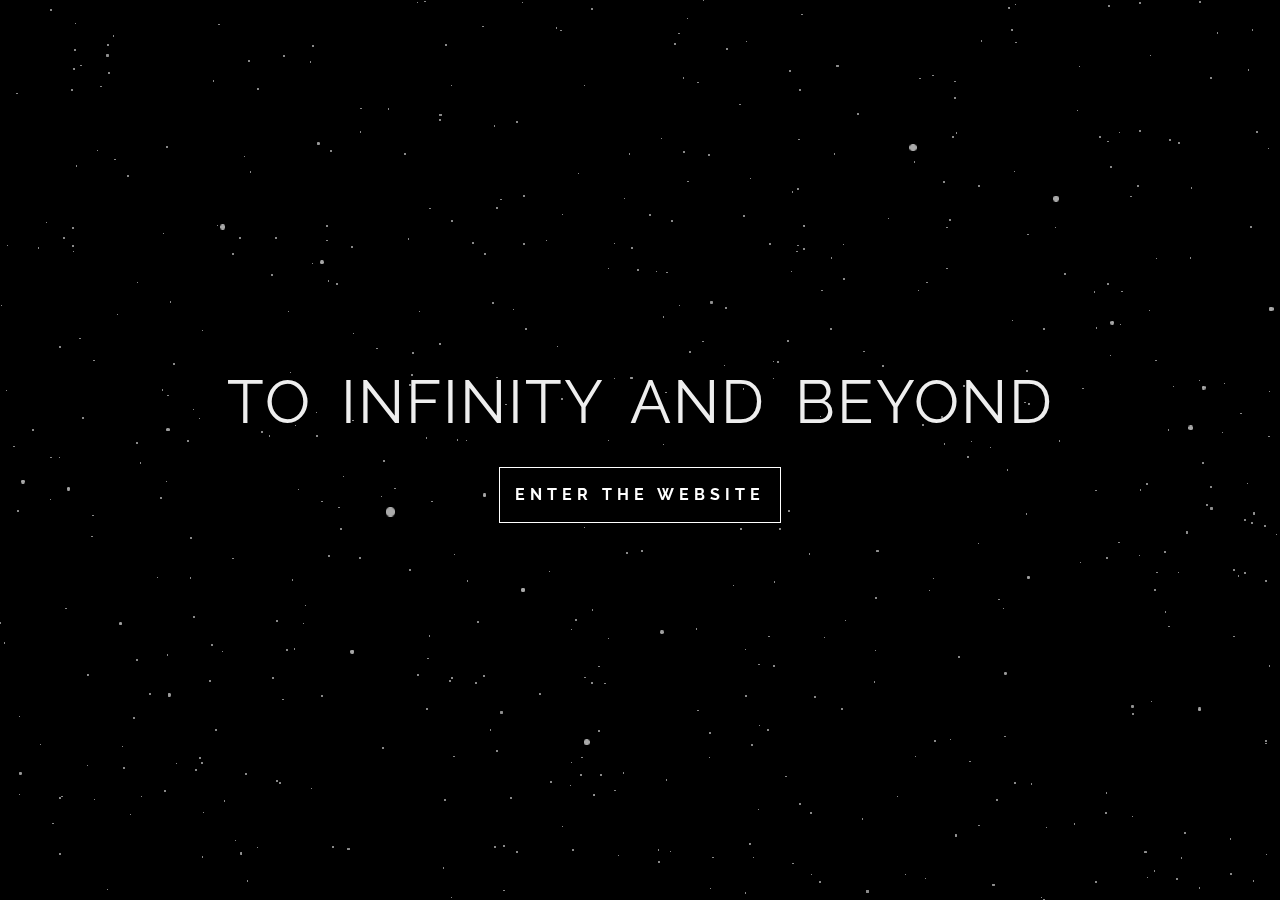
<file: index.html>
<!DOCTYPE html>
<html>
  <head>
    <meta charset=UTF-8 />
     <meta http-equiv="cache-control" content="no-cache" />
  <meta http-equiv="Pragma" content="no-cache" />
  <meta http-equiv="Expires" content="-1" />
    <link rel="stylesheet" type="text/css" href="assets/css/front.css" />
    <link href="assets/img/astro1.ico" rel="icon">
    <link href="https://fonts.googleapis.com/css?family=Raleway&display=swap" rel="stylesheet"> 
    <link rel="stylesheet" href="https://stackpath.bootstrapcdn.com/bootstrap/4.4.1/css/bootstrap.min.css" integrity="sha384-Vkoo8x4CGsO3+Hhxv8T/Q5PaXtkKtu6ug5TOeNV6gBiFeWPGFN9MuhOf23Q9Ifjh" crossorigin="anonymous">
  </head>
  <body>
    <div class="text-box mx-auto">
      <div class="heading">To Infinity and Beyond</div>
      <div class="button-wrapper">
          <a href="index1.html" class="button" >Enter the website</a>
      </div>
    </div>

    <script src="assets/js/three.min.js"></script>
    <script>
    let scene, camera, renderer, stars, starGeo;

    function init() {

      scene = new THREE.Scene();

      camera = new THREE.PerspectiveCamera(60,window.innerWidth / window.innerHeight, 1, 1000);
      camera.position.z = 1;
      camera.rotation.x = Math.PI/2;

      renderer = new THREE.WebGLRenderer();
      renderer.setSize(window.innerWidth, window.innerHeight);
      document.body.appendChild(renderer.domElement);

      starGeo = new THREE.Geometry();
      for(let i=0;i<6000;i++) {
        star = new THREE.Vector3(
          Math.random() * 600 - 300,
          Math.random() * 600 - 300,
          Math.random() * 600 - 300
        );
        star.velocity = 0;
        star.acceleration = 0.02;
        starGeo.vertices.push(star);
      }

      let sprite = new THREE.TextureLoader().load( 'assets/img/star.png' );
      let starMaterial = new THREE.PointsMaterial({
        color: 0xaaaaaa,
        size: 0.7,
        map: sprite
      });

      stars = new THREE.Points(starGeo,starMaterial);
      scene.add(stars);

      window.addEventListener("resize", onWindowResize, false);

      animate(); 
    }
    function onWindowResize() {
        camera.aspect = window.innerWidth / window.innerHeight;
        camera.updateProjectionMatrix();
        renderer.setSize(window.innerWidth, window.innerHeight);
      }
    function animate() {
      starGeo.vertices.forEach(p => {
        p.velocity += p.acceleration
        p.y -= p.velocity;
        
        if (p.y < -200) {
          p.y = 200;
          p.velocity = 0;
        }
      });
      starGeo.verticesNeedUpdate = true;
      stars.rotation.y +=0.002;
    
      renderer.render(scene, camera);
      requestAnimationFrame(animate);
    }
    init();
    
    </script>

  </body>
</html>
</file>
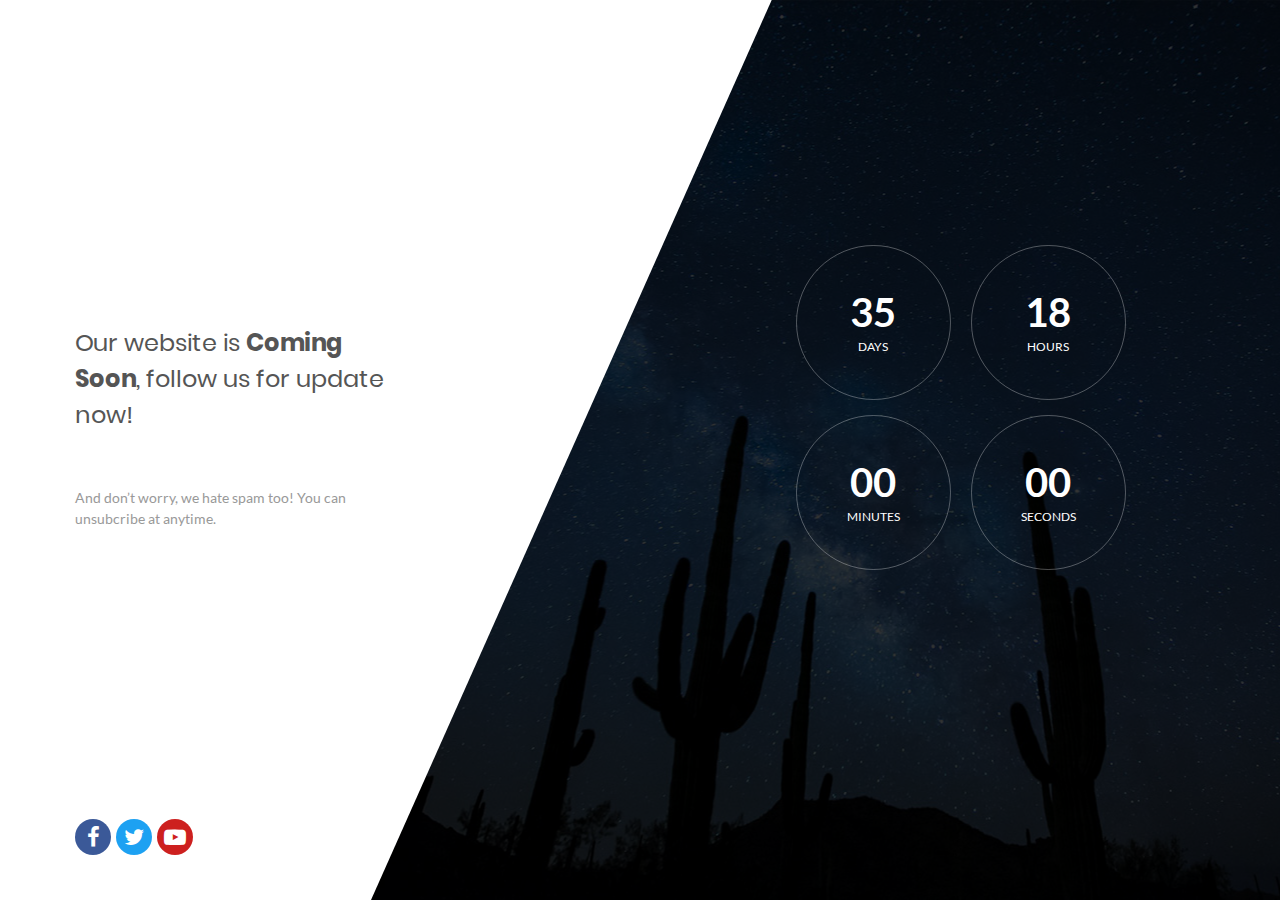
<file: maintanence/index.html>
<!DOCTYPE html>
<html lang="en">
<head>
	<title>Coming Soon</title>
	<meta charset="UTF-8">
	<meta name="viewport" content="width=device-width, initial-scale=1">
<!--===============================================================================================-->	
	<link rel="icon" type="image/png" href="images/icons/favicon.ico"/>
<!--===============================================================================================-->
	<link rel="stylesheet" type="text/css" href="vendor/bootstrap/css/bootstrap.min.css">
<!--===============================================================================================-->
	<link rel="stylesheet" type="text/css" href="fonts/font-awesome-4.7.0/css/font-awesome.min.css">
<!--===============================================================================================-->
	<link rel="stylesheet" type="text/css" href="vendor/animate/animate.css">
<!--===============================================================================================-->
	<link rel="stylesheet" type="text/css" href="vendor/select2/select2.min.css">
<!--===============================================================================================-->
	<link rel="stylesheet" type="text/css" href="css/util.css">
	<link rel="stylesheet" type="text/css" href="css/main.css">
<!--===============================================================================================-->
</head>
<body>
	
	
	<div class="size1 bg0 where1-parent">
		<!-- Coutdown -->
		<div class="flex-c-m bg-img1 size2 where1 overlay1 where2 respon2" style="background-image: url('images/bg01.jpg');">
			<div class="wsize2 flex-w flex-c-m cd100 js-tilt">
				<div class="flex-col-c-m size6 bor2 m-l-10 m-r-10 m-t-15">
					<span class="l2-txt1 p-b-9 days">1</span>
					<span class="s2-txt4">Days</span>
				</div>

				<div class="flex-col-c-m size6 bor2 m-l-10 m-r-10 m-t-15">
					<span class="l2-txt1 p-b-9 hours">17</span>
					<span class="s2-txt4">Hours</span>
				</div>

				<div class="flex-col-c-m size6 bor2 m-l-10 m-r-10 m-t-15">
					<span class="l2-txt1 p-b-9 minutes">50</span>
					<span class="s2-txt4">Minutes</span>
				</div>

				<div class="flex-col-c-m size6 bor2 m-l-10 m-r-10 m-t-15">
					<span class="l2-txt1 p-b-9 seconds">39</span>
					<span class="s2-txt4">Seconds</span>
				</div>
			</div>
		</div>
		
		<!-- Form -->
		<div class="size3 flex-col-sb flex-w p-l-75 p-r-75 p-t-45 p-b-45 respon1">
			<div class="wrap-pic1">
				
			</div>

			<div class="p-t-50 p-b-60">
				<p class="m1-txt1 p-b-36">
					Our website is <span class="m1-txt2">Coming Soon</span>, follow us for update now!
				</p>

			

				<p class="s2-txt3 p-t-18">
					And don’t worry, we hate spam too! You can unsubcribe at anytime.
				</p>
			</div>

			<div class="flex-w">
				<a href="#" class="flex-c-m size5 bg3 how1 trans-04 m-r-5">
					<i class="fa fa-facebook"></i>
				</a>

				<a href="#" class="flex-c-m size5 bg4 how1 trans-04 m-r-5">
					<i class="fa fa-twitter"></i>
				</a>

				<a href="#" class="flex-c-m size5 bg5 how1 trans-04 m-r-5">
					<i class="fa fa-youtube-play"></i>
				</a>
			</div>
		</div>
	</div>



	

<!--===============================================================================================-->	
	<script src="vendor/jquery/jquery-3.2.1.min.js"></script>
<!--===============================================================================================-->
	<script src="vendor/bootstrap/js/popper.js"></script>
	<script src="vendor/bootstrap/js/bootstrap.min.js"></script>
<!--===============================================================================================-->
	<script src="vendor/select2/select2.min.js"></script>
<!--===============================================================================================-->
	<script src="vendor/countdowntime/moment.min.js"></script>
	<script src="vendor/countdowntime/moment-timezone.min.js"></script>
	<script src="vendor/countdowntime/moment-timezone-with-data.min.js"></script>
	<script src="vendor/countdowntime/countdowntime.js"></script>
	<script>
		$('.cd100').countdown100({
			/*Set Endtime here*/
			/*Endtime must be > current time*/
			endtimeYear: 0,
			endtimeMonth: 0,
			endtimeDate: 35,
			endtimeHours: 18,
			endtimeMinutes: 0,
			endtimeSeconds: 0,
			timeZone: "" 
			// ex:  timeZone: "America/New_York"
			//go to " http://momentjs.com/timezone/ " to get timezone
		});
	</script>
<!--===============================================================================================-->
	<script src="vendor/tilt/tilt.jquery.min.js"></script>
	<script >
		$('.js-tilt').tilt({
			scale: 1.1
		})
	</script>
<!--===============================================================================================-->
	<script src="js/main.js"></script>

</body>
</html>
</file>
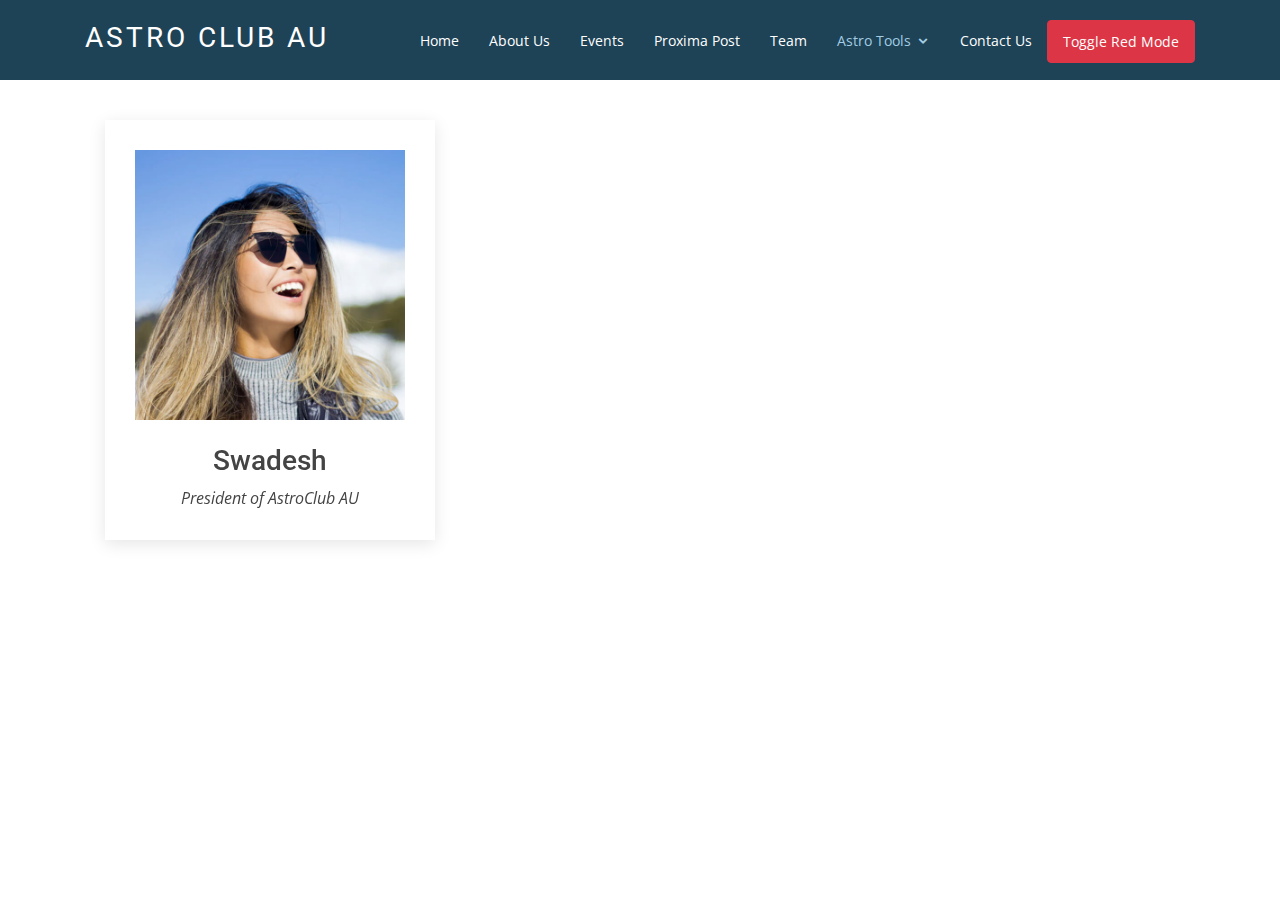
<file: members/index.html>
<!DOCTYPE html>
<html lang="en">

<head>
  <meta charset="utf-8">
  <meta content="width=device-width, initial-scale=1.0" name="viewport">

  <title>Events</title>
  <meta content="" name="description">
  <meta content="" name="keywords">
  <meta http-equiv="cache-control" content="no-cache" />
  <meta http-equiv="Pragma" content="no-cache" />
  <meta http-equiv="Expires" content="-1" />
  
  <!-- Favicons -->
    <link href="../assets/img/astro1.ico" rel="icon">
  <link href="../assets/img/apple-touch-icon.png" rel="apple-touch-icon">

  <!-- Google Fonts -->
  <link href="https://fonts.googleapis.com/css?family=Open+Sans:300,300i,400,400i,600,600i,700,700i|Roboto:300,300i,400,400i,500,500i,700,700i&display=swap" rel="stylesheet">

  <!-- Vendor CSS Files -->
  <link href="../assets/vendor/bootstrap/css/bootstrap.min.css" rel="stylesheet">
  <link href="../assets/vendor/animate.css/animate.min.css" rel="stylesheet">
  <link href="../assets/vendor/icofont/icofont.min.css" rel="stylesheet">
  <link href="../assets/vendor/boxicons/css/boxicons.min.css" rel="stylesheet">
  <link href="../assets/vendor/venobox/venobox.css" rel="stylesheet">
  <link href="../assets/vendor/owl.carousel/assets/owl.carousel.min.css" rel="stylesheet">
  <link href="../assets/vendor/aos/aos.css" rel="stylesheet">

  <!-- Template Main CSS File -->
  <link href="../assets/css/style.css" rel="stylesheet">

</head>

<body>

       <!-- ======= Header ======= -->
 <header id='header' class='fixed-top'>
  <style>
      @media screen and (max-width: 1199px) {
        .d-cus-none{
        display: none !important;
        /* visibility: hidden; */
        left: -9999px !important;
        }
        .d-lg-none{
          display: block !important;
        }
      }

    </style>
    <div class='container'>
      <div class='logo float-left'>
        <h1 class='text-light'><a href='index1.html'><span>Astro Club AU</span></a></h1>

      </div>

      <nav class='nav-menu float-right d-cus-none'>
        <ul>
          <li id='h'><a href='/index1.html'>Home</a></li>
          <li id='a'><a href='/about.html'>About Us</a></li>
          <li id='e'><a href='/events.html'>Events</a></li>
          <li id='p'><a href='/blog.html'>Proxima Post</a></li>
          <li id='t'><a href='/team.html'>Team</a></li>
          <li class='drop-down' id='at'><a href=''>Astro Tools</a>
            <ul>
              <li><a href='/apod.html'>APOD</a></li>
              <li><a href='/stellarium.html'>Stellarium</a></li>
              <li><a href='/solar.html'>Solar System</a></li>
              <li><a href='/star-chart.html'>Cosmic Planisphere</a></li>
              <li><a href='/calendar.html'>Yearly Events</a></li>
            </ul>
          </li>
          <li id='c'><a href='/contact.html'>Contact Us</a></li>
          <li><a href='javascript:;' class='btn btn-danger spl' id='but' onclick='red_mode()'>Toggle Red Mode</a></li>
        </ul>
      </nav><!-- .nav-menu -->

    </div>
  </header><!-- End Header -->


  <main id="main">    
      <!-- ======= Blog Section ======= -->
      <section class="blog" data-aos="fade-up" data-aos-easing="ease-in-out" data-aos-duration="500">
        <div class="container">
  
          <div class="row justify-content-start">
            <div class="col-lg-4">
              <div class="sidebar" style="text-align: center;">
                <img src="../assets/img/blog-author.jpg"><br><br>
                <h3 >Swadesh</h3>
                <i>President of AstroClub AU</i>
        
                </div>
                <!-- End sidebar search formn -->
                </div>
                <!-- End sidebar categories-->

            <div class="col-lg-8 entries" id="tblog">
               
            </div>
              
          
            </div><!-- End blog entries list -->
  
        
  
          </div><!-- End .row -->
  
        </div><!-- End .container -->
  
      </section><!-- End Blog Section -->
  </main><!-- End #main -->

  
  <a href="#" class="back-to-top"><i class="icofont-simple-up"></i></a>

  <!-- Vendor JS Files -->
  <script src="../assets/vendor/jquery/jquery.min.js"></script>
  <script src="../assets/vendor/bootstrap/js/bootstrap.bundle.min.js"></script>
  <script src="../assets/vendor/jquery.easing/jquery.easing.min.js"></script>
  <script src="../assets/vendor/php-email-form/validate.js"></script>
  <script src="../assets/vendor/venobox/venobox.min.js"></script>
  <script src="../assets/vendor/waypoints/jquery.waypoints.min.js"></script>
  <script src="../assets/vendor/counterup/counterup.min.js"></script>
  <script src="../assets/vendor/owl.carousel/owl.carousel.min.js"></script>
  <script src="../assets/vendor/isotope-layout/isotope.pkgd.min.js"></script>
  <script src="../assets/vendor/aos/aos.js"></script>


  <!-- Template Main JS File -->
  <script src="../assets/js/main.js"></script>
  <script src="../assets/js/events.js"></script>
  <script type="text/javascript" src="../assets/js/red.js"></script>
  <script src="../assets/js/loadContent.js" type="text/javascript"></script>
  <script src="load.js" type="text/javascript"></script>
   <script>
    $(document).ready(function() {
      $('li.active').removeClass('active');
      $('#at').closest('li').addClass('active');
      console.log(location.pathname);
    });
    var filter = localStorage.filter;
    if(filter) {
      document.getElementsByTagName('html')[0].style.filter = filter;
    }
  </script>
</body>

</html>
</file>
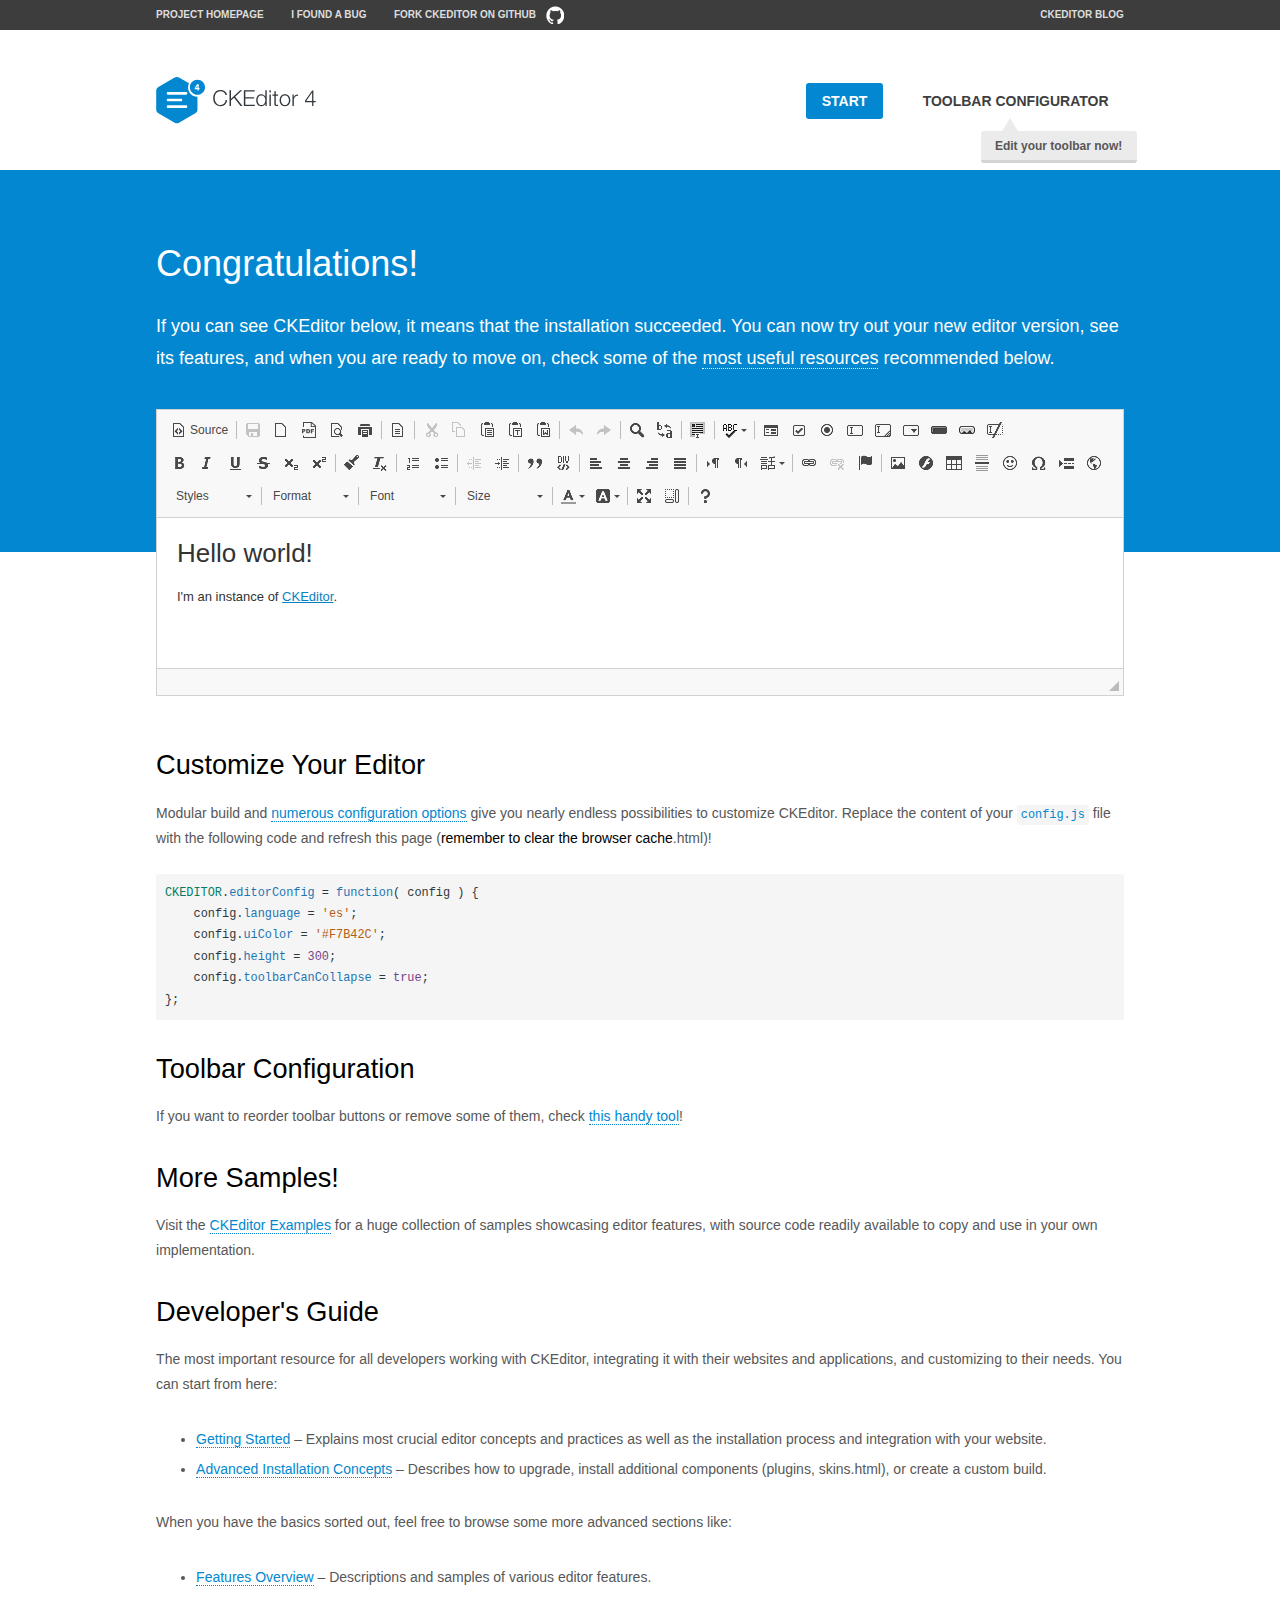
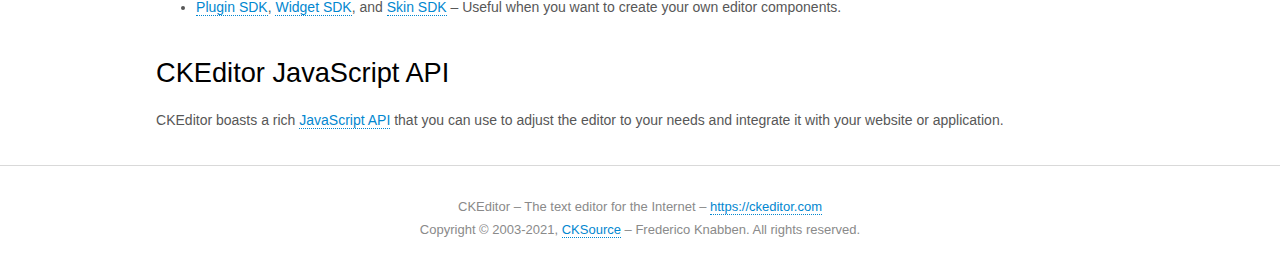
<file: assets/ckeditor/samples/index.html>
<!DOCTYPE html>
<!--
Copyright (c) 2003-2021, CKSource - Frederico Knabben. All rights reserved.
For licensing, see LICENSE.md or https://ckeditor.com/legal/ckeditor-oss-license
-->
<html lang="en">
<head>
	<meta charset="utf-8">
	<title>CKEditor Sample</title>
	<script src="../ckeditor.js"></script>
	<script src="js/sample.js"></script>
	<link rel="stylesheet" href="css/samples.css">
	<link rel="stylesheet" href="toolbarconfigurator/lib/codemirror/neo.css">
	<meta name="viewport" content="width=device-width,initial-scale=1">
	<meta name="description" content="Try the latest sample of CKEditor 4 and learn more about customizing your WYSIWYG editor with endless possibilities.">
</head>
<body id="main">

<nav class="navigation-a">
	<div class="grid-container">
		<ul class="navigation-a-left grid-width-70">
			<li><a href="https://ckeditor.com/ckeditor-4/">Project Homepage</a></li>
			<li><a href="https://github.com/ckeditor/ckeditor4/issues">I found a bug</a></li>
			<li><a href="https://github.com/ckeditor/ckeditor4" class="icon-pos-right icon-navigation-a-github">Fork CKEditor on GitHub</a></li>
		</ul>
		<ul class="navigation-a-right grid-width-30">
			<li><a href="https://ckeditor.com/blog/">CKEditor Blog</a></li>
		</ul>
	</div>
</nav>

<header class="header-a">
	<div class="grid-container">
		<h1 class="header-a-logo grid-width-30">
			<a href="index.html"><img src="img/logo.svg" onerror="this.src='img/logo.png'; this.onerror=null;" alt="CKEditor Sample"></a>
		</h1>

		<nav class="navigation-b grid-width-70">
			<ul>
				<li><a href="index.html" class="button-a button-a-background">Start</a></li>
				<li><a href="toolbarconfigurator/index.html" class="button-a">Toolbar configurator <span class="balloon-a balloon-a-nw">Edit your toolbar now!</span></a></li>
			</ul>
		</nav>
	</div>
</header>

<main>
	<div class="adjoined-top">
		<div class="grid-container">
			<div class="content grid-width-100">
				<h1>Congratulations!</h1>
				<p>
					If you can see CKEditor below, it means that the installation succeeded.
					You can now try out your new editor version, see its features, and when you are ready to move on, check some of the <a href="#sample-customize">most useful resources</a> recommended below.
				</p>
			</div>
		</div>
	</div>
	<div class="adjoined-bottom">
		<div class="grid-container">
			<div class="grid-width-100">
				<div id="editor">
					<h1>Hello world!</h1>
					<p>I'm an instance of <a href="https://ckeditor.com">CKEditor</a>.</p>
				</div>
			</div>
		</div>
	</div>

	<div class="grid-container">
		<div class="content grid-width-100">
			<section id="sample-customize">
				<h2>Customize Your Editor</h2>
				<p>Modular build and <a href="https://ckeditor.com/docs/ckeditor4/latest/guide/dev_configuration.html">numerous configuration options</a> give you nearly endless possibilities to customize CKEditor. Replace the content of your <code><a href="../config.js">config.js</a></code> file with the following code and refresh this page (<strong>remember to clear the browser cache</strong>.html)!</p>
		<pre class="cm-s-neo CodeMirror"><code><span style="padding-right: 0.1px;"><span class="cm-variable">CKEDITOR</span>.<span class="cm-property">editorConfig</span> <span class="cm-operator">=</span> <span class="cm-keyword">function</span>( <span class="cm-def">config</span> ) {</span>
<span style="padding-right: 0.1px;"><span class="cm-tab">	</span><span class="cm-variable-2">config</span>.<span class="cm-property">language</span> <span class="cm-operator">=</span> <span class="cm-string">'es'</span>;</span>
<span style="padding-right: 0.1px;"><span class="cm-tab">	</span><span class="cm-variable-2">config</span>.<span class="cm-property">uiColor</span> <span class="cm-operator">=</span> <span class="cm-string">'#F7B42C'</span>;</span>
<span style="padding-right: 0.1px;"><span class="cm-tab">	</span><span class="cm-variable-2">config</span>.<span class="cm-property">height</span> <span class="cm-operator">=</span> <span class="cm-number">300</span>;</span>
<span style="padding-right: 0.1px;"><span class="cm-tab">	</span><span class="cm-variable-2">config</span>.<span class="cm-property">toolbarCanCollapse</span> <span class="cm-operator">=</span> <span class="cm-atom">true</span>;</span>
<span style="padding-right: 0.1px;">};</span></code></pre>
			</section>

			<section>
				<h2>Toolbar Configuration</h2>
				<p>If you want to reorder toolbar buttons or remove some of them, check <a href="toolbarconfigurator/index.html">this handy tool</a>!</p>
			</section>

			<section>
				<h2>More Samples!</h2>
				<p>Visit the <a href="https://ckeditor.com/docs/ckeditor4/latest/examples/index.html">CKEditor Examples</a> for a huge collection of samples showcasing editor features, with source code readily available to copy and use in your own implementation.</p>
			</section>

			<section>
				<h2>Developer's Guide</h2>
				<p>The most important resource for all developers working with CKEditor, integrating it with their websites and applications, and customizing to their needs. You can start from here:</p>
				<ul>
					<li><a href="https://ckeditor.com/docs/ckeditor4/latest/guide/dev_installation.html">Getting Started</a> &ndash; Explains most crucial editor concepts and practices as well as the installation process and integration with your website.</li>
					<li><a href="https://ckeditor.com/docs/ckeditor4/latest/guide/dev_advanced_installation.html">Advanced Installation Concepts</a> &ndash; Describes how to upgrade, install additional components (plugins, skins.html), or create a custom build.</li>
				</ul>
					<p>When you have the basics sorted out, feel free to browse some more advanced sections like:</p>
				<ul>
					<li><a href="https://ckeditor.com/docs/ckeditor4/latest/features/index.html">Features Overview</a> &ndash; Descriptions and samples of various editor features.</li>
					<li><a href="https://ckeditor.com/docs/ckeditor4/latest/guide/plugin_sdk_intro.html">Plugin SDK</a>, <a href="https://ckeditor.com/docs/ckeditor4/latest/guide/widget_sdk_intro.html">Widget SDK</a>, and <a href="https://ckeditor.com/docs/ckeditor4/latest/guide/skin_sdk_intro.html">Skin SDK</a> &ndash; Useful when you want to create your own editor components.</li>
				</ul>
			</section>

			<section>
				<h2>CKEditor JavaScript API</h2>
				<p>CKEditor boasts a rich <a href="https://ckeditor.com/docs/ckeditor4/latest/api/index.html">JavaScript API</a> that you can use to adjust the editor to your needs and integrate it with your website or application.</p>
			</section>
		</div>
	</div>
</main>

<footer class="footer-a grid-container">
	<div class="grid-container">
		<p class="grid-width-100">
			CKEditor &ndash; The text editor for the Internet &ndash; <a class="samples" href="https://ckeditor.com/">https://ckeditor.com</a>
		</p>
		<p class="grid-width-100" id="copy">
			Copyright &copy; 2003-2021, <a class="samples" href="https://cksource.com/">CKSource</a> &ndash; Frederico Knabben. All rights reserved.
		</p>
	</div>
</footer>
<script>
	initSample();
</script>

</body>
</html>
</file>
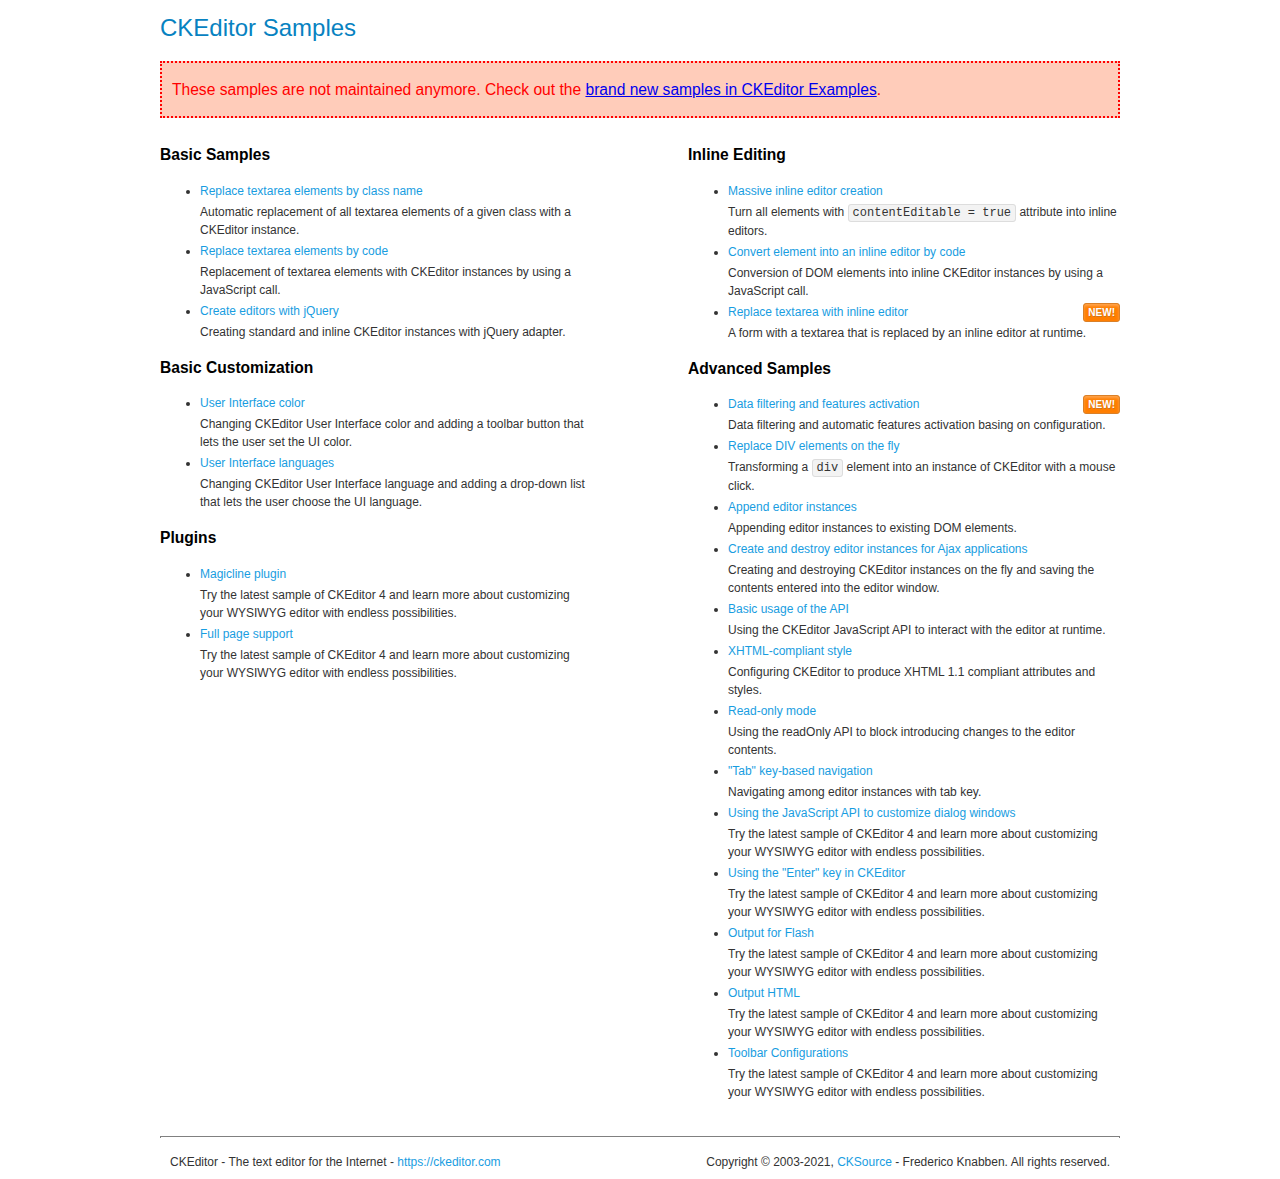
<file: assets/ckeditor/samples/old/index.html>
<!DOCTYPE html>
<!--
Copyright (c) 2003-2021, CKSource - Frederico Knabben. All rights reserved.
For licensing, see LICENSE.md or https://ckeditor.com/legal/ckeditor-oss-license
-->
<html lang="en">
<head>
	<meta charset="utf-8">
	<title>CKEditor Samples</title>
	<link rel="stylesheet" href="sample.css">
	<meta name="description" content="Try the latest sample of CKEditor 4 and learn more about customizing your WYSIWYG editor with endless possibilities.">
</head>
<body>
	<h1 class="samples">
		CKEditor Samples
	</h1>
	<div class="warning deprecated">
		These samples are not maintained anymore. Check out the <a href="https://ckeditor.com/docs/ckeditor4/latest/examples/index.html">brand new samples in CKEditor Examples</a>.
	</div>
	<div class="twoColumns">
		<div class="twoColumnsLeft">
			<h2 class="samples">
				Basic Samples
			</h2>
			<dl class="samples">
				<dt><a class="samples" href="replacebyclass.html">Replace textarea elements by class name</a></dt>
				<dd>Automatic replacement of all textarea elements of a given class with a CKEditor instance.</dd>

				<dt><a class="samples" href="replacebycode.html">Replace textarea elements by code</a></dt>
				<dd>Replacement of textarea elements with CKEditor instances by using a JavaScript call.</dd>

				<dt><a class="samples" href="jquery.html">Create editors with jQuery</a></dt>
				<dd>Creating standard and inline CKEditor instances with jQuery adapter.</dd>
			</dl>

			<h2 class="samples">
				Basic Customization
			</h2>
			<dl class="samples">
				<dt><a class="samples" href="uicolor.html">User Interface color</a></dt>
				<dd>Changing CKEditor User Interface color and adding a toolbar button that lets the user set the UI color.</dd>

				<dt><a class="samples" href="uilanguages.html">User Interface languages</a></dt>
				<dd>Changing CKEditor User Interface language and adding a drop-down list that lets the user choose the UI language.</dd>
			</dl>


			<h2 class="samples">Plugins</h2>
<dl class="samples">
<dt><a class="samples" href="magicline/magicline.html">Magicline plugin</a></dt>
<dd>Try the latest sample of CKEditor 4 and learn more about customizing your WYSIWYG editor with endless possibilities.</dd>

<dt><a class="samples" href="wysiwygarea/fullpage.html">Full page support</a></dt>
<dd>Try the latest sample of CKEditor 4 and learn more about customizing your WYSIWYG editor with endless possibilities.</dd>
</dl>
		</div>
		<div class="twoColumnsRight">
			<h2 class="samples">
				Inline Editing
			</h2>
			<dl class="samples">
				<dt><a class="samples" href="inlineall.html">Massive inline editor creation</a></dt>
				<dd>Turn all elements with <code>contentEditable = true</code> attribute into inline editors.</dd>

				<dt><a class="samples" href="inlinebycode.html">Convert element into an inline editor by code</a></dt>
				<dd>Conversion of DOM elements into inline CKEditor instances by using a JavaScript call.</dd>

				<dt><a class="samples" href="inlinetextarea.html">Replace textarea with inline editor</a> <span class="new">New!</span></dt>
				<dd>A form with a textarea that is replaced by an inline editor at runtime.</dd>

				
			</dl>

			<h2 class="samples">
				Advanced Samples
			</h2>
			<dl class="samples">
				<dt><a class="samples" href="datafiltering.html">Data filtering and features activation</a> <span class="new">New!</span></dt>
				<dd>Data filtering and automatic features activation basing on configuration.</dd>

				<dt><a class="samples" href="divreplace.html">Replace DIV elements on the fly</a></dt>
				<dd>Transforming a <code>div</code> element into an instance of CKEditor with a mouse click.</dd>

				<dt><a class="samples" href="appendto.html">Append editor instances</a></dt>
				<dd>Appending editor instances to existing DOM elements.</dd>

				<dt><a class="samples" href="ajax.html">Create and destroy editor instances for Ajax applications</a></dt>
				<dd>Creating and destroying CKEditor instances on the fly and saving the contents entered into the editor window.</dd>

				<dt><a class="samples" href="api.html">Basic usage of the API</a></dt>
				<dd>Using the CKEditor JavaScript API to interact with the editor at runtime.</dd>

				<dt><a class="samples" href="xhtmlstyle.html">XHTML-compliant style</a></dt>
				<dd>Configuring CKEditor to produce XHTML 1.1 compliant attributes and styles.</dd>

				<dt><a class="samples" href="readonly.html">Read-only mode</a></dt>
				<dd>Using the readOnly API to block introducing changes to the editor contents.</dd>

				<dt><a class="samples" href="tabindex.html">"Tab" key-based navigation</a></dt>
				<dd>Navigating among editor instances with tab key.</dd>


				
<dt><a class="samples" href="dialog/dialog.html">Using the JavaScript API to customize dialog windows</a></dt>
<dd>Try the latest sample of CKEditor 4 and learn more about customizing your WYSIWYG editor with endless possibilities.</dd>

<dt><a class="samples" href="enterkey/enterkey.html">Using the &quot;Enter&quot; key in CKEditor</a></dt>
<dd>Try the latest sample of CKEditor 4 and learn more about customizing your WYSIWYG editor with endless possibilities.</dd>

<dt><a class="samples" href="htmlwriter/outputforflash.html">Output for Flash</a></dt>
<dd>Try the latest sample of CKEditor 4 and learn more about customizing your WYSIWYG editor with endless possibilities.</dd>

<dt><a class="samples" href="htmlwriter/outputhtml.html">Output HTML</a></dt>
<dd>Try the latest sample of CKEditor 4 and learn more about customizing your WYSIWYG editor with endless possibilities.</dd>

<dt><a class="samples" href="toolbar/toolbar.html">Toolbar Configurations</a></dt>
<dd>Try the latest sample of CKEditor 4 and learn more about customizing your WYSIWYG editor with endless possibilities.</dd>

			</dl>
		</div>
	</div>
	<div id="footer">
		<hr>
		<p>
			CKEditor - The text editor for the Internet - <a class="samples" href="https://ckeditor.com/">https://ckeditor.com</a>
		</p>
		<p id="copy">
			Copyright &copy; 2003-2021, <a class="samples" href="https://cksource.com/">CKSource</a> - Frederico Knabben. All rights reserved.
		</p>
	</div>
</body>
</html>
</file>
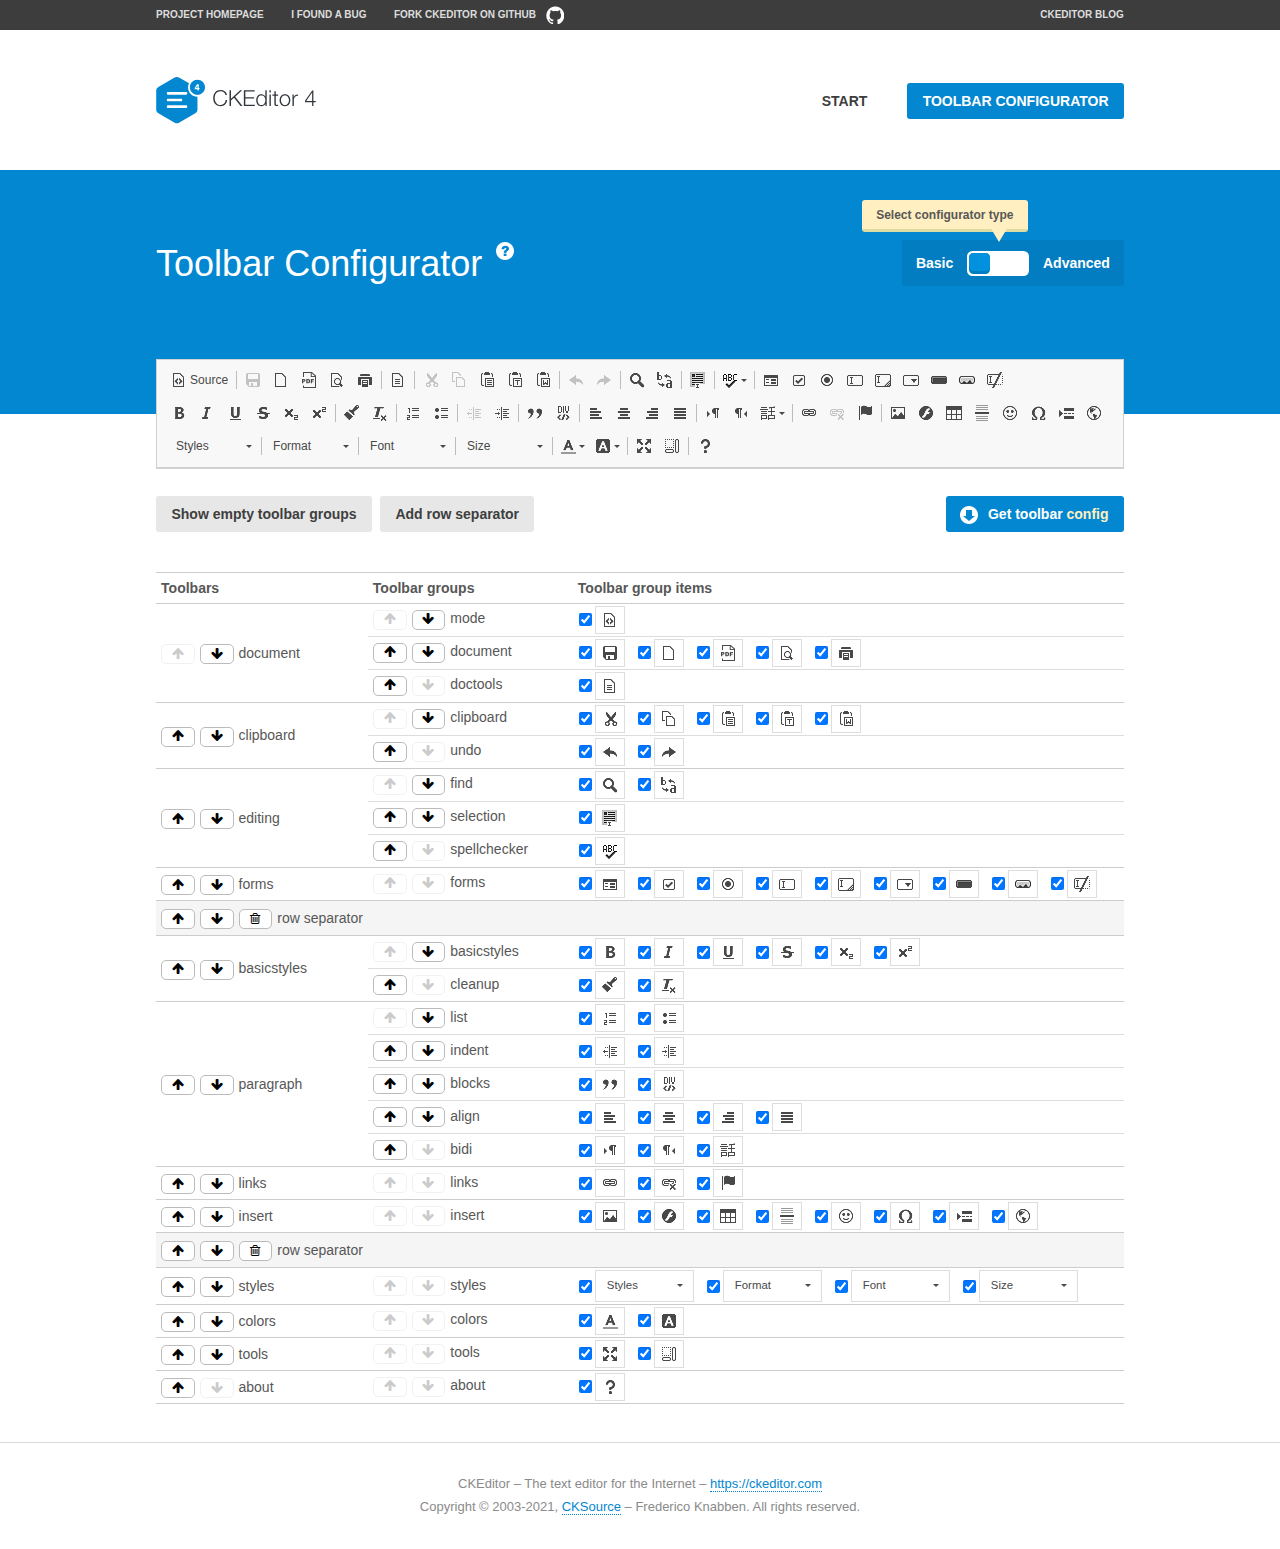
<file: assets/ckeditor/samples/toolbarconfigurator/index.html>
<!DOCTYPE html>
<!--
Copyright (c) 2003-2021, CKSource - Frederico Knabben. All rights reserved.
For licensing, see LICENSE.md or https://ckeditor.com/legal/ckeditor-oss-license
-->
<!--[if IE 8]><html class="ie8"><![endif]-->
<!--[if gt IE 8]><html><![endif]-->
<!--[if !IE]><!--><html lang="en"><!--<![endif]-->
<head>
	<meta charset="utf-8">
	<title>Toolbar Configurator</title>
	<script src="../../ckeditor.js"></script>
	<script>
		if ( CKEDITOR.env.ie && CKEDITOR.env.version < 9 )
			CKEDITOR.tools.enableHtml5Elements( document );
	</script>
	<link rel="stylesheet" href="lib/codemirror/codemirror.css">
	<link rel="stylesheet" href="lib/codemirror/show-hint.css">
	<link rel="stylesheet" href="lib/codemirror/neo.css">
	<link rel="stylesheet" href="css/fontello.css">
	<link rel="stylesheet" href="../css/samples.css">
	<meta name="description" content="Try the latest sample of CKEditor 4 and learn more about customizing your WYSIWYG editor with endless possibilities.">
</head>
<body id="toolbar">

<nav class="navigation-a">
	<div class="grid-container">
		<ul class="navigation-a-left grid-width-70">
			<li><a href="https://ckeditor.com/ckeditor-4/">Project Homepage</a></li>
			<li><a href="https://github.com/ckeditor/ckeditor4/issues">I found a bug</a></li>
			<li><a href="https://github.com/ckeditor/ckeditor4" class="icon-pos-right icon-navigation-a-github">Fork CKEditor on GitHub</a></li>
		</ul>
		<ul class="navigation-a-right grid-width-30">
			<li><a href="https://ckeditor.com/blog/">CKEditor Blog</a></li>
		</ul>
	</div>
</nav>

<header class="header-a">
	<div class="grid-container">
		<h1 class="header-a-logo grid-width-30">
			<a href="../index.html"><img src="../img/logo.svg" onerror="this.src='../img/logo.png'; this.onerror=null;" alt="CKEditor Logo"></a>
		</h1>
		<nav class="navigation-b grid-width-70">
			<ul>
				<li><a href="../index.html"  class="button-a">Start</a></li>
				<li><a href="index.html"  class="button-a button-a-background">Toolbar configurator</a></li>
			</ul>
		</nav>
	</div>
</header>

<main>
	<div class="adjoined-top">
		<div class="grid-container">
			<div class="content grid-width-100">
				<div class="grid-container-nested">
					<h1 class="grid-width-60">
						Toolbar Configurator
						<a href="#help-content" type="button" title="Configurator help" id="help" class="button-a button-a-background button-a-no-text icon-pos-left icon-question-mark">Help</a>
					</h1>

					<div class="grid-width-40 grid-switch-magic">
						<div class="switch">
							<span class="balloon-a balloon-a-se">Select configurator type</span>
							<input type="radio" name="radio" data-num="1" id="radio-basic" />
							<input type="radio" name="radio" data-num="2" id="radio-advanced" />
							<label data-for="1" for="radio-basic">Basic</label>
							<span class="switch-inner">
								<span class="handler"></span>
							</span>
							<label data-for="2" for="radio-advanced">Advanced</label>
						</div>
					</div>
				</div>
			</div>
		</div>
	</div>
	<div class="adjoined-bottom">
		<div class="grid-container">
			<div class="grid-width-100">
				<div class="editors-container">
					<div id="editor-basic"></div>
					<div id="editor-advanced"></div>
				</div>
			</div>
		</div>
	</div>

	<div class="grid-container configurator">
		<div class="content grid-width-100">
			<div class="configurator">
				<div>
					<div id="toolbarModifierWrapper"></div>
				</div>
			</div>
		</div>
	</div>

	<div id="help-content">
		<div class="grid-container">
			<div class="grid-width-100">
				<h2>What Am I Doing Here?</h2>

				<div class="grid-container grid-container-nested">
					<div class="basic">
						<div class="grid-width-50">
							<p>Arrange <a href="https://ckeditor.com/docs/ckeditor4/latest/api/CKEDITOR_config.html#cfg-toolbarGroups">toolbar groups</a>, toggle <a href="https://ckeditor.com/docs/ckeditor4/latest/api/CKEDITOR_config.html#cfg-removeButtons">button visibility</a> according to your needs and get your toolbar configuration.</p>
							<p>You can replace the content of the <a href="../../config.js"><code>config.js</code></a> file with the generated configuration. If you already set some configuration options you will need to merge both configurations.</p>
						</div>
						<div class="grid-width-50">
							<p>Read more about different ways of <a href="https://ckeditor.com/docs/ckeditor4/latest/guide/dev_configuration.html">setting configuration</a> and do not forget about <strong>clearing browser cache</strong>.</p>
							<p>Arranging toolbar groups is the recommended way of configuring the toolbar, but if you need more freedom you can use the <a href="#advanced">advanced configurator</a>.</p>
						</div>
					</div>
					<div class="advanced" style="display: none;">
						<div class="grid-width-50">
							<p>With this code editor you can edit your <a href="https://ckeditor.com/docs/ckeditor4/latest/api/CKEDITOR_config.html#cfg-toolbar">toolbar configuration</a> live.</p>
							<p>You can replace the content of the <a href="../../config.js"><code>config.js</code></a> file with the generated configuration. If you already set some configuration options you will need to merge both configurations.</p>
						</div>
						<div class="grid-width-50">
							<p>Read more about different ways of <a href="https://ckeditor.com/docs/ckeditor4/latest/guide/dev_configuration.html">setting configuration</a> and do not forget about <strong>clearing browser cache</strong>.</p>
						</div>
					</div>
				</div>

				<p class="grid-container grid-container-nested">
					<button type="button" class="help-content-close grid-width-100 button-a button-a-background">Got it. Let's play!</button>
				</p>
			</div>
		</div>
	</div>
</main>

<footer class="footer-a grid-container">
	<p class="grid-width-100">
		CKEditor &ndash; The text editor for the Internet &ndash; <a class="samples" href="https://ckeditor.com/">https://ckeditor.com</a>
	</p>
	<p class="grid-width-100" id="copy">
		Copyright &copy; 2003-2021, <a class="samples" href="https://cksource.com/">CKSource</a> &ndash; Frederico Knabben. All rights reserved.
	</p>
</footer>

<script src="lib/codemirror/codemirror.js"></script>
<script src="lib/codemirror/javascript.js"></script>
<script src="lib/codemirror/show-hint.js"></script>

<script src="js/fulltoolbareditor.js"></script>
<script src="js/abstracttoolbarmodifier.js"></script>
<script src="js/toolbarmodifier.js"></script>
<script src="js/toolbartextmodifier.js"></script>
<script src="../js/sf.js"></script>

<script>
	( function() {
		'use strict';

		var mode = ( window.location.hash.substr( 1 ) === 'advanced' ) ? 'advanced' : 'basic',
			configuratorSection = CKEDITOR.document.findOne( 'main > .grid-container.configurator' ),
			basicInstruction = CKEDITOR.document.findOne( '#help-content .basic' ),
			advancedInstruction = CKEDITOR.document.findOne( '#help-content .advanced' ),

			// Configurator mode switcher.
			modeSwitchBasic = CKEDITOR.document.getById( 'radio-basic' ),
			modeSwitchAdvanced = CKEDITOR.document.getById( 'radio-advanced' );

		// Initial setup
		function updateSwitcher() {
			if ( mode === 'advanced' ) {
				modeSwitchAdvanced.$.checked = true;
			} else {
				modeSwitchBasic.$.checked = true;
			}
		}

		updateSwitcher();

		CKEDITOR.document.getWindow().on( 'hashchange', function( e ) {
			var hash = window.location.hash.substr( 1 );
			if ( !( hash === 'advanced' || hash === 'basic' ) ) {
				return;
			}
			mode = hash;
			onToolbarsDone( mode );
		} );

		CKEDITOR.document.getWindow().on( 'resize', function() {
			updateToolbar( ( mode === 'basic' ? toolbarModifier : toolbarTextModifier )[ 'editorInstance' ] );
		} );

		function onRefresh( modifier ) {
			modifier = modifier || this;

			if ( mode === 'basic' && modifier instanceof ToolbarConfigurator.ToolbarTextModifier ) {
				return;
			}

			// CodeMirror container becomes visible, so we need to refresh and to avoid rendering problems.
			if ( mode === 'advanced' && modifier instanceof ToolbarConfigurator.ToolbarTextModifier ) {
				modifier.codeContainer.refresh();
			}

			updateToolbar( modifier.editorInstance );
		}

		function updateToolbar( editor ) {
			var editorContainer = editor.container;

			// Not always editor is loaded.
			if ( !editorContainer ) {
				return;
			}

			var displayStyle = editorContainer.getStyle( 'display' );

			editorContainer.setStyle( 'display', 'block' );

			var newHeight = editorContainer.getSize( 'height' );

			var newMarginTop = parseInt( editorContainer.getComputedStyle( 'margin-top' ), 10 );
			newMarginTop = ( isNaN( newMarginTop ) ? 0 : Number( newMarginTop ) );

			var newMarginBottom = parseInt( editorContainer.getComputedStyle( 'margin-bottom' ), 10 );
			newMarginBottom = ( isNaN( newMarginBottom ) ? 0 : Number( newMarginBottom ) );

			var result = newHeight + newMarginTop + newMarginBottom;

			editorContainer.setStyle( 'display', displayStyle );

			editor.container.getAscendant( 'div' ).setStyle( 'height', result + 'px' );
		}

		var toolbarModifier = new ToolbarConfigurator.ToolbarModifier( 'editor-basic' );

		var done = 0;
		toolbarModifier.init( onToolbarInit );
		toolbarModifier.onRefresh = onRefresh;

		CKEDITOR.document.getById( 'toolbarModifierWrapper' ).append( toolbarModifier.mainContainer );

		var toolbarTextModifier = new ToolbarConfigurator.ToolbarTextModifier( 'editor-advanced' );
		toolbarTextModifier.init( onToolbarInit );
		toolbarTextModifier.onRefresh = onRefresh;

		function onToolbarInit() {
			if ( ++done === 2 ) {
				onToolbarsDone();

				positionSticky.watch( CKEDITOR.document.findOne( '.toolbar' ), function() {
					return mode === 'advanced';
				} );
			}
		}

		function onToolbarsDone() {
			if ( mode === 'basic' ) {
				toggleModeBasic( false );
			} else {
				toggleModeAdvanced( false );
			}

			updateSwitcher();

			setTimeout( function() {
				CKEDITOR.document.findOne( '.editors-container' ).addClass( 'active' );
				CKEDITOR.document.findOne( '#toolbarModifierWrapper' ).addClass( 'active' );
			}, 200 );
		}

		CKEDITOR.document.getById( 'toolbarModifierWrapper' ).append( toolbarTextModifier.mainContainer );

		function toogleModeSwitch( onElement, offElement, onModifier, offModifier ) {
			onElement.addClass( 'fancy-button-active' );
			offElement.removeClass( 'fancy-button-active' );

			onModifier.showUI();
			offModifier.hideUI();
		}

		function toggleModeBasic( callOnRefresh ) {
			callOnRefresh = ( callOnRefresh !== false );
			mode = 'basic';
			window.location.hash = '#basic';
			toogleModeSwitch( modeSwitchBasic, modeSwitchAdvanced, toolbarModifier, toolbarTextModifier );

			configuratorSection.removeClass( 'freed-width' );
			basicInstruction.show();
			advancedInstruction.hide();

			callOnRefresh && onRefresh( toolbarModifier );
		}

		function toggleModeAdvanced( callOnRefresh ) {
			callOnRefresh = ( callOnRefresh !== false );
			mode = 'advanced';
			window.location.hash = '#advanced';
			toogleModeSwitch( modeSwitchAdvanced, modeSwitchBasic, toolbarTextModifier, toolbarModifier );

			configuratorSection.addClass( 'freed-width' );
			advancedInstruction.show();
			basicInstruction.hide();

			callOnRefresh && onRefresh( toolbarTextModifier );
		}

		modeSwitchBasic.on( 'click', toggleModeBasic );
		modeSwitchAdvanced.on( 'click', toggleModeAdvanced );

		//
		// Position:sticky for the toolbar.
		//

		// Will make elements behave like they were styled with position:sticky.
		var positionSticky = {
			// Store object: {
			// 		element: CKEDITOR.dom.element, // Element which will float.
			// 		placeholder: CKEDITOR.dom.element, // Placeholder which is place to prevent page bounce.
			// 		isFixed: boolean // Whether element float now.
			// }
			watched: [],

			active: [],

			staticContainer: null,

			init: function() {
				var element = CKEDITOR.dom.element.createFromHtml(
					'<div class="staticContainer">' +
						'<div class="grid-container" >' +
							'<div class="grid-width-100">' +
								'<div class="inner"></div>' +
							'</div>' +
						'</div>' +
					'</div>' );

				this.staticContainer = element.findOne( '.inner' );

				CKEDITOR.document.getBody().append( element );
			},

			watch: function( element, preventFunc ) {
				this.watched.push( {
					element: element,
					placeholder: new CKEDITOR.dom.element( 'div' ),
					isFixed: false,
					preventFunc: preventFunc
				} );
			},

			checkAll: function() {
				for ( var i = 0; i < this.watched.length; i++ ) {
					this.check( this.watched[ i ] );
				}
			},

			check: function( element ) {
				var isFixed = element.isFixed;
				var shouldBeFixed = this.shouldBeFixed( element );

				// Nothing to be done.
				if ( isFixed === shouldBeFixed ) {
					return;
				}

				var placeholder = element.placeholder;

				if ( isFixed ) {
					// Unfixing.

					element.element.insertBefore( placeholder );
					placeholder.remove();

					element.element.removeStyle( 'margin' );

					this.active.splice( CKEDITOR.tools.indexOf( this.active, element ), 1 );

				} else {
					// Fixing.
					placeholder.setStyle( 'width', element.element.getSize( 'width' ) + 'px' );
					placeholder.setStyle( 'height', element.element.getSize( 'height' ) + 'px' );
					placeholder.setStyle( 'margin-bottom', element.element.getComputedStyle( 'margin-bottom' ) );
					placeholder.setStyle( 'display', element.element.getComputedStyle( 'display' ) );
					placeholder.insertAfter( element.element );

					this.staticContainer.append( element.element );

					this.active.push( element );
				}

				element.isFixed = !element.isFixed;
			},

			shouldBeFixed: function( element ) {
				if ( element.preventFunc && element.preventFunc() ) {
					return false;
				}

				// If element is already fixed we are checking it's placeholder.
				var related = ( element.isFixed ? element.placeholder : element.element ),
					clientRect = related.$.getBoundingClientRect(),
					staticHeight = this.staticContainer.getSize('height' ),
					elemHeight = element.element.getSize( 'height' );

				if ( element.isFixed ) {
					return ( clientRect.top + elemHeight < staticHeight );
				} else {
					return ( clientRect.top < staticHeight );
				}
			}
		};

		positionSticky.init();

		CKEDITOR.document.getWindow().on( 'scroll',
			CKEDITOR.tools.eventsBuffer( 100, positionSticky.checkAll, positionSticky ).input
		);

		// Make the toolbar sticky.
		positionSticky.watch( CKEDITOR.document.findOne( '.editors-container' ) );

		// Help button and help-content.
		( function() {
			var helpButton = CKEDITOR.document.getById( 'help' ),
				helpContent = CKEDITOR.document.getById( 'help-content' );

			// Don't show help button on IE8 because it's unsupported by Pico Modal.
			if ( CKEDITOR.env.ie && CKEDITOR.env.version == 8 ) {
				helpButton.hide();
			} else {
				// Display help modal when the button is clicked.
				helpButton.on( 'click', function( evt ) {
					SF.modal( {
						// Clone modal content from DOM.
						content: helpContent.getHtml(),

						afterCreate: function( modal ) {
							// Enable modal content button to close the modal.
							new CKEDITOR.dom.element( modal.modalElem() ).findOne( '.help-content-close' ).once( 'click', modal.close );
						}
					} ).show();
				} );
			}
		} )();
	} )();
</script>
</body>
</html>
</file>
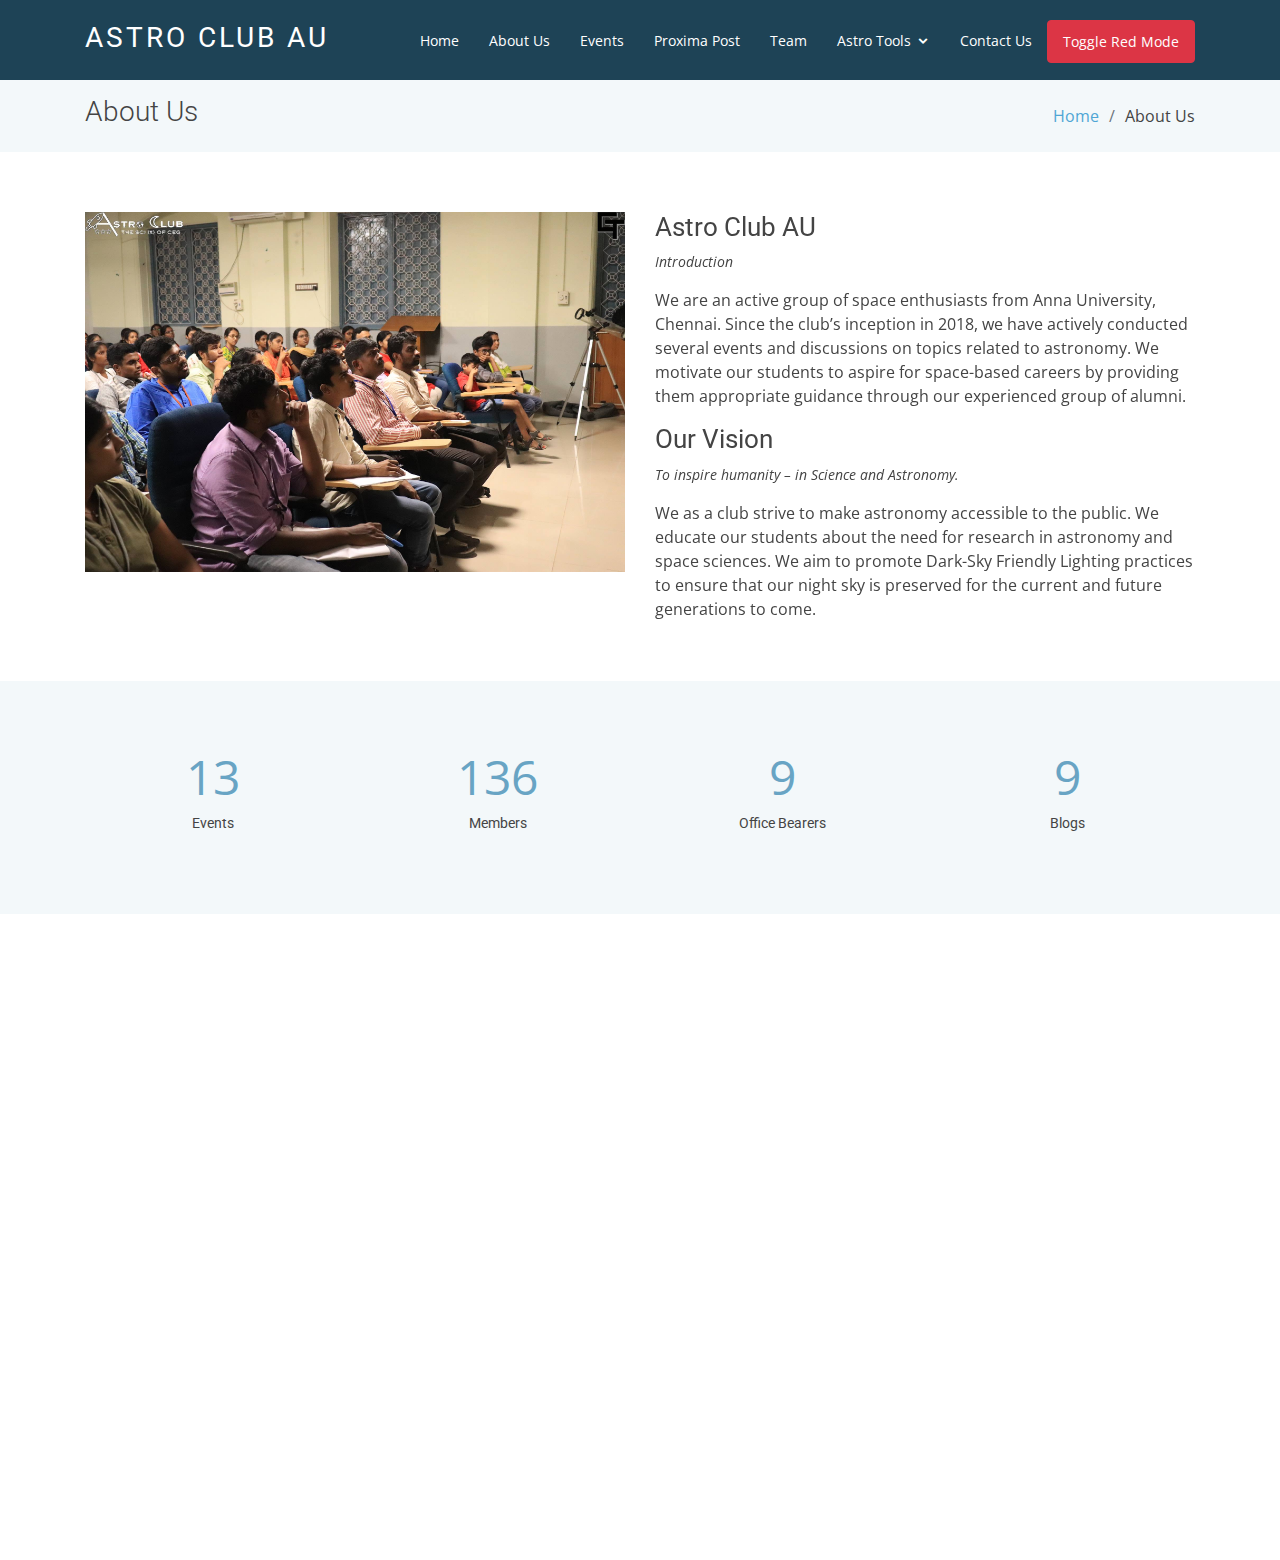
<file: about.html>
<!DOCTYPE html>
<html lang="en">

<head>
  <meta charset="utf-8">
  <meta content="width=device-width, initial-scale=1.0" name="viewport">
  <meta http-equiv="cache-control" content="no-cache" />
  <meta http-equiv="Pragma" content="no-cache" />
  <meta http-equiv="Expires" content="-1" />

  <title>About Us</title>
  <meta content="" name="description">
  <meta content="" name="keywords">

  <!-- Favicons -->
    <link href="assets/img/astro1.ico" rel="icon">
  <link href="assets/img/apple-touch-icon.png" rel="apple-touch-icon">

  <!-- Google Fonts -->
  <link href="https://fonts.googleapis.com/css?family=Open+Sans:300,300i,400,400i,600,600i,700,700i|Roboto:300,300i,400,400i,500,500i,700,700i&display=swap" rel="stylesheet">

  <!-- Vendor CSS Files -->
  <link href="assets/vendor/bootstrap/css/bootstrap.min.css" rel="stylesheet">
  <link href="assets/vendor/animate.css/animate.min.css" rel="stylesheet">
  <link href="assets/vendor/icofont/icofont.min.css" rel="stylesheet">
  <link href="assets/vendor/boxicons/css/boxicons.min.css" rel="stylesheet">
  <link href="assets/vendor/venobox/venobox.css" rel="stylesheet">
  <link href="assets/vendor/owl.carousel/assets/owl.carousel.min.css" rel="stylesheet">
  <link href="assets/vendor/aos/aos.css" rel="stylesheet">

  <!-- Template Main CSS File -->
  <link href="assets/css/style.css" rel="stylesheet">
  <style>
    @media screen and (max-width: 1199px) {
      .d-cus-none{
      display: none !important;
      /* visibility: hidden; */
      left: -9999px !important;
      }
      .d-lg-none{
        display: block !important;
      }
    }

  </style>
</head>

<body>

 <!-- ======= Header ======= -->
  <header id='header' class='fixed-top'>
    <style>
        @media screen and (max-width: 1199px) {
          .d-cus-none{
          display: none !important;
          /* visibility: hidden; */
          left: -9999px !important;
          }
          .d-lg-none{
            display: block !important;
          }
        }
  
      </style>
      <div class='container'>
        <div class='logo float-left'>
          <h1 class='text-light'><a href='index1.html'><span>Astro Club AU</span></a></h1>
  
        </div>
  
        <nav class='nav-menu float-right d-cus-none'>
          <ul>
            <li id='h'><a href='index1.html'>Home</a></li>
            <li id='a'><a href='about.html'>About Us</a></li>
            <li id='e'><a href='events.html'>Events</a></li>
            <li id='p'><a href='blog.html'>Proxima Post</a></li>
            <li id='t'><a href='team.html'>Team</a></li>
            <li class='drop-down' id='at'><a href=''>Astro Tools</a>
              <ul>
                <li><a href='apod.html'>APOD</a></li>
                <li><a href='stellarium.html'>Stellarium</a></li>
                <li><a href='solar.html'>Solar System</a></li>
                <li><a href='star-chart.html'>Cosmic Planisphere</a></li>
                <li><a href='calendar.html'>Yearly Events</a></li>
              </ul>
            </li>
            <li id='c'><a href='contact.html'>Contact Us</a></li>
            <li><a href='javascript:;' class='btn btn-danger spl' id='but' onclick='red_mode()'>Toggle Red Mode</a></li>
          </ul>
        </nav><!-- .nav-menu -->
  
      </div>
    </header><!-- End Header -->

  <main id="main">

    <!-- ======= About Us Section ======= -->
    <section class="breadcrumbs">
      <div class="container">

        <div class="d-flex justify-content-between align-items-center">
          <h2>About Us</h2>
          <ol>
            <li><a href="index1.html">Home</a></li>
            <li>About Us</li>
          </ol>
        </div>

      </div>
    </section><!-- End About Us Section -->

    <!-- ======= About Section ======= -->
    <section class="about" data-aos="fade-up">
      <div class="container">

        <div class="row">
          <div class="col-sm-6">
            <!-- <video id="vid" class="img-fluid" style="filter: invert(0.99);" autoplay loop >
              <source  src="assets/img/logo_1_x264.mp4" type="video/mp4" />
            </video> -->
            <img class="img-fluid" src="assets/img/about-us-image.jpg">
          </div>
          <div class="col-lg-6 pt-4 pt-lg-0">
            <h3>Astro Club AU</h3>
            <p class="font-italic" style="font-size:90%;">
              Introduction
            </p>
            <!-- <ul>
              <li><i class="icofont-check-circled"></i> Periodic </li>
              <li><i class="icofont-check-circled"></i> Active</li>
              <li><i class="icofont-check-circled"></i> Enthusiastic and Curious Individuals</li>
            </ul> -->
            <p>
              We are an active group of space enthusiasts from Anna University, Chennai. 
              Since the club’s inception in 2018, we have actively conducted several events and discussions on topics related to astronomy. 
              We motivate our students to aspire for space-based careers by providing them appropriate guidance through our experienced group of alumni.
            </p>
            <h3>Our Vision</h3>
            <p class="font-italic" style="font-size:90%;">
              To inspire humanity – in Science and Astronomy.
            </p>
            <p>
              We as a club strive to make astronomy accessible to the public. We educate our students about the need for research in astronomy and space sciences.
               We aim to promote Dark-Sky Friendly Lighting practices to ensure that our night sky is preserved for the current and future generations to come.


            </p>
          </div>

          

          
        </div>

      </div>
    </section><!-- End About Section -->

    <!-- ======= Facts Section ======= -->
    <section class="facts section-bg" data-aos="fade-up">
      <div class="container">

        <div class="row counters">

          <div class="col-lg-3 col-6 text-center">
            <span data-toggle="counter-up">18</span>
            <p>Events</p>
          </div>

          <div class="col-lg-3 col-6 text-center">
            <span data-toggle="counter-up">191</span>
            <p>Members</p>
          </div>

          <div class="col-lg-3 col-6 text-center">
            <span data-toggle="counter-up">12</span>
            <p>Office Bearers</p>
          </div>

          <div class="col-lg-3 col-6 text-center">
            <span data-toggle="counter-up">13</span>
            <p>Blogs</p>
          </div>

        </div>

      </div>
    </section><!-- End Facts Section -->


    <!-- ======= Tetstimonials Section ======= -->
    <!-- <section class="testimonials" data-aos="fade-up">
      <div class="container">

        <div class="section-title">
          <h2>Tetstimonials</h2>
          <p>Magnam dolores commodi suscipit. Necessitatibus eius consequatur ex aliquid fuga eum quidem. Sit sint consectetur velit. Quisquam quos quisquam cupiditate. Et nemo qui impedit suscipit alias ea. Quia fugiat sit in iste officiis commodi quidem hic quas.</p>
        </div>

        <div class="owl-carousel testimonials-carousel">

          <div class="testimonial-item">
            <img src="assets/img/testimonials/testimonials-1.jpg" class="testimonial-img" alt="">
            <h3>Saul Goodman</h3>
            <h4>Ceo &amp; Founder</h4>
            <p>
              <i class="bx bxs-quote-alt-left quote-icon-left"></i>
              Proin iaculis purus consequat sem cure digni ssim donec porttitora entum suscipit rhoncus. Accusantium quam, ultricies eget id, aliquam eget nibh et. Maecen aliquam, risus at semper.
              <i class="bx bxs-quote-alt-right quote-icon-right"></i>
            </p>
          </div>

          <div class="testimonial-item">
            <img src="assets/img/testimonials/testimonials-2.jpg" class="testimonial-img" alt="">
            <h3>Sara Wilsson</h3>
            <h4>Designer</h4>
            <p>
              <i class="bx bxs-quote-alt-left quote-icon-left"></i>
              Export tempor illum tamen malis malis eram quae irure esse labore quem cillum quid cillum eram malis quorum velit fore eram velit sunt aliqua noster fugiat irure amet legam anim culpa.
              <i class="bx bxs-quote-alt-right quote-icon-right"></i>
            </p>
          </div>

          <div class="testimonial-item">
            <img src="assets/img/testimonials/testimonials-3.jpg" class="testimonial-img" alt="">
            <h3>Jena Karlis</h3>
            <h4>Store Owner</h4>
            <p>
              <i class="bx bxs-quote-alt-left quote-icon-left"></i>
              Enim nisi quem export duis labore cillum quae magna enim sint quorum nulla quem veniam duis minim tempor labore quem eram duis noster aute amet eram fore quis sint minim.
              <i class="bx bxs-quote-alt-right quote-icon-right"></i>
            </p>
          </div>

          <div class="testimonial-item">
            <img src="assets/img/testimonials/testimonials-4.jpg" class="testimonial-img" alt="">
            <h3>Matt Brandon</h3>
            <h4>Freelancer</h4>
            <p>
              <i class="bx bxs-quote-alt-left quote-icon-left"></i>
              Fugiat enim eram quae cillum dolore dolor amet nulla culpa multos export minim fugiat minim velit minim dolor enim duis veniam ipsum anim magna sunt elit fore quem dolore labore illum veniam.
              <i class="bx bxs-quote-alt-right quote-icon-right"></i>
            </p>
          </div>

          <div class="testimonial-item">
            <img src="assets/img/testimonials/testimonials-5.jpg" class="testimonial-img" alt="">
            <h3>John Larson</h3>
            <h4>Entrepreneur</h4>
            <p>
              <i class="bx bxs-quote-alt-left quote-icon-left"></i>
              Quis quorum aliqua sint quem legam fore sunt eram irure aliqua veniam tempor noster veniam enim culpa labore duis sunt culpa nulla illum cillum fugiat legam esse veniam culpa fore nisi cillum quid.
              <i class="bx bxs-quote-alt-right quote-icon-right"></i>
            </p>
          </div>

        </div>

      </div>
    </section> -->
    <!-- End Ttstimonials Section -->

  </main><!-- End #main -->

   <!-- ======= Footer ======= -->
   <footer id="footer" data-aos="fade-up" data-aos-easing="ease-in-out" data-aos-duration="500">

    <div class="footer-newsletter">
      <div class="container">
        <div class="row">
          <div class="col-lg-6">
            <h4>Register here</h4>
            <p  style="color:white">Enter your mobile number to be added on Astro Club Whatsapp group. <b>(+91 Only)</b></p>
          </div>
          <div class="col-lg-6">
            <form action="register.php" method="post">
              <input name="number" type="tel" pattern="^(?:(?:\+|0{0,2})91(\s*[\-]\s*)?|[0]?)?[789]\d{9}$" required><input type="submit" name="subs" value="Subscribe">
            </form>
          </div>
        </div>
      </div>
    </div>

    <div class="footer-top">
      <div class="container">
        <div class="row">

          <div class="col-lg-3 col-md-6 footer-links">
            <h4>Useful Links</h4>
            <ul>
              <li><i class="bx bx-chevron-right"></i> <a href="#">Home</a></li>
              <li><i class="bx bx-chevron-right"></i> <a href="about.html">About us</a></li>
              <li><i class="bx bx-chevron-right"></i> <a href="events.php">Events</a></li>
              <li><i class="bx bx-chevron-right"></i> <a href="blog.php">Proxima Post</a></li>
              <li><i class="bx bx-chevron-right"></i> <a href="contact.html">Contact Us</a></li>
            </ul>
          </div>


          <div class="col-lg-3 col-md-6 footer-contact">
            <h4>Contact Us</h4>
            <p style="color:white">
              12, Sardar Patel Rd, <br>
              Anna University, Guindy, <br>
              Chennai, Tamil Nadu 600025 <br><br>
              <strong>Phone:</strong> +91 98842 99162<br>
              <strong>Email:</strong> astroclubau@gmail.com<br>
            </p>

          </div>

          <div class="col-lg-3 col-md-6 footer-info">
            <h3>About Astro-Club</h3>
            <p>Enthusiastic and curious Astrophiles always looking up to the stars and not the ground.</p>
            <div class="social-links mt-3">
              <a href="https://www.facebook.com/astroclubofau" class="facebook"><i class="bx bxl-facebook" target="_blank"></i></a>
              <a href="https://www.instagram.com/astroclub_au/" class="instagram" target="_blank" rel="noopener noreferrer"><i class="bx bxl-instagram"></i></a>
              <a href="https://www.linkedin.com/in/astro-club-au-012019/" class="linkedin" target="_blank" rel="noopener noreferrer"><i class="bx bxl-linkedin"></i></a>
            </div>
          </div>

        </div>
      </div>
    </div>

  </footer><!-- End Footer -->

  <a href="#" class="back-to-top"><i class="icofont-simple-up"></i></a>

  <!-- Vendor JS Files -->
  <script src="assets/vendor/jquery/jquery.min.js"></script>
  <script src="assets/vendor/bootstrap/js/bootstrap.bundle.min.js"></script>
  <script src="assets/vendor/jquery.easing/jquery.easing.min.js"></script>
  <script src="assets/vendor/php-email-form/validate.js"></script>
  <script src="assets/vendor/venobox/venobox.min.js"></script>
  <script src="assets/vendor/waypoints/jquery.waypoints.min.js"></script>
  <script src="assets/vendor/counterup/counterup.min.js"></script>
  <script src="assets/vendor/owl.carousel/owl.carousel.min.js"></script>
  <script src="assets/vendor/isotope-layout/isotope.pkgd.min.js"></script>
  <script src="assets/vendor/aos/aos.js"></script>

  <!-- Template Main JS File -->
  <script src="assets/js/main.js"></script>
  <script src="assets/js/red.js"></script>
  <script src="assets/js/loadContent.js" type="text/javascript"></script>
  <script>
     $(document).ready(function() {
      $('li.active').removeClass('active');
      $('a[href="' + location.pathname + '"]').closest('li').addClass('active');
      console.log(location.pathname);
    });
     var filter = localStorage.filter;
    if(filter) {
      document.getElementsByTagName('html')[0].style.filter = filter;
    }
  </script>
</body>

</html>
</file>
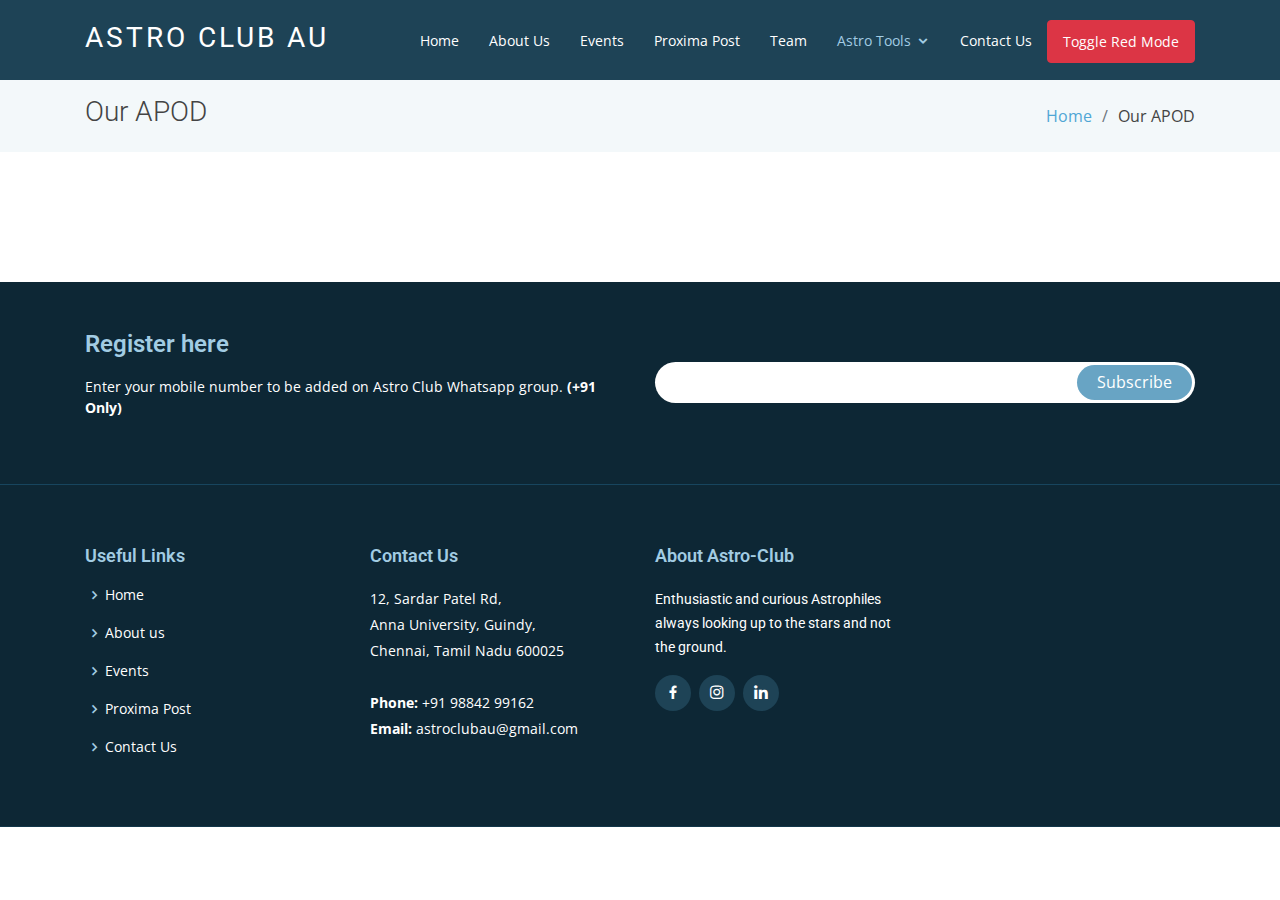
<file: apod.html>
<!DOCTYPE html>
<html lang="en">

<head>
  <meta charset="utf-8">
  <meta content="width=device-width, initial-scale=1.0" name="viewport">
  <meta http-equiv="cache-control" content="no-cache" />
  <meta http-equiv="Pragma" content="no-cache" />
  <meta http-equiv="Expires" content="-1" />
  
  <title>APOD</title>
  <meta content="" name="description">
  <meta content="" name="keywords">

  <!-- Favicons -->
    <link href="assets/img/astro1.ico" rel="icon">
  <link href="assets/img/apple-touch-icon.png" rel="apple-touch-icon">

  <!-- Google Fonts -->
  <link href="https://fonts.googleapis.com/css?family=Open+Sans:300,300i,400,400i,600,600i,700,700i|Roboto:300,300i,400,400i,500,500i,700,700i&display=swap" rel="stylesheet">

  <!-- Vendor CSS Files -->
  <link href="assets/vendor/bootstrap/css/bootstrap.min.css" rel="stylesheet">
  <link href="assets/vendor/animate.css/animate.min.css" rel="stylesheet">
  <link href="assets/vendor/icofont/icofont.min.css" rel="stylesheet">
  <link href="assets/vendor/boxicons/css/boxicons.min.css" rel="stylesheet">
  <link href="assets/vendor/venobox/venobox.css" rel="stylesheet">
  <link href="assets/vendor/owl.carousel/assets/owl.carousel.min.css" rel="stylesheet">
  <link href="assets/vendor/aos/aos.css" rel="stylesheet">

  <!-- Template Main CSS File -->
  <link href="assets/css/style.css" rel="stylesheet">
  <style>
    @media screen and (max-width: 1199px) {
      .d-cus-none{
      display: none !important;
      /* visibility: hidden; */
      left: -9999px !important;
      }
      .d-lg-none{
        display: block !important;
      }
    }

  </style>

</head>

<body>

 <!-- ======= Header ======= -->
 <header id='header' class='fixed-top'>
  <style>
      @media screen and (max-width: 1199px) {
        .d-cus-none{
        display: none !important;
        /* visibility: hidden; */
        left: -9999px !important;
        }
        .d-lg-none{
          display: block !important;
        }
      }

    </style>
    <div class='container'>
      <div class='logo float-left'>
        <h1 class='text-light'><a href='index1.html'><span>Astro Club AU</span></a></h1>

      </div>

      <nav class='nav-menu float-right d-cus-none'>
        <ul>
          <li id='h'><a href='/index1.html'>Home</a></li>
          <li id='a'><a href='/about.html'>About Us</a></li>
          <li id='e'><a href='/events.html'>Events</a></li>
          <li id='p'><a href='/blog.html'>Proxima Post</a></li>
          <li id='t'><a href='/team.html'>Team</a></li>
          <li class='drop-down' id='at'><a href=''>Astro Tools</a>
            <ul>
              <li><a href='/apod.html'>APOD</a></li>
              <li><a href='/stellarium.html'>Stellarium</a></li>
              <li><a href='/solar.html'>Solar System</a></li>
              <li><a href='/star-chart.html'>Cosmic Planisphere</a></li>
              <li><a href='/calendar.html'>Yearly Events</a></li>
            </ul>
          </li>
          <li id='c'><a href='/contact.html'>Contact Us</a></li>
          <li><a href='javascript:;' class='btn btn-danger spl' id='but' onclick='red_mode()'>Toggle Red Mode</a></li>
        </ul>
      </nav><!-- .nav-menu -->

    </div>
  </header><!-- End Header -->

  <main id="main">

    <!-- ======= Our APOD Section ======= -->
    <section class="breadcrumbs">
      <div class="container">

        <div class="d-flex justify-content-between align-items-center">
          <h2>Our APOD</h2>
          <ol>
            <li><a href="index1.html">Home</a></li>
            <li>Our APOD</li>
          </ol>
        </div>

      </div>
    </section><!-- End Our APOD Section -->


    <div class="col-lg-10 mx-auto" id = "apod" style="text-align: center; padding-top: 2%;">
        <thing id="img"></thing>
        <p id="copyright"></p>
        <h1 id = "title"></h1>
        <p id="explanation" style="padding-top: 2%; padding-bottom: 5%;"></p>
    </div>


  </main>

   <!-- ======= Footer ======= -->
   <footer id="footer" data-aos="fade-up" data-aos-easing="ease-in-out" data-aos-duration="500">

    <div class="footer-newsletter">
      <div class="container">
        <div class="row">
          <div class="col-lg-6">
            <h4>Register here</h4>
            <p  style="color:white">Enter your mobile number to be added on Astro Club Whatsapp group. <b>(+91 Only)</b></p>
          </div>
          <div class="col-lg-6">
            <form action="register.php" method="post">
              <input name="number" type="tel" pattern="^(?:(?:\+|0{0,2})91(\s*[\-]\s*)?|[0]?)?[789]\d{9}$" required><input type="submit" name="subs" value="Subscribe">
            </form>
          </div>
        </div>
      </div>
    </div>

    <div class="footer-top">
      <div class="container">
        <div class="row">

          <div class="col-lg-3 col-md-6 footer-links">
            <h4>Useful Links</h4>
            <ul>
              <li><i class="bx bx-chevron-right"></i> <a href="#">Home</a></li>
              <li><i class="bx bx-chevron-right"></i> <a href="about.html">About us</a></li>
              <li><i class="bx bx-chevron-right"></i> <a href="events.php">Events</a></li>
              <li><i class="bx bx-chevron-right"></i> <a href="blog.php">Proxima Post</a></li>
              <li><i class="bx bx-chevron-right"></i> <a href="contact.html">Contact Us</a></li>
            </ul>
          </div>


          <div class="col-lg-3 col-md-6 footer-contact">
            <h4>Contact Us</h4>
            <p style="color:white">
              12, Sardar Patel Rd, <br>
              Anna University, Guindy, <br>
              Chennai, Tamil Nadu 600025 <br><br>
              <strong>Phone:</strong> +91 98842 99162<br>
              <strong>Email:</strong> astroclubau@gmail.com<br>
            </p>

          </div>

          <div class="col-lg-3 col-md-6 footer-info">
            <h3>About Astro-Club</h3>
            <p>Enthusiastic and curious Astrophiles always looking up to the stars and not the ground.</p>
            <div class="social-links mt-3">
              <a href="https://www.facebook.com/astroclubofau" class="facebook"><i class="bx bxl-facebook" target="_blank"></i></a>
              <a href="https://www.instagram.com/astroclub_au/" class="instagram" target="_blank" rel="noopener noreferrer"><i class="bx bxl-instagram"></i></a>
              <a href="https://www.linkedin.com/in/astro-club-au-012019/" class="linkedin" target="_blank" rel="noopener noreferrer"><i class="bx bxl-linkedin"></i></a>
            </div>
          </div>

        </div>
      </div>
    </div>

  </footer><!-- End Footer -->

  <a href="#" class="back-to-top"><i class="icofont-simple-up"></i></a>

  <!-- Vendor JS Files -->
  <script src="assets/vendor/jquery/jquery.min.js"></script>
  <script src="assets/vendor/bootstrap/js/bootstrap.bundle.min.js"></script>
  <script src="assets/vendor/jquery.easing/jquery.easing.min.js"></script>
  <script src="assets/vendor/php-email-form/validate.js"></script>
  <script src="assets/vendor/venobox/venobox.min.js"></script>
  <script src="assets/vendor/waypoints/jquery.waypoints.min.js"></script>
  <script src="assets/vendor/counterup/counterup.min.js"></script>
  <script src="assets/vendor/owl.carousel/owl.carousel.min.js"></script>
  <script src="assets/vendor/isotope-layout/isotope.pkgd.min.js"></script>
  <script src="assets/vendor/aos/aos.js"></script>

  <!-- Template Main JS File -->
  <script src="assets/js/main.js"></script><script src="assets/js/red.js"></script>
  <script src="assets/js/loadContent.js" type="text/javascript"></script>
  <script>
      $.ajax({
          url : "https://api.nasa.gov/planetary/apod?api_key=9FuCgKtBCo0BSv8t3Jd0byylbJhigynZM3maRgzy",
          success: function(whatyougot){
               document.getElementById('img').innerHTML="<embed class='embed-responsive-item' src="+whatyougot.url+" style='width:100%; height:46rem;' allow='fullscreen'>";
              document.getElementById('copyright').innerHTML="By "+whatyougot.copyright;
              document.getElementById('title').innerHTML=whatyougot.title;
              document.getElementById('explanation').innerHTML = whatyougot.explanation;
          }
      });
      $(document).ready(function() {
      $('li.active').removeClass('active');
      $('#at').addClass('active');
      console.log(location.pathname);
    });
      var filter = localStorage.filter;
    if(filter) {
      document.getElementsByTagName('html')[0].style.filter = filter;
    }
  </script>
</body>

</html>
</file>
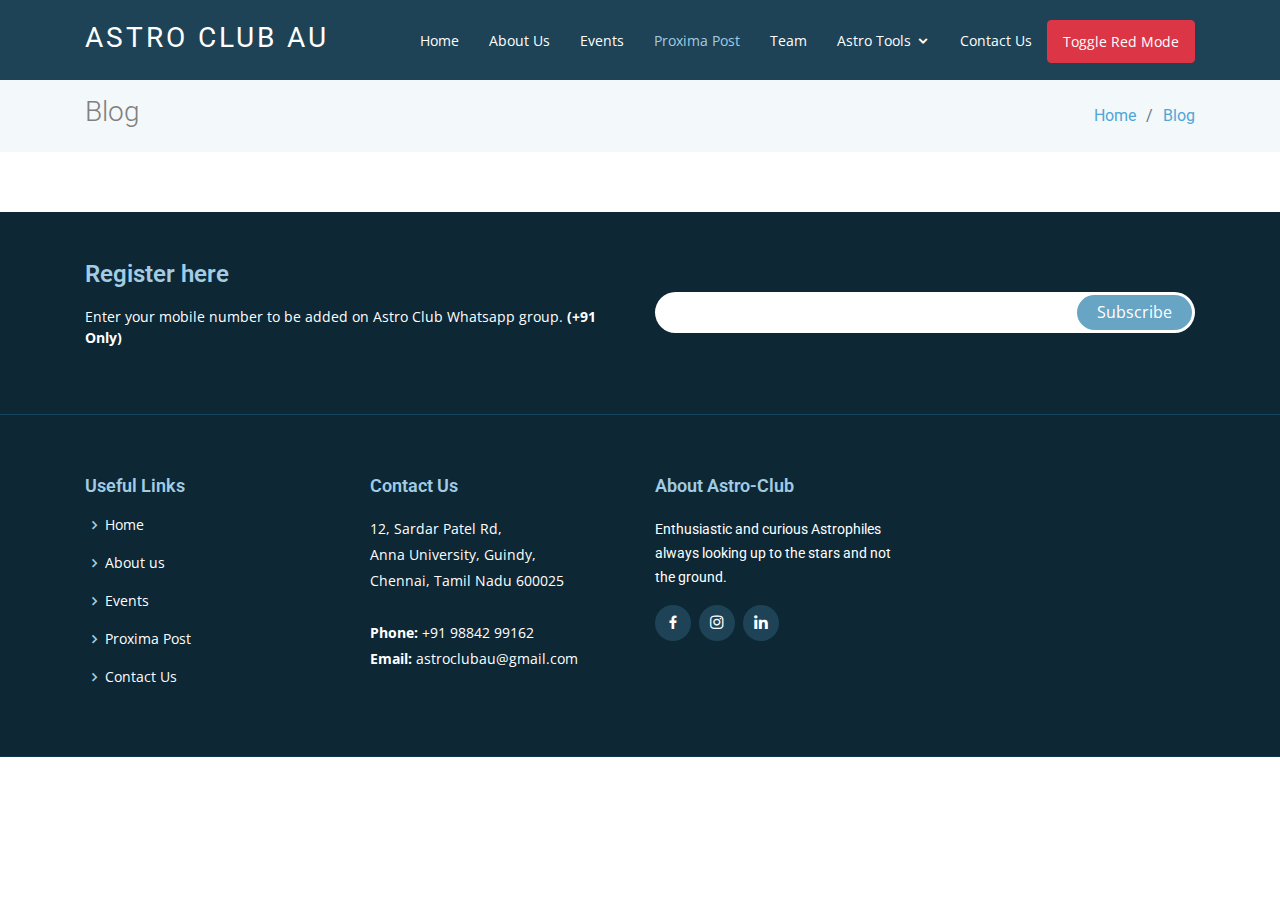
<file: blog-single.html>
<!DOCTYPE html>
<html lang="en">

<head>
  <meta charset="utf-8">
  <meta content="width=device-width, initial-scale=1.0" name="viewport">
  <meta http-equiv="cache-control" content="no-cache" />
  <meta http-equiv="Pragma" content="no-cache" />
  <meta http-equiv="Expires" content="-1" />
  
  <title>Blog</title>
  <meta content="" name="description">
  <meta content="" name="keywords">

  <!-- Favicons -->
    <link href="assets/img/astro1.ico" rel="icon">
  <link href="assets/img/apple-touch-icon.png" rel="apple-touch-icon">

  <!-- Google Fonts -->
  <link href="https://fonts.googleapis.com/css?family=Open+Sans:300,300i,400,400i,600,600i,700,700i|Roboto:300,300i,400,400i,500,500i,700,700i&display=swap" rel="stylesheet">

  <!-- Vendor CSS Files -->
  <link href="assets/vendor/bootstrap/css/bootstrap.min.css" rel="stylesheet">
  <link href="assets/vendor/animate.css/animate.min.css" rel="stylesheet">
  <link href="assets/vendor/icofont/icofont.min.css" rel="stylesheet">
  <link href="assets/vendor/boxicons/css/boxicons.min.css" rel="stylesheet">
  <link href="assets/vendor/venobox/venobox.css" rel="stylesheet">
  <link href="assets/vendor/owl.carousel/assets/owl.carousel.min.css" rel="stylesheet">
  <link href="assets/vendor/aos/aos.css" rel="stylesheet">

  <!-- Vendor JS Files -->
  <script src="assets/vendor/jquery/jquery.min.js"></script>
  <script src="assets/vendor/bootstrap/js/bootstrap.bundle.min.js"></script>
  <script src="assets/vendor/jquery.easing/jquery.easing.min.js"></script>
  <script src="assets/vendor/php-email-form/validate.js"></script>
  <script src="assets/vendor/venobox/venobox.min.js"></script>
  <script src="assets/vendor/waypoints/jquery.waypoints.min.js"></script>
  <script src="assets/vendor/counterup/counterup.min.js"></script>
  <script src="assets/vendor/owl.carousel/owl.carousel.min.js"></script>
  <script src="assets/vendor/isotope-layout/isotope.pkgd.min.js"></script>
  <script src="assets/vendor/aos/aos.js"></script>

  <!-- Template Main JS File -->
  <script type="text/javascript" src="assets/js/main.js"></script>
  <script type="text/javascript" src="assets/js/red.js"></script>
  <script src="assets/js/loadContent.js" type="text/javascript"></script>
  
  <!-- Template Main CSS File -->
  <link  rel="stylesheet" href="assets/css/style.css">

</head>

<body>

<!-- ======= Header ======= -->
<header id='header' class='fixed-top'>
  <style>
      @media screen and (max-width: 1199px) {
        .d-cus-none{
        display: none !important;
        /* visibility: hidden; */
        left: -9999px !important;
        }
        .d-lg-none{
          display: block !important;
        }
      }

    </style>
    <div class='container'>
      <div class='logo float-left'>
        <h1 class='text-light' style="font-family: 'Roboto', sans-serif ;"><a href='index1.html'><span>Astro Club AU</span></a></h1>
      </div>

      <nav class='nav-menu float-right d-cus-none'>
        <ul>
          <li id='h'><a href='/index1.html'>Home</a></li>
          <li id='a'><a href='/about.html'>About Us</a></li>
          <li id='e'><a href='/events.html'>Events</a></li>
          <li id='p'><a href='/blog.html'>Proxima Post</a></li>
          <li id='t'><a href='/team.html'>Team</a></li>
          <li class='drop-down' id='at'><a href=''>Astro Tools</a>
            <ul>
              <li><a href='/apod.html'>APOD</a></li>
              <li><a href='/stellarium.html'>Stellarium</a></li>
              <li><a href='/solar.html'>Solar System</a></li>
              <li><a href='/star-chart.html'>Cosmic Planisphere</a></li>
              <li><a href='/calendar.html'>Yearly Events</a></li>
            </ul>
          </li>
          <li id='c'><a href='/contact.html'>Contact Us</a></li>
          <li><a href='javascript:;' class='btn btn-danger spl' id='but' onclick='red_mode()'>Toggle Red Mode</a></li>
        </ul>
      </nav><!-- .nav-menu -->

    </div>
  </header><!-- End Header -->


  <main id="main">

    <!-- ======= Blog Section ======= -->
    <section class="breadcrumbs">
      <div class="container">

        <div class="d-flex justify-content-between align-items-center" >
          <h2 style="color: gray; font-family: 'Roboto',sans-serif;">Blog</h2>

          <ol>
            <li style="color: gray; font-family: 'Roboto',sans-serif;" ><a href="index1.html">Home</a></li>
            <li style="color: gray; font-family: 'Roboto',sans-serif;"><a href="blog.html">Blog</a></li>
            <!-- <li style="color: gray; font-family: 'Roboto',sans-serif;">"++"</li> -->
          </ol>
        </div>

      </div>
    </section><!-- End Blog Section -->

    <!-- ======= Blog Section ======= -->
    <section class="blog" data-aos="fade-up" data-aos-easing="ease-in-out" data-aos-duration="500" >
      <div class="container">

        <div class="row">

          <div class="col-md-10" id="sblog">

          </div><!-- End blog entries list -->

        </div><!-- End row -->

      </div><!-- End container -->

    </section><!-- End Blog Section -->

  </main><!-- End #main -->

     <!-- ======= Footer ======= -->
     <footer id="footer" data-aos="fade-up" data-aos-easing="ease-in-out" data-aos-duration="500">

      <div class="footer-newsletter">
        <div class="container">
          <div class="row">
            <div class="col-lg-6">
              <h4>Register here</h4>
              <p  style="color:white">Enter your mobile number to be added on Astro Club Whatsapp group. <b>(+91 Only)</b></p>
            </div>
            <div class="col-lg-6">
              <form action="register.php" method="post">
                <input name="number" type="tel" pattern="^(?:(?:\+|0{0,2})91(\s*[\-]\s*)?|[0]?)?[789]\d{9}$" required><input type="submit" name="subs" value="Subscribe">
              </form>
            </div>
          </div>
        </div>
      </div>
  
      <div class="footer-top">
        <div class="container">
          <div class="row">
  
            <div class="col-lg-3 col-md-6 footer-links">
              <h4>Useful Links</h4>
              <ul>
                <li><i class="bx bx-chevron-right"></i> <a href="#">Home</a></li>
                <li><i class="bx bx-chevron-right"></i> <a href="about.html">About us</a></li>
                <li><i class="bx bx-chevron-right"></i> <a href="events.php">Events</a></li>
                <li><i class="bx bx-chevron-right"></i> <a href="blog.php">Proxima Post</a></li>
                <li><i class="bx bx-chevron-right"></i> <a href="contact.html">Contact Us</a></li>
              </ul>
            </div>
  
  
            <div class="col-lg-3 col-md-6 footer-contact">
              <h4>Contact Us</h4>
              <p style="color:white">
                12, Sardar Patel Rd, <br>
                Anna University, Guindy, <br>
                Chennai, Tamil Nadu 600025 <br><br>
                <strong>Phone:</strong> +91 98842 99162<br>
                <strong>Email:</strong> astroclubau@gmail.com<br>
              </p>
  
            </div>
  
            <div class="col-lg-3 col-md-6 footer-info">
              <h3>About Astro-Club</h3>
              <p>Enthusiastic and curious Astrophiles always looking up to the stars and not the ground.</p>
              <div class="social-links mt-3">
                <a href="https://www.facebook.com/astroclubofau" class="facebook"><i class="bx bxl-facebook" target="_blank"></i></a>
                <a href="https://www.instagram.com/astroclub_au/" class="instagram" target="_blank" rel="noopener noreferrer"><i class="bx bxl-instagram"></i></a>
                <a href="https://www.linkedin.com/in/astro-club-au-012019/" class="linkedin" target="_blank" rel="noopener noreferrer"><i class="bx bxl-linkedin"></i></a>
              </div>
            </div>
  
          </div>
        </div>
      </div>
  
    </footer><!-- End Footer -->
  <a href="#" class="back-to-top"><i class="icofont-simple-up"></i></a>

  <!-- Vendor JS Files -->
  <script src="assets/vendor/jquery/jquery.min.js"></script>
  <script src="assets/vendor/bootstrap/js/bootstrap.bundle.min.js"></script>
  <script src="assets/vendor/jquery.easing/jquery.easing.min.js"></script>
  <script src="assets/vendor/php-email-form/validate.js"></script>
  <script src="assets/vendor/venobox/venobox.min.js"></script>
  <script src="assets/vendor/waypoints/jquery.waypoints.min.js"></script>
  <script src="assets/vendor/counterup/counterup.min.js"></script>
  <script src="assets/vendor/owl.carousel/owl.carousel.min.js"></script>
  <script src="assets/vendor/isotope-layout/isotope.pkgd.min.js"></script>
  <script src="assets/vendor/aos/aos.js"></script>

  <!-- Template Main JS File -->
  <script src="assets/js/main.js"></script><script src="assets/js/red.js"></script>
  <script>
    $(document).ready(function() {
      $('li.active').removeClass('active');
      $('a[href="' + '/blog.html' + '"]').closest('li').addClass('active');
      console.log(location.pathname);
    });
    var filter = localStorage.filter;
    if(filter) {
      document.getElementsByTagName('html')[0].style.filter = filter;
    }
  </script>
</body>

</html>
</file>
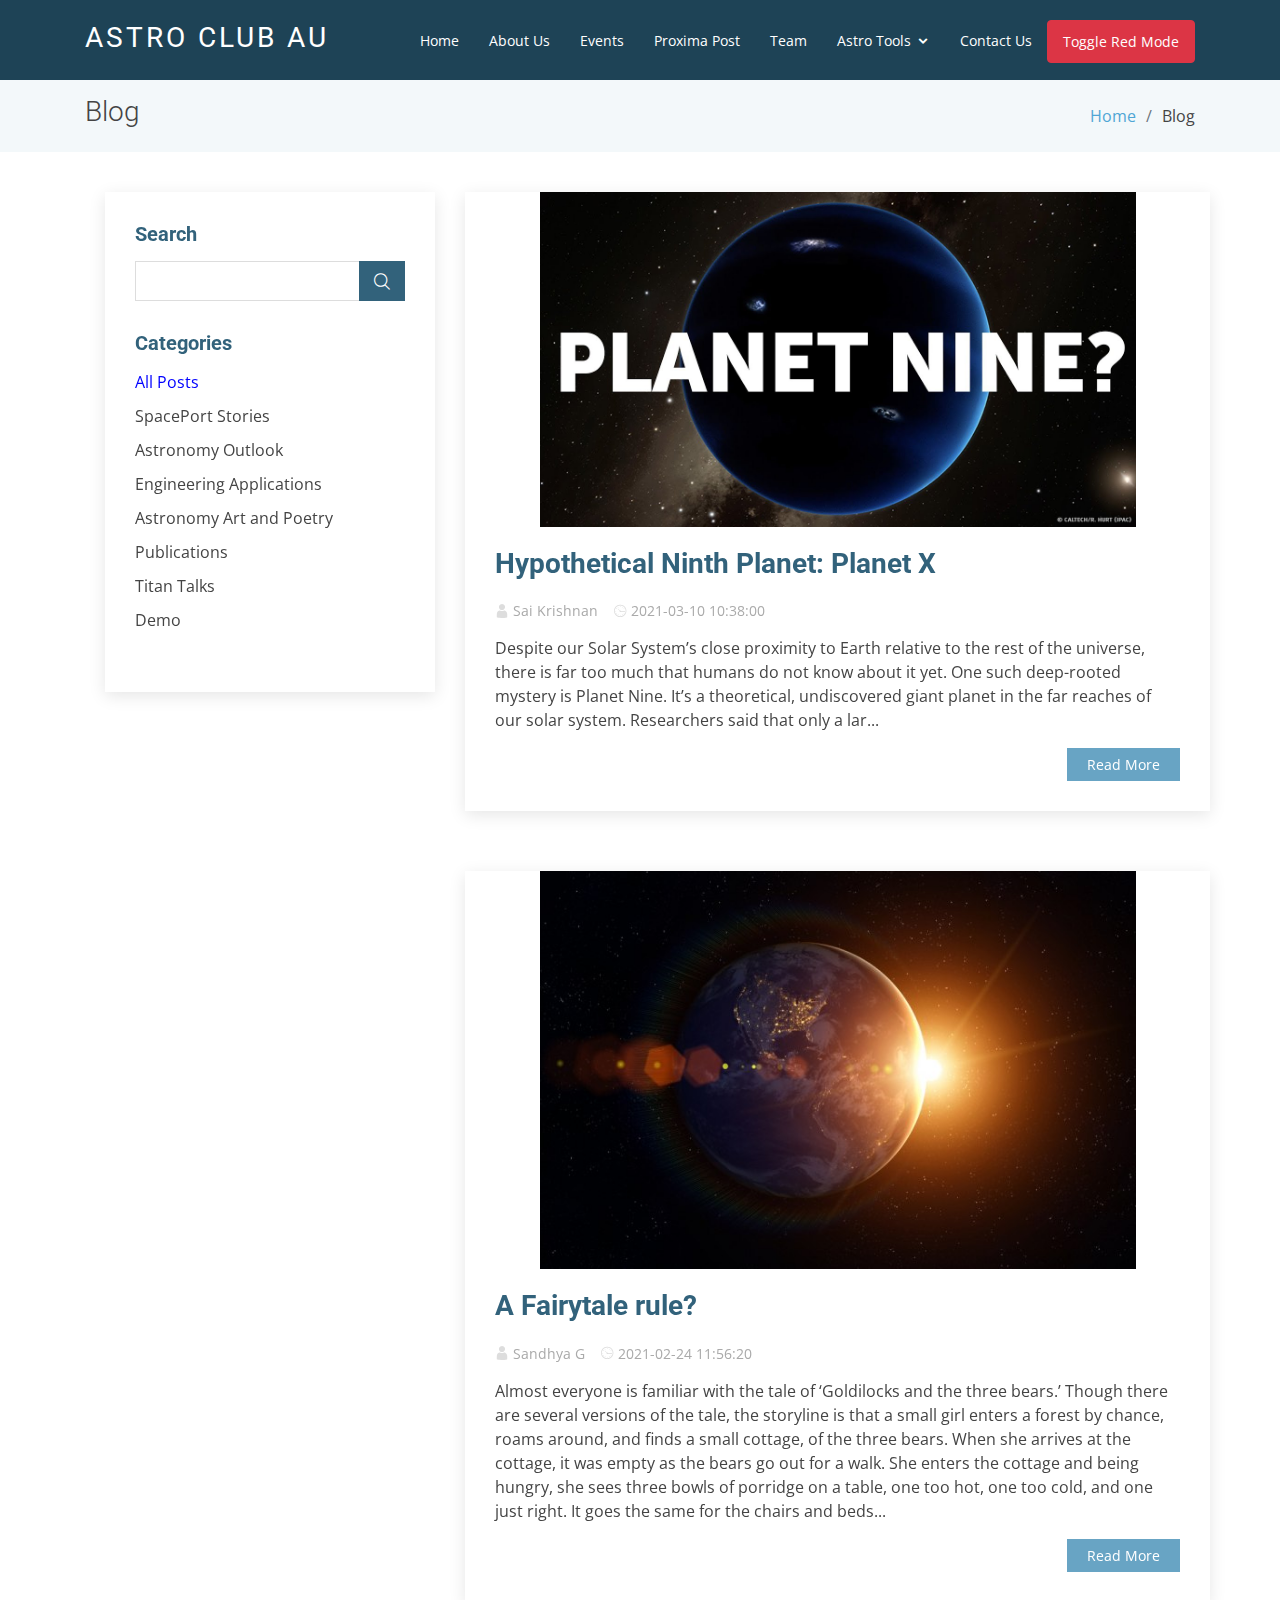
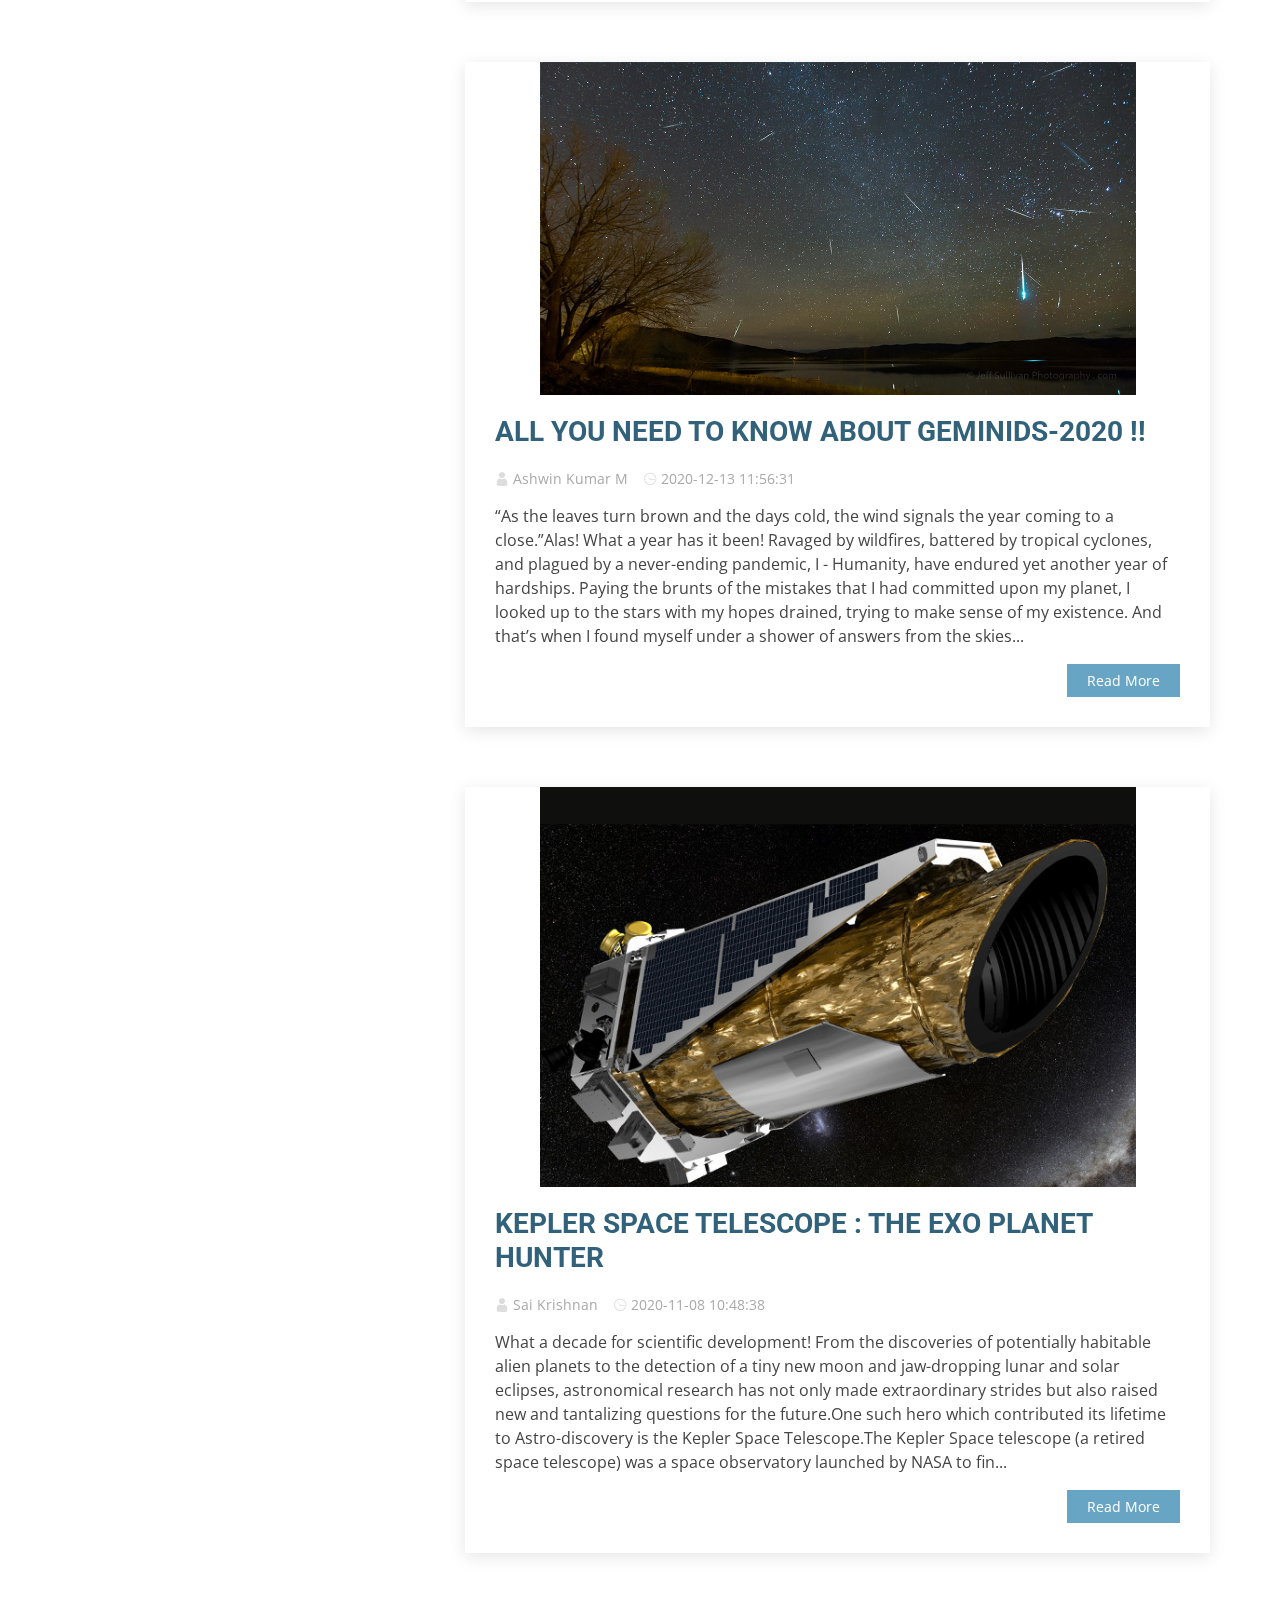
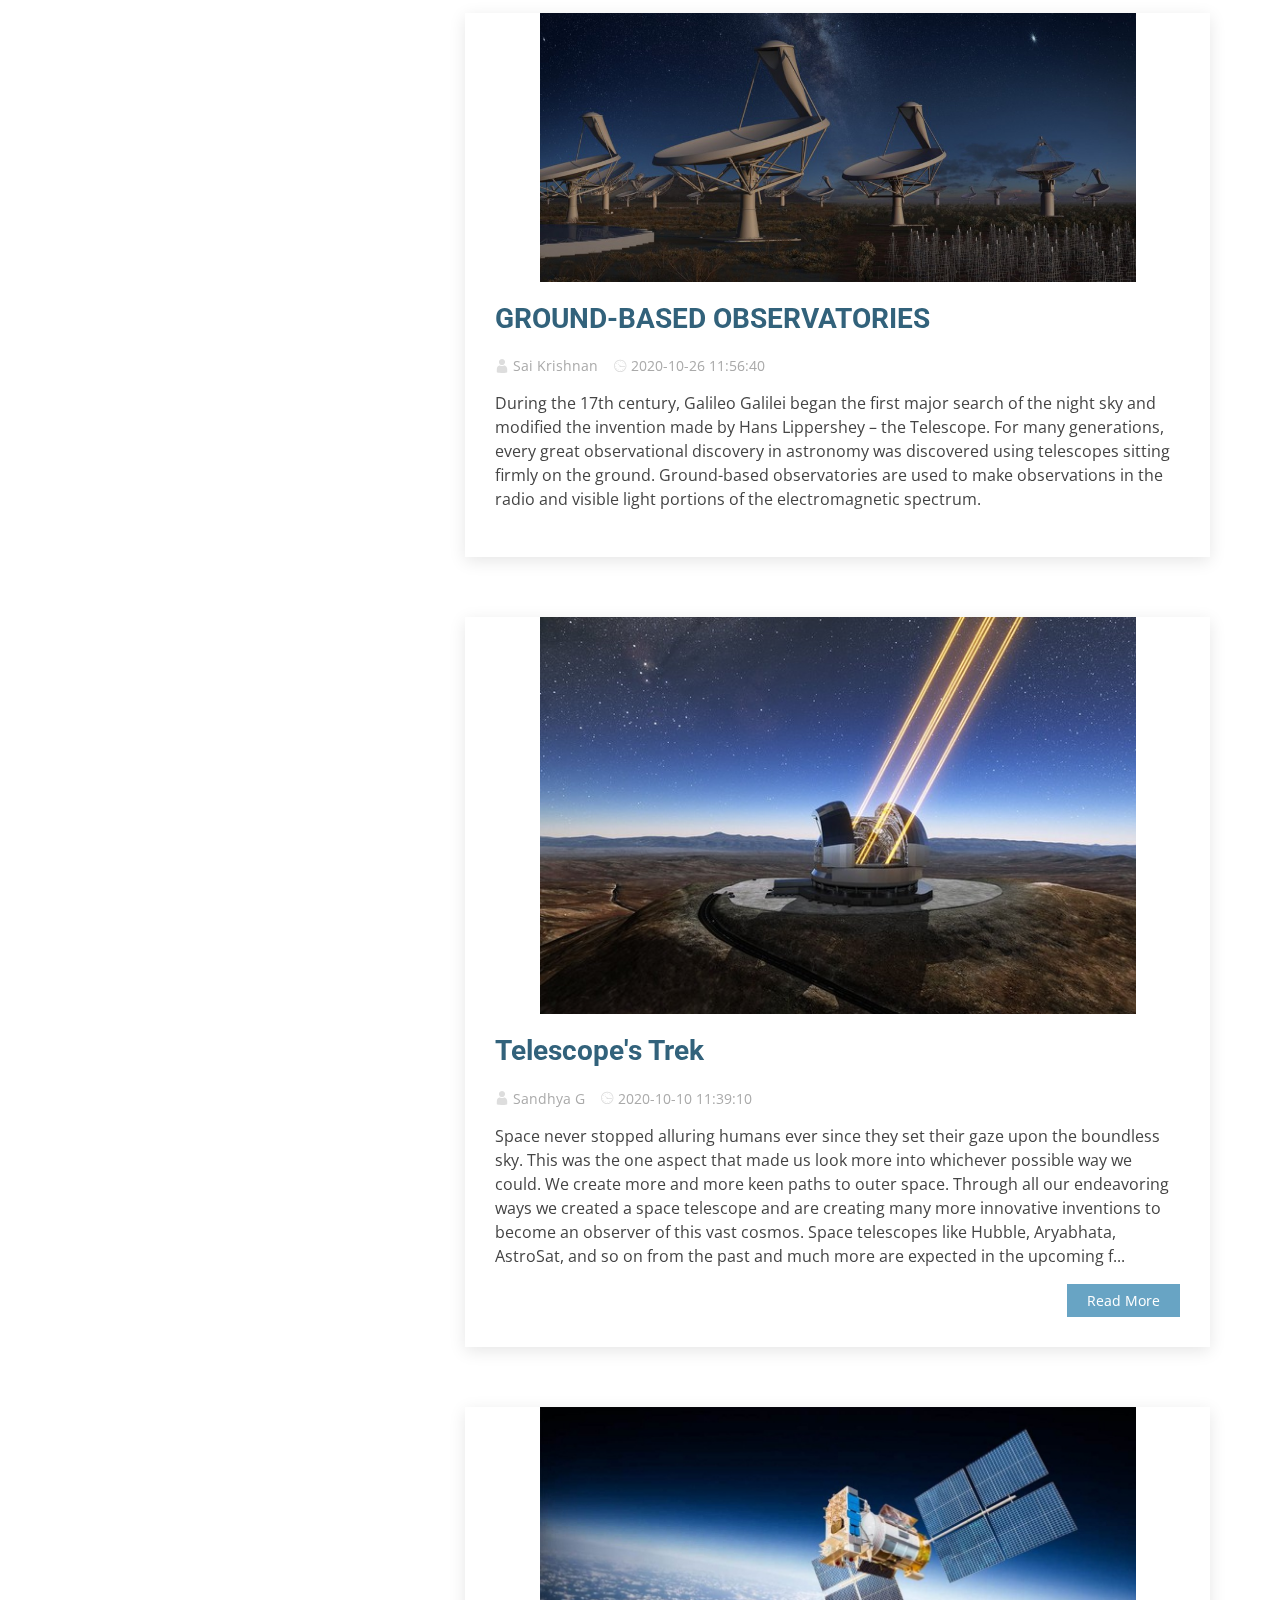
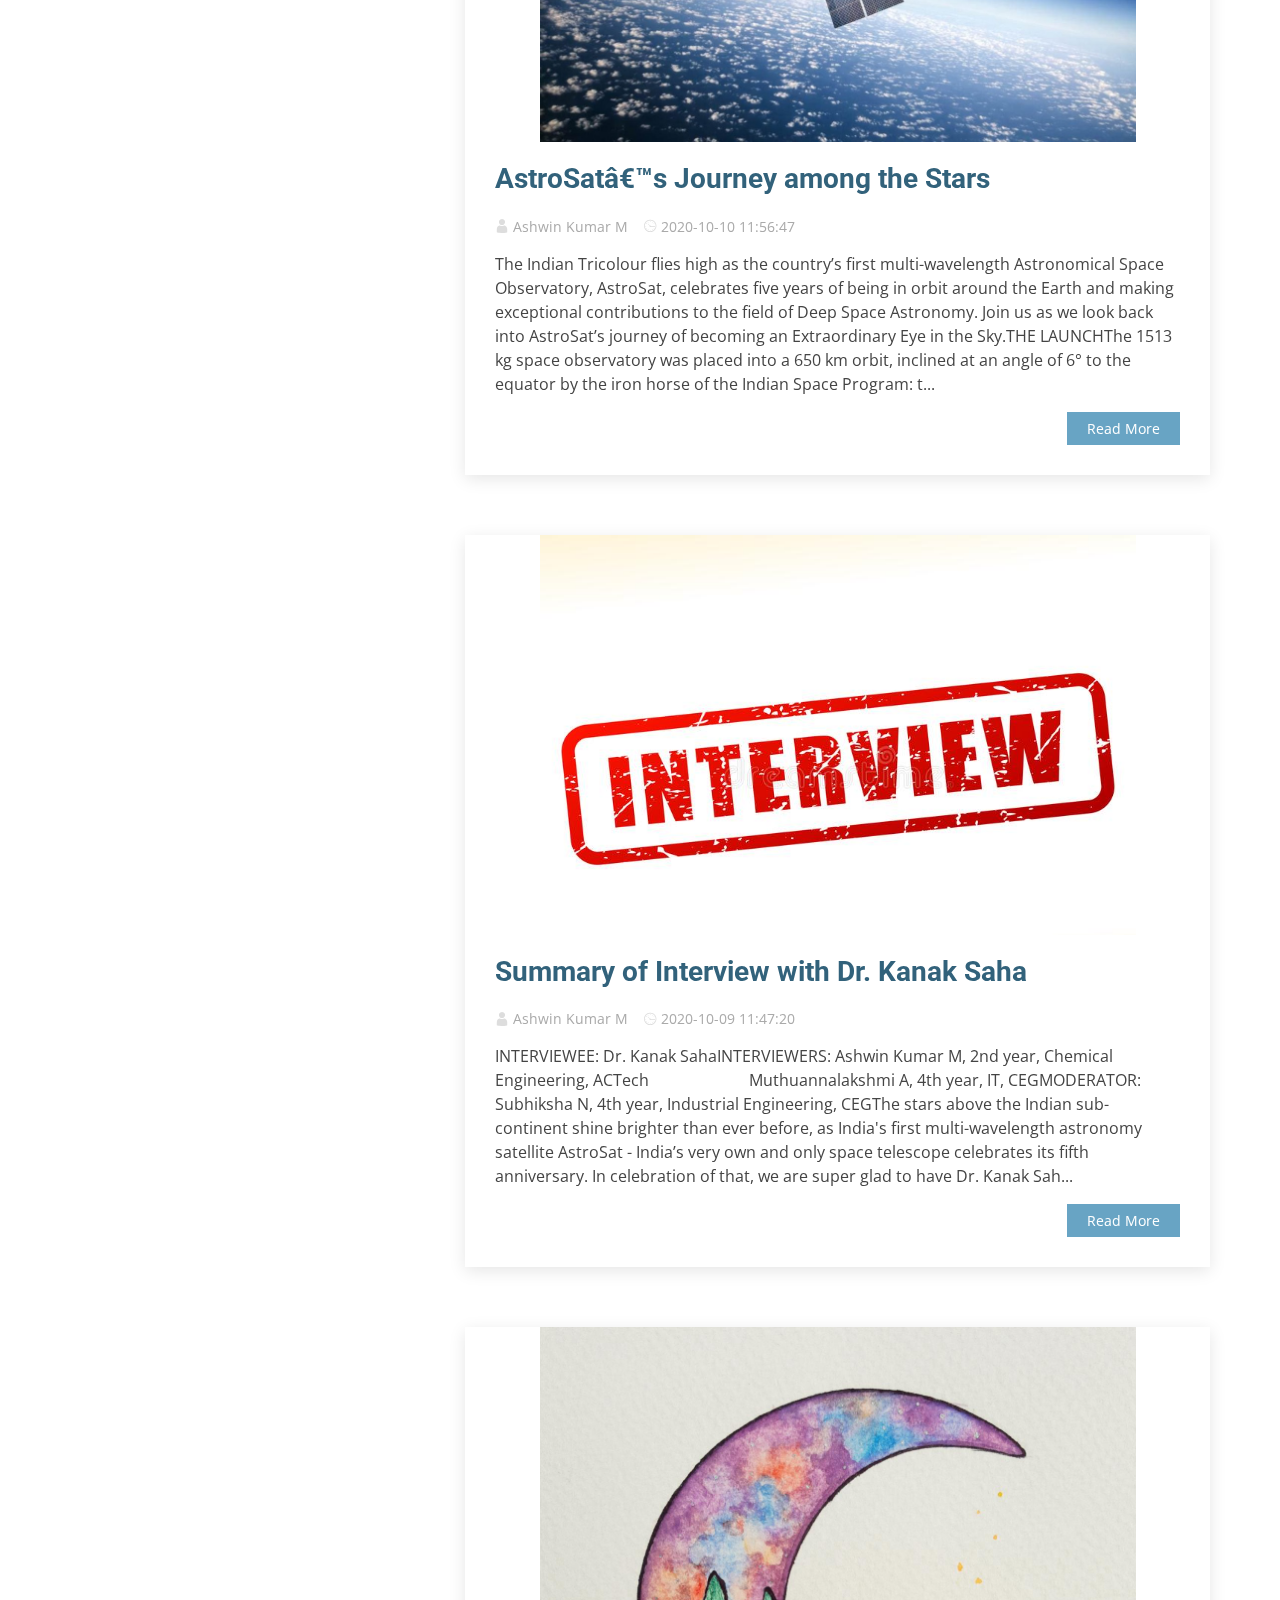
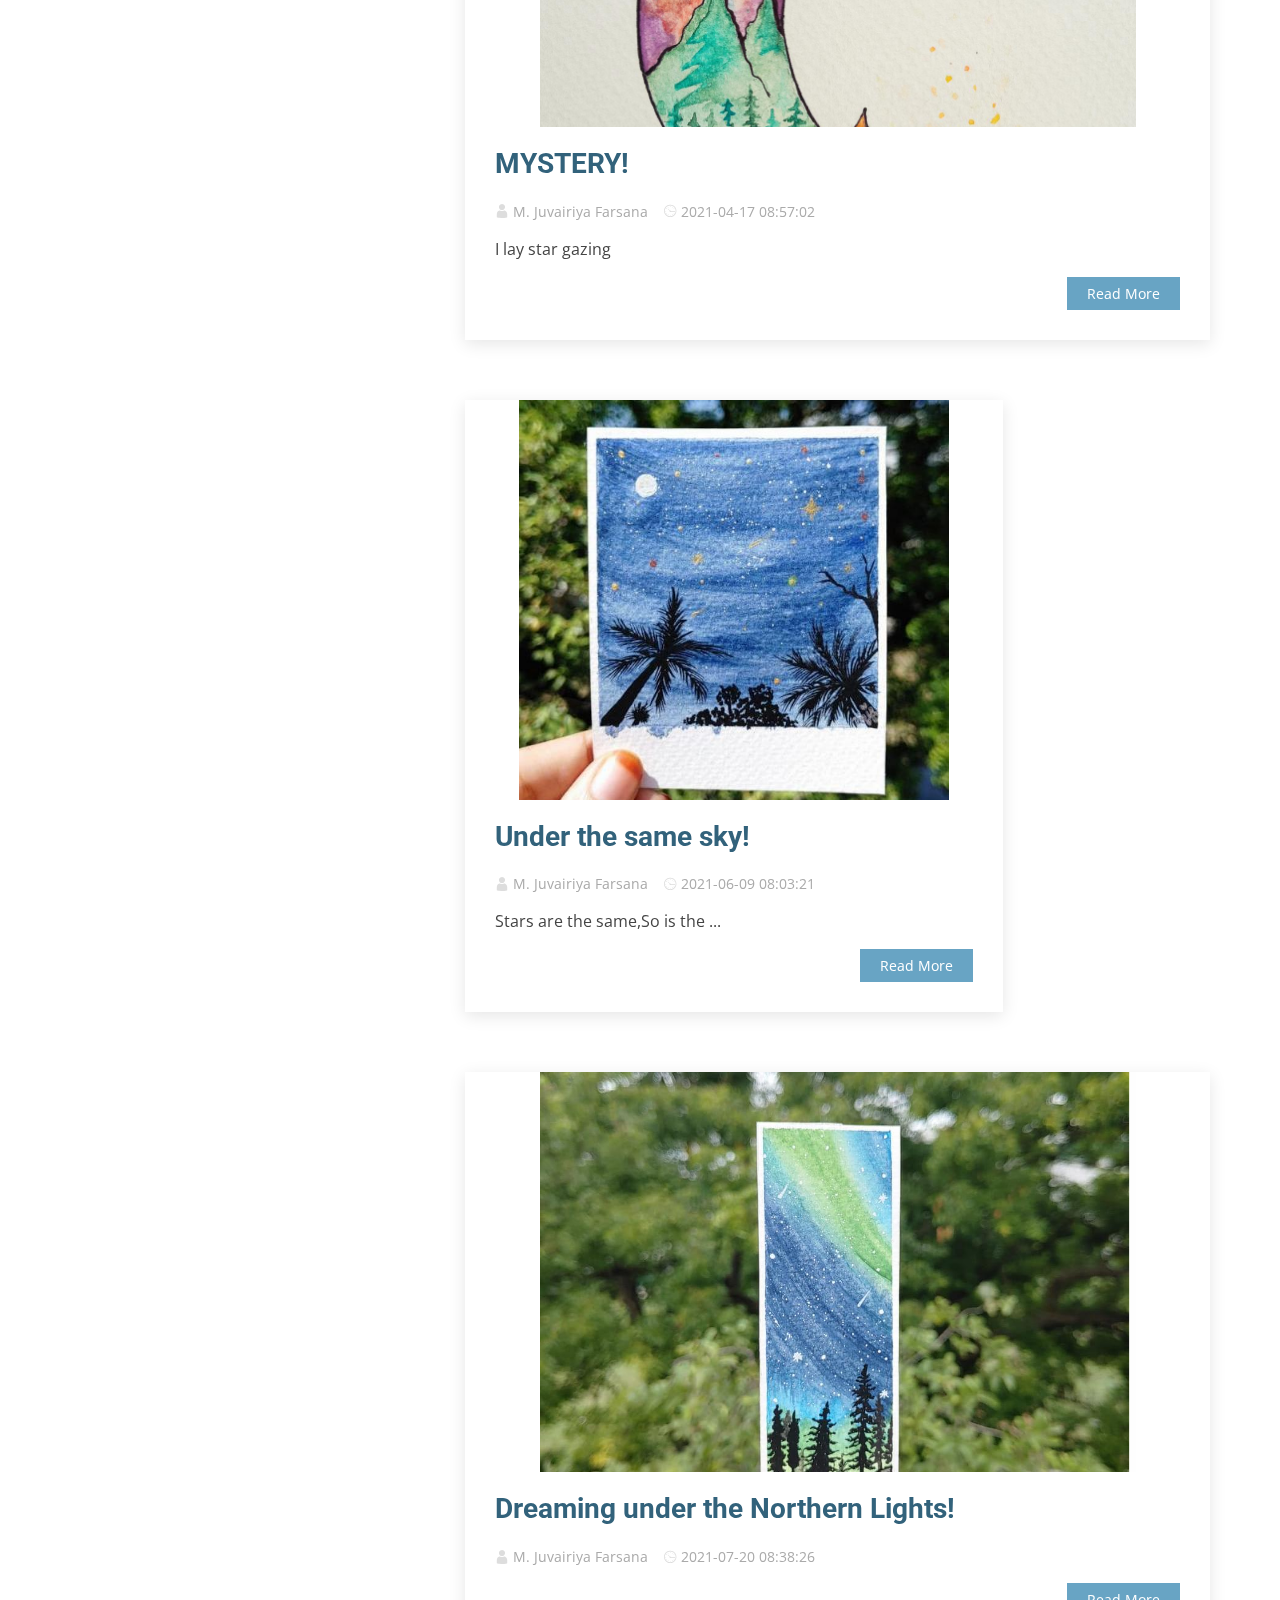
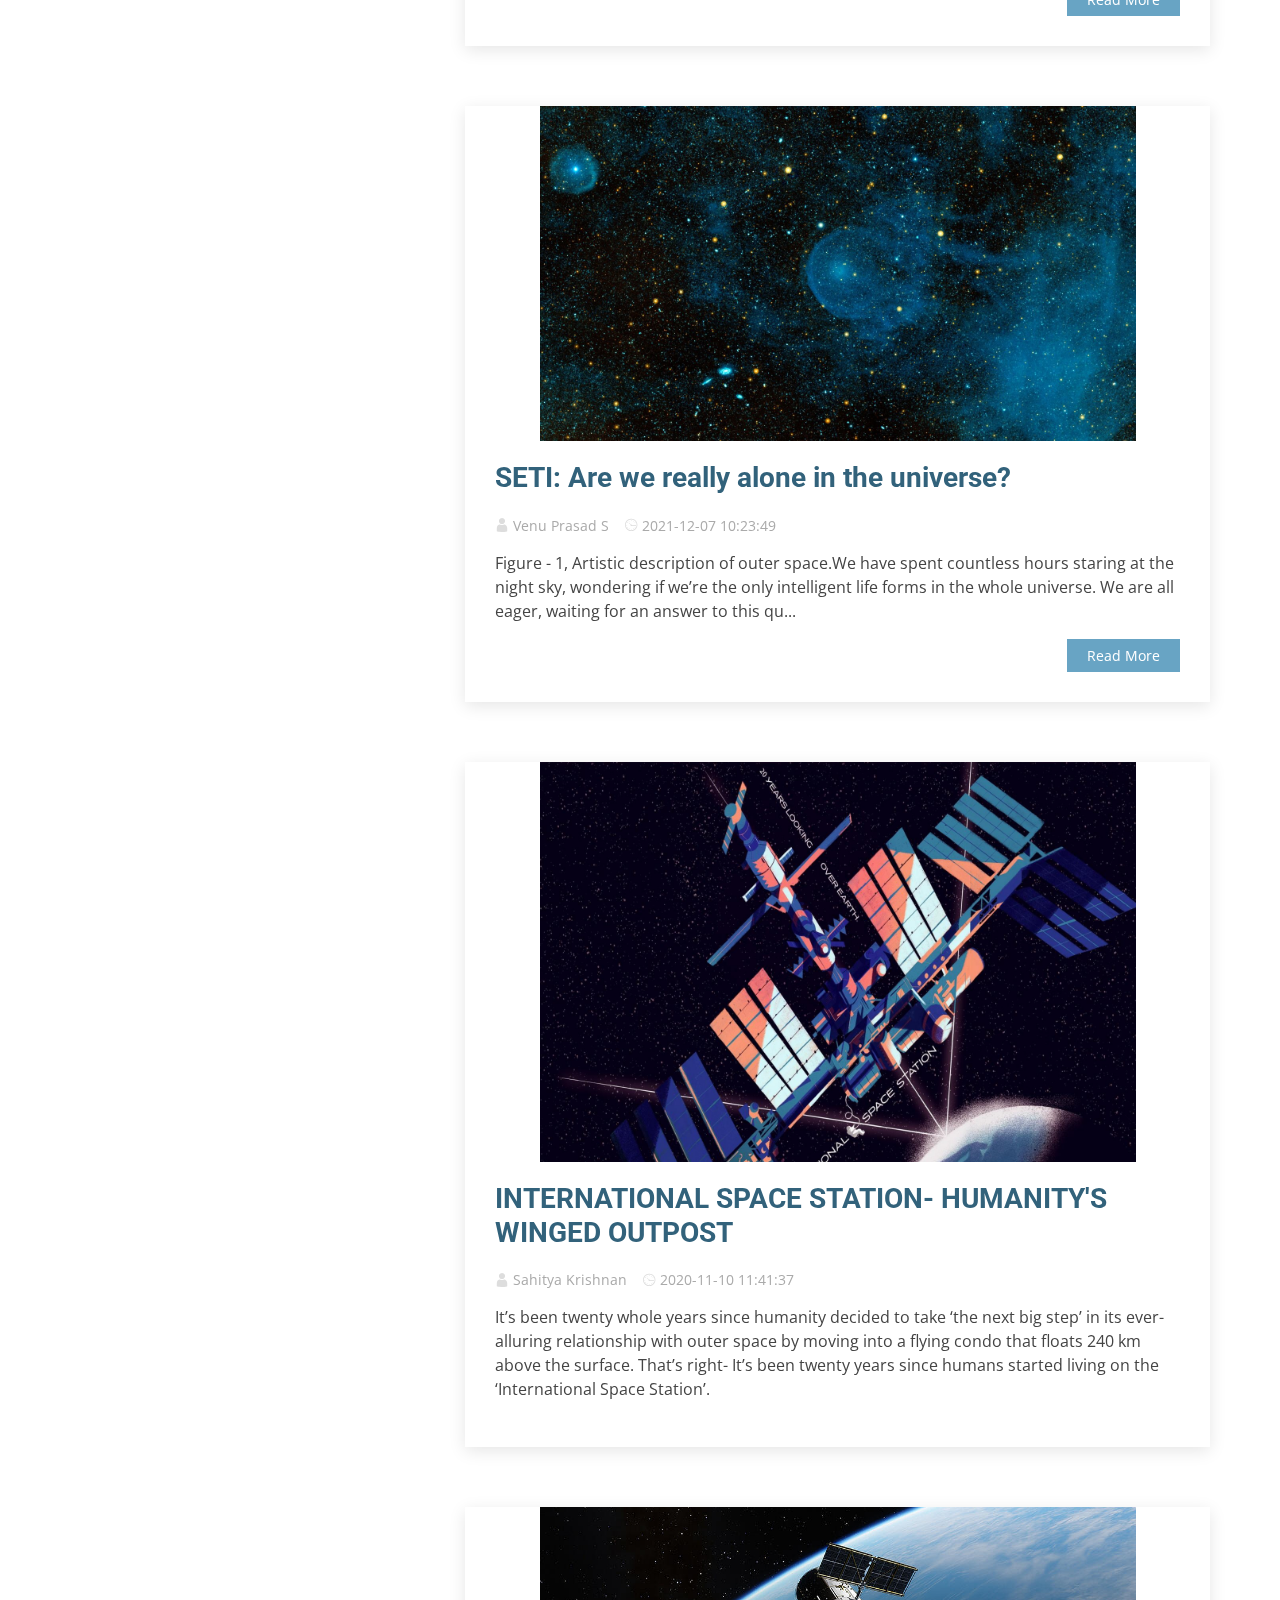
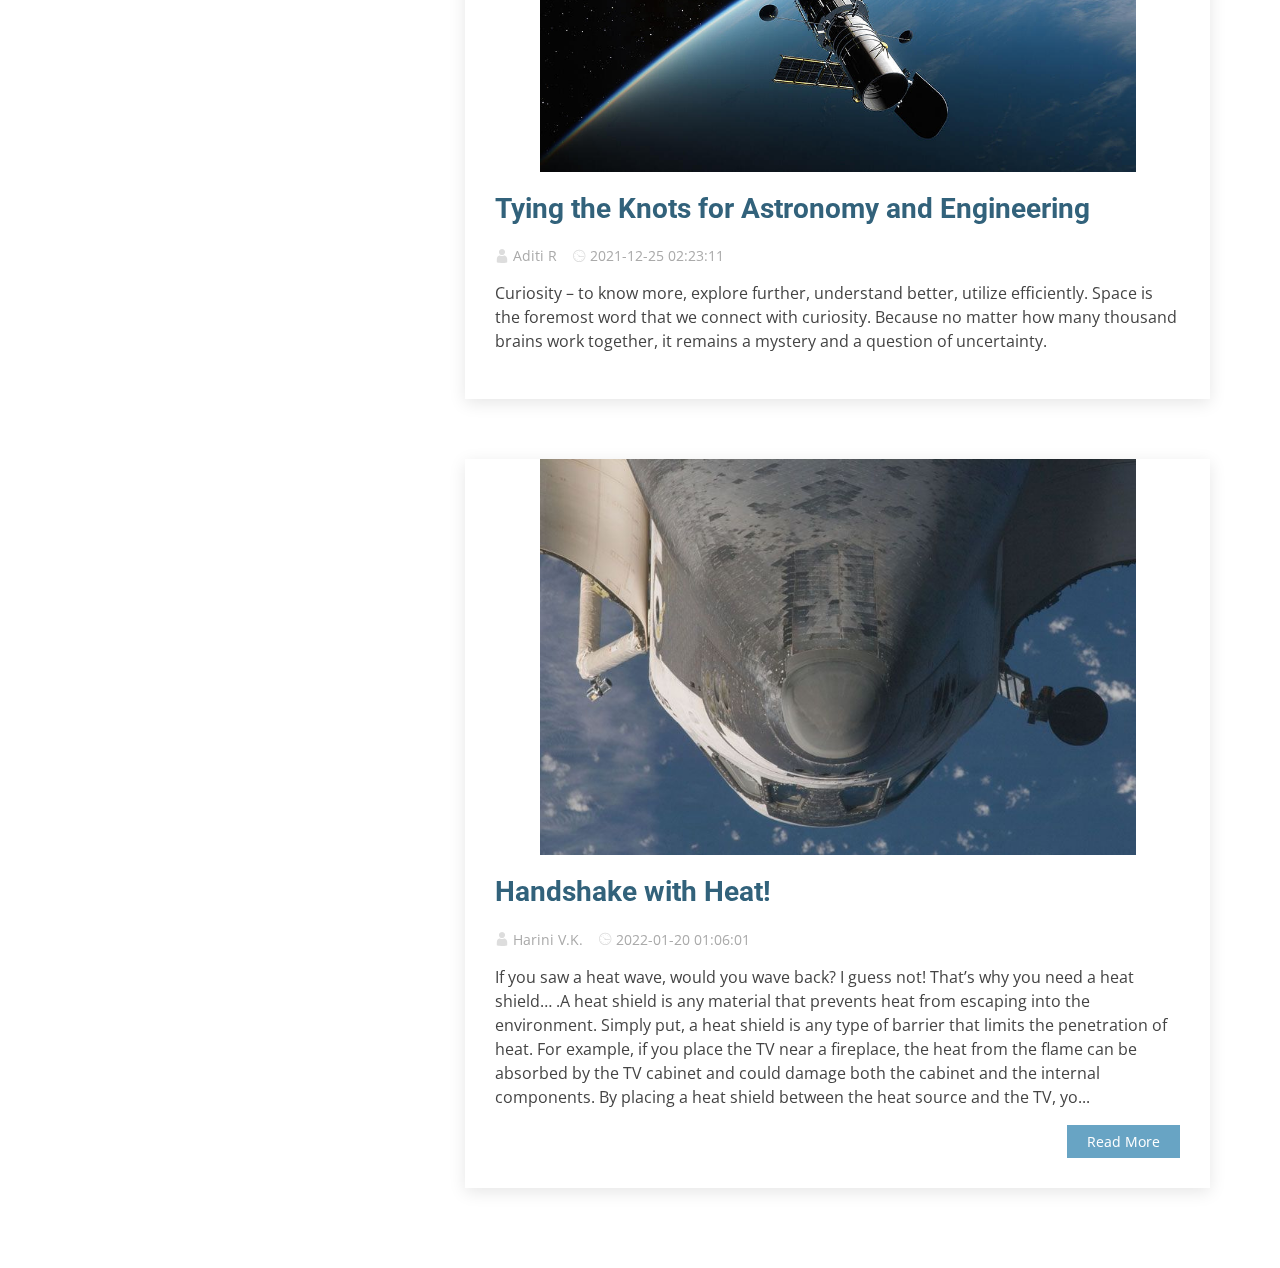
<file: blog.html>
<!DOCTYPE html>
<html lang="en" id="red">

<head>
  <meta charset="utf-8">
  <meta content="width=device-width, initial-scale=1.0" name="viewport">
  <meta http-equiv="cache-control" content="no-cache, no-store, must-revalidate" />
  <meta http-equiv="Pragma" content="no-cache" />
  <meta http-equiv="Expires" content="-1" />
  
  <title>Blog</title>
  <meta content="" name="description">
  <meta content="" name="keywords">

  <!-- Favicons -->
    <link href="assets/img/astro1.ico" rel="icon">
  <link href="assets/img/apple-touch-icon.png" rel="apple-touch-icon">

  <!-- Google Fonts -->
  <link href="https://fonts.googleapis.com/css?family=Open+Sans:300,300i,400,400i,600,600i,700,700i|Roboto:300,300i,400,400i,500,500i,700,700i&display=swap" rel="stylesheet">

  <!-- Vendor CSS Files -->
  <link href="assets/vendor/bootstrap/css/bootstrap.min.css" rel="stylesheet">
  <link href="assets/vendor/animate.css/animate.min.css" rel="stylesheet">
  <link href="assets/vendor/icofont/icofont.min.css" rel="stylesheet">
  <link href="assets/vendor/boxicons/css/boxicons.min.css" rel="stylesheet">
  <link href="assets/vendor/venobox/venobox.css" rel="stylesheet">
  <link href="assets/vendor/owl.carousel/assets/owl.carousel.min.css" rel="stylesheet">
  <link href="assets/vendor/aos/aos.css" rel="stylesheet">


  <!-- Template Main CSS File -->
  <link  rel="stylesheet" href="assets/css/style.css">

</head>

<body>

    <!-- ======= Header ======= -->
    <header id='header' class='fixed-top'>
      <style>
          @media screen and (max-width: 1199px) {
            .d-cus-none{
            display: none !important;
            /* visibility: hidden; */
            left: -9999px !important;
            }
            .d-lg-none{
              display: block !important;
            }
          }
    
        </style>
        <div class='container'>
          <div class='logo float-left'>
            <h1 class='text-light'><a href='index1.html'><span>Astro Club AU</span></a></h1>
    
          </div>
    
          <nav class='nav-menu float-right d-cus-none'>
            <ul>
              <li id='h'><a href='/index1.html'>Home</a></li>
              <li id='a'><a href='/about.html'>About Us</a></li>
              <li id='e'><a href='/events.html'>Events</a></li>
              <li id='p'><a href='/blog.html'>Proxima Post</a></li>
              <li id='t'><a href='/team.html'>Team</a></li>
              <li class='drop-down' id='at'><a href=''>Astro Tools</a>
                <ul>
                  <li><a href='/apod.html'>APOD</a></li>
                  <li><a href='/stellarium.html'>Stellarium</a></li>
                  <li><a href='/solar.html'>Solar System</a></li>
                  <li><a href='/star-chart.html'>Cosmic Planisphere</a></li>
                  <li><a href='/calendar.html'>Yearly Events</a></li>
                </ul>
              </li>
              <li id='c'><a href='/contact.html'>Contact Us</a></li>
              <li><a href='javascript:;' class='btn btn-danger spl' id='but' onclick='red_mode()'>Toggle Red Mode</a></li>
            </ul>
          </nav><!-- .nav-menu -->
    
        </div>
      </header><!-- End Header -->
    

  <main id="main">

    <!-- ======= Blog Section ======= -->
    <section class="breadcrumbs">
      <div class="container">

        <div class="d-flex justify-content-between align-items-center">
          <h2>Blog</h2>

          <ol>
            <li><a href="index1.html">Home</a></li>
            <li>Blog</li>
          </ol>
        </div>

      </div>
    </section><!-- End Blog Section -->

    <!-- ======= Blog Section ======= -->
    <section class="blog" data-aos="fade-up" data-aos-easing="ease-in-out" data-aos-duration="500">
      <div class="container">

        <div class="row justify-content-start">
          <div class="col-lg-4" >
            <div class="sidebar">

              <h3 class="sidebar-title">Search</h3>
              <div class="sidebar-item search-form">
                <form action="">
                  <input type="text">
                  <button type="submit"><i class="icofont-search"></i></button>
                </form>
              </div>
              <!-- End sidebar search formn -->

              <h3 class="sidebar-title">Categories</h3>
              <div class="sidebar-item categories">
                <ul id="entries-flters">
                  <li tabIndex="-1" class="butn eactive" onclick='filtersel(`all`)'>All Posts</li>
                </ul>

              </div>
              <!-- End sidebar categories-->

              </div>
              <!-- End sidebar-->
            </div>
            <!-- End sidebar -->
   
          <div class="col-lg-8 entries" id="tblog">

            
        
          </div><!-- End blog entries list -->

      

        </div><!-- End .row -->

      </div><!-- End .container -->

    </section><!-- End Blog Section -->

  </main><!-- End #main -->

   <!-- ======= Footer ======= -->
   <!-- <footer id="footer" style="position: static;" data-aos="fade-up" data-aos-easing="ease-in-out" data-aos-duration="500">

    <div class="footer-newsletter">
      <div class="container">
        <div class="row">
          <div class="col-lg-6">
            <h4>Register here</h4>
            <p  style="color:white">Enter your mobile number to be added on Astro Club Whatsapp group. <b>(+91 Only)</b></p>
          </div>
          <div class="col-lg-6">
            <form action="register.php" method="post">
              <input name="number" type="tel" pattern="^(?:(?:\+|0{0,2})91(\s*[\-]\s*)?|[0]?)?[789]\d{9}$" required><input type="submit" name="subs" value="Subscribe">
            </form>
          </div>
        </div>
      </div>
    </div>

    <div class="footer-top">
      <div class="container">
        <div class="row">

          <div class="col-lg-3 col-md-6 footer-links">
            <h4>Useful Links</h4>
            <ul>
              <li><i class="bx bx-chevron-right"></i> <a href="#">Home</a></li>
              <li><i class="bx bx-chevron-right"></i> <a href="about.html">About us</a></li>
              <li><i class="bx bx-chevron-right"></i> <a href="events.php">Events</a></li>
              <li><i class="bx bx-chevron-right"></i> <a href="blog.php">Proxima Post</a></li>
              <li><i class="bx bx-chevron-right"></i> <a href="contact.html">Contact Us</a></li>
            </ul>
          </div>


          <div class="col-lg-3 col-md-6 footer-contact">
            <h4>Contact Us</h4>
            <p style="color:white">
              12, Sardar Patel Rd, <br>
              Anna University, Guindy, <br>
              Chennai, Tamil Nadu 600025 <br><br>
              <strong>Phone:</strong> +91 98842 99162<br>
              <strong>Email:</strong> astroclubau@gmail.com<br>
            </p>

          </div>

          <div class="col-lg-3 col-md-6 footer-info">
            <h3>About Astro-Club</h3>
            <p>Enthusiastic and curious Astrophiles always looking up to the stars and not the ground.</p>
            <div class="social-links mt-3">
              <a href="https://www.facebook.com/astroclubofau" class="facebook"><i class="bx bxl-facebook" target="_blank"></i></a>
              <a href="https://www.instagram.com/astroclub_au/" class="instagram" target="_blank" rel="noopener noreferrer"><i class="bx bxl-instagram"></i></a>
              <a href="https://www.linkedin.com/in/astro-club-au-012019/" class="linkedin" target="_blank" rel="noopener noreferrer"><i class="bx bxl-linkedin"></i></a>
            </div>
          </div>

        </div>
      </div>
    </div>

  </footer> -->
  <!-- End Footer -->

  
  <a href="#" class="back-to-top"><i class="icofont-simple-up"></i></a>
  
  
    <!-- Vendor JS Files -->
 
    <script src="assets/vendor/jquery/jquery.min.js"></script>
    <script src="assets/vendor/jquery.easing/jquery.easing.min.js"></script>
    <script src="assets/vendor/venobox/venobox.min.js"></script>
    <script src="assets/vendor/waypoints/jquery.waypoints.min.js"></script>
    <script src="assets/vendor/counterup/counterup.min.js"></script>
    <script src="assets/vendor/owl.carousel/owl.carousel.min.js"></script>
    <script src="assets/vendor/isotope-layout/isotope.pkgd.min.js"></script>
    <script src="assets/vendor/aos/aos.js"></script>
    <script src="assets/vendor/bootstrap/js/bootstrap.bundle.min.js"></script>
    

  
  <!-- Template Main JS File --> 
  <script type="text/javascript" src="assets/js/main.js"></script>
  <script type="text/javascript" src="assets/js/red.js"></script>
  <script src="assets/js/loadContent.js" type="text/javascript"></script>

  <script>
    $(document).ready(function() {
      $('li.active').removeClass('active');
      $('a[href="' + 'blog.html' + '"]').closest('li').addClass('active');
      console.log(location.pathname);
    });
    var filter = localStorage.filter;
    if(filter) {
      document.getElementsByTagName('html')[0].style.filter = filter;
    }
   
  </script>

</body>

</html>
</file>
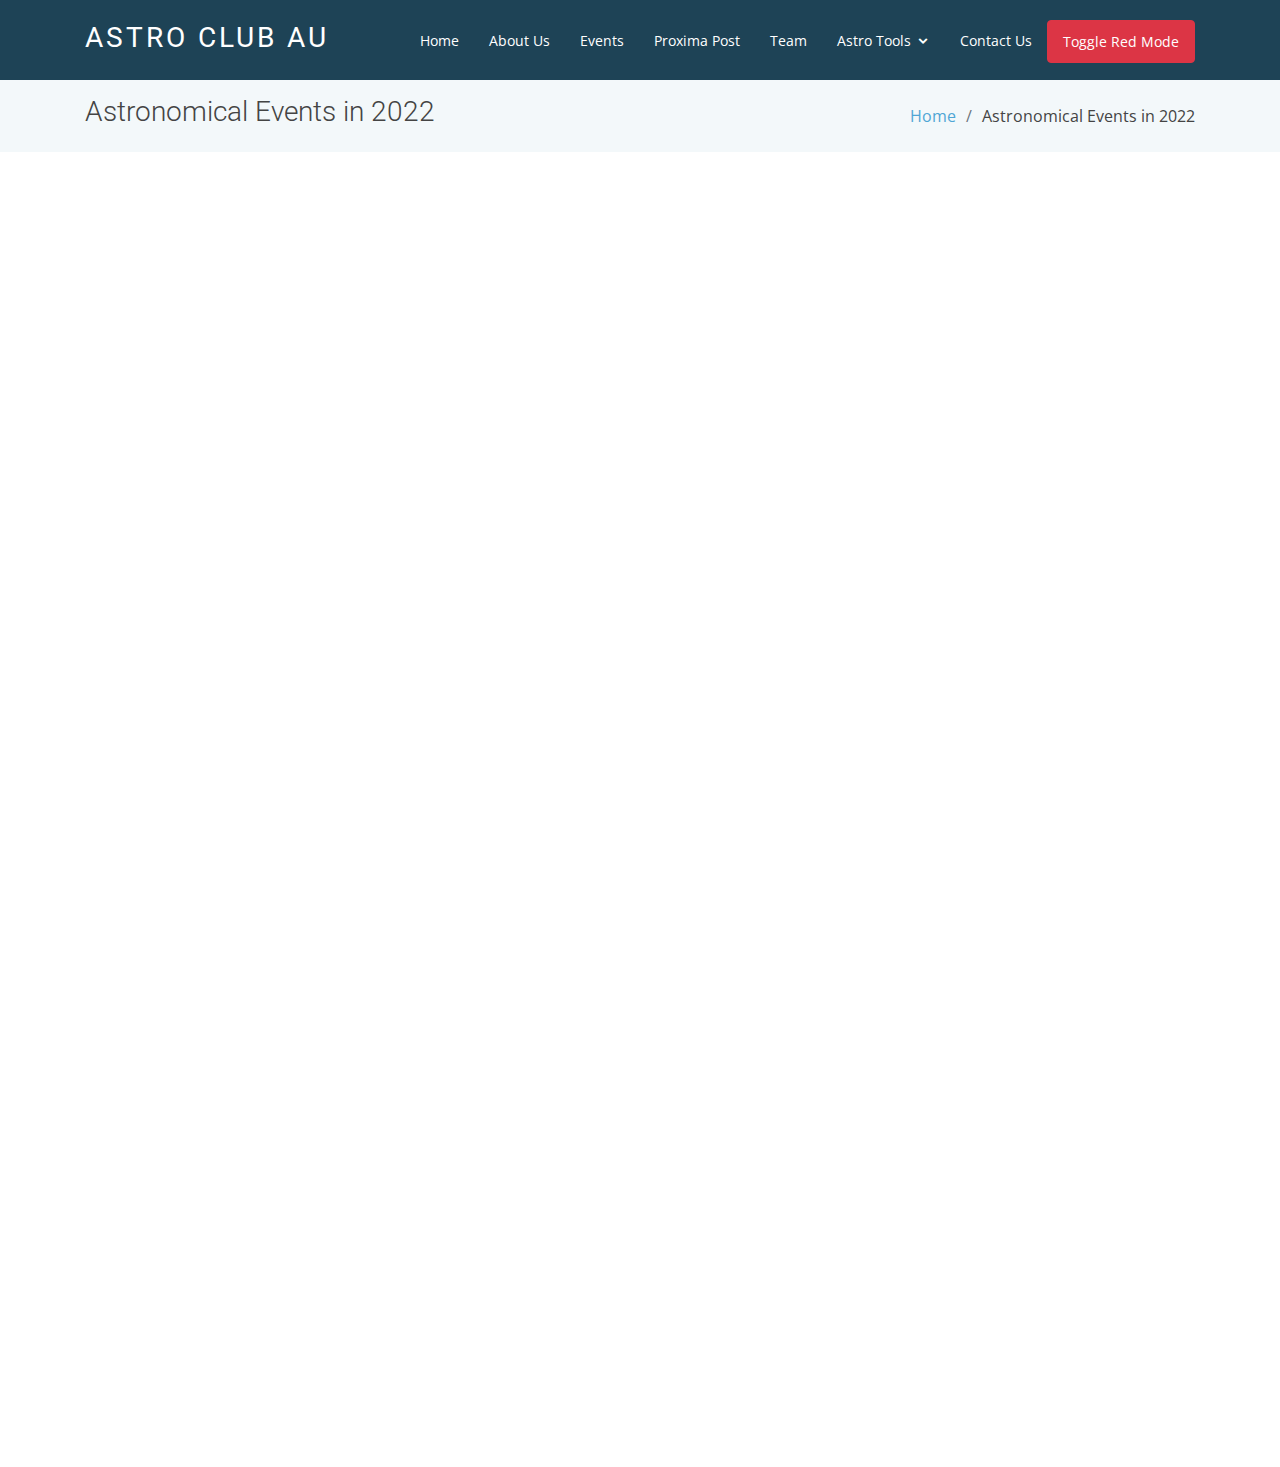
<file: calendar.html>
<!DOCTYPE html>
<html lang="en">

<head>
  <meta charset="utf-8">
  <meta content="width=device-width, initial-scale=1.0" name="viewport">
  <meta http-equiv="cache-control" content="no-cache" />
  <meta http-equiv="Pragma" content="no-cache" />
  <meta http-equiv="Expires" content="-1" />
  
  <title>APOD</title>
  <meta content="" name="description">
  <meta content="" name="keywords">

  <!-- Favicons -->
    <link href="assets/img/astro1.ico" rel="icon">
  <link href="assets/img/apple-touch-icon.png" rel="apple-touch-icon">

  <!-- Google Fonts -->
  <link href="https://fonts.googleapis.com/css?family=Open+Sans:300,300i,400,400i,600,600i,700,700i|Roboto:300,300i,400,400i,500,500i,700,700i&display=swap" rel="stylesheet">

  <!-- Vendor CSS Files -->
  <link href="assets/vendor/bootstrap/css/bootstrap.min.css" rel="stylesheet">
  <link href="assets/vendor/animate.css/animate.min.css" rel="stylesheet">
  <link href="assets/vendor/icofont/icofont.min.css" rel="stylesheet">
  <link href="assets/vendor/boxicons/css/boxicons.min.css" rel="stylesheet">
  <link href="assets/vendor/venobox/venobox.css" rel="stylesheet">
  <link href="assets/vendor/owl.carousel/assets/owl.carousel.min.css" rel="stylesheet">
  <link href="assets/vendor/aos/aos.css" rel="stylesheet">

  <!-- Template Main CSS File -->
  <link href="assets/css/style.css" rel="stylesheet">
  <style>
    @media screen and (max-width: 1199px) {
      .d-cus-none{
      display: none !important;
      /* visibility: hidden; */
      left: -9999px !important;
      }
      .d-lg-none{
        display: block !important;
      }
    }

  </style>

</head>

<body>

   <!-- ======= Header ======= -->
   <header id='header' class='fixed-top'>
  <style>
      @media screen and (max-width: 1199px) {
        .d-cus-none{
        display: none !important;
        /* visibility: hidden; */
        left: -9999px !important;
        }
        .d-lg-none{
          display: block !important;
        }
      }

    </style>
    <div class='container'>
      <div class='logo float-left'>
        <h1 class='text-light'><a href='index1.html'><span>Astro Club AU</span></a></h1>

      </div>

      <nav class='nav-menu float-right d-cus-none'>
        <ul>
          <li id='h'><a href='/index1.html'>Home</a></li>
          <li id='a'><a href='/about.html'>About Us</a></li>
          <li id='e'><a href='/events.html'>Events</a></li>
          <li id='p'><a href='/blog.html'>Proxima Post</a></li>
          <li id='t'><a href='/team.html'>Team</a></li>
          <li class='drop-down' id='at'><a href=''>Astro Tools</a>
            <ul>
              <li><a href='/apod.html'>APOD</a></li>
              <li><a href='/stellarium.html'>Stellarium</a></li>
              <li><a href='/solar.html'>Solar System</a></li>
              <li><a href='/star-chart.html'>Cosmic Planisphere</a></li>
              <li><a href='/calendar.html'>Yearly Events</a></li>
            </ul>
          </li>
          <li id='c'><a href='/contact.html'>Contact Us</a></li>
          <li><a href='javascript:;' class='btn btn-danger spl' id='but' onclick='red_mode()'>Toggle Red Mode</a></li>
        </ul>
      </nav><!-- .nav-menu -->

    </div>
  </header><!-- End Header -->

  <main id="main">
    <!-- ======= Our APOD Section ======= -->
    <section class="breadcrumbs">
        <div class="container">
          <div class="d-flex justify-content-between align-items-center">
          <h2>Astronomical Events in 2022</h2>
            <ol>
              <li><a href="index1.html">Home</a></li>
              <li>Astronomical Events in 2022</li>
            </ol>
          </div>
        </div>
      </section><!-- End Our APOD Section -->
      <!-- <div class="container" style="text-align: center; margin-bottom: 10%">
      <iframe src="https://calendar.google.com/calendar/embed?height=600&wkst=1&bgcolor=%23ffffff&ctz=Asia%2FKolkata&showTitle=0&showTabs=1&src=c3dhZGVzaGJhbGFqZWUxM0BnbWFpbC5jb20&color=%23039BE5" style="border-width:0" width="800" height="600" frameborder="0" scrolling="no"></iframe>
    </div> -->
    <div class="responsive-iframe-container small-container" style="margin-bottom:5%; text-align:center">
      

      <iframe src="https://calendar.google.com/calendar/embed?height=600&wkst=1&bgcolor=%23ffffff&ctz=Asia%2FKolkata&showTitle=0&showPrint=0&src=dGhlLmNvc21vcy4xNzI5QGdtYWlsLmNvbQ&color=%23039BE5"
        style="border-width:0" width="95%" height="600" frameborder="0" 
      scrolling="no"></iframe>
    </div>
  </main>

     <!-- ======= Footer ======= -->
     <footer id="footer" data-aos="fade-up" data-aos-easing="ease-in-out" data-aos-duration="500">

      <div class="footer-newsletter">
        <div class="container">
          <div class="row">
            <div class="col-lg-6">
              <h4>Register here</h4>
              <p  style="color:white">Enter your mobile number to be added on Astro Club Whatsapp group. <b>(+91 Only)</b></p>
            </div>
            <div class="col-lg-6">
              <form action="register.php" method="post">
                <input name="number" type="tel" pattern="^(?:(?:\+|0{0,2})91(\s*[\-]\s*)?|[0]?)?[789]\d{9}$" required><input type="submit" name="subs" value="Subscribe">
              </form>
            </div>
          </div>
        </div>
      </div>
  
      <div class="footer-top">
        <div class="container">
          <div class="row">
  
            <div class="col-lg-3 col-md-6 footer-links">
              <h4>Useful Links</h4>
              <ul>
                <li><i class="bx bx-chevron-right"></i> <a href="#">Home</a></li>
                <li><i class="bx bx-chevron-right"></i> <a href="about.html">About us</a></li>
                <li><i class="bx bx-chevron-right"></i> <a href="events.php">Events</a></li>
                <li><i class="bx bx-chevron-right"></i> <a href="blog.php">Proxima Post</a></li>
                <li><i class="bx bx-chevron-right"></i> <a href="contact.html">Contact Us</a></li>
              </ul>
            </div>
  
  
            <div class="col-lg-3 col-md-6 footer-contact">
              <h4>Contact Us</h4>
              <p style="color:white">
                12, Sardar Patel Rd, <br>
                Anna University, Guindy, <br>
                Chennai, Tamil Nadu 600025 <br><br>
                <strong>Phone:</strong> +91 98842 99162<br>
                <strong>Email:</strong> astroclubau@gmail.com<br>
              </p>
  
            </div>
  
            <div class="col-lg-3 col-md-6 footer-info">
              <h3>About Astro-Club</h3>
              <p>Enthusiastic and curious Astrophiles always looking up to the stars and not the ground.</p>
              <div class="social-links mt-3">
                <a href="https://www.facebook.com/astroclubofau" class="facebook"><i class="bx bxl-facebook" target="_blank"></i></a>
                <a href="https://www.instagram.com/astroclub_au/" class="instagram" target="_blank" rel="noopener noreferrer"><i class="bx bxl-instagram"></i></a>
                <a href="https://www.linkedin.com/in/astro-club-au-012019/" class="linkedin" target="_blank" rel="noopener noreferrer"><i class="bx bxl-linkedin"></i></a>
              </div>
            </div>
  
          </div>
        </div>
      </div>
  
    </footer><!-- End Footer -->
  
    <a href="#" class="back-to-top"><i class="icofont-simple-up"></i></a>
  
    <!-- Vendor JS Files -->
    <script src="assets/vendor/jquery/jquery.min.js"></script>
    <script src="assets/vendor/bootstrap/js/bootstrap.bundle.min.js"></script>
    <script src="assets/vendor/jquery.easing/jquery.easing.min.js"></script>
    <script src="assets/vendor/php-email-form/validate.js"></script>
    <script src="assets/vendor/venobox/venobox.min.js"></script>
    <script src="assets/vendor/waypoints/jquery.waypoints.min.js"></script>
    <script src="assets/vendor/counterup/counterup.min.js"></script>
    <script src="assets/vendor/owl.carousel/owl.carousel.min.js"></script>
    <script src="assets/vendor/isotope-layout/isotope.pkgd.min.js"></script>
    <script src="assets/vendor/aos/aos.js"></script>
  
    <!-- Template Main JS File -->
    <script src="assets/js/main.js"></script><script src="assets/js/red.js"></script>
    <script src="assets/js/loadContent.js" type="text/javascript"></script>
    <script>
        var filter = localStorage.filter;
      if(filter) {
        document.getElementsByTagName('html')[0].style.filter = filter;
      }
    </script>
  </body>
  
  </html>
</file>
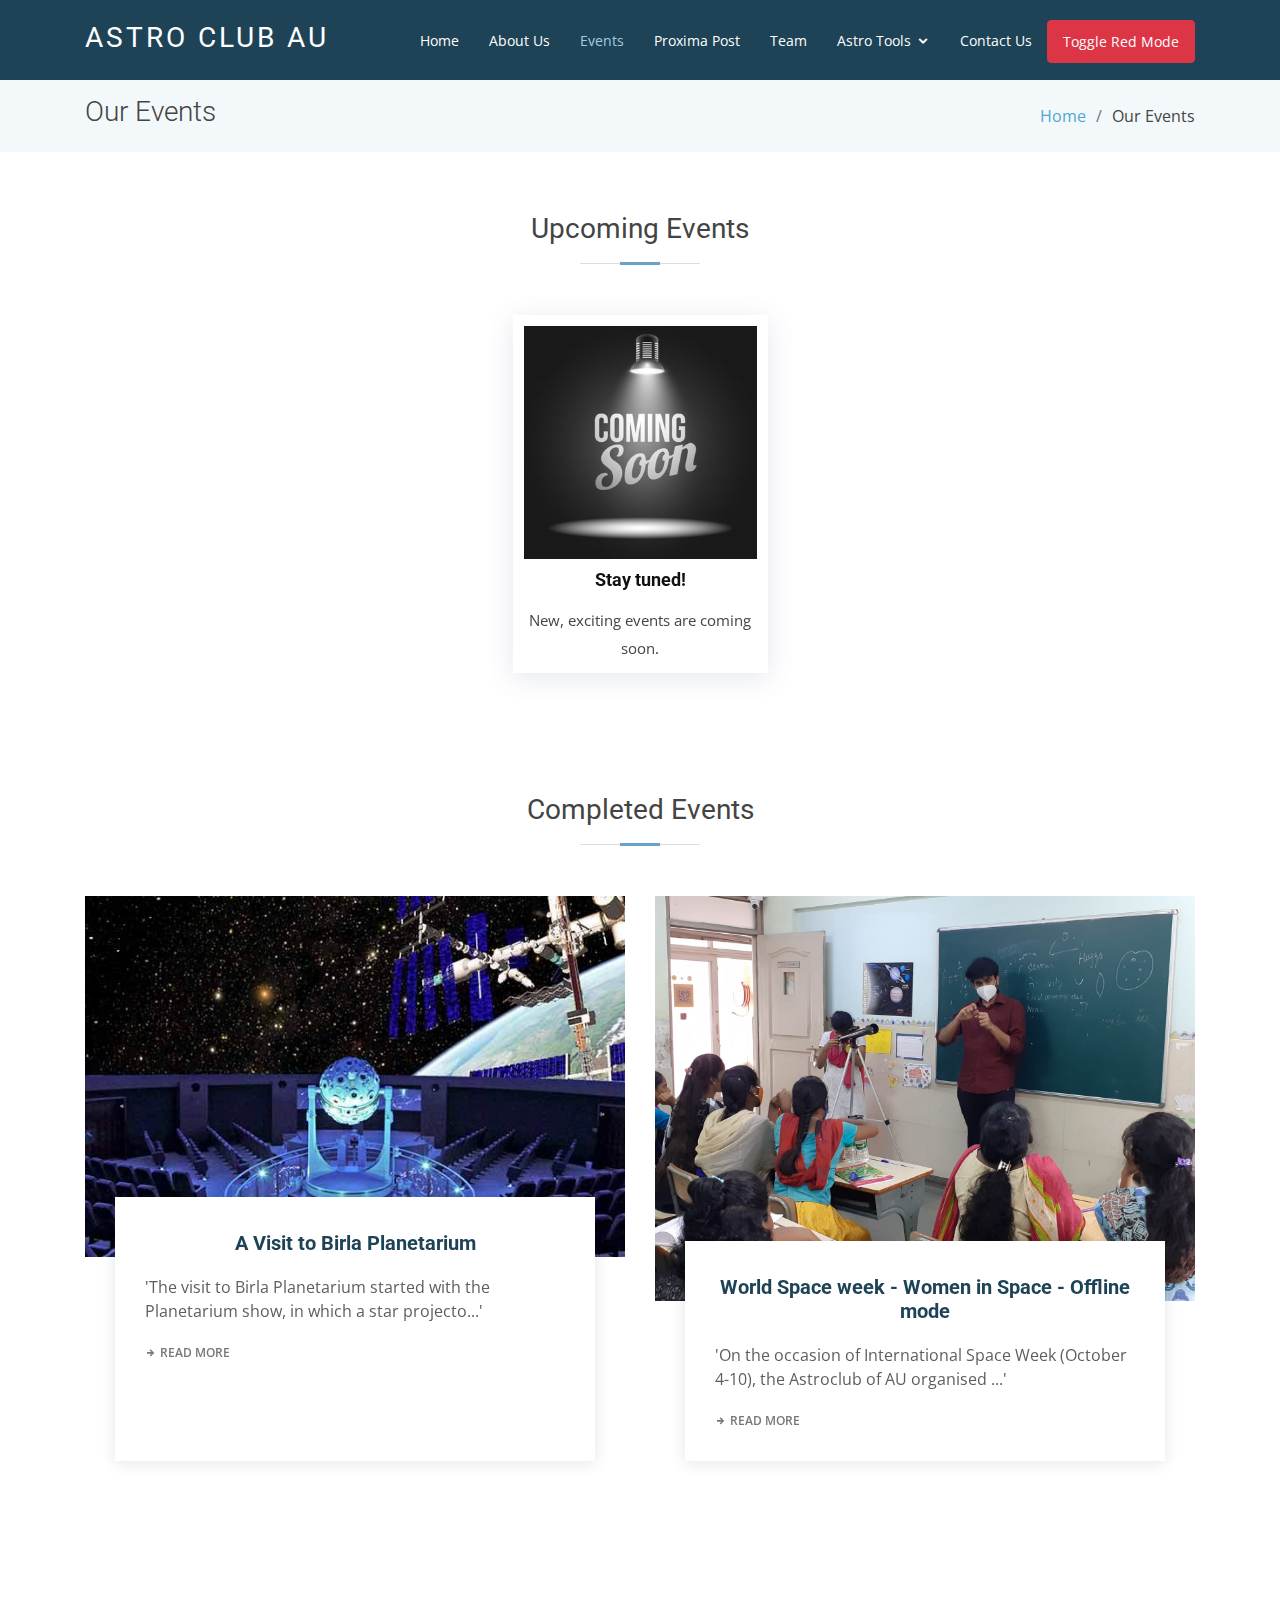
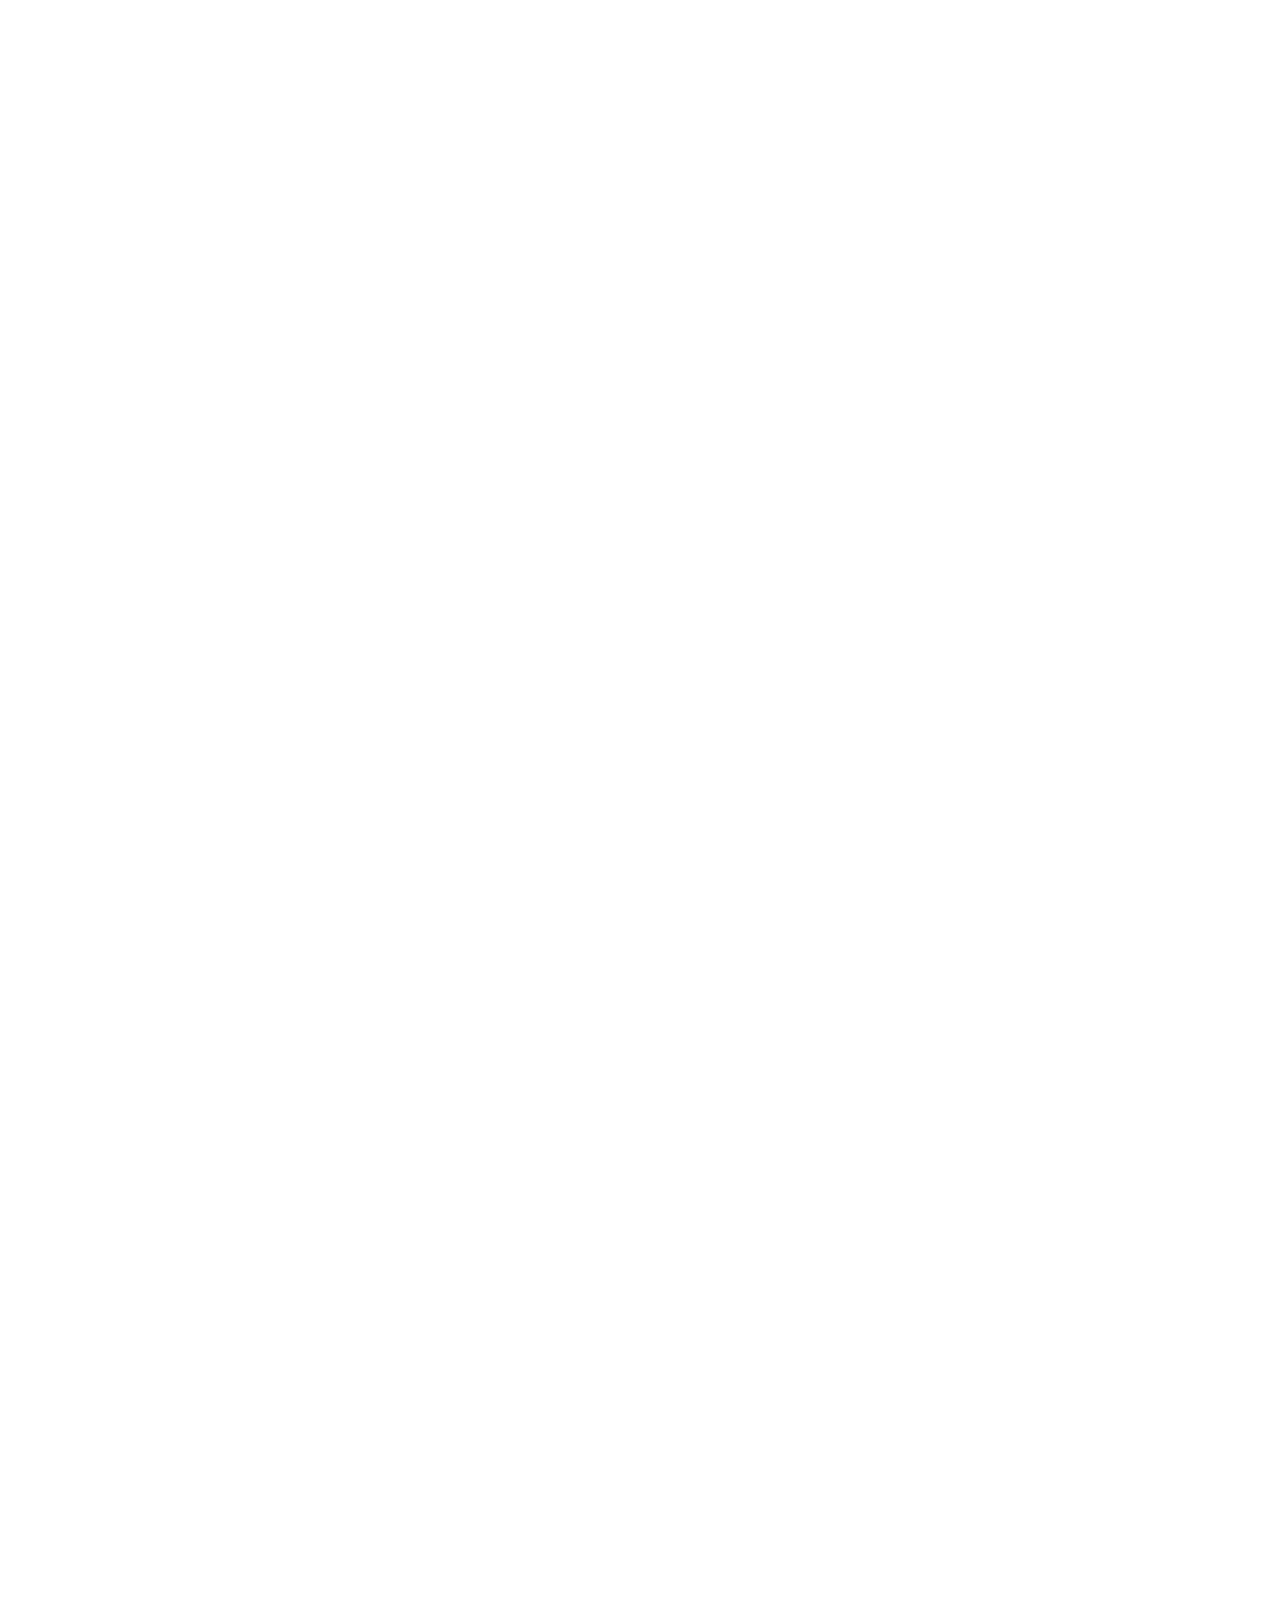
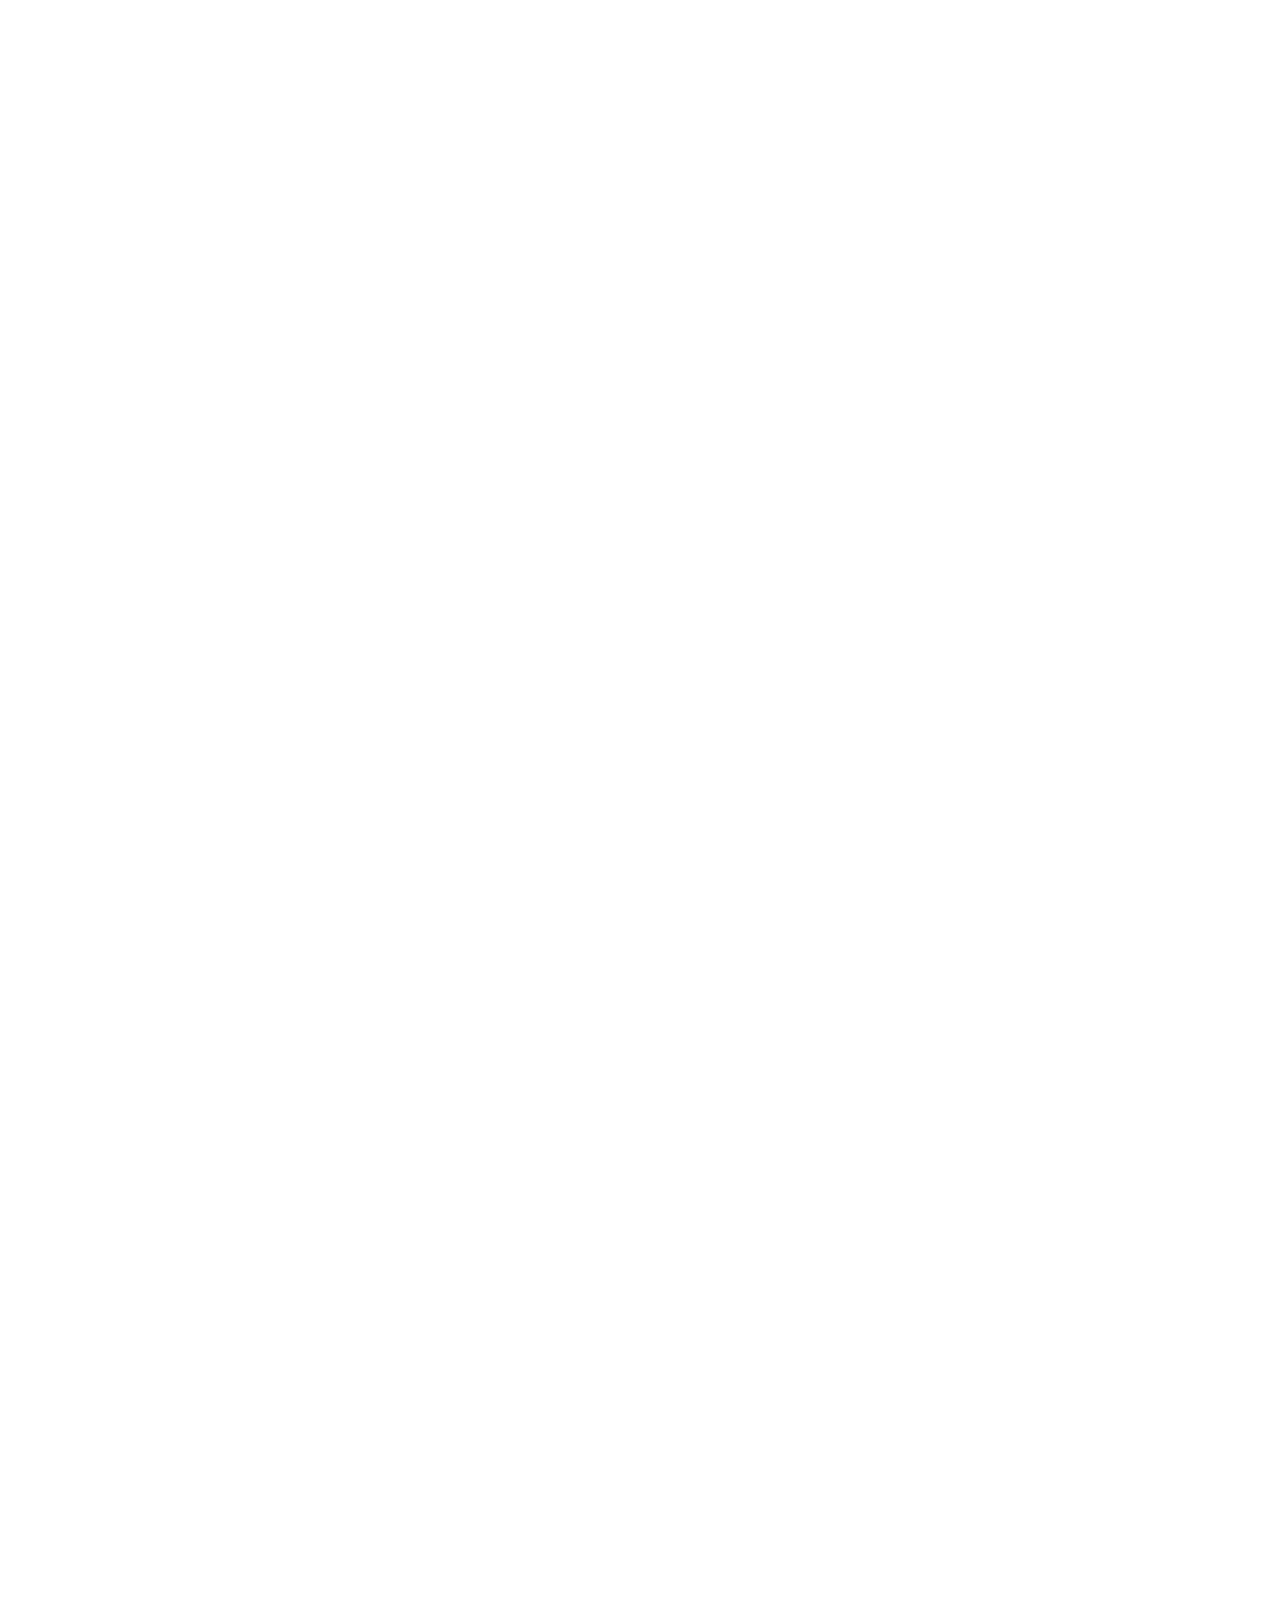
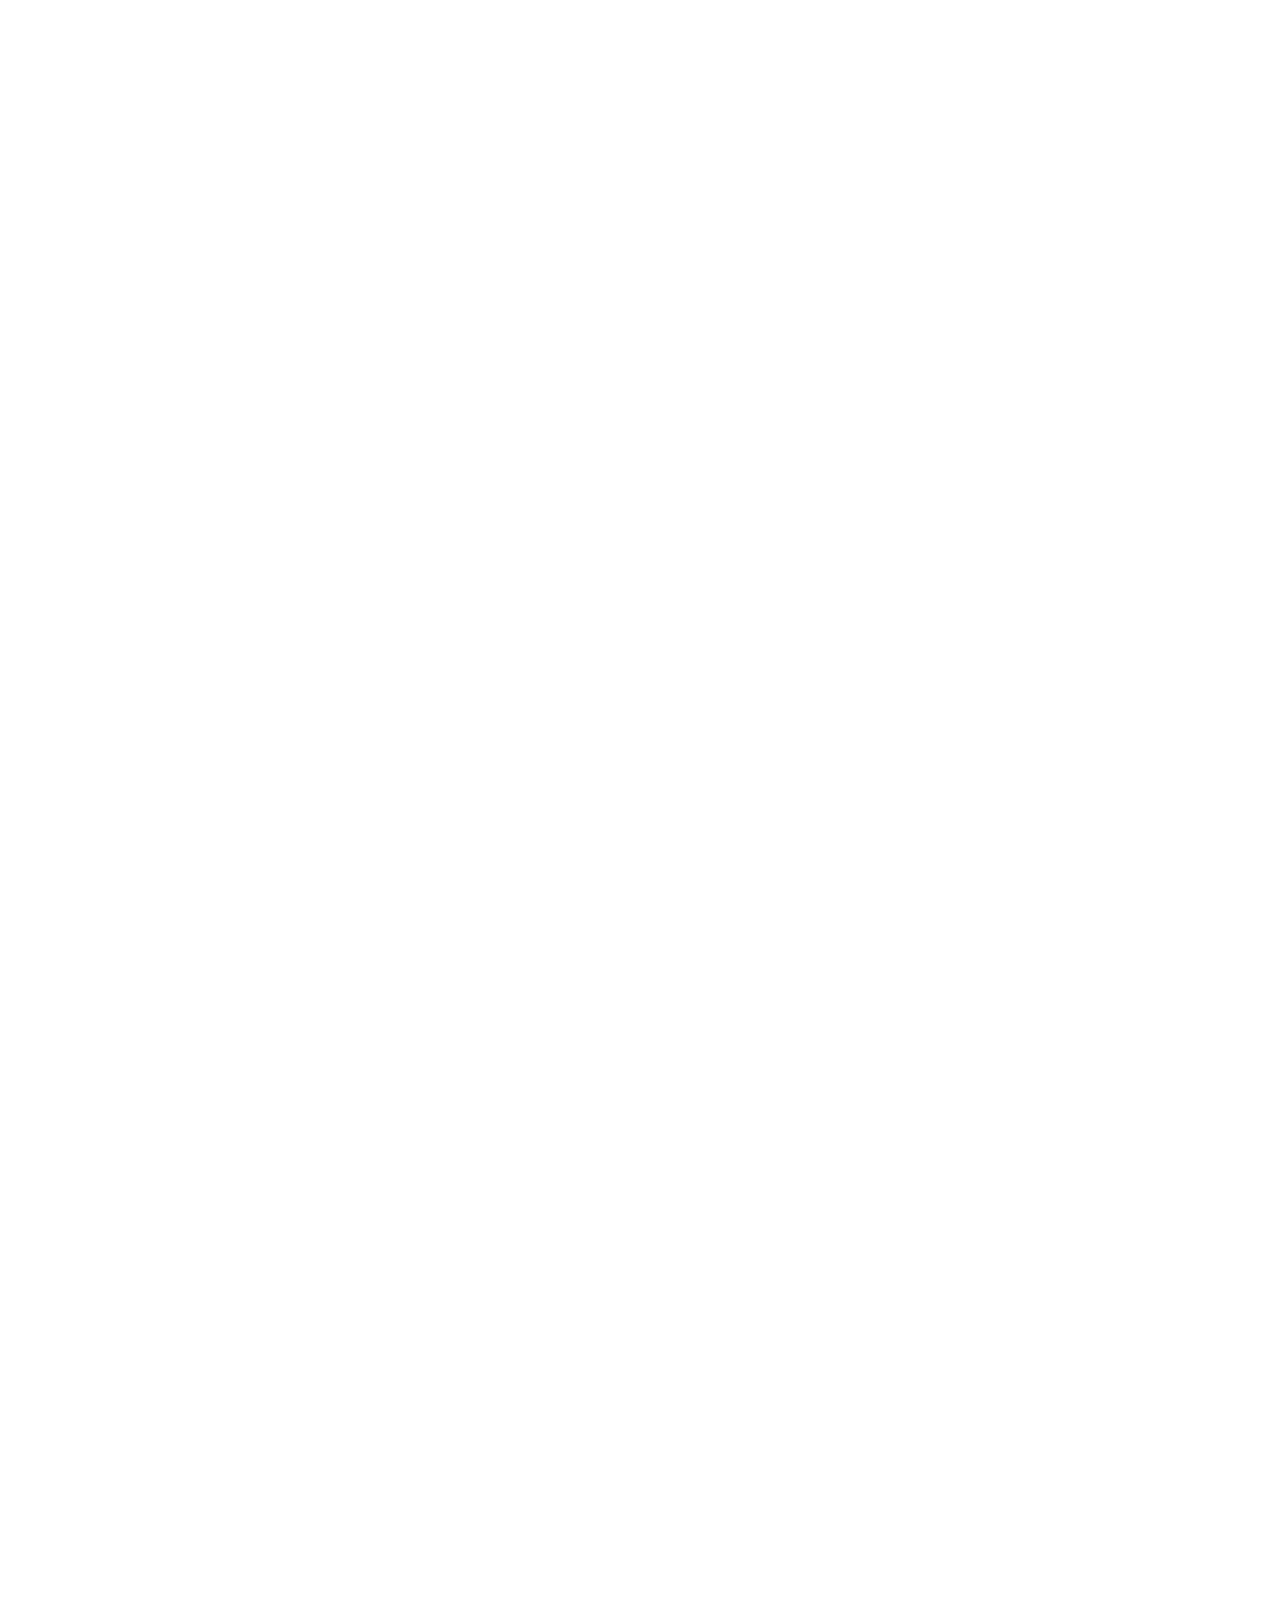
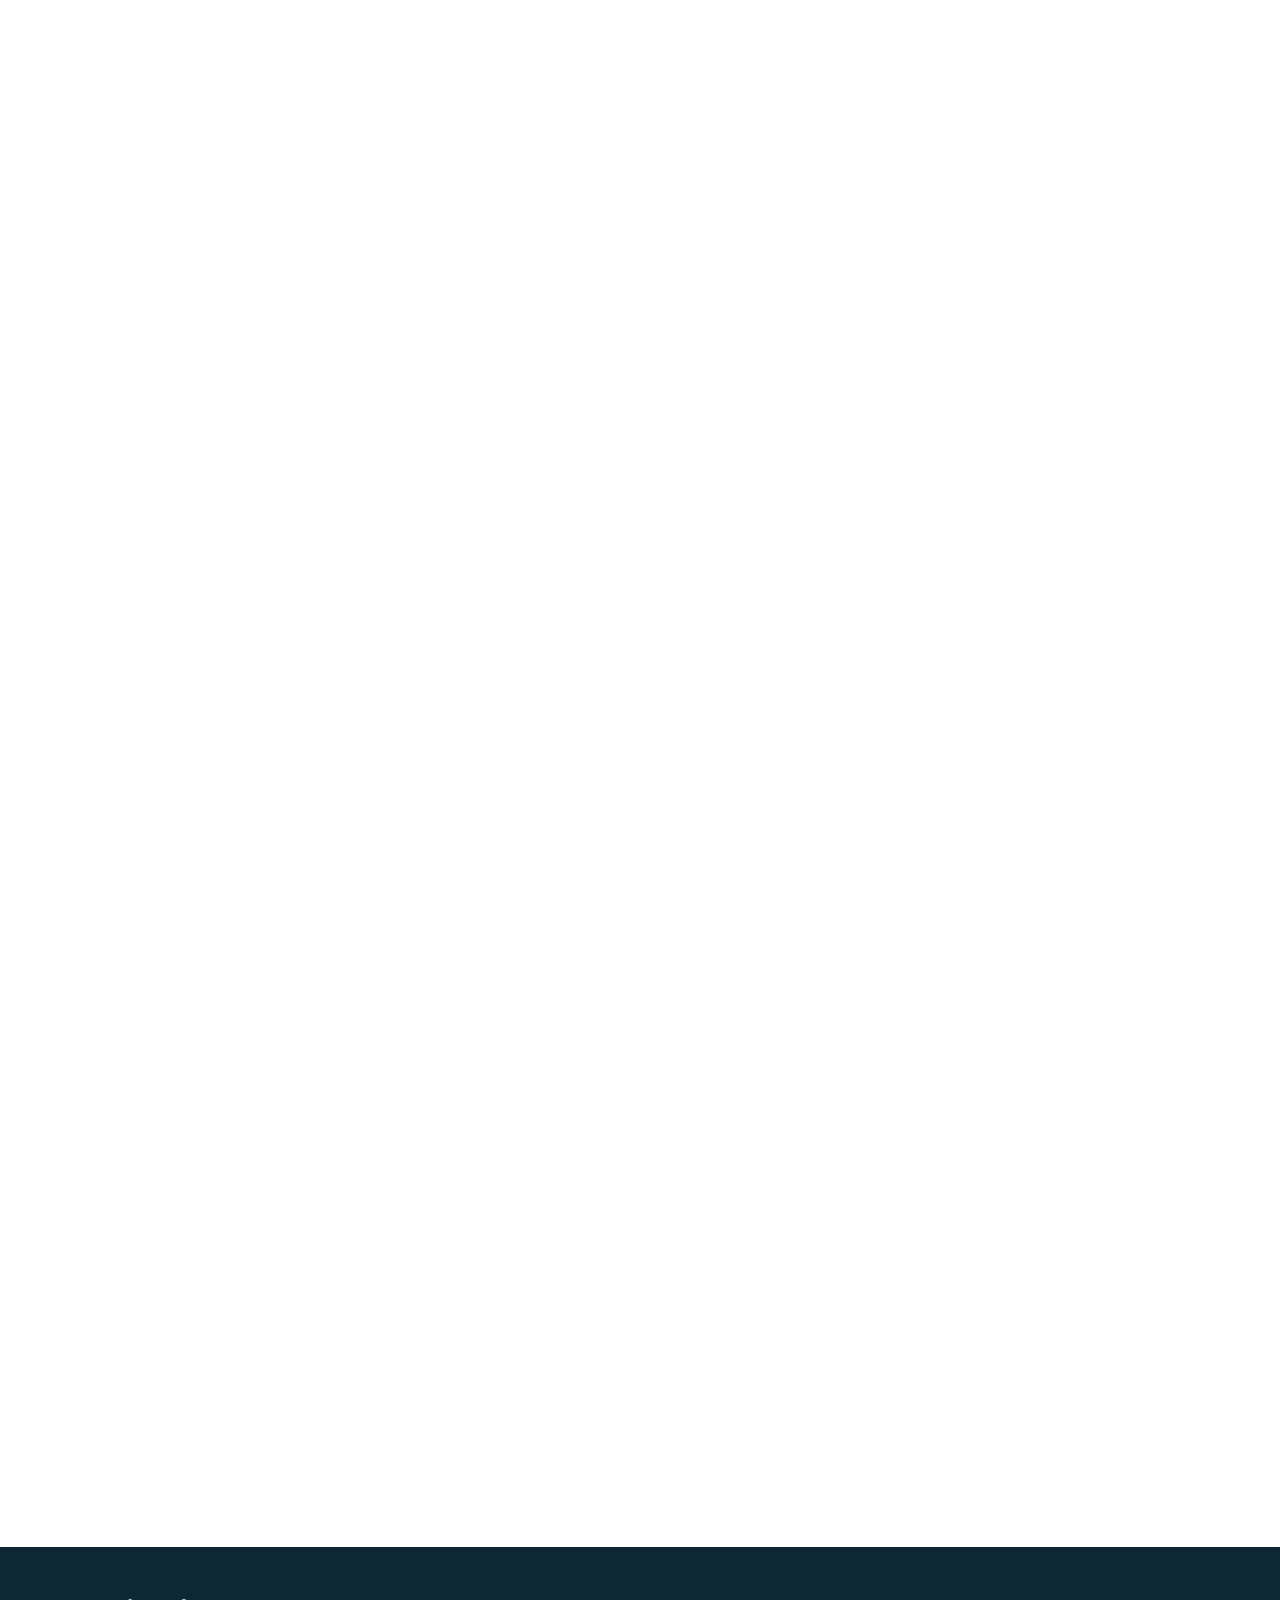
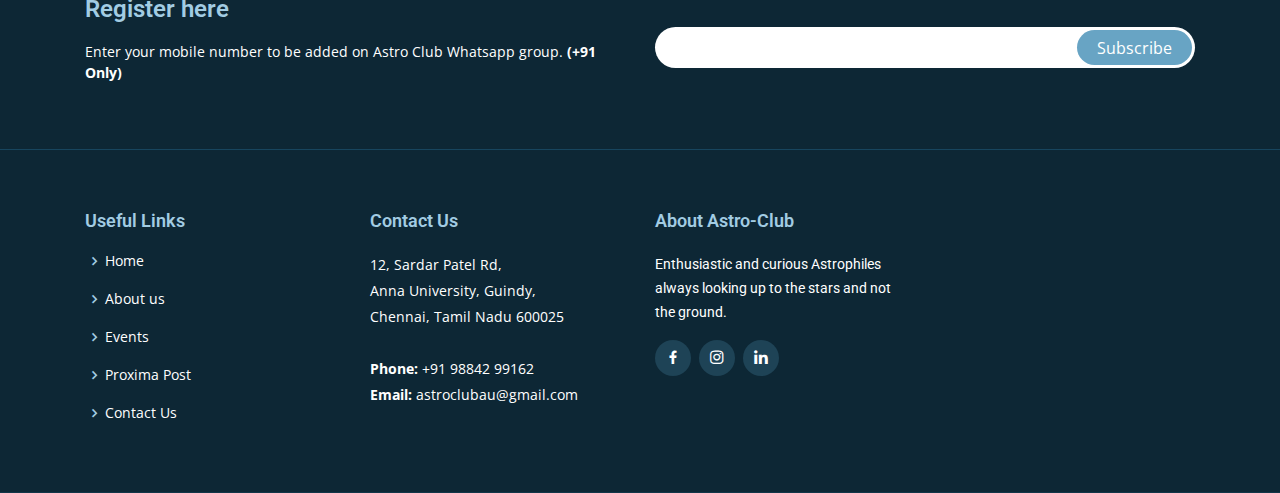
<file: events.html>
<!DOCTYPE html>
<html lang="en">

<head>
  <meta charset="utf-8">
  <meta content="width=device-width, initial-scale=1.0" name="viewport">

  <title>Events</title>
  <meta content="" name="description">
  <meta content="" name="keywords">
  <meta http-equiv="cache-control" content="no-cache" />
  <meta http-equiv="Pragma" content="no-cache" />
  <meta http-equiv="Expires" content="-1" />
  
  <!-- Favicons -->
    <link href="assets/img/astro1.ico" rel="icon">
  <link href="assets/img/apple-touch-icon.png" rel="apple-touch-icon">

  <!-- Google Fonts -->
  <link href="https://fonts.googleapis.com/css?family=Open+Sans:300,300i,400,400i,600,600i,700,700i|Roboto:300,300i,400,400i,500,500i,700,700i&display=swap" rel="stylesheet">

  <!-- Vendor CSS Files -->
  <link href="assets/vendor/bootstrap/css/bootstrap.min.css" rel="stylesheet">
  <link href="assets/vendor/animate.css/animate.min.css" rel="stylesheet">
  <link href="assets/vendor/icofont/icofont.min.css" rel="stylesheet">
  <link href="assets/vendor/boxicons/css/boxicons.min.css" rel="stylesheet">
  <link href="assets/vendor/venobox/venobox.css" rel="stylesheet">
  <link href="assets/vendor/owl.carousel/assets/owl.carousel.min.css" rel="stylesheet">
  <link href="assets/vendor/aos/aos.css" rel="stylesheet">

  <!-- Template Main CSS File -->
  <link href="assets/css/style.css" rel="stylesheet">

</head>

<body>

       <!-- ======= Header ======= -->
 <header id='header' class='fixed-top'>
  <style>
      @media screen and (max-width: 1199px) {
        .d-cus-none{
        display: none !important;
        /* visibility: hidden; */
        left: -9999px !important;
        }
        .d-lg-none{
          display: block !important;
        }
      }

    </style>
    <div class='container'>
      <div class='logo float-left'>
        <h1 class='text-light'><a href='index1.html'><span>Astro Club AU</span></a></h1>

      </div>

      <nav class='nav-menu float-right d-cus-none'>
        <ul>
          <li id='h'><a href='/index1.html'>Home</a></li>
          <li id='a'><a href='/about.html'>About Us</a></li>
          <li id='e'><a href='/events.html'>Events</a></li>
          <li id='p'><a href='/blog.html'>Proxima Post</a></li>
          <li id='t'><a href='/team.html'>Team</a></li>
          <li class='drop-down' id='at'><a href=''>Astro Tools</a>
            <ul>
              <li><a href='/apod.html'>APOD</a></li>
              <li><a href='/stellarium.html'>Stellarium</a></li>
              <li><a href='/solar.html'>Solar System</a></li>
              <li><a href='/star-chart.html'>Cosmic Planisphere</a></li>
              <li><a href='/calendar.html'>Yearly Events</a></li>
            </ul>
          </li>
          <li id='c'><a href='/contact.html'>Contact Us</a></li>
          <li><a href='javascript:;' class='btn btn-danger spl' id='but' onclick='red_mode()'>Toggle Red Mode</a></li>
        </ul>
      </nav><!-- .nav-menu -->

    </div>
  </header><!-- End Header -->


  <main id="main">

    <!-- ======= Our Events Section ======= -->
    <section class="breadcrumbs">
      <div class="container">

        <div class="d-flex justify-content-between align-items-center">
          <h2>Our Events</h2>
          <ol>
            <li><a href="index1.html">Home</a></li>
            <li>Our Events</li>
          </ol>
        </div>

      </div>
    </section><!-- End Our Services Section -->
   <!-- ======= Upcoming Events Section ======= -->
   <section class="services">
    <div class="container">
      <div class="section-title">
        <h2>Upcoming Events</h2>
      </div>
      <div class='justify-content-center row'  id="upevents">

      </div>
      </div>
    </div>
  </section><!-- End Events Section -->


    <!-- ======= Events Details Section ======= -->
    <section class="service-details">
      <div class="container">
        <div class="section-title">
          <h2>Completed Events</h2>
        </div>
        <div class="justify-content-center row" id="comevents">
          
         
        </div> 

      </div>
      <!-- Modal -->




    </section>
    <!-- End Service Details Section -->

    


  </main><!-- End #main -->

   <!-- ======= Footer ======= -->
   <footer id="footer" data-aos="fade-up" data-aos-easing="ease-in-out" data-aos-duration="500">

    <div class="footer-newsletter">
      <div class="container">
        <div class="row">
          <div class="col-lg-6">
            <h4>Register here</h4>
            <p  style="color:white">Enter your mobile number to be added on Astro Club Whatsapp group. <b>(+91 Only)</b></p>
          </div>
          <div class="col-lg-6">
            <form action="register.php" method="post">
              <input name="number" type="tel" pattern="^(?:(?:\+|0{0,2})91(\s*[\-]\s*)?|[0]?)?[789]\d{9}$" required><input type="submit" name="subs" value="Subscribe">
            </form>
          </div>
        </div>
      </div>
    </div>

    <div class="footer-top">
      <div class="container">
        <div class="row">

          <div class="col-lg-3 col-md-6 footer-links">
            <h4>Useful Links</h4>
            <ul>
              <li><i class="bx bx-chevron-right"></i> <a href="#">Home</a></li>
              <li><i class="bx bx-chevron-right"></i> <a href="about.html">About us</a></li>
              <li><i class="bx bx-chevron-right"></i> <a href="events.php">Events</a></li>
              <li><i class="bx bx-chevron-right"></i> <a href="blog.php">Proxima Post</a></li>
              <li><i class="bx bx-chevron-right"></i> <a href="contact.html">Contact Us</a></li>
            </ul>
          </div>


          <div class="col-lg-3 col-md-6 footer-contact">
            <h4>Contact Us</h4>
            <p style="color:white">
              12, Sardar Patel Rd, <br>
              Anna University, Guindy, <br>
              Chennai, Tamil Nadu 600025 <br><br>
              <strong>Phone:</strong> +91 98842 99162<br>
              <strong>Email:</strong> astroclubau@gmail.com<br>
            </p>

          </div>

          <div class="col-lg-3 col-md-6 footer-info">
            <h3>About Astro-Club</h3>
            <p>Enthusiastic and curious Astrophiles always looking up to the stars and not the ground.</p>
            <div class="social-links mt-3">
              <a href="https://www.facebook.com/astroclubofau" class="facebook"><i class="bx bxl-facebook" target="_blank"></i></a>
              <a href="https://www.instagram.com/astroclub_au/" class="instagram" target="_blank" rel="noopener noreferrer"><i class="bx bxl-instagram"></i></a>
              <a href="https://www.linkedin.com/in/astro-club-au-012019/" class="linkedin" target="_blank" rel="noopener noreferrer"><i class="bx bxl-linkedin"></i></a>
            </div>
          </div>

        </div>
      </div>
    </div>

  </footer><!-- End Footer -->
  <a href="#" class="back-to-top"><i class="icofont-simple-up"></i></a>

  <!-- Vendor JS Files -->
  <script src="assets/vendor/jquery/jquery.min.js"></script>
  <script src="assets/vendor/bootstrap/js/bootstrap.bundle.min.js"></script>
  <script src="assets/vendor/jquery.easing/jquery.easing.min.js"></script>
  <script src="assets/vendor/php-email-form/validate.js"></script>
  <script src="assets/vendor/venobox/venobox.min.js"></script>
  <script src="assets/vendor/waypoints/jquery.waypoints.min.js"></script>
  <script src="assets/vendor/counterup/counterup.min.js"></script>
  <script src="assets/vendor/owl.carousel/owl.carousel.min.js"></script>
  <script src="assets/vendor/isotope-layout/isotope.pkgd.min.js"></script>
  <script src="assets/vendor/aos/aos.js"></script>


  <!-- Template Main JS File -->
  <script src="assets/js/main.js"></script>
  <script src="assets/js/events.js"></script>
  <script type="text/javascript" src="assets/js/red.js"></script>
  <script src="assets/js/loadContent.js" type="text/javascript"></script>

   <script>
    $(document).ready(function() {
      $('li.active').removeClass('active');
      $('#e').closest('li').addClass('active');
      console.log(location.pathname);
    });
    var filter = localStorage.filter;
    if(filter) {
      document.getElementsByTagName('html')[0].style.filter = filter;
    }
  </script>
</body>

</html>
</file>
<file: assets/css/front.css>
body {
  width: 100vw;
  height: 100vh;
  margin: 0;
  background: black;
  overflow: hidden;
  display: flex;
  justify-content: center;
  align-items: center;
}
canvas {
  position: absolute;
  top: 0;
  z-index: -1;
}
.text-box {
  font-size: 60px;
  font-family: 'Raleway', sans-serif;
  letter-spacing: 2px;
  word-spacing: 12px;
  text-transform: uppercase;
  color:rgb(238, 238, 238);
}
@media (max-width: 768px) {
    .text-box{
        font-size: 20px;
    }
}
.button-wrapper {
  display: flex;
  justify-content: center;
  align-items: center;
  padding: 20px;
  flex-direction: row;
}
.button {
  display: inline-block;
  font-size: 16px;
  font-weight: bold;
  padding: 15px;
  word-spacing: normal;
  letter-spacing: 5px;
  border: 1px solid white;
  background: black;
  cursor: pointer;
  color: white;
  font-family: 'Raleway', sans-serif;
}
a{
  text-decoration: none;
}
a:hover{
  text-decoration: none !important;
  color: lightblue;
}
</file>
<file: maintanence/css/util.css>
/*//////////////////////////////////////////////////////////////////
[ REBOOT ]*/
*, *:before, *:after {
	margin: 0px; 
	padding: 0px; 
	-webkit-box-sizing: border-box;
	-moz-box-sizing: border-box;
	box-sizing: border-box;
}

body, html {
	font-family: Arial, sans-serif;
	font-size: 15px;
	color: #666666;

	height: 100%;
	background-color: #fff;
	-webkit-box-sizing: border-box;
	-moz-box-sizing: border-box;
	box-sizing: border-box;
}

/*---------------------------------------------*/
a:focus {outline: none;}
a:hover {text-decoration: none;}

/* ------------------------------------ */
h1,h2,h3,h4,h5,h6,p {margin: 0px;}

ul, li {
	margin: 0px;
	list-style-type: none;
}


/* ------------------------------------ */
input, textarea, label {
	display: block;
	outline: none;
	border: none;
}

/* ------------------------------------ */
button {
	outline: none;
	border: none;
	background: transparent;
	cursor: pointer;
}
button:focus {outline: none;}

iframe {border: none;}


/*//////////////////////////////////////////////////////////////////
[ FONT SIZE ]*/
.fs-1 {font-size: 1px;}
.fs-2 {font-size: 2px;}
.fs-3 {font-size: 3px;}
.fs-4 {font-size: 4px;}
.fs-5 {font-size: 5px;}
.fs-6 {font-size: 6px;}
.fs-7 {font-size: 7px;}
.fs-8 {font-size: 8px;}
.fs-9 {font-size: 9px;}
.fs-10 {font-size: 10px;}
.fs-11 {font-size: 11px;}
.fs-12 {font-size: 12px;}
.fs-13 {font-size: 13px;}
.fs-14 {font-size: 14px;}
.fs-15 {font-size: 15px;}
.fs-16 {font-size: 16px;}
.fs-17 {font-size: 17px;}
.fs-18 {font-size: 18px;}
.fs-19 {font-size: 19px;}
.fs-20 {font-size: 20px;}
.fs-21 {font-size: 21px;}
.fs-22 {font-size: 22px;}
.fs-23 {font-size: 23px;}
.fs-24 {font-size: 24px;}
.fs-25 {font-size: 25px;}
.fs-26 {font-size: 26px;}
.fs-27 {font-size: 27px;}
.fs-28 {font-size: 28px;}
.fs-29 {font-size: 29px;}
.fs-30 {font-size: 30px;}
.fs-31 {font-size: 31px;}
.fs-32 {font-size: 32px;}
.fs-33 {font-size: 33px;}
.fs-34 {font-size: 34px;}
.fs-35 {font-size: 35px;}
.fs-36 {font-size: 36px;}
.fs-37 {font-size: 37px;}
.fs-38 {font-size: 38px;}
.fs-39 {font-size: 39px;}
.fs-40 {font-size: 40px;}
.fs-41 {font-size: 41px;}
.fs-42 {font-size: 42px;}
.fs-43 {font-size: 43px;}
.fs-44 {font-size: 44px;}
.fs-45 {font-size: 45px;}
.fs-46 {font-size: 46px;}
.fs-47 {font-size: 47px;}
.fs-48 {font-size: 48px;}
.fs-49 {font-size: 49px;}
.fs-50 {font-size: 50px;}
.fs-51 {font-size: 51px;}
.fs-52 {font-size: 52px;}
.fs-53 {font-size: 53px;}
.fs-54 {font-size: 54px;}
.fs-55 {font-size: 55px;}
.fs-56 {font-size: 56px;}
.fs-57 {font-size: 57px;}
.fs-58 {font-size: 58px;}
.fs-59 {font-size: 59px;}
.fs-60 {font-size: 60px;}
.fs-61 {font-size: 61px;}
.fs-62 {font-size: 62px;}
.fs-63 {font-size: 63px;}
.fs-64 {font-size: 64px;}
.fs-65 {font-size: 65px;}
.fs-66 {font-size: 66px;}
.fs-67 {font-size: 67px;}
.fs-68 {font-size: 68px;}
.fs-69 {font-size: 69px;}
.fs-70 {font-size: 70px;}
.fs-71 {font-size: 71px;}
.fs-72 {font-size: 72px;}
.fs-73 {font-size: 73px;}
.fs-74 {font-size: 74px;}
.fs-75 {font-size: 75px;}
.fs-76 {font-size: 76px;}
.fs-77 {font-size: 77px;}
.fs-78 {font-size: 78px;}
.fs-79 {font-size: 79px;}
.fs-80 {font-size: 80px;}
.fs-81 {font-size: 81px;}
.fs-82 {font-size: 82px;}
.fs-83 {font-size: 83px;}
.fs-84 {font-size: 84px;}
.fs-85 {font-size: 85px;}
.fs-86 {font-size: 86px;}
.fs-87 {font-size: 87px;}
.fs-88 {font-size: 88px;}
.fs-89 {font-size: 89px;}
.fs-90 {font-size: 90px;}
.fs-91 {font-size: 91px;}
.fs-92 {font-size: 92px;}
.fs-93 {font-size: 93px;}
.fs-94 {font-size: 94px;}
.fs-95 {font-size: 95px;}
.fs-96 {font-size: 96px;}
.fs-97 {font-size: 97px;}
.fs-98 {font-size: 98px;}
.fs-99 {font-size: 99px;}
.fs-100 {font-size: 100px;}
.fs-101 {font-size: 101px;}
.fs-102 {font-size: 102px;}
.fs-103 {font-size: 103px;}
.fs-104 {font-size: 104px;}
.fs-105 {font-size: 105px;}
.fs-106 {font-size: 106px;}
.fs-107 {font-size: 107px;}
.fs-108 {font-size: 108px;}
.fs-109 {font-size: 109px;}
.fs-110 {font-size: 110px;}
.fs-111 {font-size: 111px;}
.fs-112 {font-size: 112px;}
.fs-113 {font-size: 113px;}
.fs-114 {font-size: 114px;}
.fs-115 {font-size: 115px;}
.fs-116 {font-size: 116px;}
.fs-117 {font-size: 117px;}
.fs-118 {font-size: 118px;}
.fs-119 {font-size: 119px;}
.fs-120 {font-size: 120px;}
.fs-121 {font-size: 121px;}
.fs-122 {font-size: 122px;}
.fs-123 {font-size: 123px;}
.fs-124 {font-size: 124px;}
.fs-125 {font-size: 125px;}
.fs-126 {font-size: 126px;}
.fs-127 {font-size: 127px;}
.fs-128 {font-size: 128px;}
.fs-129 {font-size: 129px;}
.fs-130 {font-size: 130px;}
.fs-131 {font-size: 131px;}
.fs-132 {font-size: 132px;}
.fs-133 {font-size: 133px;}
.fs-134 {font-size: 134px;}
.fs-135 {font-size: 135px;}
.fs-136 {font-size: 136px;}
.fs-137 {font-size: 137px;}
.fs-138 {font-size: 138px;}
.fs-139 {font-size: 139px;}
.fs-140 {font-size: 140px;}
.fs-141 {font-size: 141px;}
.fs-142 {font-size: 142px;}
.fs-143 {font-size: 143px;}
.fs-144 {font-size: 144px;}
.fs-145 {font-size: 145px;}
.fs-146 {font-size: 146px;}
.fs-147 {font-size: 147px;}
.fs-148 {font-size: 148px;}
.fs-149 {font-size: 149px;}
.fs-150 {font-size: 150px;}
.fs-151 {font-size: 151px;}
.fs-152 {font-size: 152px;}
.fs-153 {font-size: 153px;}
.fs-154 {font-size: 154px;}
.fs-155 {font-size: 155px;}
.fs-156 {font-size: 156px;}
.fs-157 {font-size: 157px;}
.fs-158 {font-size: 158px;}
.fs-159 {font-size: 159px;}
.fs-160 {font-size: 160px;}
.fs-161 {font-size: 161px;}
.fs-162 {font-size: 162px;}
.fs-163 {font-size: 163px;}
.fs-164 {font-size: 164px;}
.fs-165 {font-size: 165px;}
.fs-166 {font-size: 166px;}
.fs-167 {font-size: 167px;}
.fs-168 {font-size: 168px;}
.fs-169 {font-size: 169px;}
.fs-170 {font-size: 170px;}
.fs-171 {font-size: 171px;}
.fs-172 {font-size: 172px;}
.fs-173 {font-size: 173px;}
.fs-174 {font-size: 174px;}
.fs-175 {font-size: 175px;}
.fs-176 {font-size: 176px;}
.fs-177 {font-size: 177px;}
.fs-178 {font-size: 178px;}
.fs-179 {font-size: 179px;}
.fs-180 {font-size: 180px;}
.fs-181 {font-size: 181px;}
.fs-182 {font-size: 182px;}
.fs-183 {font-size: 183px;}
.fs-184 {font-size: 184px;}
.fs-185 {font-size: 185px;}
.fs-186 {font-size: 186px;}
.fs-187 {font-size: 187px;}
.fs-188 {font-size: 188px;}
.fs-189 {font-size: 189px;}
.fs-190 {font-size: 190px;}
.fs-191 {font-size: 191px;}
.fs-192 {font-size: 192px;}
.fs-193 {font-size: 193px;}
.fs-194 {font-size: 194px;}
.fs-195 {font-size: 195px;}
.fs-196 {font-size: 196px;}
.fs-197 {font-size: 197px;}
.fs-198 {font-size: 198px;}
.fs-199 {font-size: 199px;}
.fs-200 {font-size: 200px;}

/*//////////////////////////////////////////////////////////////////
[ PADDING ]*/
.p-t-0 {padding-top: 0px;}
.p-t-1 {padding-top: 1px;}
.p-t-2 {padding-top: 2px;}
.p-t-3 {padding-top: 3px;}
.p-t-4 {padding-top: 4px;}
.p-t-5 {padding-top: 5px;}
.p-t-6 {padding-top: 6px;}
.p-t-7 {padding-top: 7px;}
.p-t-8 {padding-top: 8px;}
.p-t-9 {padding-top: 9px;}
.p-t-10 {padding-top: 10px;}
.p-t-11 {padding-top: 11px;}
.p-t-12 {padding-top: 12px;}
.p-t-13 {padding-top: 13px;}
.p-t-14 {padding-top: 14px;}
.p-t-15 {padding-top: 15px;}
.p-t-16 {padding-top: 16px;}
.p-t-17 {padding-top: 17px;}
.p-t-18 {padding-top: 18px;}
.p-t-19 {padding-top: 19px;}
.p-t-20 {padding-top: 20px;}
.p-t-21 {padding-top: 21px;}
.p-t-22 {padding-top: 22px;}
.p-t-23 {padding-top: 23px;}
.p-t-24 {padding-top: 24px;}
.p-t-25 {padding-top: 25px;}
.p-t-26 {padding-top: 26px;}
.p-t-27 {padding-top: 27px;}
.p-t-28 {padding-top: 28px;}
.p-t-29 {padding-top: 29px;}
.p-t-30 {padding-top: 30px;}
.p-t-31 {padding-top: 31px;}
.p-t-32 {padding-top: 32px;}
.p-t-33 {padding-top: 33px;}
.p-t-34 {padding-top: 34px;}
.p-t-35 {padding-top: 35px;}
.p-t-36 {padding-top: 36px;}
.p-t-37 {padding-top: 37px;}
.p-t-38 {padding-top: 38px;}
.p-t-39 {padding-top: 39px;}
.p-t-40 {padding-top: 40px;}
.p-t-41 {padding-top: 41px;}
.p-t-42 {padding-top: 42px;}
.p-t-43 {padding-top: 43px;}
.p-t-44 {padding-top: 44px;}
.p-t-45 {padding-top: 45px;}
.p-t-46 {padding-top: 46px;}
.p-t-47 {padding-top: 47px;}
.p-t-48 {padding-top: 48px;}
.p-t-49 {padding-top: 49px;}
.p-t-50 {padding-top: 50px;}
.p-t-51 {padding-top: 51px;}
.p-t-52 {padding-top: 52px;}
.p-t-53 {padding-top: 53px;}
.p-t-54 {padding-top: 54px;}
.p-t-55 {padding-top: 55px;}
.p-t-56 {padding-top: 56px;}
.p-t-57 {padding-top: 57px;}
.p-t-58 {padding-top: 58px;}
.p-t-59 {padding-top: 59px;}
.p-t-60 {padding-top: 60px;}
.p-t-61 {padding-top: 61px;}
.p-t-62 {padding-top: 62px;}
.p-t-63 {padding-top: 63px;}
.p-t-64 {padding-top: 64px;}
.p-t-65 {padding-top: 65px;}
.p-t-66 {padding-top: 66px;}
.p-t-67 {padding-top: 67px;}
.p-t-68 {padding-top: 68px;}
.p-t-69 {padding-top: 69px;}
.p-t-70 {padding-top: 70px;}
.p-t-71 {padding-top: 71px;}
.p-t-72 {padding-top: 72px;}
.p-t-73 {padding-top: 73px;}
.p-t-74 {padding-top: 74px;}
.p-t-75 {padding-top: 75px;}
.p-t-76 {padding-top: 76px;}
.p-t-77 {padding-top: 77px;}
.p-t-78 {padding-top: 78px;}
.p-t-79 {padding-top: 79px;}
.p-t-80 {padding-top: 80px;}
.p-t-81 {padding-top: 81px;}
.p-t-82 {padding-top: 82px;}
.p-t-83 {padding-top: 83px;}
.p-t-84 {padding-top: 84px;}
.p-t-85 {padding-top: 85px;}
.p-t-86 {padding-top: 86px;}
.p-t-87 {padding-top: 87px;}
.p-t-88 {padding-top: 88px;}
.p-t-89 {padding-top: 89px;}
.p-t-90 {padding-top: 90px;}
.p-t-91 {padding-top: 91px;}
.p-t-92 {padding-top: 92px;}
.p-t-93 {padding-top: 93px;}
.p-t-94 {padding-top: 94px;}
.p-t-95 {padding-top: 95px;}
.p-t-96 {padding-top: 96px;}
.p-t-97 {padding-top: 97px;}
.p-t-98 {padding-top: 98px;}
.p-t-99 {padding-top: 99px;}
.p-t-100 {padding-top: 100px;}
.p-t-101 {padding-top: 101px;}
.p-t-102 {padding-top: 102px;}
.p-t-103 {padding-top: 103px;}
.p-t-104 {padding-top: 104px;}
.p-t-105 {padding-top: 105px;}
.p-t-106 {padding-top: 106px;}
.p-t-107 {padding-top: 107px;}
.p-t-108 {padding-top: 108px;}
.p-t-109 {padding-top: 109px;}
.p-t-110 {padding-top: 110px;}
.p-t-111 {padding-top: 111px;}
.p-t-112 {padding-top: 112px;}
.p-t-113 {padding-top: 113px;}
.p-t-114 {padding-top: 114px;}
.p-t-115 {padding-top: 115px;}
.p-t-116 {padding-top: 116px;}
.p-t-117 {padding-top: 117px;}
.p-t-118 {padding-top: 118px;}
.p-t-119 {padding-top: 119px;}
.p-t-120 {padding-top: 120px;}
.p-t-121 {padding-top: 121px;}
.p-t-122 {padding-top: 122px;}
.p-t-123 {padding-top: 123px;}
.p-t-124 {padding-top: 124px;}
.p-t-125 {padding-top: 125px;}
.p-t-126 {padding-top: 126px;}
.p-t-127 {padding-top: 127px;}
.p-t-128 {padding-top: 128px;}
.p-t-129 {padding-top: 129px;}
.p-t-130 {padding-top: 130px;}
.p-t-131 {padding-top: 131px;}
.p-t-132 {padding-top: 132px;}
.p-t-133 {padding-top: 133px;}
.p-t-134 {padding-top: 134px;}
.p-t-135 {padding-top: 135px;}
.p-t-136 {padding-top: 136px;}
.p-t-137 {padding-top: 137px;}
.p-t-138 {padding-top: 138px;}
.p-t-139 {padding-top: 139px;}
.p-t-140 {padding-top: 140px;}
.p-t-141 {padding-top: 141px;}
.p-t-142 {padding-top: 142px;}
.p-t-143 {padding-top: 143px;}
.p-t-144 {padding-top: 144px;}
.p-t-145 {padding-top: 145px;}
.p-t-146 {padding-top: 146px;}
.p-t-147 {padding-top: 147px;}
.p-t-148 {padding-top: 148px;}
.p-t-149 {padding-top: 149px;}
.p-t-150 {padding-top: 150px;}
.p-t-151 {padding-top: 151px;}
.p-t-152 {padding-top: 152px;}
.p-t-153 {padding-top: 153px;}
.p-t-154 {padding-top: 154px;}
.p-t-155 {padding-top: 155px;}
.p-t-156 {padding-top: 156px;}
.p-t-157 {padding-top: 157px;}
.p-t-158 {padding-top: 158px;}
.p-t-159 {padding-top: 159px;}
.p-t-160 {padding-top: 160px;}
.p-t-161 {padding-top: 161px;}
.p-t-162 {padding-top: 162px;}
.p-t-163 {padding-top: 163px;}
.p-t-164 {padding-top: 164px;}
.p-t-165 {padding-top: 165px;}
.p-t-166 {padding-top: 166px;}
.p-t-167 {padding-top: 167px;}
.p-t-168 {padding-top: 168px;}
.p-t-169 {padding-top: 169px;}
.p-t-170 {padding-top: 170px;}
.p-t-171 {padding-top: 171px;}
.p-t-172 {padding-top: 172px;}
.p-t-173 {padding-top: 173px;}
.p-t-174 {padding-top: 174px;}
.p-t-175 {padding-top: 175px;}
.p-t-176 {padding-top: 176px;}
.p-t-177 {padding-top: 177px;}
.p-t-178 {padding-top: 178px;}
.p-t-179 {padding-top: 179px;}
.p-t-180 {padding-top: 180px;}
.p-t-181 {padding-top: 181px;}
.p-t-182 {padding-top: 182px;}
.p-t-183 {padding-top: 183px;}
.p-t-184 {padding-top: 184px;}
.p-t-185 {padding-top: 185px;}
.p-t-186 {padding-top: 186px;}
.p-t-187 {padding-top: 187px;}
.p-t-188 {padding-top: 188px;}
.p-t-189 {padding-top: 189px;}
.p-t-190 {padding-top: 190px;}
.p-t-191 {padding-top: 191px;}
.p-t-192 {padding-top: 192px;}
.p-t-193 {padding-top: 193px;}
.p-t-194 {padding-top: 194px;}
.p-t-195 {padding-top: 195px;}
.p-t-196 {padding-top: 196px;}
.p-t-197 {padding-top: 197px;}
.p-t-198 {padding-top: 198px;}
.p-t-199 {padding-top: 199px;}
.p-t-200 {padding-top: 200px;}
.p-t-201 {padding-top: 201px;}
.p-t-202 {padding-top: 202px;}
.p-t-203 {padding-top: 203px;}
.p-t-204 {padding-top: 204px;}
.p-t-205 {padding-top: 205px;}
.p-t-206 {padding-top: 206px;}
.p-t-207 {padding-top: 207px;}
.p-t-208 {padding-top: 208px;}
.p-t-209 {padding-top: 209px;}
.p-t-210 {padding-top: 210px;}
.p-t-211 {padding-top: 211px;}
.p-t-212 {padding-top: 212px;}
.p-t-213 {padding-top: 213px;}
.p-t-214 {padding-top: 214px;}
.p-t-215 {padding-top: 215px;}
.p-t-216 {padding-top: 216px;}
.p-t-217 {padding-top: 217px;}
.p-t-218 {padding-top: 218px;}
.p-t-219 {padding-top: 219px;}
.p-t-220 {padding-top: 220px;}
.p-t-221 {padding-top: 221px;}
.p-t-222 {padding-top: 222px;}
.p-t-223 {padding-top: 223px;}
.p-t-224 {padding-top: 224px;}
.p-t-225 {padding-top: 225px;}
.p-t-226 {padding-top: 226px;}
.p-t-227 {padding-top: 227px;}
.p-t-228 {padding-top: 228px;}
.p-t-229 {padding-top: 229px;}
.p-t-230 {padding-top: 230px;}
.p-t-231 {padding-top: 231px;}
.p-t-232 {padding-top: 232px;}
.p-t-233 {padding-top: 233px;}
.p-t-234 {padding-top: 234px;}
.p-t-235 {padding-top: 235px;}
.p-t-236 {padding-top: 236px;}
.p-t-237 {padding-top: 237px;}
.p-t-238 {padding-top: 238px;}
.p-t-239 {padding-top: 239px;}
.p-t-240 {padding-top: 240px;}
.p-t-241 {padding-top: 241px;}
.p-t-242 {padding-top: 242px;}
.p-t-243 {padding-top: 243px;}
.p-t-244 {padding-top: 244px;}
.p-t-245 {padding-top: 245px;}
.p-t-246 {padding-top: 246px;}
.p-t-247 {padding-top: 247px;}
.p-t-248 {padding-top: 248px;}
.p-t-249 {padding-top: 249px;}
.p-t-250 {padding-top: 250px;}
.p-b-0 {padding-bottom: 0px;}
.p-b-1 {padding-bottom: 1px;}
.p-b-2 {padding-bottom: 2px;}
.p-b-3 {padding-bottom: 3px;}
.p-b-4 {padding-bottom: 4px;}
.p-b-5 {padding-bottom: 5px;}
.p-b-6 {padding-bottom: 6px;}
.p-b-7 {padding-bottom: 7px;}
.p-b-8 {padding-bottom: 8px;}
.p-b-9 {padding-bottom: 9px;}
.p-b-10 {padding-bottom: 10px;}
.p-b-11 {padding-bottom: 11px;}
.p-b-12 {padding-bottom: 12px;}
.p-b-13 {padding-bottom: 13px;}
.p-b-14 {padding-bottom: 14px;}
.p-b-15 {padding-bottom: 15px;}
.p-b-16 {padding-bottom: 16px;}
.p-b-17 {padding-bottom: 17px;}
.p-b-18 {padding-bottom: 18px;}
.p-b-19 {padding-bottom: 19px;}
.p-b-20 {padding-bottom: 20px;}
.p-b-21 {padding-bottom: 21px;}
.p-b-22 {padding-bottom: 22px;}
.p-b-23 {padding-bottom: 23px;}
.p-b-24 {padding-bottom: 24px;}
.p-b-25 {padding-bottom: 25px;}
.p-b-26 {padding-bottom: 26px;}
.p-b-27 {padding-bottom: 27px;}
.p-b-28 {padding-bottom: 28px;}
.p-b-29 {padding-bottom: 29px;}
.p-b-30 {padding-bottom: 30px;}
.p-b-31 {padding-bottom: 31px;}
.p-b-32 {padding-bottom: 32px;}
.p-b-33 {padding-bottom: 33px;}
.p-b-34 {padding-bottom: 34px;}
.p-b-35 {padding-bottom: 35px;}
.p-b-36 {padding-bottom: 36px;}
.p-b-37 {padding-bottom: 37px;}
.p-b-38 {padding-bottom: 38px;}
.p-b-39 {padding-bottom: 39px;}
.p-b-40 {padding-bottom: 40px;}
.p-b-41 {padding-bottom: 41px;}
.p-b-42 {padding-bottom: 42px;}
.p-b-43 {padding-bottom: 43px;}
.p-b-44 {padding-bottom: 44px;}
.p-b-45 {padding-bottom: 45px;}
.p-b-46 {padding-bottom: 46px;}
.p-b-47 {padding-bottom: 47px;}
.p-b-48 {padding-bottom: 48px;}
.p-b-49 {padding-bottom: 49px;}
.p-b-50 {padding-bottom: 50px;}
.p-b-51 {padding-bottom: 51px;}
.p-b-52 {padding-bottom: 52px;}
.p-b-53 {padding-bottom: 53px;}
.p-b-54 {padding-bottom: 54px;}
.p-b-55 {padding-bottom: 55px;}
.p-b-56 {padding-bottom: 56px;}
.p-b-57 {padding-bottom: 57px;}
.p-b-58 {padding-bottom: 58px;}
.p-b-59 {padding-bottom: 59px;}
.p-b-60 {padding-bottom: 60px;}
.p-b-61 {padding-bottom: 61px;}
.p-b-62 {padding-bottom: 62px;}
.p-b-63 {padding-bottom: 63px;}
.p-b-64 {padding-bottom: 64px;}
.p-b-65 {padding-bottom: 65px;}
.p-b-66 {padding-bottom: 66px;}
.p-b-67 {padding-bottom: 67px;}
.p-b-68 {padding-bottom: 68px;}
.p-b-69 {padding-bottom: 69px;}
.p-b-70 {padding-bottom: 70px;}
.p-b-71 {padding-bottom: 71px;}
.p-b-72 {padding-bottom: 72px;}
.p-b-73 {padding-bottom: 73px;}
.p-b-74 {padding-bottom: 74px;}
.p-b-75 {padding-bottom: 75px;}
.p-b-76 {padding-bottom: 76px;}
.p-b-77 {padding-bottom: 77px;}
.p-b-78 {padding-bottom: 78px;}
.p-b-79 {padding-bottom: 79px;}
.p-b-80 {padding-bottom: 80px;}
.p-b-81 {padding-bottom: 81px;}
.p-b-82 {padding-bottom: 82px;}
.p-b-83 {padding-bottom: 83px;}
.p-b-84 {padding-bottom: 84px;}
.p-b-85 {padding-bottom: 85px;}
.p-b-86 {padding-bottom: 86px;}
.p-b-87 {padding-bottom: 87px;}
.p-b-88 {padding-bottom: 88px;}
.p-b-89 {padding-bottom: 89px;}
.p-b-90 {padding-bottom: 90px;}
.p-b-91 {padding-bottom: 91px;}
.p-b-92 {padding-bottom: 92px;}
.p-b-93 {padding-bottom: 93px;}
.p-b-94 {padding-bottom: 94px;}
.p-b-95 {padding-bottom: 95px;}
.p-b-96 {padding-bottom: 96px;}
.p-b-97 {padding-bottom: 97px;}
.p-b-98 {padding-bottom: 98px;}
.p-b-99 {padding-bottom: 99px;}
.p-b-100 {padding-bottom: 100px;}
.p-b-101 {padding-bottom: 101px;}
.p-b-102 {padding-bottom: 102px;}
.p-b-103 {padding-bottom: 103px;}
.p-b-104 {padding-bottom: 104px;}
.p-b-105 {padding-bottom: 105px;}
.p-b-106 {padding-bottom: 106px;}
.p-b-107 {padding-bottom: 107px;}
.p-b-108 {padding-bottom: 108px;}
.p-b-109 {padding-bottom: 109px;}
.p-b-110 {padding-bottom: 110px;}
.p-b-111 {padding-bottom: 111px;}
.p-b-112 {padding-bottom: 112px;}
.p-b-113 {padding-bottom: 113px;}
.p-b-114 {padding-bottom: 114px;}
.p-b-115 {padding-bottom: 115px;}
.p-b-116 {padding-bottom: 116px;}
.p-b-117 {padding-bottom: 117px;}
.p-b-118 {padding-bottom: 118px;}
.p-b-119 {padding-bottom: 119px;}
.p-b-120 {padding-bottom: 120px;}
.p-b-121 {padding-bottom: 121px;}
.p-b-122 {padding-bottom: 122px;}
.p-b-123 {padding-bottom: 123px;}
.p-b-124 {padding-bottom: 124px;}
.p-b-125 {padding-bottom: 125px;}
.p-b-126 {padding-bottom: 126px;}
.p-b-127 {padding-bottom: 127px;}
.p-b-128 {padding-bottom: 128px;}
.p-b-129 {padding-bottom: 129px;}
.p-b-130 {padding-bottom: 130px;}
.p-b-131 {padding-bottom: 131px;}
.p-b-132 {padding-bottom: 132px;}
.p-b-133 {padding-bottom: 133px;}
.p-b-134 {padding-bottom: 134px;}
.p-b-135 {padding-bottom: 135px;}
.p-b-136 {padding-bottom: 136px;}
.p-b-137 {padding-bottom: 137px;}
.p-b-138 {padding-bottom: 138px;}
.p-b-139 {padding-bottom: 139px;}
.p-b-140 {padding-bottom: 140px;}
.p-b-141 {padding-bottom: 141px;}
.p-b-142 {padding-bottom: 142px;}
.p-b-143 {padding-bottom: 143px;}
.p-b-144 {padding-bottom: 144px;}
.p-b-145 {padding-bottom: 145px;}
.p-b-146 {padding-bottom: 146px;}
.p-b-147 {padding-bottom: 147px;}
.p-b-148 {padding-bottom: 148px;}
.p-b-149 {padding-bottom: 149px;}
.p-b-150 {padding-bottom: 150px;}
.p-b-151 {padding-bottom: 151px;}
.p-b-152 {padding-bottom: 152px;}
.p-b-153 {padding-bottom: 153px;}
.p-b-154 {padding-bottom: 154px;}
.p-b-155 {padding-bottom: 155px;}
.p-b-156 {padding-bottom: 156px;}
.p-b-157 {padding-bottom: 157px;}
.p-b-158 {padding-bottom: 158px;}
.p-b-159 {padding-bottom: 159px;}
.p-b-160 {padding-bottom: 160px;}
.p-b-161 {padding-bottom: 161px;}
.p-b-162 {padding-bottom: 162px;}
.p-b-163 {padding-bottom: 163px;}
.p-b-164 {padding-bottom: 164px;}
.p-b-165 {padding-bottom: 165px;}
.p-b-166 {padding-bottom: 166px;}
.p-b-167 {padding-bottom: 167px;}
.p-b-168 {padding-bottom: 168px;}
.p-b-169 {padding-bottom: 169px;}
.p-b-170 {padding-bottom: 170px;}
.p-b-171 {padding-bottom: 171px;}
.p-b-172 {padding-bottom: 172px;}
.p-b-173 {padding-bottom: 173px;}
.p-b-174 {padding-bottom: 174px;}
.p-b-175 {padding-bottom: 175px;}
.p-b-176 {padding-bottom: 176px;}
.p-b-177 {padding-bottom: 177px;}
.p-b-178 {padding-bottom: 178px;}
.p-b-179 {padding-bottom: 179px;}
.p-b-180 {padding-bottom: 180px;}
.p-b-181 {padding-bottom: 181px;}
.p-b-182 {padding-bottom: 182px;}
.p-b-183 {padding-bottom: 183px;}
.p-b-184 {padding-bottom: 184px;}
.p-b-185 {padding-bottom: 185px;}
.p-b-186 {padding-bottom: 186px;}
.p-b-187 {padding-bottom: 187px;}
.p-b-188 {padding-bottom: 188px;}
.p-b-189 {padding-bottom: 189px;}
.p-b-190 {padding-bottom: 190px;}
.p-b-191 {padding-bottom: 191px;}
.p-b-192 {padding-bottom: 192px;}
.p-b-193 {padding-bottom: 193px;}
.p-b-194 {padding-bottom: 194px;}
.p-b-195 {padding-bottom: 195px;}
.p-b-196 {padding-bottom: 196px;}
.p-b-197 {padding-bottom: 197px;}
.p-b-198 {padding-bottom: 198px;}
.p-b-199 {padding-bottom: 199px;}
.p-b-200 {padding-bottom: 200px;}
.p-b-201 {padding-bottom: 201px;}
.p-b-202 {padding-bottom: 202px;}
.p-b-203 {padding-bottom: 203px;}
.p-b-204 {padding-bottom: 204px;}
.p-b-205 {padding-bottom: 205px;}
.p-b-206 {padding-bottom: 206px;}
.p-b-207 {padding-bottom: 207px;}
.p-b-208 {padding-bottom: 208px;}
.p-b-209 {padding-bottom: 209px;}
.p-b-210 {padding-bottom: 210px;}
.p-b-211 {padding-bottom: 211px;}
.p-b-212 {padding-bottom: 212px;}
.p-b-213 {padding-bottom: 213px;}
.p-b-214 {padding-bottom: 214px;}
.p-b-215 {padding-bottom: 215px;}
.p-b-216 {padding-bottom: 216px;}
.p-b-217 {padding-bottom: 217px;}
.p-b-218 {padding-bottom: 218px;}
.p-b-219 {padding-bottom: 219px;}
.p-b-220 {padding-bottom: 220px;}
.p-b-221 {padding-bottom: 221px;}
.p-b-222 {padding-bottom: 222px;}
.p-b-223 {padding-bottom: 223px;}
.p-b-224 {padding-bottom: 224px;}
.p-b-225 {padding-bottom: 225px;}
.p-b-226 {padding-bottom: 226px;}
.p-b-227 {padding-bottom: 227px;}
.p-b-228 {padding-bottom: 228px;}
.p-b-229 {padding-bottom: 229px;}
.p-b-230 {padding-bottom: 230px;}
.p-b-231 {padding-bottom: 231px;}
.p-b-232 {padding-bottom: 232px;}
.p-b-233 {padding-bottom: 233px;}
.p-b-234 {padding-bottom: 234px;}
.p-b-235 {padding-bottom: 235px;}
.p-b-236 {padding-bottom: 236px;}
.p-b-237 {padding-bottom: 237px;}
.p-b-238 {padding-bottom: 238px;}
.p-b-239 {padding-bottom: 239px;}
.p-b-240 {padding-bottom: 240px;}
.p-b-241 {padding-bottom: 241px;}
.p-b-242 {padding-bottom: 242px;}
.p-b-243 {padding-bottom: 243px;}
.p-b-244 {padding-bottom: 244px;}
.p-b-245 {padding-bottom: 245px;}
.p-b-246 {padding-bottom: 246px;}
.p-b-247 {padding-bottom: 247px;}
.p-b-248 {padding-bottom: 248px;}
.p-b-249 {padding-bottom: 249px;}
.p-b-250 {padding-bottom: 250px;}
.p-l-0 {padding-left: 0px;}
.p-l-1 {padding-left: 1px;}
.p-l-2 {padding-left: 2px;}
.p-l-3 {padding-left: 3px;}
.p-l-4 {padding-left: 4px;}
.p-l-5 {padding-left: 5px;}
.p-l-6 {padding-left: 6px;}
.p-l-7 {padding-left: 7px;}
.p-l-8 {padding-left: 8px;}
.p-l-9 {padding-left: 9px;}
.p-l-10 {padding-left: 10px;}
.p-l-11 {padding-left: 11px;}
.p-l-12 {padding-left: 12px;}
.p-l-13 {padding-left: 13px;}
.p-l-14 {padding-left: 14px;}
.p-l-15 {padding-left: 15px;}
.p-l-16 {padding-left: 16px;}
.p-l-17 {padding-left: 17px;}
.p-l-18 {padding-left: 18px;}
.p-l-19 {padding-left: 19px;}
.p-l-20 {padding-left: 20px;}
.p-l-21 {padding-left: 21px;}
.p-l-22 {padding-left: 22px;}
.p-l-23 {padding-left: 23px;}
.p-l-24 {padding-left: 24px;}
.p-l-25 {padding-left: 25px;}
.p-l-26 {padding-left: 26px;}
.p-l-27 {padding-left: 27px;}
.p-l-28 {padding-left: 28px;}
.p-l-29 {padding-left: 29px;}
.p-l-30 {padding-left: 30px;}
.p-l-31 {padding-left: 31px;}
.p-l-32 {padding-left: 32px;}
.p-l-33 {padding-left: 33px;}
.p-l-34 {padding-left: 34px;}
.p-l-35 {padding-left: 35px;}
.p-l-36 {padding-left: 36px;}
.p-l-37 {padding-left: 37px;}
.p-l-38 {padding-left: 38px;}
.p-l-39 {padding-left: 39px;}
.p-l-40 {padding-left: 40px;}
.p-l-41 {padding-left: 41px;}
.p-l-42 {padding-left: 42px;}
.p-l-43 {padding-left: 43px;}
.p-l-44 {padding-left: 44px;}
.p-l-45 {padding-left: 45px;}
.p-l-46 {padding-left: 46px;}
.p-l-47 {padding-left: 47px;}
.p-l-48 {padding-left: 48px;}
.p-l-49 {padding-left: 49px;}
.p-l-50 {padding-left: 50px;}
.p-l-51 {padding-left: 51px;}
.p-l-52 {padding-left: 52px;}
.p-l-53 {padding-left: 53px;}
.p-l-54 {padding-left: 54px;}
.p-l-55 {padding-left: 55px;}
.p-l-56 {padding-left: 56px;}
.p-l-57 {padding-left: 57px;}
.p-l-58 {padding-left: 58px;}
.p-l-59 {padding-left: 59px;}
.p-l-60 {padding-left: 60px;}
.p-l-61 {padding-left: 61px;}
.p-l-62 {padding-left: 62px;}
.p-l-63 {padding-left: 63px;}
.p-l-64 {padding-left: 64px;}
.p-l-65 {padding-left: 65px;}
.p-l-66 {padding-left: 66px;}
.p-l-67 {padding-left: 67px;}
.p-l-68 {padding-left: 68px;}
.p-l-69 {padding-left: 69px;}
.p-l-70 {padding-left: 70px;}
.p-l-71 {padding-left: 71px;}
.p-l-72 {padding-left: 72px;}
.p-l-73 {padding-left: 73px;}
.p-l-74 {padding-left: 74px;}
.p-l-75 {padding-left: 75px;}
.p-l-76 {padding-left: 76px;}
.p-l-77 {padding-left: 77px;}
.p-l-78 {padding-left: 78px;}
.p-l-79 {padding-left: 79px;}
.p-l-80 {padding-left: 80px;}
.p-l-81 {padding-left: 81px;}
.p-l-82 {padding-left: 82px;}
.p-l-83 {padding-left: 83px;}
.p-l-84 {padding-left: 84px;}
.p-l-85 {padding-left: 85px;}
.p-l-86 {padding-left: 86px;}
.p-l-87 {padding-left: 87px;}
.p-l-88 {padding-left: 88px;}
.p-l-89 {padding-left: 89px;}
.p-l-90 {padding-left: 90px;}
.p-l-91 {padding-left: 91px;}
.p-l-92 {padding-left: 92px;}
.p-l-93 {padding-left: 93px;}
.p-l-94 {padding-left: 94px;}
.p-l-95 {padding-left: 95px;}
.p-l-96 {padding-left: 96px;}
.p-l-97 {padding-left: 97px;}
.p-l-98 {padding-left: 98px;}
.p-l-99 {padding-left: 99px;}
.p-l-100 {padding-left: 100px;}
.p-l-101 {padding-left: 101px;}
.p-l-102 {padding-left: 102px;}
.p-l-103 {padding-left: 103px;}
.p-l-104 {padding-left: 104px;}
.p-l-105 {padding-left: 105px;}
.p-l-106 {padding-left: 106px;}
.p-l-107 {padding-left: 107px;}
.p-l-108 {padding-left: 108px;}
.p-l-109 {padding-left: 109px;}
.p-l-110 {padding-left: 110px;}
.p-l-111 {padding-left: 111px;}
.p-l-112 {padding-left: 112px;}
.p-l-113 {padding-left: 113px;}
.p-l-114 {padding-left: 114px;}
.p-l-115 {padding-left: 115px;}
.p-l-116 {padding-left: 116px;}
.p-l-117 {padding-left: 117px;}
.p-l-118 {padding-left: 118px;}
.p-l-119 {padding-left: 119px;}
.p-l-120 {padding-left: 120px;}
.p-l-121 {padding-left: 121px;}
.p-l-122 {padding-left: 122px;}
.p-l-123 {padding-left: 123px;}
.p-l-124 {padding-left: 124px;}
.p-l-125 {padding-left: 125px;}
.p-l-126 {padding-left: 126px;}
.p-l-127 {padding-left: 127px;}
.p-l-128 {padding-left: 128px;}
.p-l-129 {padding-left: 129px;}
.p-l-130 {padding-left: 130px;}
.p-l-131 {padding-left: 131px;}
.p-l-132 {padding-left: 132px;}
.p-l-133 {padding-left: 133px;}
.p-l-134 {padding-left: 134px;}
.p-l-135 {padding-left: 135px;}
.p-l-136 {padding-left: 136px;}
.p-l-137 {padding-left: 137px;}
.p-l-138 {padding-left: 138px;}
.p-l-139 {padding-left: 139px;}
.p-l-140 {padding-left: 140px;}
.p-l-141 {padding-left: 141px;}
.p-l-142 {padding-left: 142px;}
.p-l-143 {padding-left: 143px;}
.p-l-144 {padding-left: 144px;}
.p-l-145 {padding-left: 145px;}
.p-l-146 {padding-left: 146px;}
.p-l-147 {padding-left: 147px;}
.p-l-148 {padding-left: 148px;}
.p-l-149 {padding-left: 149px;}
.p-l-150 {padding-left: 150px;}
.p-l-151 {padding-left: 151px;}
.p-l-152 {padding-left: 152px;}
.p-l-153 {padding-left: 153px;}
.p-l-154 {padding-left: 154px;}
.p-l-155 {padding-left: 155px;}
.p-l-156 {padding-left: 156px;}
.p-l-157 {padding-left: 157px;}
.p-l-158 {padding-left: 158px;}
.p-l-159 {padding-left: 159px;}
.p-l-160 {padding-left: 160px;}
.p-l-161 {padding-left: 161px;}
.p-l-162 {padding-left: 162px;}
.p-l-163 {padding-left: 163px;}
.p-l-164 {padding-left: 164px;}
.p-l-165 {padding-left: 165px;}
.p-l-166 {padding-left: 166px;}
.p-l-167 {padding-left: 167px;}
.p-l-168 {padding-left: 168px;}
.p-l-169 {padding-left: 169px;}
.p-l-170 {padding-left: 170px;}
.p-l-171 {padding-left: 171px;}
.p-l-172 {padding-left: 172px;}
.p-l-173 {padding-left: 173px;}
.p-l-174 {padding-left: 174px;}
.p-l-175 {padding-left: 175px;}
.p-l-176 {padding-left: 176px;}
.p-l-177 {padding-left: 177px;}
.p-l-178 {padding-left: 178px;}
.p-l-179 {padding-left: 179px;}
.p-l-180 {padding-left: 180px;}
.p-l-181 {padding-left: 181px;}
.p-l-182 {padding-left: 182px;}
.p-l-183 {padding-left: 183px;}
.p-l-184 {padding-left: 184px;}
.p-l-185 {padding-left: 185px;}
.p-l-186 {padding-left: 186px;}
.p-l-187 {padding-left: 187px;}
.p-l-188 {padding-left: 188px;}
.p-l-189 {padding-left: 189px;}
.p-l-190 {padding-left: 190px;}
.p-l-191 {padding-left: 191px;}
.p-l-192 {padding-left: 192px;}
.p-l-193 {padding-left: 193px;}
.p-l-194 {padding-left: 194px;}
.p-l-195 {padding-left: 195px;}
.p-l-196 {padding-left: 196px;}
.p-l-197 {padding-left: 197px;}
.p-l-198 {padding-left: 198px;}
.p-l-199 {padding-left: 199px;}
.p-l-200 {padding-left: 200px;}
.p-l-201 {padding-left: 201px;}
.p-l-202 {padding-left: 202px;}
.p-l-203 {padding-left: 203px;}
.p-l-204 {padding-left: 204px;}
.p-l-205 {padding-left: 205px;}
.p-l-206 {padding-left: 206px;}
.p-l-207 {padding-left: 207px;}
.p-l-208 {padding-left: 208px;}
.p-l-209 {padding-left: 209px;}
.p-l-210 {padding-left: 210px;}
.p-l-211 {padding-left: 211px;}
.p-l-212 {padding-left: 212px;}
.p-l-213 {padding-left: 213px;}
.p-l-214 {padding-left: 214px;}
.p-l-215 {padding-left: 215px;}
.p-l-216 {padding-left: 216px;}
.p-l-217 {padding-left: 217px;}
.p-l-218 {padding-left: 218px;}
.p-l-219 {padding-left: 219px;}
.p-l-220 {padding-left: 220px;}
.p-l-221 {padding-left: 221px;}
.p-l-222 {padding-left: 222px;}
.p-l-223 {padding-left: 223px;}
.p-l-224 {padding-left: 224px;}
.p-l-225 {padding-left: 225px;}
.p-l-226 {padding-left: 226px;}
.p-l-227 {padding-left: 227px;}
.p-l-228 {padding-left: 228px;}
.p-l-229 {padding-left: 229px;}
.p-l-230 {padding-left: 230px;}
.p-l-231 {padding-left: 231px;}
.p-l-232 {padding-left: 232px;}
.p-l-233 {padding-left: 233px;}
.p-l-234 {padding-left: 234px;}
.p-l-235 {padding-left: 235px;}
.p-l-236 {padding-left: 236px;}
.p-l-237 {padding-left: 237px;}
.p-l-238 {padding-left: 238px;}
.p-l-239 {padding-left: 239px;}
.p-l-240 {padding-left: 240px;}
.p-l-241 {padding-left: 241px;}
.p-l-242 {padding-left: 242px;}
.p-l-243 {padding-left: 243px;}
.p-l-244 {padding-left: 244px;}
.p-l-245 {padding-left: 245px;}
.p-l-246 {padding-left: 246px;}
.p-l-247 {padding-left: 247px;}
.p-l-248 {padding-left: 248px;}
.p-l-249 {padding-left: 249px;}
.p-l-250 {padding-left: 250px;}
.p-r-0 {padding-right: 0px;}
.p-r-1 {padding-right: 1px;}
.p-r-2 {padding-right: 2px;}
.p-r-3 {padding-right: 3px;}
.p-r-4 {padding-right: 4px;}
.p-r-5 {padding-right: 5px;}
.p-r-6 {padding-right: 6px;}
.p-r-7 {padding-right: 7px;}
.p-r-8 {padding-right: 8px;}
.p-r-9 {padding-right: 9px;}
.p-r-10 {padding-right: 10px;}
.p-r-11 {padding-right: 11px;}
.p-r-12 {padding-right: 12px;}
.p-r-13 {padding-right: 13px;}
.p-r-14 {padding-right: 14px;}
.p-r-15 {padding-right: 15px;}
.p-r-16 {padding-right: 16px;}
.p-r-17 {padding-right: 17px;}
.p-r-18 {padding-right: 18px;}
.p-r-19 {padding-right: 19px;}
.p-r-20 {padding-right: 20px;}
.p-r-21 {padding-right: 21px;}
.p-r-22 {padding-right: 22px;}
.p-r-23 {padding-right: 23px;}
.p-r-24 {padding-right: 24px;}
.p-r-25 {padding-right: 25px;}
.p-r-26 {padding-right: 26px;}
.p-r-27 {padding-right: 27px;}
.p-r-28 {padding-right: 28px;}
.p-r-29 {padding-right: 29px;}
.p-r-30 {padding-right: 30px;}
.p-r-31 {padding-right: 31px;}
.p-r-32 {padding-right: 32px;}
.p-r-33 {padding-right: 33px;}
.p-r-34 {padding-right: 34px;}
.p-r-35 {padding-right: 35px;}
.p-r-36 {padding-right: 36px;}
.p-r-37 {padding-right: 37px;}
.p-r-38 {padding-right: 38px;}
.p-r-39 {padding-right: 39px;}
.p-r-40 {padding-right: 40px;}
.p-r-41 {padding-right: 41px;}
.p-r-42 {padding-right: 42px;}
.p-r-43 {padding-right: 43px;}
.p-r-44 {padding-right: 44px;}
.p-r-45 {padding-right: 45px;}
.p-r-46 {padding-right: 46px;}
.p-r-47 {padding-right: 47px;}
.p-r-48 {padding-right: 48px;}
.p-r-49 {padding-right: 49px;}
.p-r-50 {padding-right: 50px;}
.p-r-51 {padding-right: 51px;}
.p-r-52 {padding-right: 52px;}
.p-r-53 {padding-right: 53px;}
.p-r-54 {padding-right: 54px;}
.p-r-55 {padding-right: 55px;}
.p-r-56 {padding-right: 56px;}
.p-r-57 {padding-right: 57px;}
.p-r-58 {padding-right: 58px;}
.p-r-59 {padding-right: 59px;}
.p-r-60 {padding-right: 60px;}
.p-r-61 {padding-right: 61px;}
.p-r-62 {padding-right: 62px;}
.p-r-63 {padding-right: 63px;}
.p-r-64 {padding-right: 64px;}
.p-r-65 {padding-right: 65px;}
.p-r-66 {padding-right: 66px;}
.p-r-67 {padding-right: 67px;}
.p-r-68 {padding-right: 68px;}
.p-r-69 {padding-right: 69px;}
.p-r-70 {padding-right: 70px;}
.p-r-71 {padding-right: 71px;}
.p-r-72 {padding-right: 72px;}
.p-r-73 {padding-right: 73px;}
.p-r-74 {padding-right: 74px;}
.p-r-75 {padding-right: 75px;}
.p-r-76 {padding-right: 76px;}
.p-r-77 {padding-right: 77px;}
.p-r-78 {padding-right: 78px;}
.p-r-79 {padding-right: 79px;}
.p-r-80 {padding-right: 80px;}
.p-r-81 {padding-right: 81px;}
.p-r-82 {padding-right: 82px;}
.p-r-83 {padding-right: 83px;}
.p-r-84 {padding-right: 84px;}
.p-r-85 {padding-right: 85px;}
.p-r-86 {padding-right: 86px;}
.p-r-87 {padding-right: 87px;}
.p-r-88 {padding-right: 88px;}
.p-r-89 {padding-right: 89px;}
.p-r-90 {padding-right: 90px;}
.p-r-91 {padding-right: 91px;}
.p-r-92 {padding-right: 92px;}
.p-r-93 {padding-right: 93px;}
.p-r-94 {padding-right: 94px;}
.p-r-95 {padding-right: 95px;}
.p-r-96 {padding-right: 96px;}
.p-r-97 {padding-right: 97px;}
.p-r-98 {padding-right: 98px;}
.p-r-99 {padding-right: 99px;}
.p-r-100 {padding-right: 100px;}
.p-r-101 {padding-right: 101px;}
.p-r-102 {padding-right: 102px;}
.p-r-103 {padding-right: 103px;}
.p-r-104 {padding-right: 104px;}
.p-r-105 {padding-right: 105px;}
.p-r-106 {padding-right: 106px;}
.p-r-107 {padding-right: 107px;}
.p-r-108 {padding-right: 108px;}
.p-r-109 {padding-right: 109px;}
.p-r-110 {padding-right: 110px;}
.p-r-111 {padding-right: 111px;}
.p-r-112 {padding-right: 112px;}
.p-r-113 {padding-right: 113px;}
.p-r-114 {padding-right: 114px;}
.p-r-115 {padding-right: 115px;}
.p-r-116 {padding-right: 116px;}
.p-r-117 {padding-right: 117px;}
.p-r-118 {padding-right: 118px;}
.p-r-119 {padding-right: 119px;}
.p-r-120 {padding-right: 120px;}
.p-r-121 {padding-right: 121px;}
.p-r-122 {padding-right: 122px;}
.p-r-123 {padding-right: 123px;}
.p-r-124 {padding-right: 124px;}
.p-r-125 {padding-right: 125px;}
.p-r-126 {padding-right: 126px;}
.p-r-127 {padding-right: 127px;}
.p-r-128 {padding-right: 128px;}
.p-r-129 {padding-right: 129px;}
.p-r-130 {padding-right: 130px;}
.p-r-131 {padding-right: 131px;}
.p-r-132 {padding-right: 132px;}
.p-r-133 {padding-right: 133px;}
.p-r-134 {padding-right: 134px;}
.p-r-135 {padding-right: 135px;}
.p-r-136 {padding-right: 136px;}
.p-r-137 {padding-right: 137px;}
.p-r-138 {padding-right: 138px;}
.p-r-139 {padding-right: 139px;}
.p-r-140 {padding-right: 140px;}
.p-r-141 {padding-right: 141px;}
.p-r-142 {padding-right: 142px;}
.p-r-143 {padding-right: 143px;}
.p-r-144 {padding-right: 144px;}
.p-r-145 {padding-right: 145px;}
.p-r-146 {padding-right: 146px;}
.p-r-147 {padding-right: 147px;}
.p-r-148 {padding-right: 148px;}
.p-r-149 {padding-right: 149px;}
.p-r-150 {padding-right: 150px;}
.p-r-151 {padding-right: 151px;}
.p-r-152 {padding-right: 152px;}
.p-r-153 {padding-right: 153px;}
.p-r-154 {padding-right: 154px;}
.p-r-155 {padding-right: 155px;}
.p-r-156 {padding-right: 156px;}
.p-r-157 {padding-right: 157px;}
.p-r-158 {padding-right: 158px;}
.p-r-159 {padding-right: 159px;}
.p-r-160 {padding-right: 160px;}
.p-r-161 {padding-right: 161px;}
.p-r-162 {padding-right: 162px;}
.p-r-163 {padding-right: 163px;}
.p-r-164 {padding-right: 164px;}
.p-r-165 {padding-right: 165px;}
.p-r-166 {padding-right: 166px;}
.p-r-167 {padding-right: 167px;}
.p-r-168 {padding-right: 168px;}
.p-r-169 {padding-right: 169px;}
.p-r-170 {padding-right: 170px;}
.p-r-171 {padding-right: 171px;}
.p-r-172 {padding-right: 172px;}
.p-r-173 {padding-right: 173px;}
.p-r-174 {padding-right: 174px;}
.p-r-175 {padding-right: 175px;}
.p-r-176 {padding-right: 176px;}
.p-r-177 {padding-right: 177px;}
.p-r-178 {padding-right: 178px;}
.p-r-179 {padding-right: 179px;}
.p-r-180 {padding-right: 180px;}
.p-r-181 {padding-right: 181px;}
.p-r-182 {padding-right: 182px;}
.p-r-183 {padding-right: 183px;}
.p-r-184 {padding-right: 184px;}
.p-r-185 {padding-right: 185px;}
.p-r-186 {padding-right: 186px;}
.p-r-187 {padding-right: 187px;}
.p-r-188 {padding-right: 188px;}
.p-r-189 {padding-right: 189px;}
.p-r-190 {padding-right: 190px;}
.p-r-191 {padding-right: 191px;}
.p-r-192 {padding-right: 192px;}
.p-r-193 {padding-right: 193px;}
.p-r-194 {padding-right: 194px;}
.p-r-195 {padding-right: 195px;}
.p-r-196 {padding-right: 196px;}
.p-r-197 {padding-right: 197px;}
.p-r-198 {padding-right: 198px;}
.p-r-199 {padding-right: 199px;}
.p-r-200 {padding-right: 200px;}
.p-r-201 {padding-right: 201px;}
.p-r-202 {padding-right: 202px;}
.p-r-203 {padding-right: 203px;}
.p-r-204 {padding-right: 204px;}
.p-r-205 {padding-right: 205px;}
.p-r-206 {padding-right: 206px;}
.p-r-207 {padding-right: 207px;}
.p-r-208 {padding-right: 208px;}
.p-r-209 {padding-right: 209px;}
.p-r-210 {padding-right: 210px;}
.p-r-211 {padding-right: 211px;}
.p-r-212 {padding-right: 212px;}
.p-r-213 {padding-right: 213px;}
.p-r-214 {padding-right: 214px;}
.p-r-215 {padding-right: 215px;}
.p-r-216 {padding-right: 216px;}
.p-r-217 {padding-right: 217px;}
.p-r-218 {padding-right: 218px;}
.p-r-219 {padding-right: 219px;}
.p-r-220 {padding-right: 220px;}
.p-r-221 {padding-right: 221px;}
.p-r-222 {padding-right: 222px;}
.p-r-223 {padding-right: 223px;}
.p-r-224 {padding-right: 224px;}
.p-r-225 {padding-right: 225px;}
.p-r-226 {padding-right: 226px;}
.p-r-227 {padding-right: 227px;}
.p-r-228 {padding-right: 228px;}
.p-r-229 {padding-right: 229px;}
.p-r-230 {padding-right: 230px;}
.p-r-231 {padding-right: 231px;}
.p-r-232 {padding-right: 232px;}
.p-r-233 {padding-right: 233px;}
.p-r-234 {padding-right: 234px;}
.p-r-235 {padding-right: 235px;}
.p-r-236 {padding-right: 236px;}
.p-r-237 {padding-right: 237px;}
.p-r-238 {padding-right: 238px;}
.p-r-239 {padding-right: 239px;}
.p-r-240 {padding-right: 240px;}
.p-r-241 {padding-right: 241px;}
.p-r-242 {padding-right: 242px;}
.p-r-243 {padding-right: 243px;}
.p-r-244 {padding-right: 244px;}
.p-r-245 {padding-right: 245px;}
.p-r-246 {padding-right: 246px;}
.p-r-247 {padding-right: 247px;}
.p-r-248 {padding-right: 248px;}
.p-r-249 {padding-right: 249px;}
.p-r-250 {padding-right: 250px;}

/*//////////////////////////////////////////////////////////////////
[ MARGIN ]*/
.m-t-0 {margin-top: 0px;}
.m-t-1 {margin-top: 1px;}
.m-t-2 {margin-top: 2px;}
.m-t-3 {margin-top: 3px;}
.m-t-4 {margin-top: 4px;}
.m-t-5 {margin-top: 5px;}
.m-t-6 {margin-top: 6px;}
.m-t-7 {margin-top: 7px;}
.m-t-8 {margin-top: 8px;}
.m-t-9 {margin-top: 9px;}
.m-t-10 {margin-top: 10px;}
.m-t-11 {margin-top: 11px;}
.m-t-12 {margin-top: 12px;}
.m-t-13 {margin-top: 13px;}
.m-t-14 {margin-top: 14px;}
.m-t-15 {margin-top: 15px;}
.m-t-16 {margin-top: 16px;}
.m-t-17 {margin-top: 17px;}
.m-t-18 {margin-top: 18px;}
.m-t-19 {margin-top: 19px;}
.m-t-20 {margin-top: 20px;}
.m-t-21 {margin-top: 21px;}
.m-t-22 {margin-top: 22px;}
.m-t-23 {margin-top: 23px;}
.m-t-24 {margin-top: 24px;}
.m-t-25 {margin-top: 25px;}
.m-t-26 {margin-top: 26px;}
.m-t-27 {margin-top: 27px;}
.m-t-28 {margin-top: 28px;}
.m-t-29 {margin-top: 29px;}
.m-t-30 {margin-top: 30px;}
.m-t-31 {margin-top: 31px;}
.m-t-32 {margin-top: 32px;}
.m-t-33 {margin-top: 33px;}
.m-t-34 {margin-top: 34px;}
.m-t-35 {margin-top: 35px;}
.m-t-36 {margin-top: 36px;}
.m-t-37 {margin-top: 37px;}
.m-t-38 {margin-top: 38px;}
.m-t-39 {margin-top: 39px;}
.m-t-40 {margin-top: 40px;}
.m-t-41 {margin-top: 41px;}
.m-t-42 {margin-top: 42px;}
.m-t-43 {margin-top: 43px;}
.m-t-44 {margin-top: 44px;}
.m-t-45 {margin-top: 45px;}
.m-t-46 {margin-top: 46px;}
.m-t-47 {margin-top: 47px;}
.m-t-48 {margin-top: 48px;}
.m-t-49 {margin-top: 49px;}
.m-t-50 {margin-top: 50px;}
.m-t-51 {margin-top: 51px;}
.m-t-52 {margin-top: 52px;}
.m-t-53 {margin-top: 53px;}
.m-t-54 {margin-top: 54px;}
.m-t-55 {margin-top: 55px;}
.m-t-56 {margin-top: 56px;}
.m-t-57 {margin-top: 57px;}
.m-t-58 {margin-top: 58px;}
.m-t-59 {margin-top: 59px;}
.m-t-60 {margin-top: 60px;}
.m-t-61 {margin-top: 61px;}
.m-t-62 {margin-top: 62px;}
.m-t-63 {margin-top: 63px;}
.m-t-64 {margin-top: 64px;}
.m-t-65 {margin-top: 65px;}
.m-t-66 {margin-top: 66px;}
.m-t-67 {margin-top: 67px;}
.m-t-68 {margin-top: 68px;}
.m-t-69 {margin-top: 69px;}
.m-t-70 {margin-top: 70px;}
.m-t-71 {margin-top: 71px;}
.m-t-72 {margin-top: 72px;}
.m-t-73 {margin-top: 73px;}
.m-t-74 {margin-top: 74px;}
.m-t-75 {margin-top: 75px;}
.m-t-76 {margin-top: 76px;}
.m-t-77 {margin-top: 77px;}
.m-t-78 {margin-top: 78px;}
.m-t-79 {margin-top: 79px;}
.m-t-80 {margin-top: 80px;}
.m-t-81 {margin-top: 81px;}
.m-t-82 {margin-top: 82px;}
.m-t-83 {margin-top: 83px;}
.m-t-84 {margin-top: 84px;}
.m-t-85 {margin-top: 85px;}
.m-t-86 {margin-top: 86px;}
.m-t-87 {margin-top: 87px;}
.m-t-88 {margin-top: 88px;}
.m-t-89 {margin-top: 89px;}
.m-t-90 {margin-top: 90px;}
.m-t-91 {margin-top: 91px;}
.m-t-92 {margin-top: 92px;}
.m-t-93 {margin-top: 93px;}
.m-t-94 {margin-top: 94px;}
.m-t-95 {margin-top: 95px;}
.m-t-96 {margin-top: 96px;}
.m-t-97 {margin-top: 97px;}
.m-t-98 {margin-top: 98px;}
.m-t-99 {margin-top: 99px;}
.m-t-100 {margin-top: 100px;}
.m-t-101 {margin-top: 101px;}
.m-t-102 {margin-top: 102px;}
.m-t-103 {margin-top: 103px;}
.m-t-104 {margin-top: 104px;}
.m-t-105 {margin-top: 105px;}
.m-t-106 {margin-top: 106px;}
.m-t-107 {margin-top: 107px;}
.m-t-108 {margin-top: 108px;}
.m-t-109 {margin-top: 109px;}
.m-t-110 {margin-top: 110px;}
.m-t-111 {margin-top: 111px;}
.m-t-112 {margin-top: 112px;}
.m-t-113 {margin-top: 113px;}
.m-t-114 {margin-top: 114px;}
.m-t-115 {margin-top: 115px;}
.m-t-116 {margin-top: 116px;}
.m-t-117 {margin-top: 117px;}
.m-t-118 {margin-top: 118px;}
.m-t-119 {margin-top: 119px;}
.m-t-120 {margin-top: 120px;}
.m-t-121 {margin-top: 121px;}
.m-t-122 {margin-top: 122px;}
.m-t-123 {margin-top: 123px;}
.m-t-124 {margin-top: 124px;}
.m-t-125 {margin-top: 125px;}
.m-t-126 {margin-top: 126px;}
.m-t-127 {margin-top: 127px;}
.m-t-128 {margin-top: 128px;}
.m-t-129 {margin-top: 129px;}
.m-t-130 {margin-top: 130px;}
.m-t-131 {margin-top: 131px;}
.m-t-132 {margin-top: 132px;}
.m-t-133 {margin-top: 133px;}
.m-t-134 {margin-top: 134px;}
.m-t-135 {margin-top: 135px;}
.m-t-136 {margin-top: 136px;}
.m-t-137 {margin-top: 137px;}
.m-t-138 {margin-top: 138px;}
.m-t-139 {margin-top: 139px;}
.m-t-140 {margin-top: 140px;}
.m-t-141 {margin-top: 141px;}
.m-t-142 {margin-top: 142px;}
.m-t-143 {margin-top: 143px;}
.m-t-144 {margin-top: 144px;}
.m-t-145 {margin-top: 145px;}
.m-t-146 {margin-top: 146px;}
.m-t-147 {margin-top: 147px;}
.m-t-148 {margin-top: 148px;}
.m-t-149 {margin-top: 149px;}
.m-t-150 {margin-top: 150px;}
.m-t-151 {margin-top: 151px;}
.m-t-152 {margin-top: 152px;}
.m-t-153 {margin-top: 153px;}
.m-t-154 {margin-top: 154px;}
.m-t-155 {margin-top: 155px;}
.m-t-156 {margin-top: 156px;}
.m-t-157 {margin-top: 157px;}
.m-t-158 {margin-top: 158px;}
.m-t-159 {margin-top: 159px;}
.m-t-160 {margin-top: 160px;}
.m-t-161 {margin-top: 161px;}
.m-t-162 {margin-top: 162px;}
.m-t-163 {margin-top: 163px;}
.m-t-164 {margin-top: 164px;}
.m-t-165 {margin-top: 165px;}
.m-t-166 {margin-top: 166px;}
.m-t-167 {margin-top: 167px;}
.m-t-168 {margin-top: 168px;}
.m-t-169 {margin-top: 169px;}
.m-t-170 {margin-top: 170px;}
.m-t-171 {margin-top: 171px;}
.m-t-172 {margin-top: 172px;}
.m-t-173 {margin-top: 173px;}
.m-t-174 {margin-top: 174px;}
.m-t-175 {margin-top: 175px;}
.m-t-176 {margin-top: 176px;}
.m-t-177 {margin-top: 177px;}
.m-t-178 {margin-top: 178px;}
.m-t-179 {margin-top: 179px;}
.m-t-180 {margin-top: 180px;}
.m-t-181 {margin-top: 181px;}
.m-t-182 {margin-top: 182px;}
.m-t-183 {margin-top: 183px;}
.m-t-184 {margin-top: 184px;}
.m-t-185 {margin-top: 185px;}
.m-t-186 {margin-top: 186px;}
.m-t-187 {margin-top: 187px;}
.m-t-188 {margin-top: 188px;}
.m-t-189 {margin-top: 189px;}
.m-t-190 {margin-top: 190px;}
.m-t-191 {margin-top: 191px;}
.m-t-192 {margin-top: 192px;}
.m-t-193 {margin-top: 193px;}
.m-t-194 {margin-top: 194px;}
.m-t-195 {margin-top: 195px;}
.m-t-196 {margin-top: 196px;}
.m-t-197 {margin-top: 197px;}
.m-t-198 {margin-top: 198px;}
.m-t-199 {margin-top: 199px;}
.m-t-200 {margin-top: 200px;}
.m-t-201 {margin-top: 201px;}
.m-t-202 {margin-top: 202px;}
.m-t-203 {margin-top: 203px;}
.m-t-204 {margin-top: 204px;}
.m-t-205 {margin-top: 205px;}
.m-t-206 {margin-top: 206px;}
.m-t-207 {margin-top: 207px;}
.m-t-208 {margin-top: 208px;}
.m-t-209 {margin-top: 209px;}
.m-t-210 {margin-top: 210px;}
.m-t-211 {margin-top: 211px;}
.m-t-212 {margin-top: 212px;}
.m-t-213 {margin-top: 213px;}
.m-t-214 {margin-top: 214px;}
.m-t-215 {margin-top: 215px;}
.m-t-216 {margin-top: 216px;}
.m-t-217 {margin-top: 217px;}
.m-t-218 {margin-top: 218px;}
.m-t-219 {margin-top: 219px;}
.m-t-220 {margin-top: 220px;}
.m-t-221 {margin-top: 221px;}
.m-t-222 {margin-top: 222px;}
.m-t-223 {margin-top: 223px;}
.m-t-224 {margin-top: 224px;}
.m-t-225 {margin-top: 225px;}
.m-t-226 {margin-top: 226px;}
.m-t-227 {margin-top: 227px;}
.m-t-228 {margin-top: 228px;}
.m-t-229 {margin-top: 229px;}
.m-t-230 {margin-top: 230px;}
.m-t-231 {margin-top: 231px;}
.m-t-232 {margin-top: 232px;}
.m-t-233 {margin-top: 233px;}
.m-t-234 {margin-top: 234px;}
.m-t-235 {margin-top: 235px;}
.m-t-236 {margin-top: 236px;}
.m-t-237 {margin-top: 237px;}
.m-t-238 {margin-top: 238px;}
.m-t-239 {margin-top: 239px;}
.m-t-240 {margin-top: 240px;}
.m-t-241 {margin-top: 241px;}
.m-t-242 {margin-top: 242px;}
.m-t-243 {margin-top: 243px;}
.m-t-244 {margin-top: 244px;}
.m-t-245 {margin-top: 245px;}
.m-t-246 {margin-top: 246px;}
.m-t-247 {margin-top: 247px;}
.m-t-248 {margin-top: 248px;}
.m-t-249 {margin-top: 249px;}
.m-t-250 {margin-top: 250px;}
.m-b-0 {margin-bottom: 0px;}
.m-b-1 {margin-bottom: 1px;}
.m-b-2 {margin-bottom: 2px;}
.m-b-3 {margin-bottom: 3px;}
.m-b-4 {margin-bottom: 4px;}
.m-b-5 {margin-bottom: 5px;}
.m-b-6 {margin-bottom: 6px;}
.m-b-7 {margin-bottom: 7px;}
.m-b-8 {margin-bottom: 8px;}
.m-b-9 {margin-bottom: 9px;}
.m-b-10 {margin-bottom: 10px;}
.m-b-11 {margin-bottom: 11px;}
.m-b-12 {margin-bottom: 12px;}
.m-b-13 {margin-bottom: 13px;}
.m-b-14 {margin-bottom: 14px;}
.m-b-15 {margin-bottom: 15px;}
.m-b-16 {margin-bottom: 16px;}
.m-b-17 {margin-bottom: 17px;}
.m-b-18 {margin-bottom: 18px;}
.m-b-19 {margin-bottom: 19px;}
.m-b-20 {margin-bottom: 20px;}
.m-b-21 {margin-bottom: 21px;}
.m-b-22 {margin-bottom: 22px;}
.m-b-23 {margin-bottom: 23px;}
.m-b-24 {margin-bottom: 24px;}
.m-b-25 {margin-bottom: 25px;}
.m-b-26 {margin-bottom: 26px;}
.m-b-27 {margin-bottom: 27px;}
.m-b-28 {margin-bottom: 28px;}
.m-b-29 {margin-bottom: 29px;}
.m-b-30 {margin-bottom: 30px;}
.m-b-31 {margin-bottom: 31px;}
.m-b-32 {margin-bottom: 32px;}
.m-b-33 {margin-bottom: 33px;}
.m-b-34 {margin-bottom: 34px;}
.m-b-35 {margin-bottom: 35px;}
.m-b-36 {margin-bottom: 36px;}
.m-b-37 {margin-bottom: 37px;}
.m-b-38 {margin-bottom: 38px;}
.m-b-39 {margin-bottom: 39px;}
.m-b-40 {margin-bottom: 40px;}
.m-b-41 {margin-bottom: 41px;}
.m-b-42 {margin-bottom: 42px;}
.m-b-43 {margin-bottom: 43px;}
.m-b-44 {margin-bottom: 44px;}
.m-b-45 {margin-bottom: 45px;}
.m-b-46 {margin-bottom: 46px;}
.m-b-47 {margin-bottom: 47px;}
.m-b-48 {margin-bottom: 48px;}
.m-b-49 {margin-bottom: 49px;}
.m-b-50 {margin-bottom: 50px;}
.m-b-51 {margin-bottom: 51px;}
.m-b-52 {margin-bottom: 52px;}
.m-b-53 {margin-bottom: 53px;}
.m-b-54 {margin-bottom: 54px;}
.m-b-55 {margin-bottom: 55px;}
.m-b-56 {margin-bottom: 56px;}
.m-b-57 {margin-bottom: 57px;}
.m-b-58 {margin-bottom: 58px;}
.m-b-59 {margin-bottom: 59px;}
.m-b-60 {margin-bottom: 60px;}
.m-b-61 {margin-bottom: 61px;}
.m-b-62 {margin-bottom: 62px;}
.m-b-63 {margin-bottom: 63px;}
.m-b-64 {margin-bottom: 64px;}
.m-b-65 {margin-bottom: 65px;}
.m-b-66 {margin-bottom: 66px;}
.m-b-67 {margin-bottom: 67px;}
.m-b-68 {margin-bottom: 68px;}
.m-b-69 {margin-bottom: 69px;}
.m-b-70 {margin-bottom: 70px;}
.m-b-71 {margin-bottom: 71px;}
.m-b-72 {margin-bottom: 72px;}
.m-b-73 {margin-bottom: 73px;}
.m-b-74 {margin-bottom: 74px;}
.m-b-75 {margin-bottom: 75px;}
.m-b-76 {margin-bottom: 76px;}
.m-b-77 {margin-bottom: 77px;}
.m-b-78 {margin-bottom: 78px;}
.m-b-79 {margin-bottom: 79px;}
.m-b-80 {margin-bottom: 80px;}
.m-b-81 {margin-bottom: 81px;}
.m-b-82 {margin-bottom: 82px;}
.m-b-83 {margin-bottom: 83px;}
.m-b-84 {margin-bottom: 84px;}
.m-b-85 {margin-bottom: 85px;}
.m-b-86 {margin-bottom: 86px;}
.m-b-87 {margin-bottom: 87px;}
.m-b-88 {margin-bottom: 88px;}
.m-b-89 {margin-bottom: 89px;}
.m-b-90 {margin-bottom: 90px;}
.m-b-91 {margin-bottom: 91px;}
.m-b-92 {margin-bottom: 92px;}
.m-b-93 {margin-bottom: 93px;}
.m-b-94 {margin-bottom: 94px;}
.m-b-95 {margin-bottom: 95px;}
.m-b-96 {margin-bottom: 96px;}
.m-b-97 {margin-bottom: 97px;}
.m-b-98 {margin-bottom: 98px;}
.m-b-99 {margin-bottom: 99px;}
.m-b-100 {margin-bottom: 100px;}
.m-b-101 {margin-bottom: 101px;}
.m-b-102 {margin-bottom: 102px;}
.m-b-103 {margin-bottom: 103px;}
.m-b-104 {margin-bottom: 104px;}
.m-b-105 {margin-bottom: 105px;}
.m-b-106 {margin-bottom: 106px;}
.m-b-107 {margin-bottom: 107px;}
.m-b-108 {margin-bottom: 108px;}
.m-b-109 {margin-bottom: 109px;}
.m-b-110 {margin-bottom: 110px;}
.m-b-111 {margin-bottom: 111px;}
.m-b-112 {margin-bottom: 112px;}
.m-b-113 {margin-bottom: 113px;}
.m-b-114 {margin-bottom: 114px;}
.m-b-115 {margin-bottom: 115px;}
.m-b-116 {margin-bottom: 116px;}
.m-b-117 {margin-bottom: 117px;}
.m-b-118 {margin-bottom: 118px;}
.m-b-119 {margin-bottom: 119px;}
.m-b-120 {margin-bottom: 120px;}
.m-b-121 {margin-bottom: 121px;}
.m-b-122 {margin-bottom: 122px;}
.m-b-123 {margin-bottom: 123px;}
.m-b-124 {margin-bottom: 124px;}
.m-b-125 {margin-bottom: 125px;}
.m-b-126 {margin-bottom: 126px;}
.m-b-127 {margin-bottom: 127px;}
.m-b-128 {margin-bottom: 128px;}
.m-b-129 {margin-bottom: 129px;}
.m-b-130 {margin-bottom: 130px;}
.m-b-131 {margin-bottom: 131px;}
.m-b-132 {margin-bottom: 132px;}
.m-b-133 {margin-bottom: 133px;}
.m-b-134 {margin-bottom: 134px;}
.m-b-135 {margin-bottom: 135px;}
.m-b-136 {margin-bottom: 136px;}
.m-b-137 {margin-bottom: 137px;}
.m-b-138 {margin-bottom: 138px;}
.m-b-139 {margin-bottom: 139px;}
.m-b-140 {margin-bottom: 140px;}
.m-b-141 {margin-bottom: 141px;}
.m-b-142 {margin-bottom: 142px;}
.m-b-143 {margin-bottom: 143px;}
.m-b-144 {margin-bottom: 144px;}
.m-b-145 {margin-bottom: 145px;}
.m-b-146 {margin-bottom: 146px;}
.m-b-147 {margin-bottom: 147px;}
.m-b-148 {margin-bottom: 148px;}
.m-b-149 {margin-bottom: 149px;}
.m-b-150 {margin-bottom: 150px;}
.m-b-151 {margin-bottom: 151px;}
.m-b-152 {margin-bottom: 152px;}
.m-b-153 {margin-bottom: 153px;}
.m-b-154 {margin-bottom: 154px;}
.m-b-155 {margin-bottom: 155px;}
.m-b-156 {margin-bottom: 156px;}
.m-b-157 {margin-bottom: 157px;}
.m-b-158 {margin-bottom: 158px;}
.m-b-159 {margin-bottom: 159px;}
.m-b-160 {margin-bottom: 160px;}
.m-b-161 {margin-bottom: 161px;}
.m-b-162 {margin-bottom: 162px;}
.m-b-163 {margin-bottom: 163px;}
.m-b-164 {margin-bottom: 164px;}
.m-b-165 {margin-bottom: 165px;}
.m-b-166 {margin-bottom: 166px;}
.m-b-167 {margin-bottom: 167px;}
.m-b-168 {margin-bottom: 168px;}
.m-b-169 {margin-bottom: 169px;}
.m-b-170 {margin-bottom: 170px;}
.m-b-171 {margin-bottom: 171px;}
.m-b-172 {margin-bottom: 172px;}
.m-b-173 {margin-bottom: 173px;}
.m-b-174 {margin-bottom: 174px;}
.m-b-175 {margin-bottom: 175px;}
.m-b-176 {margin-bottom: 176px;}
.m-b-177 {margin-bottom: 177px;}
.m-b-178 {margin-bottom: 178px;}
.m-b-179 {margin-bottom: 179px;}
.m-b-180 {margin-bottom: 180px;}
.m-b-181 {margin-bottom: 181px;}
.m-b-182 {margin-bottom: 182px;}
.m-b-183 {margin-bottom: 183px;}
.m-b-184 {margin-bottom: 184px;}
.m-b-185 {margin-bottom: 185px;}
.m-b-186 {margin-bottom: 186px;}
.m-b-187 {margin-bottom: 187px;}
.m-b-188 {margin-bottom: 188px;}
.m-b-189 {margin-bottom: 189px;}
.m-b-190 {margin-bottom: 190px;}
.m-b-191 {margin-bottom: 191px;}
.m-b-192 {margin-bottom: 192px;}
.m-b-193 {margin-bottom: 193px;}
.m-b-194 {margin-bottom: 194px;}
.m-b-195 {margin-bottom: 195px;}
.m-b-196 {margin-bottom: 196px;}
.m-b-197 {margin-bottom: 197px;}
.m-b-198 {margin-bottom: 198px;}
.m-b-199 {margin-bottom: 199px;}
.m-b-200 {margin-bottom: 200px;}
.m-b-201 {margin-bottom: 201px;}
.m-b-202 {margin-bottom: 202px;}
.m-b-203 {margin-bottom: 203px;}
.m-b-204 {margin-bottom: 204px;}
.m-b-205 {margin-bottom: 205px;}
.m-b-206 {margin-bottom: 206px;}
.m-b-207 {margin-bottom: 207px;}
.m-b-208 {margin-bottom: 208px;}
.m-b-209 {margin-bottom: 209px;}
.m-b-210 {margin-bottom: 210px;}
.m-b-211 {margin-bottom: 211px;}
.m-b-212 {margin-bottom: 212px;}
.m-b-213 {margin-bottom: 213px;}
.m-b-214 {margin-bottom: 214px;}
.m-b-215 {margin-bottom: 215px;}
.m-b-216 {margin-bottom: 216px;}
.m-b-217 {margin-bottom: 217px;}
.m-b-218 {margin-bottom: 218px;}
.m-b-219 {margin-bottom: 219px;}
.m-b-220 {margin-bottom: 220px;}
.m-b-221 {margin-bottom: 221px;}
.m-b-222 {margin-bottom: 222px;}
.m-b-223 {margin-bottom: 223px;}
.m-b-224 {margin-bottom: 224px;}
.m-b-225 {margin-bottom: 225px;}
.m-b-226 {margin-bottom: 226px;}
.m-b-227 {margin-bottom: 227px;}
.m-b-228 {margin-bottom: 228px;}
.m-b-229 {margin-bottom: 229px;}
.m-b-230 {margin-bottom: 230px;}
.m-b-231 {margin-bottom: 231px;}
.m-b-232 {margin-bottom: 232px;}
.m-b-233 {margin-bottom: 233px;}
.m-b-234 {margin-bottom: 234px;}
.m-b-235 {margin-bottom: 235px;}
.m-b-236 {margin-bottom: 236px;}
.m-b-237 {margin-bottom: 237px;}
.m-b-238 {margin-bottom: 238px;}
.m-b-239 {margin-bottom: 239px;}
.m-b-240 {margin-bottom: 240px;}
.m-b-241 {margin-bottom: 241px;}
.m-b-242 {margin-bottom: 242px;}
.m-b-243 {margin-bottom: 243px;}
.m-b-244 {margin-bottom: 244px;}
.m-b-245 {margin-bottom: 245px;}
.m-b-246 {margin-bottom: 246px;}
.m-b-247 {margin-bottom: 247px;}
.m-b-248 {margin-bottom: 248px;}
.m-b-249 {margin-bottom: 249px;}
.m-b-250 {margin-bottom: 250px;}
.m-l-0 {margin-left: 0px;}
.m-l-1 {margin-left: 1px;}
.m-l-2 {margin-left: 2px;}
.m-l-3 {margin-left: 3px;}
.m-l-4 {margin-left: 4px;}
.m-l-5 {margin-left: 5px;}
.m-l-6 {margin-left: 6px;}
.m-l-7 {margin-left: 7px;}
.m-l-8 {margin-left: 8px;}
.m-l-9 {margin-left: 9px;}
.m-l-10 {margin-left: 10px;}
.m-l-11 {margin-left: 11px;}
.m-l-12 {margin-left: 12px;}
.m-l-13 {margin-left: 13px;}
.m-l-14 {margin-left: 14px;}
.m-l-15 {margin-left: 15px;}
.m-l-16 {margin-left: 16px;}
.m-l-17 {margin-left: 17px;}
.m-l-18 {margin-left: 18px;}
.m-l-19 {margin-left: 19px;}
.m-l-20 {margin-left: 20px;}
.m-l-21 {margin-left: 21px;}
.m-l-22 {margin-left: 22px;}
.m-l-23 {margin-left: 23px;}
.m-l-24 {margin-left: 24px;}
.m-l-25 {margin-left: 25px;}
.m-l-26 {margin-left: 26px;}
.m-l-27 {margin-left: 27px;}
.m-l-28 {margin-left: 28px;}
.m-l-29 {margin-left: 29px;}
.m-l-30 {margin-left: 30px;}
.m-l-31 {margin-left: 31px;}
.m-l-32 {margin-left: 32px;}
.m-l-33 {margin-left: 33px;}
.m-l-34 {margin-left: 34px;}
.m-l-35 {margin-left: 35px;}
.m-l-36 {margin-left: 36px;}
.m-l-37 {margin-left: 37px;}
.m-l-38 {margin-left: 38px;}
.m-l-39 {margin-left: 39px;}
.m-l-40 {margin-left: 40px;}
.m-l-41 {margin-left: 41px;}
.m-l-42 {margin-left: 42px;}
.m-l-43 {margin-left: 43px;}
.m-l-44 {margin-left: 44px;}
.m-l-45 {margin-left: 45px;}
.m-l-46 {margin-left: 46px;}
.m-l-47 {margin-left: 47px;}
.m-l-48 {margin-left: 48px;}
.m-l-49 {margin-left: 49px;}
.m-l-50 {margin-left: 50px;}
.m-l-51 {margin-left: 51px;}
.m-l-52 {margin-left: 52px;}
.m-l-53 {margin-left: 53px;}
.m-l-54 {margin-left: 54px;}
.m-l-55 {margin-left: 55px;}
.m-l-56 {margin-left: 56px;}
.m-l-57 {margin-left: 57px;}
.m-l-58 {margin-left: 58px;}
.m-l-59 {margin-left: 59px;}
.m-l-60 {margin-left: 60px;}
.m-l-61 {margin-left: 61px;}
.m-l-62 {margin-left: 62px;}
.m-l-63 {margin-left: 63px;}
.m-l-64 {margin-left: 64px;}
.m-l-65 {margin-left: 65px;}
.m-l-66 {margin-left: 66px;}
.m-l-67 {margin-left: 67px;}
.m-l-68 {margin-left: 68px;}
.m-l-69 {margin-left: 69px;}
.m-l-70 {margin-left: 70px;}
.m-l-71 {margin-left: 71px;}
.m-l-72 {margin-left: 72px;}
.m-l-73 {margin-left: 73px;}
.m-l-74 {margin-left: 74px;}
.m-l-75 {margin-left: 75px;}
.m-l-76 {margin-left: 76px;}
.m-l-77 {margin-left: 77px;}
.m-l-78 {margin-left: 78px;}
.m-l-79 {margin-left: 79px;}
.m-l-80 {margin-left: 80px;}
.m-l-81 {margin-left: 81px;}
.m-l-82 {margin-left: 82px;}
.m-l-83 {margin-left: 83px;}
.m-l-84 {margin-left: 84px;}
.m-l-85 {margin-left: 85px;}
.m-l-86 {margin-left: 86px;}
.m-l-87 {margin-left: 87px;}
.m-l-88 {margin-left: 88px;}
.m-l-89 {margin-left: 89px;}
.m-l-90 {margin-left: 90px;}
.m-l-91 {margin-left: 91px;}
.m-l-92 {margin-left: 92px;}
.m-l-93 {margin-left: 93px;}
.m-l-94 {margin-left: 94px;}
.m-l-95 {margin-left: 95px;}
.m-l-96 {margin-left: 96px;}
.m-l-97 {margin-left: 97px;}
.m-l-98 {margin-left: 98px;}
.m-l-99 {margin-left: 99px;}
.m-l-100 {margin-left: 100px;}
.m-l-101 {margin-left: 101px;}
.m-l-102 {margin-left: 102px;}
.m-l-103 {margin-left: 103px;}
.m-l-104 {margin-left: 104px;}
.m-l-105 {margin-left: 105px;}
.m-l-106 {margin-left: 106px;}
.m-l-107 {margin-left: 107px;}
.m-l-108 {margin-left: 108px;}
.m-l-109 {margin-left: 109px;}
.m-l-110 {margin-left: 110px;}
.m-l-111 {margin-left: 111px;}
.m-l-112 {margin-left: 112px;}
.m-l-113 {margin-left: 113px;}
.m-l-114 {margin-left: 114px;}
.m-l-115 {margin-left: 115px;}
.m-l-116 {margin-left: 116px;}
.m-l-117 {margin-left: 117px;}
.m-l-118 {margin-left: 118px;}
.m-l-119 {margin-left: 119px;}
.m-l-120 {margin-left: 120px;}
.m-l-121 {margin-left: 121px;}
.m-l-122 {margin-left: 122px;}
.m-l-123 {margin-left: 123px;}
.m-l-124 {margin-left: 124px;}
.m-l-125 {margin-left: 125px;}
.m-l-126 {margin-left: 126px;}
.m-l-127 {margin-left: 127px;}
.m-l-128 {margin-left: 128px;}
.m-l-129 {margin-left: 129px;}
.m-l-130 {margin-left: 130px;}
.m-l-131 {margin-left: 131px;}
.m-l-132 {margin-left: 132px;}
.m-l-133 {margin-left: 133px;}
.m-l-134 {margin-left: 134px;}
.m-l-135 {margin-left: 135px;}
.m-l-136 {margin-left: 136px;}
.m-l-137 {margin-left: 137px;}
.m-l-138 {margin-left: 138px;}
.m-l-139 {margin-left: 139px;}
.m-l-140 {margin-left: 140px;}
.m-l-141 {margin-left: 141px;}
.m-l-142 {margin-left: 142px;}
.m-l-143 {margin-left: 143px;}
.m-l-144 {margin-left: 144px;}
.m-l-145 {margin-left: 145px;}
.m-l-146 {margin-left: 146px;}
.m-l-147 {margin-left: 147px;}
.m-l-148 {margin-left: 148px;}
.m-l-149 {margin-left: 149px;}
.m-l-150 {margin-left: 150px;}
.m-l-151 {margin-left: 151px;}
.m-l-152 {margin-left: 152px;}
.m-l-153 {margin-left: 153px;}
.m-l-154 {margin-left: 154px;}
.m-l-155 {margin-left: 155px;}
.m-l-156 {margin-left: 156px;}
.m-l-157 {margin-left: 157px;}
.m-l-158 {margin-left: 158px;}
.m-l-159 {margin-left: 159px;}
.m-l-160 {margin-left: 160px;}
.m-l-161 {margin-left: 161px;}
.m-l-162 {margin-left: 162px;}
.m-l-163 {margin-left: 163px;}
.m-l-164 {margin-left: 164px;}
.m-l-165 {margin-left: 165px;}
.m-l-166 {margin-left: 166px;}
.m-l-167 {margin-left: 167px;}
.m-l-168 {margin-left: 168px;}
.m-l-169 {margin-left: 169px;}
.m-l-170 {margin-left: 170px;}
.m-l-171 {margin-left: 171px;}
.m-l-172 {margin-left: 172px;}
.m-l-173 {margin-left: 173px;}
.m-l-174 {margin-left: 174px;}
.m-l-175 {margin-left: 175px;}
.m-l-176 {margin-left: 176px;}
.m-l-177 {margin-left: 177px;}
.m-l-178 {margin-left: 178px;}
.m-l-179 {margin-left: 179px;}
.m-l-180 {margin-left: 180px;}
.m-l-181 {margin-left: 181px;}
.m-l-182 {margin-left: 182px;}
.m-l-183 {margin-left: 183px;}
.m-l-184 {margin-left: 184px;}
.m-l-185 {margin-left: 185px;}
.m-l-186 {margin-left: 186px;}
.m-l-187 {margin-left: 187px;}
.m-l-188 {margin-left: 188px;}
.m-l-189 {margin-left: 189px;}
.m-l-190 {margin-left: 190px;}
.m-l-191 {margin-left: 191px;}
.m-l-192 {margin-left: 192px;}
.m-l-193 {margin-left: 193px;}
.m-l-194 {margin-left: 194px;}
.m-l-195 {margin-left: 195px;}
.m-l-196 {margin-left: 196px;}
.m-l-197 {margin-left: 197px;}
.m-l-198 {margin-left: 198px;}
.m-l-199 {margin-left: 199px;}
.m-l-200 {margin-left: 200px;}
.m-l-201 {margin-left: 201px;}
.m-l-202 {margin-left: 202px;}
.m-l-203 {margin-left: 203px;}
.m-l-204 {margin-left: 204px;}
.m-l-205 {margin-left: 205px;}
.m-l-206 {margin-left: 206px;}
.m-l-207 {margin-left: 207px;}
.m-l-208 {margin-left: 208px;}
.m-l-209 {margin-left: 209px;}
.m-l-210 {margin-left: 210px;}
.m-l-211 {margin-left: 211px;}
.m-l-212 {margin-left: 212px;}
.m-l-213 {margin-left: 213px;}
.m-l-214 {margin-left: 214px;}
.m-l-215 {margin-left: 215px;}
.m-l-216 {margin-left: 216px;}
.m-l-217 {margin-left: 217px;}
.m-l-218 {margin-left: 218px;}
.m-l-219 {margin-left: 219px;}
.m-l-220 {margin-left: 220px;}
.m-l-221 {margin-left: 221px;}
.m-l-222 {margin-left: 222px;}
.m-l-223 {margin-left: 223px;}
.m-l-224 {margin-left: 224px;}
.m-l-225 {margin-left: 225px;}
.m-l-226 {margin-left: 226px;}
.m-l-227 {margin-left: 227px;}
.m-l-228 {margin-left: 228px;}
.m-l-229 {margin-left: 229px;}
.m-l-230 {margin-left: 230px;}
.m-l-231 {margin-left: 231px;}
.m-l-232 {margin-left: 232px;}
.m-l-233 {margin-left: 233px;}
.m-l-234 {margin-left: 234px;}
.m-l-235 {margin-left: 235px;}
.m-l-236 {margin-left: 236px;}
.m-l-237 {margin-left: 237px;}
.m-l-238 {margin-left: 238px;}
.m-l-239 {margin-left: 239px;}
.m-l-240 {margin-left: 240px;}
.m-l-241 {margin-left: 241px;}
.m-l-242 {margin-left: 242px;}
.m-l-243 {margin-left: 243px;}
.m-l-244 {margin-left: 244px;}
.m-l-245 {margin-left: 245px;}
.m-l-246 {margin-left: 246px;}
.m-l-247 {margin-left: 247px;}
.m-l-248 {margin-left: 248px;}
.m-l-249 {margin-left: 249px;}
.m-l-250 {margin-left: 250px;}
.m-r-0 {margin-right: 0px;}
.m-r-1 {margin-right: 1px;}
.m-r-2 {margin-right: 2px;}
.m-r-3 {margin-right: 3px;}
.m-r-4 {margin-right: 4px;}
.m-r-5 {margin-right: 5px;}
.m-r-6 {margin-right: 6px;}
.m-r-7 {margin-right: 7px;}
.m-r-8 {margin-right: 8px;}
.m-r-9 {margin-right: 9px;}
.m-r-10 {margin-right: 10px;}
.m-r-11 {margin-right: 11px;}
.m-r-12 {margin-right: 12px;}
.m-r-13 {margin-right: 13px;}
.m-r-14 {margin-right: 14px;}
.m-r-15 {margin-right: 15px;}
.m-r-16 {margin-right: 16px;}
.m-r-17 {margin-right: 17px;}
.m-r-18 {margin-right: 18px;}
.m-r-19 {margin-right: 19px;}
.m-r-20 {margin-right: 20px;}
.m-r-21 {margin-right: 21px;}
.m-r-22 {margin-right: 22px;}
.m-r-23 {margin-right: 23px;}
.m-r-24 {margin-right: 24px;}
.m-r-25 {margin-right: 25px;}
.m-r-26 {margin-right: 26px;}
.m-r-27 {margin-right: 27px;}
.m-r-28 {margin-right: 28px;}
.m-r-29 {margin-right: 29px;}
.m-r-30 {margin-right: 30px;}
.m-r-31 {margin-right: 31px;}
.m-r-32 {margin-right: 32px;}
.m-r-33 {margin-right: 33px;}
.m-r-34 {margin-right: 34px;}
.m-r-35 {margin-right: 35px;}
.m-r-36 {margin-right: 36px;}
.m-r-37 {margin-right: 37px;}
.m-r-38 {margin-right: 38px;}
.m-r-39 {margin-right: 39px;}
.m-r-40 {margin-right: 40px;}
.m-r-41 {margin-right: 41px;}
.m-r-42 {margin-right: 42px;}
.m-r-43 {margin-right: 43px;}
.m-r-44 {margin-right: 44px;}
.m-r-45 {margin-right: 45px;}
.m-r-46 {margin-right: 46px;}
.m-r-47 {margin-right: 47px;}
.m-r-48 {margin-right: 48px;}
.m-r-49 {margin-right: 49px;}
.m-r-50 {margin-right: 50px;}
.m-r-51 {margin-right: 51px;}
.m-r-52 {margin-right: 52px;}
.m-r-53 {margin-right: 53px;}
.m-r-54 {margin-right: 54px;}
.m-r-55 {margin-right: 55px;}
.m-r-56 {margin-right: 56px;}
.m-r-57 {margin-right: 57px;}
.m-r-58 {margin-right: 58px;}
.m-r-59 {margin-right: 59px;}
.m-r-60 {margin-right: 60px;}
.m-r-61 {margin-right: 61px;}
.m-r-62 {margin-right: 62px;}
.m-r-63 {margin-right: 63px;}
.m-r-64 {margin-right: 64px;}
.m-r-65 {margin-right: 65px;}
.m-r-66 {margin-right: 66px;}
.m-r-67 {margin-right: 67px;}
.m-r-68 {margin-right: 68px;}
.m-r-69 {margin-right: 69px;}
.m-r-70 {margin-right: 70px;}
.m-r-71 {margin-right: 71px;}
.m-r-72 {margin-right: 72px;}
.m-r-73 {margin-right: 73px;}
.m-r-74 {margin-right: 74px;}
.m-r-75 {margin-right: 75px;}
.m-r-76 {margin-right: 76px;}
.m-r-77 {margin-right: 77px;}
.m-r-78 {margin-right: 78px;}
.m-r-79 {margin-right: 79px;}
.m-r-80 {margin-right: 80px;}
.m-r-81 {margin-right: 81px;}
.m-r-82 {margin-right: 82px;}
.m-r-83 {margin-right: 83px;}
.m-r-84 {margin-right: 84px;}
.m-r-85 {margin-right: 85px;}
.m-r-86 {margin-right: 86px;}
.m-r-87 {margin-right: 87px;}
.m-r-88 {margin-right: 88px;}
.m-r-89 {margin-right: 89px;}
.m-r-90 {margin-right: 90px;}
.m-r-91 {margin-right: 91px;}
.m-r-92 {margin-right: 92px;}
.m-r-93 {margin-right: 93px;}
.m-r-94 {margin-right: 94px;}
.m-r-95 {margin-right: 95px;}
.m-r-96 {margin-right: 96px;}
.m-r-97 {margin-right: 97px;}
.m-r-98 {margin-right: 98px;}
.m-r-99 {margin-right: 99px;}
.m-r-100 {margin-right: 100px;}
.m-r-101 {margin-right: 101px;}
.m-r-102 {margin-right: 102px;}
.m-r-103 {margin-right: 103px;}
.m-r-104 {margin-right: 104px;}
.m-r-105 {margin-right: 105px;}
.m-r-106 {margin-right: 106px;}
.m-r-107 {margin-right: 107px;}
.m-r-108 {margin-right: 108px;}
.m-r-109 {margin-right: 109px;}
.m-r-110 {margin-right: 110px;}
.m-r-111 {margin-right: 111px;}
.m-r-112 {margin-right: 112px;}
.m-r-113 {margin-right: 113px;}
.m-r-114 {margin-right: 114px;}
.m-r-115 {margin-right: 115px;}
.m-r-116 {margin-right: 116px;}
.m-r-117 {margin-right: 117px;}
.m-r-118 {margin-right: 118px;}
.m-r-119 {margin-right: 119px;}
.m-r-120 {margin-right: 120px;}
.m-r-121 {margin-right: 121px;}
.m-r-122 {margin-right: 122px;}
.m-r-123 {margin-right: 123px;}
.m-r-124 {margin-right: 124px;}
.m-r-125 {margin-right: 125px;}
.m-r-126 {margin-right: 126px;}
.m-r-127 {margin-right: 127px;}
.m-r-128 {margin-right: 128px;}
.m-r-129 {margin-right: 129px;}
.m-r-130 {margin-right: 130px;}
.m-r-131 {margin-right: 131px;}
.m-r-132 {margin-right: 132px;}
.m-r-133 {margin-right: 133px;}
.m-r-134 {margin-right: 134px;}
.m-r-135 {margin-right: 135px;}
.m-r-136 {margin-right: 136px;}
.m-r-137 {margin-right: 137px;}
.m-r-138 {margin-right: 138px;}
.m-r-139 {margin-right: 139px;}
.m-r-140 {margin-right: 140px;}
.m-r-141 {margin-right: 141px;}
.m-r-142 {margin-right: 142px;}
.m-r-143 {margin-right: 143px;}
.m-r-144 {margin-right: 144px;}
.m-r-145 {margin-right: 145px;}
.m-r-146 {margin-right: 146px;}
.m-r-147 {margin-right: 147px;}
.m-r-148 {margin-right: 148px;}
.m-r-149 {margin-right: 149px;}
.m-r-150 {margin-right: 150px;}
.m-r-151 {margin-right: 151px;}
.m-r-152 {margin-right: 152px;}
.m-r-153 {margin-right: 153px;}
.m-r-154 {margin-right: 154px;}
.m-r-155 {margin-right: 155px;}
.m-r-156 {margin-right: 156px;}
.m-r-157 {margin-right: 157px;}
.m-r-158 {margin-right: 158px;}
.m-r-159 {margin-right: 159px;}
.m-r-160 {margin-right: 160px;}
.m-r-161 {margin-right: 161px;}
.m-r-162 {margin-right: 162px;}
.m-r-163 {margin-right: 163px;}
.m-r-164 {margin-right: 164px;}
.m-r-165 {margin-right: 165px;}
.m-r-166 {margin-right: 166px;}
.m-r-167 {margin-right: 167px;}
.m-r-168 {margin-right: 168px;}
.m-r-169 {margin-right: 169px;}
.m-r-170 {margin-right: 170px;}
.m-r-171 {margin-right: 171px;}
.m-r-172 {margin-right: 172px;}
.m-r-173 {margin-right: 173px;}
.m-r-174 {margin-right: 174px;}
.m-r-175 {margin-right: 175px;}
.m-r-176 {margin-right: 176px;}
.m-r-177 {margin-right: 177px;}
.m-r-178 {margin-right: 178px;}
.m-r-179 {margin-right: 179px;}
.m-r-180 {margin-right: 180px;}
.m-r-181 {margin-right: 181px;}
.m-r-182 {margin-right: 182px;}
.m-r-183 {margin-right: 183px;}
.m-r-184 {margin-right: 184px;}
.m-r-185 {margin-right: 185px;}
.m-r-186 {margin-right: 186px;}
.m-r-187 {margin-right: 187px;}
.m-r-188 {margin-right: 188px;}
.m-r-189 {margin-right: 189px;}
.m-r-190 {margin-right: 190px;}
.m-r-191 {margin-right: 191px;}
.m-r-192 {margin-right: 192px;}
.m-r-193 {margin-right: 193px;}
.m-r-194 {margin-right: 194px;}
.m-r-195 {margin-right: 195px;}
.m-r-196 {margin-right: 196px;}
.m-r-197 {margin-right: 197px;}
.m-r-198 {margin-right: 198px;}
.m-r-199 {margin-right: 199px;}
.m-r-200 {margin-right: 200px;}
.m-r-201 {margin-right: 201px;}
.m-r-202 {margin-right: 202px;}
.m-r-203 {margin-right: 203px;}
.m-r-204 {margin-right: 204px;}
.m-r-205 {margin-right: 205px;}
.m-r-206 {margin-right: 206px;}
.m-r-207 {margin-right: 207px;}
.m-r-208 {margin-right: 208px;}
.m-r-209 {margin-right: 209px;}
.m-r-210 {margin-right: 210px;}
.m-r-211 {margin-right: 211px;}
.m-r-212 {margin-right: 212px;}
.m-r-213 {margin-right: 213px;}
.m-r-214 {margin-right: 214px;}
.m-r-215 {margin-right: 215px;}
.m-r-216 {margin-right: 216px;}
.m-r-217 {margin-right: 217px;}
.m-r-218 {margin-right: 218px;}
.m-r-219 {margin-right: 219px;}
.m-r-220 {margin-right: 220px;}
.m-r-221 {margin-right: 221px;}
.m-r-222 {margin-right: 222px;}
.m-r-223 {margin-right: 223px;}
.m-r-224 {margin-right: 224px;}
.m-r-225 {margin-right: 225px;}
.m-r-226 {margin-right: 226px;}
.m-r-227 {margin-right: 227px;}
.m-r-228 {margin-right: 228px;}
.m-r-229 {margin-right: 229px;}
.m-r-230 {margin-right: 230px;}
.m-r-231 {margin-right: 231px;}
.m-r-232 {margin-right: 232px;}
.m-r-233 {margin-right: 233px;}
.m-r-234 {margin-right: 234px;}
.m-r-235 {margin-right: 235px;}
.m-r-236 {margin-right: 236px;}
.m-r-237 {margin-right: 237px;}
.m-r-238 {margin-right: 238px;}
.m-r-239 {margin-right: 239px;}
.m-r-240 {margin-right: 240px;}
.m-r-241 {margin-right: 241px;}
.m-r-242 {margin-right: 242px;}
.m-r-243 {margin-right: 243px;}
.m-r-244 {margin-right: 244px;}
.m-r-245 {margin-right: 245px;}
.m-r-246 {margin-right: 246px;}
.m-r-247 {margin-right: 247px;}
.m-r-248 {margin-right: 248px;}
.m-r-249 {margin-right: 249px;}
.m-r-250 {margin-right: 250px;}
.m-l-auto {margin-left: auto;}
.m-r-auto {margin-right: auto;}
.m-lr-auto {
	margin-left: auto;	
	margin-right: auto;
}



/*//////////////////////////////////////////////////////////////////
[ TEXT ]*/
.color-white {color: white;}
.color-black {color: black;}

/*------------------------------------------------------------------
[ Line height ]*/
.lh-1-0 {line-height: 1.0;}
.lh-1-1 {line-height: 1.1;}
.lh-1-2 {line-height: 1.2;}
.lh-1-3 {line-height: 1.3;}
.lh-1-4 {line-height: 1.4;}
.lh-1-5 {line-height: 1.5;}
.lh-1-6 {line-height: 1.6;}
.lh-1-7 {line-height: 1.7;}
.lh-1-8 {line-height: 1.8;}
.lh-1-9 {line-height: 1.9;}
.lh-2-0 {line-height: 2.0;}
.lh-2-1 {line-height: 2.1;}
.lh-2-2 {line-height: 2.2;}
.lh-2-3 {line-height: 2.3;}
.lh-2-4 {line-height: 2.4;}
.lh-2-5 {line-height: 2.5;}
.lh-2-6 {line-height: 2.6;}
.lh-2-7 {line-height: 2.7;}
.lh-2-8 {line-height: 2.8;}
.lh-2-9 {line-height: 2.9;}
.lh-3-0 {line-height: 3.0;}

/* ------------------------------------ */
.txt-center {text-align: center;}
.txt-left {text-align: left;}
.txt-right {text-align: right;}
.txt-middle {vertical-align: middle;}



/*//////////////////////////////////////////////////////////////////
[ SIZE ]*/

.size-full {
	width: 100%;
	height: 100%;
}
.w-full {width: 100%;}
.h-full {height: 100%;}
.max-w-full {max-width: 100%;}
.max-h-full {max-height: 100%;}
.min-w-full {min-width: 100%;}
.min-h-full {min-height: 100%;}



/*//////////////////////////////////////////////////////////////////
[ BACKGROUND ]*/
.bgwhite {background-color: white;}
.bgblack {background-color: black;}



/*//////////////////////////////////////////////////////////////////
[ PSEUDO ]*/

/*------------------------------------------------------------------
[ Hover ]*/
.hov-img-zoom {
	display: block;
	overflow: hidden;
}
.hov-img-zoom img{
	width: 100%;
	-webkit-transition: all 0.6s;
    -o-transition: all 0.6s;
    -moz-transition: all 0.6s;
    transition: all 0.6s;
}
.hov-img-zoom:hover img {
	-webkit-transform: scale(1.1);
  	-moz-transform: scale(1.1);
  	-ms-transform: scale(1.1);
  	-o-transform: scale(1.1);
	transform: scale(1.1);
}



/*//////////////////////////////////////////////////////////////////
[ EFFECT ]*/

.pointer {cursor: pointer;}

/*------------------------------------------------------------------
[ Opacity ]*/
.op-00 {opacity: 0;}
.op-01 {opacity: 0.1;}
.op-02 {opacity: 0.2;}
.op-03 {opacity: 0.3;}
.op-04 {opacity: 0.4;}
.op-05 {opacity: 0.5;}
.op-06 {opacity: 0.6;}
.op-07 {opacity: 0.7;}
.op-08 {opacity: 0.8;}
.op-09 {opacity: 0.9;}
.op-10 {opacity: 1;}


/*------------------------------------------------------------------
[ Wrap Picture ]*/
.wrap-pic-w img {width: 100%;}
.wrap-pic-max-w img {max-width: 100%;}

/* ------------------------------------ */
.wrap-pic-h img {height: 100%;}
.wrap-pic-max-h img {max-height: 100%;}

/* ------------------------------------ */
.wrap-pic-cir {
	border-radius: 50%;
	overflow: hidden;
}
.wrap-pic-cir img {
	width: 100%;
}

/*------------------------------------------------------------------
[  ]*/
.bo-cir {border-radius: 50%;}

.of-hidden {overflow: hidden;}

.visible-false {visibility: hidden;}
.visible-true {visibility: visible;}


/*------------------------------------------------------------------
[ Transition ]*/
.trans-01 {
	-webkit-transition: all 0.1s;
    -o-transition: all 0.1s;
    -moz-transition: all 0.1s;
    transition: all 0.1s;
}
.trans-02 {
	-webkit-transition: all 0.2s;
    -o-transition: all 0.2s;
    -moz-transition: all 0.2s;
    transition: all 0.2s;
}
.trans-03 {
	-webkit-transition: all 0.3s;
    -o-transition: all 0.3s;
    -moz-transition: all 0.3s;
    transition: all 0.3s;
}
.trans-04 {
	-webkit-transition: all 0.4s;
    -o-transition: all 0.4s;
    -moz-transition: all 0.4s;
    transition: all 0.4s;
}
.trans-05 {
	-webkit-transition: all 0.5s;
    -o-transition: all 0.5s;
    -moz-transition: all 0.5s;
    transition: all 0.5s;
}
.trans-06 {
	-webkit-transition: all 0.6s;
    -o-transition: all 0.6s;
    -moz-transition: all 0.6s;
    transition: all 0.6s;
}
.trans-07 {
	-webkit-transition: all 0.7s;
    -o-transition: all 0.7s;
    -moz-transition: all 0.7s;
    transition: all 0.7s;
}
.trans-08 {
	-webkit-transition: all 0.8s;
    -o-transition: all 0.8s;
    -moz-transition: all 0.8s;
    transition: all 0.8s;
}
.trans-09 {
	-webkit-transition: all 0.9s;
    -o-transition: all 0.9s;
    -moz-transition: all 0.9s;
    transition: all 0.9s;
}
.trans-10 {
	-webkit-transition: all 1s;
    -o-transition: all 1s;
    -moz-transition: all 1s;
    transition: all 1s;
}



/*//////////////////////////////////////////////////////////////////
[ POSITION ]*/

/*------------------------------------------------------------------
[ Display ]*/
.dis-none {display: none;}
.dis-block {display: block;}
.dis-inline {display: inline;}
.dis-inline-block {display: inline-block;}

.flex-w,
.flex-l,
.flex-r,
.flex-c,
.flex-sa,
.flex-sb,
.flex-t,
.flex-b,
.flex-m,
.flex-str,
.flex-c-m,
.flex-c-t,
.flex-c-b,
.flex-c-str,
.flex-l-m,
.flex-r-m,
.flex-sa-m,
.flex-sb-m,
.flex-col-l,
.flex-col-r,
.flex-col-c,
.flex-col-str,
.flex-col-t,
.flex-col-b,
.flex-col-m,
.flex-col-sb,
.flex-col-sa,
.flex-col-c-m,
.flex-col-l-m,
.flex-col-r-m,
.flex-col-str-m,
.flex-col-c-t,
.flex-col-c-b,
.flex-col-c-sb,
.flex-col-c-sa,
.flex-row,
.flex-row-rev,
.flex-col,
.flex-col-rev,
.dis-flex {
	display: -webkit-box;
	display: -webkit-flex;
	display: -moz-box;
	display: -ms-flexbox;
	display: flex;
}

/*------------------------------------------------------------------
[ Position ]*/
.pos-relative {position: relative;}
.pos-absolute {position: absolute;}
.pos-fixed {position: fixed;}

/*------------------------------------------------------------------
[ Float ]*/
.float-l {float: left;}
.float-r {float: right;}


/*------------------------------------------------------------------
[ Top Bottom Left Right ]*/
.top-0 {top: 0;}
.bottom-0 {bottom: 0;}
.left-0 {left: 0;}
.right-0 {right: 0;}

.top-auto {top: auto;}
.bottom-auto {bottom: auto;}
.left-auto {left: auto;}
.right-auto {right: auto;}


/*------------------------------------------------------------------
[ Flex ]*/
/* ------------------------------------ */
.flex-w {
	-webkit-flex-wrap: wrap;
	-moz-flex-wrap: wrap;
	-ms-flex-wrap: wrap;
	-o-flex-wrap: wrap;
	flex-wrap: wrap;
}

/* ------------------------------------ */
.flex-l {
	justify-content: flex-start;
}

.flex-r {
	justify-content: flex-end;
}

.flex-c {
	justify-content: center;
}

.flex-sa {
	justify-content: space-around;
}

.flex-sb {
	justify-content: space-between;
}

/* ------------------------------------ */
.flex-t {
	-ms-align-items: flex-start;
	align-items: flex-start;
}

.flex-b {
	-ms-align-items: flex-end;
	align-items: flex-end;
}

.flex-m {
	-ms-align-items: center;
	align-items: center;
}

.flex-str {
	-ms-align-items: stretch;
	align-items: stretch;
}


/* ------------------------------------ */
.flex-c-m {
	justify-content: center;
	-ms-align-items: center;
	align-items: center;
}

.flex-c-t {
	justify-content: center;
	-ms-align-items: flex-start;
	align-items: flex-start;
}

.flex-c-b {
	justify-content: center;
	-ms-align-items: flex-end;
	align-items: flex-end;
}

.flex-c-str {
	justify-content: center;
	-ms-align-items: stretch;
	align-items: stretch;
}

.flex-l-m {
	justify-content: flex-start;
	-ms-align-items: center;
	align-items: center;
}

.flex-r-m {
	justify-content: flex-end;
	-ms-align-items: center;
	align-items: center;
}

.flex-sa-m {
	justify-content: space-around;
	-ms-align-items: center;
	align-items: center;
}

.flex-sb-m {
	justify-content: space-between;
	-ms-align-items: center;
	align-items: center;
}

/* ------------------------------------ */
.flex-col-l {
	-ms-align-items: flex-start;
	align-items: flex-start;
}

.flex-col-r {
	-ms-align-items: flex-end;
	align-items: flex-end;
}

.flex-col-c {
	-ms-align-items: center;
	align-items: center;
}

.flex-col-str {
	-ms-align-items: stretch;
	align-items: stretch;
}

/*---------------------------------------------*/
.flex-col-t {
	justify-content: flex-start;
}

.flex-col-b {
	justify-content: flex-end;
}

.flex-col-m {
	justify-content: center;
}

.flex-col-sb {
	justify-content: space-between;
}

.flex-col-sa {
	justify-content: space-around;
}

/*---------------------------------------------*/
.flex-col-c-m {
	-ms-align-items: center;
	align-items: center;
	justify-content: center;
}

.flex-col-l-m {
	-ms-align-items: flex-start;
	align-items: flex-start;
	justify-content: center;
}

.flex-col-r-m {
	-ms-align-items: flex-end;
	align-items: flex-end;
	justify-content: center;
}

.flex-col-str-m {
	-ms-align-items: stretch;
	align-items: stretch;
	justify-content: center;
}


.flex-col-c-t {
	justify-content: flex-start;
	-ms-align-items: center;
	align-items: center;
}

.flex-col-c-b {
	justify-content: flex-end;
	-ms-align-items: center;
	align-items: center;
}

.flex-col-c-sb {
	justify-content: space-between;
	-ms-align-items: center;
	align-items: center;
}

.flex-col-c-sa {
	justify-content: space-around;
	-ms-align-items: center;
	align-items: center;
}


/* ------------------------------------ */
.flex-row {
	-webkit-flex-direction: row;
	-moz-flex-direction: row;
	-ms-flex-direction: row;
	-o-flex-direction: row;
	flex-direction: row;
}

.flex-row-rev {
	-webkit-flex-direction: row-reverse;
	-moz-flex-direction: row-reverse;
	-ms-flex-direction: row-reverse;
	-o-flex-direction: row-reverse;
	flex-direction: row-reverse;
}

.flex-col-l,
.flex-col-r,
.flex-col-c,
.flex-col-str,
.flex-col-t,
.flex-col-b,
.flex-col-m,
.flex-col-sb,
.flex-col-sa,
.flex-col-c-m,
.flex-col-l-m,
.flex-col-r-m,
.flex-col-str-m,
.flex-col-c-t,
.flex-col-c-b,
.flex-col-c-sb,
.flex-col-c-sa,
.flex-col {
	-webkit-flex-direction: column;
	-moz-flex-direction: column;
	-ms-flex-direction: column;
	-o-flex-direction: column;
	flex-direction: column;
}

.flex-col-rev {
	-webkit-flex-direction: column-reverse;
	-moz-flex-direction: column-reverse;
	-ms-flex-direction: column-reverse;
	-o-flex-direction: column-reverse;
	flex-direction: column-reverse;
}


/*------------------------------------------------------------------
[ Absolute ]*/
.ab-c-m {
	position: absolute;
	top: 50%;
	left: 50%;
	-webkit-transform: translate(-50%, -50%);
  	-moz-transform: translate(-50%, -50%);
  	-ms-transform: translate(-50%, -50%);
  	-o-transform: translate(-50%, -50%);
	transform: translate(-50%, -50%);
}

.ab-c-t {
	position: absolute;
	top: 0px;
	left: 50%;
	-webkit-transform: translateX(-50%);
  	-moz-transform: translateX(-50%);
  	-ms-transform: translateX(-50%);
  	-o-transform: translateX(-50%);
	transform: translateX(-50%);
}

.ab-c-b {
	position: absolute;
	bottom: 0px;
	left: 50%;
	-webkit-transform: translateX(-50%);
  	-moz-transform: translateX(-50%);
  	-ms-transform: translateX(-50%);
  	-o-transform: translateX(-50%);
	transform: translateX(-50%);
}

.ab-l-m {
	position: absolute;
	left: 0px;
	top: 50%;
	-webkit-transform: translateY(-50%);
  	-moz-transform: translateY(-50%);
  	-ms-transform: translateY(-50%);
  	-o-transform: translateY(-50%);
	transform: translateY(-50%);
}

.ab-r-m {
	position: absolute;
	right: 0px;
	top: 50%;
	-webkit-transform: translateY(-50%);
  	-moz-transform: translateY(-50%);
  	-ms-transform: translateY(-50%);
  	-o-transform: translateY(-50%);
	transform: translateY(-50%);
}

.ab-t-l {
	position: absolute;
	left: 0px;
	top: 0px;
}

.ab-t-r {
	position: absolute;
	right: 0px;
	top: 0px;
}

.ab-b-l {
	position: absolute;
	left: 0px;
	bottom: 0px;
}

.ab-b-r {
	position: absolute;
	right: 0px;
	bottom: 0px;
}
</file>
<file: maintanence/css/main.css>
/*------------------------------------------------------------------
Project:  ComingSoon
Version:  
Last change:  
Assigned to:  Bach Le
Primary use:  
-------------------------------------------------------------------*/



/*//////////////////////////////////////////////////////////////////
[ FONT ]*/

@font-face {
  font-family: Poppins-Regular;
  src: url('../fonts/Poppins/Poppins-Regular.ttf'); 
}

@font-face {
  font-family: Poppins-Bold;
  src: url('../fonts/Poppins/Poppins-Bold.ttf'); 
}

@font-face {
  font-family: Lato-Regular;
  src: url('../fonts/Lato/Lato-Regular.ttf'); 
}

@font-face {
  font-family: Lato-Bold;
  src: url('../fonts/Lato/Lato-Bold.ttf'); 
}



/*//////////////////////////////////////////////////////////////////
[ RS PLUGIN ]*/
/*---------------------------------------------*/
.container {max-width: 1200px;}



/*//////////////////////////////////////////////////////////////////
[ Form ]*/

.contact100-form {
  width: 100%;
}

/*------------------------------------------------------------------
[ Input ]*/

.wrap-input100 {
  width: 100%;
  position: relative;
  background-color: #fff;
  height: 50px;
  border: 2px solid #e6e6e6;
  border-radius: 5px;
}

/*---------------------------------------------*/
.input100 {
  display: block;
  width: 100%;
  background: transparent;
}

input.input100 {
  height: 100%;
  padding: 0 22px 0 22px;
}


/*------------------------------------------------------------------
[ Focus Input ]*/

.focus-input100 {
  position: absolute;
  display: block;
  width: calc(100% + 4px);
  height: calc(100% + 4px);
  top: -2px;
  left: -2px;
  pointer-events: none;
  border: 2px solid #57b846;
  border-radius: 5px;

  visibility: hidden;
  opacity: 0;

  -webkit-transition: all 0.4s;
  -o-transition: all 0.4s;
  -moz-transition: all 0.4s;
  transition: all 0.4s;

  -webkit-transform: scaleX(1.1) scaleY(1.2);
  -moz-transform: scaleX(1.1) scaleY(1.2);
  -ms-transform: scaleX(1.1) scaleY(1.2);
  -o-transform: scaleX(1.1) scaleY(1.2);
  transform: scaleX(1.1) scaleY(1.2);
}

.input100:focus + .focus-input100 {
  visibility: visible;
  opacity: 1;

  -webkit-transform: scale(1);
  -moz-transform: scale(1);
  -ms-transform: scale(1);
  -o-transform: scale(1);
  transform: scale(1);
}

/*------------------------------------------------------------------
[ Alert validate ]*/

.validate-input {
  position: relative;
}

.alert-validate::before {
  content: attr(data-validate);
  position: absolute;
  max-width: 70%;
  background-color: #fff;
  border: 1px solid #c80000;
  border-radius: 2px;
  padding: 4px 25px 4px 10px;
  top: 50%;
  -webkit-transform: translateY(-50%);
  -moz-transform: translateY(-50%);
  -ms-transform: translateY(-50%);
  -o-transform: translateY(-50%);
  transform: translateY(-50%);
  right: 12px;
  pointer-events: none;

  font-family: Poppins-Regular;
  color: #c80000;
  font-size: 14px;
  line-height: 1.4;
  text-align: left;

  visibility: hidden;
  opacity: 0;

  -webkit-transition: opacity 0.4s;
  -o-transition: opacity 0.4s;
  -moz-transition: opacity 0.4s;
  transition: opacity 0.4s;
}

.alert-validate::after {
  content: "\f12a";
  font-family: FontAwesome;
  display: block;
  position: absolute;
  color: #c80000;
  font-size: 18px;
  top: 50%;
  -webkit-transform: translateY(-50%);
  -moz-transform: translateY(-50%);
  -ms-transform: translateY(-50%);
  -o-transform: translateY(-50%);
  transform: translateY(-50%);
  right: 18px;
}

.alert-validate:hover:before {
  visibility: visible;
  opacity: 1;
}

@media (max-width: 992px) {
  .alert-validate::before {
    visibility: visible;
    opacity: 1;
  }
}


/*==================================================================
    TEXT TEXT TEXT TEXT TEXT TEXT TEXT TEXT TEXT TEXT TEXT TEXT TEXT
==================================================================*/

/*==================================================================
[ Color ]*/
.cl0 {color: #fff;}




/*//////////////////////////////////////////////////////////////////
[ S-Text 0 - 15 ]*/

.s1-txt1 {}

/*---------------------------------------------*/
.s2-txt1 {
  font-family: Lato-Bold;
  font-size: 15px;
  line-height: 1.5;
  color: #555555;
}

.s2-txt2 {
  font-family: Lato-Bold;
  font-size: 15px;
  line-height: 1.5;
  color: #fff;
}

.s2-txt3 {
  font-family: Lato-Regular;
  font-size: 14px;
  line-height: 1.5;
  color: #999999;
}

.s2-txt4 {
  font-family: Lato-Regular;
  font-size: 12px;
  line-height: 1;
  color: #fff;
  text-transform: uppercase;
}


/*//////////////////////////////////////////////////////////////////
[ M-Text 16 - 25 ]*/

.m1-txt1 {
  font-family: Poppins-Regular;
  font-size: 24px;
  line-height: 1.5;
  color: #555555;
}

.m1-txt2 {
  font-family: Poppins-Bold;
  font-size: 24px;
  line-height: 1.5;
  color: #555555;
}


/*//////////////////////////////////////////////////////////////////
[ L-Text >= 26 ]*/

.l1-txt1 {}

/*---------------------------------------------*/
.l2-txt1 {
  font-family: Lato-Bold;
  font-size: 40px;
  line-height: 1;
  color: #fff;
}




/*==================================================================
   SHAPE SHAPE SHAPE SHAPE SHAPE SHAPE SHAPE SHAPE SHAPE SHAPE SHAPE
==================================================================*/


/*//////////////////////////////////////////////////////////////////
[ Size ]*/
.size1 {
  width: 100%;
  min-height: 100vh;
}

.size2 {
  height: 100%;
  width: 71%;
}

.size3 {
  max-width: 650px;
  min-height: 100vh;
}

.size4 {
  width: 100%;
  height: 50px;
}

.size5 {
  width: 36px;
  height: 36px;
}

.size6 {
  width: 155px;
  height: 155px;
}

/*//////////////////////////////////////////////////////////////////
[ Width ]*/
.wsize1 {
  max-width: 650px;
}

.wsize2 {
  max-width: 380px;
}


/*//////////////////////////////////////////////////////////////////
[ Height ]*/
.hsize1 {
  min-height: 100vh;
}




/*//////////////////////////////////////////////////////////////////
[ Background ]*/
.bg0 {background-color: #fff;}
.bg1 {background-color: #57b846;}
.bg3 {background-color: #3b5998;}
.bg4 {background-color: #1da1f2;}
.bg5 {background-color: #cd201f;}

.bg-img1 {
  background-position: center;
  background-repeat: no-repeat;
  background-size: cover;
}




/*//////////////////////////////////////////////////////////////////
[ Border ]*/
/*---------------------------------------------*/
.bo1 {border: 1px solid #ebebeb;}

/*---------------------------------------------*/
.bor1 {
  border-radius: 5px;
}

.bor2 {
  border: 1px solid rgba(255,255,255,0.3);
  border-radius: 50%;
}

/*==================================================================
   WHERE WHERE WHERE WHERE WHERE WHERE WHERE WHERE WHERE WHERE WHERE  
==================================================================*/
.where1-parent {
  position: relative;
  z-index: 1;
}

.where1 {
  position: absolute;
  z-index: -1;
  top: 0;
  right: 0;
}

/*---------------------------------------------*/
.where2 {
  padding: 50px 50px 150px 320px;
}


/*==================================================================
 HOW HOW HOW HOW HOW HOW HOW HOW HOW HOW HOW HOW HOW HOW HOW HOW HOW 
==================================================================*/
.how1 {
  border-radius: 50%;
  font-size: 22px;
  color: #fff;
}
.how1:hover {
  background-color: #555555;
  color: #fff;
}

/*---------------------------------------------*/
.parallax100 {
  background-attachment: fixed;
  background-position: center 0;
  background-repeat: no-repeat;
  background-size: cover;
}
@media (max-width: 992px) {
  .parallax100 {
    background-attachment: inherit;
  }
}

/*---------------------------------------------*/
.placeholder0::-webkit-input-placeholder { color: #999999;}
.placeholder0:-moz-placeholder { color: #999999;}
.placeholder0::-moz-placeholder { color: #999999;}
.placeholder0:-ms-input-placeholder { color: #999999;}

/*---------------------------------------------*/
.overlay1 {
  overflow: hidden;
}

.overlay1::before {
  content: "";
  display: block;
  position: absolute;
  z-index: -3;
  width: 100%;
  height: 100%;
  top: 0;
  left: 0;
  background-color: rgba(0,0,0,0.8);
}

.overlay1::after {
  content: "";
  display: block;
  position: absolute;
  z-index: -2;
  top: 0;
  right: 100%;
  width: 10000px;
  height: 100%;
  background-color: #fff;
  transform-origin: bottom right;
  -webkit-transform: skewX(156deg);
  -moz-transform: skewX(156deg);
  -ms-transform: skewX(156deg);
  -o-transform: skewX(156deg);
  transform: skewX(156deg);
}

/*---------------------------------------------*/
.wrap-pic1 {
  width: 50%;
}
.wrap-pic1 img {
  max-width: 100%;
}




/*//////////////////////////////////////////////////////////////////
[ Pseudo ]*/

/*------------------------------------------------------------------
[ Focus ]*/
.focus-in0:focus::-webkit-input-placeholder { color:transparent; }
.focus-in0:focus:-moz-placeholder { color:transparent; }
.focus-in0:focus::-moz-placeholder { color:transparent; }
.focus-in0:focus:-ms-input-placeholder { color:transparent; }


/*------------------------------------------------------------------
[ Hover ]*/
.hov-cl0:hover {color: #fff;}
.hov-bg0:hover {background-color: #fff;}
/*---------------------------------------------*/
.hov1:hover {
  background-color: #555555;
}






/*==================================================================
  RESPONSIVE RESPONSIVE RESPONSIVE RESPONSIVE RESPONSIVE RESPONSIVE
==================================================================*/

/*//////////////////////////////////////////////////////////////////
[ XXL ]*/
@media (max-width: 1600px) {
  .respon1 {
    max-width: 38%;
  }
}


/*//////////////////////////////////////////////////////////////////
[ XL ]*/
@media (max-width: 1200px) {
  .m-0-xl {margin: 0;}
  .m-lr-0-xl {margin-left: 0; margin-right: 0;}
  .m-lr-15-xl {margin-left: 15px; margin-right: 15px;}
  .m-l-0-xl {margin-left: 0;}
  .m-r-0-xl {margin-right: 0;}
  .m-l-15-xl {margin-left: 15px;}
  .m-r-15-xl {margin-right: 15px;}

  .p-0-xl {padding: 0;}
  .p-lr-0-xl {padding-left: 0; padding-right: 0;}
  .p-lr-15-xl {padding-left: 15px; padding-right: 15px;}
  .p-l-0-xl {padding-left: 0;}
  .p-r-0-xl {padding-right: 0;}
  .p-l-15-xl {padding-left: 15px;}
  .p-r-15-xl {padding-right: 15px;}

  .w-full-xl {width: 100%;}

  /*---------------------------------------------*/
  .respon1 {
    padding-left: 30px;
    padding-right: 30px;
  }
}


/*//////////////////////////////////////////////////////////////////
[ LG ]*/
@media (max-width: 992px) {
  .m-0-lg {margin: 0;}
  .m-lr-0-lg {margin-left: 0; margin-right: 0;}
  .m-lr-15-lg {margin-left: 15px; margin-right: 15px;}
  .m-l-0-lg {margin-left: 0;}
  .m-r-0-lg {margin-right: 0;}
  .m-l-15-lg {margin-left: 15px;}
  .m-r-15-lg {margin-right: 15px;}

  .p-0-lg {padding: 0;}
  .p-lr-0-lg {padding-left: 0; padding-right: 0;}
  .p-lr-15-lg {padding-left: 15px; padding-right: 15px;}
  .p-l-0-lg {padding-left: 0;}
  .p-r-0-lg{padding-right: 0;}
  .p-l-15-lg {padding-left: 15px;}
  .p-r-15-lg {padding-right: 15px;}

  .w-full-lg {width: 100%;}

  /*---------------------------------------------*/
  .respon1 {
    max-width: 650px;
    min-height: unset;
    padding-top: 0;
    margin-left: auto;
    margin-right: auto;
  }


  /*---------------------------------------------*/
  .respon2 {
    position: relative;
    width: 100%;
    padding-left: 15px;
    padding-right: 15px;
  }

  .respon2::after {
    top: 100%;
    right: 0;
    width: 100%;
    height: 10000px;
    transform-origin: top right;
    -webkit-transform: skew(180deg, 8deg);
    -moz-transform: skew(180deg, 8deg);
    -ms-transform: skew(180deg, 8deg);
    -o-transform: skew(180deg, 8deg);
    transform: skew(180deg, 8deg);
  }

}


/*//////////////////////////////////////////////////////////////////
[ MD ]*/
@media (max-width: 768px) {
  .m-0-md {margin: 0;}
  .m-lr-0-md {margin-left: 0; margin-right: 0;}
  .m-lr-15-md {margin-left: 15px; margin-right: 15px;}
  .m-l-0-md {margin-left: 0;}
  .m-r-0-md {margin-right: 0;}
  .m-l-15-md {margin-left: 15px;}
  .m-r-15-md {margin-right: 15px;}

  .p-0-md {padding: 0;}
  .p-lr-0-md {padding-left: 0; padding-right: 0;}
  .p-lr-15-md {padding-left: 15px; padding-right: 15px;}
  .p-l-0-md {padding-left: 0;}
  .p-r-0-md{padding-right: 0;}
  .p-l-15-md {padding-left: 15px;}
  .p-r-15-md {padding-right: 15px;}

  .w-full-md {width: 100%;}
  /*---------------------------------------------*/

}


/*//////////////////////////////////////////////////////////////////
[ SM ]*/
@media (max-width: 576px) {
  .m-0-sm {margin: 0;}
  .m-lr-0-sm {margin-left: 0; margin-right: 0;}
  .m-lr-15-sm {margin-left: 15px; margin-right: 15px;}
  .m-l-0-sm {margin-left: 0;}
  .m-r-0-sm {margin-right: 0;}
  .m-l-15-sm {margin-left: 15px;}
  .m-r-15-sm {margin-right: 15px;}

  .p-0-sm {padding: 0;}
  .p-lr-0-sm {padding-left: 0; padding-right: 0;}
  .p-lr-15-sm {padding-left: 15px; padding-right: 15px;}
  .p-l-0-sm {padding-left: 0;}
  .p-r-0-sm{padding-right: 0;}
  .p-l-15-sm {padding-left: 15px;}
  .p-r-15-sm {padding-right: 15px;}

  .w-full-sm {width: 100%;}
  /*---------------------------------------------*/

  
}


/*//////////////////////////////////////////////////////////////////
[ SSM ]*/
@media (max-width: 480px) {
  .m-0-ssm {margin: 0;}
  .m-lr-0-ssm {margin-left: 0; margin-right: 0;}
  .m-lr-15-ssm {margin-left: 15px; margin-right: 15px;}
  .m-l-0-ssm {margin-left: 0;}
  .m-r-0-ssm {margin-right: 0;}
  .m-l-15-ssm {margin-left: 15px;}
  .m-r-15-ssm {margin-right: 15px;}

  .p-0-ssm {padding: 0;}
  .p-lr-0-ssm {padding-left: 0; padding-right: 0;}
  .p-lr-15-ssm {padding-left: 15px; padding-right: 15px;}
  .p-l-0-ssm {padding-left: 0;}
  .p-r-0-ssm{padding-right: 0;}
  .p-l-15-ssm {padding-left: 15px;}
  .p-r-15-ssm {padding-right: 15px;}

  .w-full-ssm {width: 100%;}
  /*---------------------------------------------*/

}
</file>
<file: assets/vendor/venobox/venobox.css>
/* ------ venobox.css --------*/
.vbox-overlay *, .vbox-overlay *:before, .vbox-overlay *:after{
    -webkit-backface-visibility: hidden;
    -webkit-box-sizing:border-box;
    -moz-box-sizing:border-box;
    box-sizing:border-box;
}
.vbox-overlay * { 
    -webkit-backface-visibility: visible;
    backface-visibility: visible;
}
.vbox-overlay{
    display: -webkit-flex;
    display: flex;
    -webkit-flex-direction: column;
    flex-direction: column;
    -webkit-justify-content: center;
    justify-content: center;
    -webkit-align-items: center;
    align-items: center;
    position: fixed;
    left: 0;
    top: 0;
    bottom: 0;
    right: 0;
    z-index: 999999;
}

/* ----- navigation ----- */
.vbox-title{
    width: 100%;
    height: 40px;
    float: left;
    text-align: center;
    line-height: 28px;
    font-size: 12px;
    padding: 6px 50px;
    overflow: hidden;
    position: fixed;
    display: none;
    left: 0;
    z-index: 89;
}
.vbox-close{
    cursor: pointer;
    position: fixed;
    top: -1px;
    right: 0;
    width: 50px;
    height: 40px;
    padding: 6px;
    display: block;
    background-position:10px center;
    overflow: hidden;
    font-size: 24px;
    line-height: 1;
    text-align: center;
    z-index: 99;
}
.vbox-left{
    cursor: pointer;
    position: fixed;
    left: 0;
    height: 40px;
    overflow: hidden;
    line-height: 28px;
    font-size: 12px;
    z-index: 99;
    display: flex;
    align-items:center;
}
.vbox-num{
    display: inline-block;
    margin: 6px 0 6px 15px;
}
/* ----- Social share ----- */
.vbox-share{
    line-height: 28px;
    font-size: 12px;
    overflow: hidden;
    position: fixed;
    left: 0;
    z-index: 98;
    display: flex;
    align-items:center;
    justify-content: center;
    width: 100%;
    text-align: center;
}
.vbox-share svg{
    max-height: 28px;
    width: 28px;
    z-index: 10;
    margin-left: 12px;
    margin-top: 6px;
    margin-bottom: 6px;
    vertical-align: middle;
}


/* ----- navigation ARROWS ----- */
.vbox-next, .vbox-prev{
    position: fixed;
    top: 50%;
    margin-top: -15px;
    overflow: hidden;
    cursor: pointer;
    display: block;
    width: 45px;
    height: 45px;
    z-index: 99;
}
.vbox-next span, .vbox-prev span{
    position: relative;
    width: 20px;
    height: 20px;
    border: 2px solid transparent;
    border-top-color: #B6B6B6;
    border-right-color: #B6B6B6;
    text-indent: -100px;
    position: absolute;
    top: 8px;
    display: block;
}
.vbox-prev{
    left: 15px;
}
.vbox-next{
    right: 15px;
}
.vbox-prev span{
    left: 10px;
    -ms-transform: rotate(-135deg);
    -webkit-transform: rotate(-135deg);
    transform: rotate(-135deg);
}
.vbox-next span{
    -ms-transform: rotate(45deg);
    -webkit-transform: rotate(45deg);
    transform: rotate(45deg);
    right: 10px;
}
/* ------- inline window ------ */
.vbox-inline{
    width: 420px;
    height: 315px;
    height: 70vh;
    padding: 10px;
    background: #fff;
    margin: 0 auto;
    overflow: auto;
    text-align: left;
}
/* ------- Video & iFrames window ------ */
.venoframe{
    max-width: 100%;
    width: 100%;
    border: none;
    width: 100%;
    height: 260px;
    height: 70vh;
}
.venoframe.vbvid{
    height: 260px;
}
@media (min-width: 768px) {
    .venoframe, .vbox-inline{
        width: 90%;
        height: 360px;
        height: 70vh;
    }
    .venoframe.vbvid{
        width: 640px;
        height: 360px;
    }
}
@media (min-width: 992px) {
    .venoframe, .vbox-inline{
        max-width: 1200px;
        width: 80%;
        height: 540px;
        height: 70vh;
    }
    .venoframe.vbvid{
        width: 960px;
        height: 540px;
    }
}
/* 
Please do NOT edit this part! 
or at least read this note: http://i.imgur.com/7C0ws9e.gif
*/
.vbox-open{
    overflow: hidden;
}
.vbox-container{
    position: absolute;
    left: 0;
    right: 0;
    top: 0;
    bottom: 0;
    overflow-x: hidden;
    overflow-y: scroll;
    overflow-scrolling: touch;
    -webkit-overflow-scrolling: touch;
    z-index: 20;
    max-height: 100%;

}

.vbox-content{
    text-align: center;
    float: left;
    width: 100%;
    position: relative;
    overflow: hidden;
    padding: 20px 4%;
}
.vbox-container img{
    max-width: 100%;
    height: auto;
}
.vbox-figlio{
    box-shadow: 0 0 12px rgba(0,0,0,0.19), 0 6px 6px rgba(0,0,0,0.23);
    max-width: 100%;
    text-align: initial;
}
img.vbox-figlio{
    -webkit-user-select: none;
-khtml-user-select: none;
-moz-user-select: none;
-o-user-select: none;
user-select: none;
}
.vbox-content.swipe-left{
    margin-left: -200px !important;
}
.vbox-content.swipe-right{
    margin-left: 200px !important;
}
.vbox-animated{
    webkit-transition: margin 300ms ease-out;
    transition: margin 300ms ease-out;
}

/* ---------- preloader ----------
 * SPINKIT 
 * http://tobiasahlin.com/spinkit/
-------------------------------- */
.sk-double-bounce,.sk-rotating-plane{width:40px;height:40px;margin:40px auto}.sk-rotating-plane{background-color:#333;-webkit-animation:sk-rotatePlane 1.2s infinite ease-in-out;animation:sk-rotatePlane 1.2s infinite ease-in-out}@-webkit-keyframes sk-rotatePlane{0%{-webkit-transform:perspective(120px) rotateX(0) rotateY(0);transform:perspective(120px) rotateX(0) rotateY(0)}50%{-webkit-transform:perspective(120px) rotateX(-180.1deg) rotateY(0);transform:perspective(120px) rotateX(-180.1deg) rotateY(0)}100%{-webkit-transform:perspective(120px) rotateX(-180deg) rotateY(-179.9deg);transform:perspective(120px) rotateX(-180deg) rotateY(-179.9deg)}}@keyframes sk-rotatePlane{0%{-webkit-transform:perspective(120px) rotateX(0) rotateY(0);transform:perspective(120px) rotateX(0) rotateY(0)}50%{-webkit-transform:perspective(120px) rotateX(-180.1deg) rotateY(0);transform:perspective(120px) rotateX(-180.1deg) rotateY(0)}100%{-webkit-transform:perspective(120px) rotateX(-180deg) rotateY(-179.9deg);transform:perspective(120px) rotateX(-180deg) rotateY(-179.9deg)}}.sk-double-bounce{position:relative}.sk-double-bounce .sk-child{width:100%;height:100%;border-radius:50%;background-color:#333;opacity:.6;position:absolute;top:0;left:0;-webkit-animation:sk-doubleBounce 2s infinite ease-in-out;animation:sk-doubleBounce 2s infinite ease-in-out}.sk-chasing-dots .sk-child,.sk-spinner-pulse,.sk-three-bounce .sk-child{background-color:#333;border-radius:100%}.sk-double-bounce .sk-double-bounce2{-webkit-animation-delay:-1s;animation-delay:-1s}@-webkit-keyframes sk-doubleBounce{0%,100%{-webkit-transform:scale(0);transform:scale(0)}50%{-webkit-transform:scale(1);transform:scale(1)}}@keyframes sk-doubleBounce{0%,100%{-webkit-transform:scale(0);transform:scale(0)}50%{-webkit-transform:scale(1);transform:scale(1)}}.sk-wave{margin:40px auto;width:50px;height:40px;text-align:center;font-size:10px}.sk-wave .sk-rect{background-color:#333;height:100%;width:6px;display:inline-block;-webkit-animation:sk-waveStretchDelay 1.2s infinite ease-in-out;animation:sk-waveStretchDelay 1.2s infinite ease-in-out}.sk-wave .sk-rect1{-webkit-animation-delay:-1.2s;animation-delay:-1.2s}.sk-wave .sk-rect2{-webkit-animation-delay:-1.1s;animation-delay:-1.1s}.sk-wave .sk-rect3{-webkit-animation-delay:-1s;animation-delay:-1s}.sk-wave .sk-rect4{-webkit-animation-delay:-.9s;animation-delay:-.9s}.sk-wave .sk-rect5{-webkit-animation-delay:-.8s;animation-delay:-.8s}@-webkit-keyframes sk-waveStretchDelay{0%,100%,40%{-webkit-transform:scaleY(.4);transform:scaleY(.4)}20%{-webkit-transform:scaleY(1);transform:scaleY(1)}}@keyframes sk-waveStretchDelay{0%,100%,40%{-webkit-transform:scaleY(.4);transform:scaleY(.4)}20%{-webkit-transform:scaleY(1);transform:scaleY(1)}}.sk-wandering-cubes{margin:40px auto;width:40px;height:40px;position:relative}.sk-wandering-cubes .sk-cube{background-color:#333;width:10px;height:10px;position:absolute;top:0;left:0;-webkit-animation:sk-wanderingCube 1.8s ease-in-out -1.8s infinite both;animation:sk-wanderingCube 1.8s ease-in-out -1.8s infinite both}.sk-chasing-dots,.sk-spinner-pulse{width:40px;height:40px;margin:40px auto}.sk-wandering-cubes .sk-cube2{-webkit-animation-delay:-.9s;animation-delay:-.9s}@-webkit-keyframes sk-wanderingCube{0%{-webkit-transform:rotate(0);transform:rotate(0)}25%{-webkit-transform:translateX(30px) rotate(-90deg) scale(.5);transform:translateX(30px) rotate(-90deg) scale(.5)}50%{-webkit-transform:translateX(30px) translateY(30px) rotate(-179deg);transform:translateX(30px) translateY(30px) rotate(-179deg)}50.1%{-webkit-transform:translateX(30px) translateY(30px) rotate(-180deg);transform:translateX(30px) translateY(30px) rotate(-180deg)}75%{-webkit-transform:translateX(0) translateY(30px) rotate(-270deg) scale(.5);transform:translateX(0) translateY(30px) rotate(-270deg) scale(.5)}100%{-webkit-transform:rotate(-360deg);transform:rotate(-360deg)}}@keyframes sk-wanderingCube{0%{-webkit-transform:rotate(0);transform:rotate(0)}25%{-webkit-transform:translateX(30px) rotate(-90deg) scale(.5);transform:translateX(30px) rotate(-90deg) scale(.5)}50%{-webkit-transform:translateX(30px) translateY(30px) rotate(-179deg);transform:translateX(30px) translateY(30px) rotate(-179deg)}50.1%{-webkit-transform:translateX(30px) translateY(30px) rotate(-180deg);transform:translateX(30px) translateY(30px) rotate(-180deg)}75%{-webkit-transform:translateX(0) translateY(30px) rotate(-270deg) scale(.5);transform:translateX(0) translateY(30px) rotate(-270deg) scale(.5)}100%{-webkit-transform:rotate(-360deg);transform:rotate(-360deg)}}.sk-spinner-pulse{-webkit-animation:sk-pulseScaleOut 1s infinite ease-in-out;animation:sk-pulseScaleOut 1s infinite ease-in-out}@-webkit-keyframes sk-pulseScaleOut{0%{-webkit-transform:scale(0);transform:scale(0)}100%{-webkit-transform:scale(1);transform:scale(1);opacity:0}}@keyframes sk-pulseScaleOut{0%{-webkit-transform:scale(0);transform:scale(0)}100%{-webkit-transform:scale(1);transform:scale(1);opacity:0}}.sk-chasing-dots{position:relative;text-align:center;-webkit-animation:sk-chasingDotsRotate 2s infinite linear;animation:sk-chasingDotsRotate 2s infinite linear}.sk-chasing-dots .sk-child{width:60%;height:60%;display:inline-block;position:absolute;top:0;-webkit-animation:sk-chasingDotsBounce 2s infinite ease-in-out;animation:sk-chasingDotsBounce 2s infinite ease-in-out}.sk-chasing-dots .sk-dot2{top:auto;bottom:0;-webkit-animation-delay:-1s;animation-delay:-1s}@-webkit-keyframes sk-chasingDotsRotate{100%{-webkit-transform:rotate(360deg);transform:rotate(360deg)}}@keyframes sk-chasingDotsRotate{100%{-webkit-transform:rotate(360deg);transform:rotate(360deg)}}@-webkit-keyframes sk-chasingDotsBounce{0%,100%{-webkit-transform:scale(0);transform:scale(0)}50%{-webkit-transform:scale(1);transform:scale(1)}}@keyframes sk-chasingDotsBounce{0%,100%{-webkit-transform:scale(0);transform:scale(0)}50%{-webkit-transform:scale(1);transform:scale(1)}}.sk-three-bounce{margin:40px auto;width:80px;text-align:center}.sk-three-bounce .sk-child{width:20px;height:20px;display:inline-block;-webkit-animation:sk-three-bounce 1.4s ease-in-out 0s infinite both;animation:sk-three-bounce 1.4s ease-in-out 0s infinite both}.sk-circle .sk-child:before,.sk-fading-circle .sk-circle:before{display:block;border-radius:100%;content:'';background-color:#333}.sk-three-bounce .sk-bounce1{-webkit-animation-delay:-.32s;animation-delay:-.32s}.sk-three-bounce .sk-bounce2{-webkit-animation-delay:-.16s;animation-delay:-.16s}@-webkit-keyframes sk-three-bounce{0%,100%,80%{-webkit-transform:scale(0);transform:scale(0)}40%{-webkit-transform:scale(1);transform:scale(1)}}@keyframes sk-three-bounce{0%,100%,80%{-webkit-transform:scale(0);transform:scale(0)}40%{-webkit-transform:scale(1);transform:scale(1)}}.sk-circle{margin:40px auto;width:40px;height:40px;position:relative}.sk-circle .sk-child{width:100%;height:100%;position:absolute;left:0;top:0}.sk-circle .sk-child:before{margin:0 auto;width:15%;height:15%;-webkit-animation:sk-circleBounceDelay 1.2s infinite ease-in-out both;animation:sk-circleBounceDelay 1.2s infinite ease-in-out both}.sk-circle .sk-circle2{-webkit-transform:rotate(30deg);-ms-transform:rotate(30deg);transform:rotate(30deg)}.sk-circle .sk-circle3{-webkit-transform:rotate(60deg);-ms-transform:rotate(60deg);transform:rotate(60deg)}.sk-circle .sk-circle4{-webkit-transform:rotate(90deg);-ms-transform:rotate(90deg);transform:rotate(90deg)}.sk-circle .sk-circle5{-webkit-transform:rotate(120deg);-ms-transform:rotate(120deg);transform:rotate(120deg)}.sk-circle .sk-circle6{-webkit-transform:rotate(150deg);-ms-transform:rotate(150deg);transform:rotate(150deg)}.sk-circle .sk-circle7{-webkit-transform:rotate(180deg);-ms-transform:rotate(180deg);transform:rotate(180deg)}.sk-circle .sk-circle8{-webkit-transform:rotate(210deg);-ms-transform:rotate(210deg);transform:rotate(210deg)}.sk-circle .sk-circle9{-webkit-transform:rotate(240deg);-ms-transform:rotate(240deg);transform:rotate(240deg)}.sk-circle .sk-circle10{-webkit-transform:rotate(270deg);-ms-transform:rotate(270deg);transform:rotate(270deg)}.sk-circle .sk-circle11{-webkit-transform:rotate(300deg);-ms-transform:rotate(300deg);transform:rotate(300deg)}.sk-circle .sk-circle12{-webkit-transform:rotate(330deg);-ms-transform:rotate(330deg);transform:rotate(330deg)}.sk-circle .sk-circle2:before{-webkit-animation-delay:-1.1s;animation-delay:-1.1s}.sk-circle .sk-circle3:before{-webkit-animation-delay:-1s;animation-delay:-1s}.sk-circle .sk-circle4:before{-webkit-animation-delay:-.9s;animation-delay:-.9s}.sk-circle .sk-circle5:before{-webkit-animation-delay:-.8s;animation-delay:-.8s}.sk-circle .sk-circle6:before{-webkit-animation-delay:-.7s;animation-delay:-.7s}.sk-circle .sk-circle7:before{-webkit-animation-delay:-.6s;animation-delay:-.6s}.sk-circle .sk-circle8:before{-webkit-animation-delay:-.5s;animation-delay:-.5s}.sk-circle .sk-circle9:before{-webkit-animation-delay:-.4s;animation-delay:-.4s}.sk-circle .sk-circle10:before{-webkit-animation-delay:-.3s;animation-delay:-.3s}.sk-circle .sk-circle11:before{-webkit-animation-delay:-.2s;animation-delay:-.2s}.sk-circle .sk-circle12:before{-webkit-animation-delay:-.1s;animation-delay:-.1s}@-webkit-keyframes sk-circleBounceDelay{0%,100%,80%{-webkit-transform:scale(0);transform:scale(0)}40%{-webkit-transform:scale(1);transform:scale(1)}}@keyframes sk-circleBounceDelay{0%,100%,80%{-webkit-transform:scale(0);transform:scale(0)}40%{-webkit-transform:scale(1);transform:scale(1)}}.sk-cube-grid{width:40px;height:40px;margin:40px auto}.sk-cube-grid .sk-cube{width:33.33%;height:33.33%;background-color:#333;float:left;-webkit-animation:sk-cubeGridScaleDelay 1.3s infinite ease-in-out;animation:sk-cubeGridScaleDelay 1.3s infinite ease-in-out}.sk-cube-grid .sk-cube1{-webkit-animation-delay:.2s;animation-delay:.2s}.sk-cube-grid .sk-cube2{-webkit-animation-delay:.3s;animation-delay:.3s}.sk-cube-grid .sk-cube3{-webkit-animation-delay:.4s;animation-delay:.4s}.sk-cube-grid .sk-cube4{-webkit-animation-delay:.1s;animation-delay:.1s}.sk-cube-grid .sk-cube5{-webkit-animation-delay:.2s;animation-delay:.2s}.sk-cube-grid .sk-cube6{-webkit-animation-delay:.3s;animation-delay:.3s}.sk-cube-grid .sk-cube7{-webkit-animation-delay:0ms;animation-delay:0ms}.sk-cube-grid .sk-cube8{-webkit-animation-delay:.1s;animation-delay:.1s}.sk-cube-grid .sk-cube9{-webkit-animation-delay:.2s;animation-delay:.2s}@-webkit-keyframes sk-cubeGridScaleDelay{0%,100%,70%{-webkit-transform:scale3D(1,1,1);transform:scale3D(1,1,1)}35%{-webkit-transform:scale3D(0,0,1);transform:scale3D(0,0,1)}}@keyframes sk-cubeGridScaleDelay{0%,100%,70%{-webkit-transform:scale3D(1,1,1);transform:scale3D(1,1,1)}35%{-webkit-transform:scale3D(0,0,1);transform:scale3D(0,0,1)}}.sk-fading-circle{margin:40px auto;width:40px;height:40px;position:relative}.sk-fading-circle .sk-circle{width:100%;height:100%;position:absolute;left:0;top:0}.sk-fading-circle .sk-circle:before{margin:0 auto;width:15%;height:15%;-webkit-animation:sk-circleFadeDelay 1.2s infinite ease-in-out both;animation:sk-circleFadeDelay 1.2s infinite ease-in-out both}.sk-fading-circle .sk-circle2{-webkit-transform:rotate(30deg);-ms-transform:rotate(30deg);transform:rotate(30deg)}.sk-fading-circle .sk-circle3{-webkit-transform:rotate(60deg);-ms-transform:rotate(60deg);transform:rotate(60deg)}.sk-fading-circle .sk-circle4{-webkit-transform:rotate(90deg);-ms-transform:rotate(90deg);transform:rotate(90deg)}.sk-fading-circle .sk-circle5{-webkit-transform:rotate(120deg);-ms-transform:rotate(120deg);transform:rotate(120deg)}.sk-fading-circle .sk-circle6{-webkit-transform:rotate(150deg);-ms-transform:rotate(150deg);transform:rotate(150deg)}.sk-fading-circle .sk-circle7{-webkit-transform:rotate(180deg);-ms-transform:rotate(180deg);transform:rotate(180deg)}.sk-fading-circle .sk-circle8{-webkit-transform:rotate(210deg);-ms-transform:rotate(210deg);transform:rotate(210deg)}.sk-fading-circle .sk-circle9{-webkit-transform:rotate(240deg);-ms-transform:rotate(240deg);transform:rotate(240deg)}.sk-fading-circle .sk-circle10{-webkit-transform:rotate(270deg);-ms-transform:rotate(270deg);transform:rotate(270deg)}.sk-fading-circle .sk-circle11{-webkit-transform:rotate(300deg);-ms-transform:rotate(300deg);transform:rotate(300deg)}.sk-fading-circle .sk-circle12{-webkit-transform:rotate(330deg);-ms-transform:rotate(330deg);transform:rotate(330deg)}.sk-fading-circle .sk-circle2:before{-webkit-animation-delay:-1.1s;animation-delay:-1.1s}.sk-fading-circle .sk-circle3:before{-webkit-animation-delay:-1s;animation-delay:-1s}.sk-fading-circle .sk-circle4:before{-webkit-animation-delay:-.9s;animation-delay:-.9s}.sk-fading-circle .sk-circle5:before{-webkit-animation-delay:-.8s;animation-delay:-.8s}.sk-fading-circle .sk-circle6:before{-webkit-animation-delay:-.7s;animation-delay:-.7s}.sk-fading-circle .sk-circle7:before{-webkit-animation-delay:-.6s;animation-delay:-.6s}.sk-fading-circle .sk-circle8:before{-webkit-animation-delay:-.5s;animation-delay:-.5s}.sk-fading-circle .sk-circle9:before{-webkit-animation-delay:-.4s;animation-delay:-.4s}.sk-fading-circle .sk-circle10:before{-webkit-animation-delay:-.3s;animation-delay:-.3s}.sk-fading-circle .sk-circle11:before{-webkit-animation-delay:-.2s;animation-delay:-.2s}.sk-fading-circle .sk-circle12:before{-webkit-animation-delay:-.1s;animation-delay:-.1s}@-webkit-keyframes sk-circleFadeDelay{0%,100%,39%{opacity:0}40%{opacity:1}}@keyframes sk-circleFadeDelay{0%,100%,39%{opacity:0}40%{opacity:1}}.sk-folding-cube{margin:40px auto;width:40px;height:40px;position:relative;-webkit-transform:rotateZ(45deg);transform:rotateZ(45deg)}.sk-folding-cube .sk-cube{float:left;width:50%;height:50%;position:relative;-webkit-transform:scale(1.1);-ms-transform:scale(1.1);transform:scale(1.1)}.sk-folding-cube .sk-cube:before{content:'';position:absolute;top:0;left:0;width:100%;height:100%;background-color:#333;-webkit-animation:sk-foldCubeAngle 2.4s infinite linear both;animation:sk-foldCubeAngle 2.4s infinite linear both;-webkit-transform-origin:100% 100%;-ms-transform-origin:100% 100%;transform-origin:100% 100%}.sk-folding-cube .sk-cube2{-webkit-transform:scale(1.1) rotateZ(90deg);transform:scale(1.1) rotateZ(90deg)}.sk-folding-cube .sk-cube3{-webkit-transform:scale(1.1) rotateZ(180deg);transform:scale(1.1) rotateZ(180deg)}.sk-folding-cube .sk-cube4{-webkit-transform:scale(1.1) rotateZ(270deg);transform:scale(1.1) rotateZ(270deg)}.sk-folding-cube .sk-cube2:before{-webkit-animation-delay:.3s;animation-delay:.3s}.sk-folding-cube .sk-cube3:before{-webkit-animation-delay:.6s;animation-delay:.6s}.sk-folding-cube .sk-cube4:before{-webkit-animation-delay:.9s;animation-delay:.9s}@-webkit-keyframes sk-foldCubeAngle{0%,10%{-webkit-transform:perspective(140px) rotateX(-180deg);transform:perspective(140px) rotateX(-180deg);opacity:0}25%,75%{-webkit-transform:perspective(140px) rotateX(0);transform:perspective(140px) rotateX(0);opacity:1}100%,90%{-webkit-transform:perspective(140px) rotateY(180deg);transform:perspective(140px) rotateY(180deg);opacity:0}}@keyframes sk-foldCubeAngle{0%,10%{-webkit-transform:perspective(140px) rotateX(-180deg);transform:perspective(140px) rotateX(-180deg);opacity:0}25%,75%{-webkit-transform:perspective(140px) rotateX(0);transform:perspective(140px) rotateX(0);opacity:1}100%,90%{-webkit-transform:perspective(140px) rotateY(180deg);transform:perspective(140px) rotateY(180deg);opacity:0}}
</file>
<file: assets/css/style.css>
/* 
html { 
  -webkit-filter: invert(40%) grayscale(100%) brightness(40%) sepia(100%) hue-rotate(-50deg) saturate(400%) contrast(2);
      filter: grayscale(100%) brightness(40%) sepia(80%) hue-rotate(-50deg) saturate(500%) contrast(0.9);
} */

body {
  font-family: "Open Sans", sans-serif;
  color: #444;
}

a {
  color: #4fa6d5;
}

a:hover {
  color: #45beff;
  text-decoration: none;
}

h1, h2, h3, h4, h5, h6, .font-primary {
  font-family: "Roboto", sans-serif !important;
}


/*--------------------------------------------------------------
# Star chart
--------------------------------------------------------------*/

.center{
  position: absolute;
  top: 50%;
  left: 50%; 
  transform: translate(-50%, 0.5%);
}

.parent{
  position: relative;
}

.under {
  top: 0rem;
  z-index: -1;
  position: absolute;
  width: 60vw;
  height: auto;
}

.over {
  position: static;
  top: 5.5em;
  z-index: -1;
  transform: translate(0%, 7.8%);
  width: 60vw;
  height: auto;
  margin-bottom: 10vh;
}

.star-sec{
  padding: 1vh !important;
}


@media (max-width : 1280px){
  .over{
    width: 91vw;
    height: auto;
  }
  .under{
    width: 90vw;
    height: auto;
  }
}

@media (max-width: 768px) {
  .star-btn{
    font-size:11px;
    padding:4px 6px;
  }
  .head{
    font-size:5vw;
  }
  .over{
    width: 100vw;
    height: auto;
  }
  .under{
    width: 99vw;
    height: auto;
  }
}

@media (min-width: 768px) {
  .star-btn{
    font-size:12px;
    padding:6px 12px;
  }
  .head{
    font-size:5vw;
  }
}

@media (min-width: 992px) {
  .star-btn{
    font-size:14px;
    padding:8px 12px;
  }
  .head{
    font-size:5vw;
  }
  
}

@media (min-width: 1200px) {
  .star-btn{
    padding:10px 16px;
    font-size:18px;
  }
  .head{
    font-size:3vw;
  }
}



/*--------------------------------------------------------------
# PreLoader
--------------------------------------------------------------*/
.no-scroll-y {
	overflow-y: hidden;
}
.ctn-preloader {
	align-items: center;
  cursor: none;
	display: flex;
  height: 100%;
  justify-content: center;
	position: fixed;
	left: 0;
  top: 0;
	width: 100%;
  z-index: 900;
}

.ctn-preloader .animation-preloader {
	position: absolute;
  z-index: 100;
}

/* Spinner cargando */
.ctn-preloader .animation-preloader .spinner {
  animation: spinner 1s infinite linear;
	border-radius: 50%;
  border: 3px solid rgba(0, 0, 0, 0.2);
  border-top-color: #000000; /* No se identa por orden alfabetico para que no lo sobre-escriba */
  height: 9em;
  margin: 0 auto 3.5em auto;
  width: 9em;
}

/* Texto cargando */
.ctn-preloader .animation-preloader .txt-loading {
  font: bold 5em 'Montserrat', sans-serif;
	text-align: center;
	user-select: none;
}

.ctn-preloader .animation-preloader .txt-loading .letters-loading:before {
  animation: letters-loading 4s infinite;
  color: #000000;
  content: attr(data-text-preloader);
  left: 0;
  opacity: 0;
  position: absolute;
  top: 0;
  transform: rotateY(-90deg);
}

.ctn-preloader .animation-preloader .txt-loading .letters-loading {
	color: rgba(0, 0, 0, 0.2);
	position: relative;
}

.ctn-preloader .animation-preloader .txt-loading .letters-loading:nth-child(2):before {
  animation-delay: 0.2s;
}

.ctn-preloader .animation-preloader .txt-loading .letters-loading:nth-child(3):before {
  animation-delay: 0.4s;
}

.ctn-preloader .animation-preloader .txt-loading .letters-loading:nth-child(4):before {
  animation-delay: 0.6s;
}

.ctn-preloader .animation-preloader .txt-loading .letters-loading:nth-child(5):before {
  animation-delay: 0.8s;
}

.ctn-preloader .animation-preloader .txt-loading .letters-loading:nth-child(6):before {
  animation-delay: 1s;
}

.ctn-preloader .animation-preloader .txt-loading .letters-loading:nth-child(7):before {
  animation-delay: 1.2s;
}

.ctn-preloader .animation-preloader .txt-loading .letters-loading:nth-child(8):before {
  animation-delay: 1.4s;
}

.ctn-preloader .loader-section {
  background-color: #ffffff;
  height: 100%;
	position: fixed;
  top: 0;
  width: calc(50% + 1px);
}

.ctn-preloader .loader-section.section-left {
  left: 0;
}

.ctn-preloader .loader-section.section-right {
  right: 0;
}

/* Efecto de fade en la animación de cargando */
.loaded .animation-preloader {
  opacity: 0;
  transition: 0.3s ease-out;
}

/* Efecto de cortina */
.loaded .loader-section.section-left {
  transform: translateX(-101%);
  transition: 0.7s 0.3s all cubic-bezier(0.1, 0.1, 0.1, 1.000);
}

.loaded .loader-section.section-right {
  transform: translateX(101%);
  transition: 0.7s 0.3s all cubic-bezier(0.1, 0.1, 0.1, 1.000);
}

/* Animación del preloader */
@keyframes spinner {
	to {
		transform: rotateZ(360deg);
	}
}

/* Animación de las letras cargando del preloader */
@keyframes letters-loading {
  0%,
  75%,
  100% {
  	opacity: 0;
    transform: rotateY(-90deg);
  }

  25%,
  50% {
    opacity: 1;
    transform: rotateY(0deg);
  }
}

/* Tamaño de portatil hacia atras (portatil, tablet, celular) */
@media screen and (max-width: 767px) {
	/* Preloader */
	/* Spinner cargando */	
	.ctn-preloader .animation-preloader .spinner {
		height: 8em;
		width: 8em;
	}

	/* Texto cargando */
	.ctn-preloader .animation-preloader .txt-loading {
	  font: bold 3.5em 'Montserrat', sans-serif;
	}
}

@media screen and (max-width: 500px) {
	/* Prelaoder */
	/* Spinner cargando */
	.ctn-preloader .animation-preloader .spinner {
		height: 7em;
		width: 7em;
	}

	/* Texto cargando */
	.ctn-preloader .animation-preloader .txt-loading {
	  font: bold 2em 'Montserrat', sans-serif;
	}
}


/*--------------------------------------------------------------
# Back to top button
--------------------------------------------------------------*/
.back-to-top {
  position: fixed;
  display: none;
  width: 40px;
  height: 40px;
  border-radius: 3px;
  right: 15px;
  bottom: 15px;
  background: #68A4C4;
  color: #fff;
  transition: display 0.5s ease-in-out;
  z-index: 99999;
}

.back-to-top i {
  font-size: 24px;
  position: absolute;
  top: 8px;
  left: 8px;
}

.back-to-top:hover {
  color: #fff;
  background: #85b6cf;
  transition: background  0.2s ease-in-out;
}

/*--------------------------------------------------------------
# Header
--------------------------------------------------------------*/
#header {
  height: 80px;
  transition: all 0.5s;
  z-index: 997;
  transition: all 0.5s;
  padding: 20px 0;
  background: #1e4356;
}

#header.header-transparent {
  background: none;
}

#header.header-scrolled {
  background: rgba(10, 44, 61, 0.8);
  height: 60px;
  padding: 10px 0;
}

#header .logo h1 {
  font-size: 28px;
  margin: 0;
  padding: 4px 0;
  line-height: 1;
  font-weight: 400;
  letter-spacing: 3px;
  text-transform: uppercase;
}

#header .logo h1 a, #header .logo h1 a:hover {
  color: #fff;
  text-decoration: none;
}

#header .logo img {
  padding: 0;
  margin: 0;
  max-height: 40px;
}

#main {
  margin-top: 80px;
}

/*--------------------------------------------------------------
# Navigation Menu
--------------------------------------------------------------*/
/* Desktop Navigation */


.nav-menu, .nav-menu * {
  margin: 0;
  padding-left: 0;
  list-style: none;
}

.nav-menu > ul > li {
  position: relative;
  white-space: nowrap;
  float: left;
}

.nav-menu a {
  display: block;
  position: relative;
  color: #fff;
  padding: 10px 15px;
  transition: 0.3s;
  font-size: 14px;
  font-family: "Open Sans", sans-serif;
}

.nav-menu a:hover, .nav-menu .active > a, .nav-menu li:hover > a {
  color: #a2cce3;
  text-decoration: none;
}

.nav-menu .drop-down ul {
  display: block;
  position: absolute;
  left: 0;
  top: calc(100% - 30px);
  z-index: 99;
  opacity: 0;
  visibility: hidden;
  padding: 10px 0;
  background: #fff;
  box-shadow: 0px 0px 30px rgba(127, 137, 161, 0.25);
  transition: ease all 0.3s;
}

.nav-menu .drop-down:hover > ul {
  opacity: 1;
  top: 100%;
  visibility: visible;
}

.nav-menu .drop-down li {
  min-width: 180px;
  position: relative;
}

.nav-menu .drop-down ul a {
  padding: 10px 20px;
  font-size: 14px;
  font-weight: 500;
  text-transform: none;
  color: #0c435f;
}

.nav-menu .drop-down ul a:hover, .nav-menu .drop-down ul .active > a, .nav-menu .drop-down ul li:hover > a {
  color: #68A4C4;
}

.nav-menu .drop-down > a:after {
  content: "\ea99";
  font-family: IcoFont;
  padding-left: 5px;
}

.nav-menu .drop-down .drop-down ul {
  top: 0;
  left: calc(100% - 30px);
}

.nav-menu .drop-down .drop-down:hover > ul {
  opacity: 1;
  top: 0;
  left: 100%;
}

.nav-menu .drop-down .drop-down > a {
  padding-right: 35px;
}

.nav-menu .drop-down .drop-down > a:after {
  content: "\eaa0";
  font-family: IcoFont;
  position: absolute;
  right: 15px;
}
.spl:hover{
  color: white !important;
}
@media (max-width: 1366px) {
  .nav-menu .drop-down .drop-down ul {
    left: -90%;
  }
  .nav-menu .drop-down .drop-down:hover > ul {
    left: -100%;
  }
  .nav-menu .drop-down .drop-down > a:after {
    content: "\ea9d";
  }
}


/* Mobile Navigation */
.mobile-nav {
  position: fixed;
  top: 0;
  bottom: 0;
  z-index: 9999;
  overflow-y: auto;
  left: -260px;
  width: 260px;
  padding-top: 18px;
  background: #1e4356;
  transition: 0.4s;
  
}

.mobile-nav * {
  margin: 0;
  padding: 0;
  list-style: none;
}

.mobile-nav a {
  display: block;
  position: relative;
  color: #ddecf5;
  padding: 10px 20px;
  font-weight: 500;
}

.mobile-nav a:hover, .mobile-nav .active > a, .mobile-nav li:hover > a {
  color: #a2cce3;
  text-decoration: none;
}

.mobile-nav .drop-down > a:after {
  content: "\ea99";
  font-family: IcoFont;
  padding-left: 10px;
  position: absolute;
  right: 15px;
}

.mobile-nav .active.drop-down > a:after {
  content: "\eaa0";
}

.mobile-nav .drop-down > a {
  padding-right: 35px;
}

.mobile-nav .drop-down ul {
  display: none;
  overflow: hidden;
}

.mobile-nav .drop-down li {
  padding-left: 20px;
}

.mobile-nav-toggle {
  position: fixed;
  right: 15px;
  top: 20px;
  z-index: 9998;
  border: 0;
  background: none;
  font-size: 34px;
  transition: all 0.4s;
  outline: none !important;
  line-height: 1;
  cursor: pointer;
  text-align: right;
}

.mobile-nav-toggle i {
  color: #fff;
}

.mobile-nav-overly {
  width: 100%;
  height: 100%;
  z-index: 9997;
  top: 0;
  left: 0;
  position: fixed;
  background: rgba(30, 67, 86, 0.9);
  overflow: hidden;
  display: none;
}

.mobile-nav-active {
  overflow: hidden;
}

.mobile-nav-active .mobile-nav {
  left: 0;
}

.mobile-nav-active .mobile-nav-toggle i {
  color: #fff;
}

/*--------------------------------------------------------------
# Hero Section
--------------------------------------------------------------*/
#hero {
  width: 100%;
  height: 90vh;
  overflow: hidden;
  position: relative;
}

#hero::after {
  content: '';
  position: absolute;
  left: 50%;
  top: 0;
  width: 130%;
  height: 95%;
  background: linear-gradient(to right, rgba(7, 24, 32, 0.8), rgba(11, 26, 34, 0.6)), url("../img/new.jpg") center top no-repeat;
  z-index: 0;
  border-radius: 0 0% 50% 50%;
  transform: translateX(-50%) rotate(0deg);
}

#hero::before {
  content: '';
  position: absolute;
  left: 50%;
  top: 0;
  width: 130%;
  height: 96%;
  background: #68A4C4;
  opacity: 0.3;
  z-index: 0;
  border-radius: 0 0 50% 50%;
  transform: translateX(-50%) translateY(18px) rotate(2deg);
}

/* #hero::after {
  content: '';
  position: absolute;
  left: 50%;
  top: 0;
  width: 130%;
  height: 95%;
  z-index: 0;
  background:linear-gradient(to right, rgba(9, 34, 46, 0.3), rgba(19, 37, 46, 0.4)), center top no-repeat;
  border-radius: 0 0% 50% 50%;
  transform: translateX(-50%) rotate(0deg);
}

#hero::before {
  content: '';
  position: absolute;
  left: 50%;
  top: 0;
  width: 130%;
  height: 96%;
  background: #000000;
  z-index: 0;
  border-radius: 0 0 50% 50%;
  transform: translateX(-50%)   rotate(0deg);
} */

#hero .carousel-container {
  display: flex;
  justify-content: center;
  align-items: center;
  flex-direction: column;
  text-align: center;
  bottom: 0;
  top: 0;
  left: 0;
  right: 0;
}

#hero h2 {
  color: #fff;
  margin-bottom: 30px;
  font-size: 48px;
  font-weight: 700;
}

#hero p {
  width: 80%;
  -webkit-animation-delay: 0.4s;
  animation-delay: 0.4s;
  margin: 0 auto 30px auto;
  color: #fff;
}

#hero .carousel-control-prev, #hero .carousel-control-next {
  width: 10%;
}

#hero .carousel-control-next-icon, #hero .carousel-control-prev-icon {
  background: none;
  font-size: 48px;
  line-height: 1;
  width: auto;
  height: auto;
}

#hero .btn-get-started {
  font-family: "Roboto", sans-serif;
  font-weight: 500;
  font-size: 14px;
  letter-spacing: 1px;
  display: inline-block;
  padding: 12px 32px;
  border-radius: 50px;
  transition: 0.5s;
  line-height: 1;
  margin: 10px;
  color: #fff;
  -webkit-animation-delay: 0.8s;
  animation-delay: 0.8s;
  border: 2px solid #68A4C4;
}

#hero .btn-get-started:hover {
  background: #68A4C4;
  color: #fff;
  text-decoration: none;
}

@media (min-width: 1024px) {
  #hero p {
    width: 60%;
  }
  #hero .carousel-control-prev, #hero .carousel-control-next {
    width: 5%;
  }
}

@media (max-width: 768px) {
 
  #hero::after {
    width: 180%;
    height: 95%;
    border-radius: 0 0 50% 50%;
    transform: translateX(-50%) rotate(0deg);
  }
  #hero::before {
    top: 0;
    width: 180%;
    height: 94%;
    border-radius: 0 0 50% 50%;
    transform: translateX(-50%) translateY(20px) rotate(4deg);
  }
 
}

@media (max-width: 575px) {
  #hero h2 {
    font-size: 30px;
  }
  #hero::after {
    left: 40%;
    top: 0;
    width: 200%;
    height: 95%;
    border-radius: 0 0 50% 50%;
    transform: translateX(-50%) rotate(0deg);
  }
  #hero::before {
    left: 50%;
    top: 0;
    width: 200%;
    height: 94%;
    border-radius: 0 0 50% 50%;
    transform: translateX(-50%) translateY(20px) rotate(4deg);
  }
}

/*--------------------------------------------------------------
# Hero No Slider Section
--------------------------------------------------------------*/
#hero-no-slider {
  width: 100%;
  height: 100vh;
  overflow: hidden;
  position: relative;
  text-align: center;
}

#hero-no-slider::before {
  content: '';
  position: absolute;
  left: 0;
  top: 0;
  right: 0;
  bottom: 0;
  background: linear-gradient(to right, rgba(25, 27, 27, 0.8), rgba(15, 15, 15, 0.6)), url("../img/new.jpg") center top no-repeat;
}

#hero-no-slider h2 {
  color: #fff;
  margin-bottom: 15px;
  font-size: 48px;
  font-weight: 700;
}

#hero-no-slider p {
  color: #fff;
}

#hero-no-slider .btn-get-started {
  font-family: "Roboto", sans-serif;
  font-weight: 500;
  font-size: 14px;
  letter-spacing: 1px;
  display: inline-block;
  padding: 12px 32px;
  border-radius: 50px;
  transition: 0.5s;
  line-height: 1;
  margin: 10px;
  color: #fff;
  -webkit-animation-delay: 0.8s;
  animation-delay: 0.8s;
  border: 2px solid #68A4C4;
}

#hero-no-slider .btn-get-started:hover {
  background: #68A4C4;
  color: #fff;
  text-decoration: none;
}

@media (max-width: 575px) {
  #hero-no-slider h2 {
    font-size: 30px;
  }
}

/*--------------------------------------------------------------
# Sections General
--------------------------------------------------------------*/
section {
  padding: 60px 0;
}

.section-bg {
  background-color: #f3f8fa;
}

.section-title {
  text-align: center;
  padding-bottom: 30px;
}

.section-title h2 {
  font-size: 28px;
  font-weight: 400;
  margin-bottom: 20px;
  padding-bottom: 20px;
  position: relative;
}

.section-title h2::before {
  content: '';
  position: absolute;
  display: block;
  width: 120px;
  height: 1px;
  background: #ddd;
  bottom: 1px;
  left: calc(50% - 60px);
}

.section-title h2::after {
  content: '';
  position: absolute;
  display: block;
  width: 40px;
  height: 3px;
  background: #68A4C4;
  bottom: 0;
  left: calc(50% - 20px);
}

.section-title p {
  margin-bottom: 0;
}

/*--------------------------------------------------------------
# Breadcrumbs
--------------------------------------------------------------*/
.breadcrumbs {
  padding: 15px 0;
  background-color: #f3f8fa;
  min-height: 40px;
}

.breadcrumbs h2 {
  font-size: 28px;
  font-weight: 300;
}

.breadcrumbs ol {
  display: flex;
  flex-wrap: wrap;
  list-style: none;
  padding: 0;
  margin: 0;
}

.breadcrumbs ol li + li {
  padding-left: 10px;
}

.breadcrumbs ol li + li::before {
  display: inline-block;
  padding-right: 10px;
  color: #6c757d;
  content: "/";
}

@media (max-width: 768px) {
  .breadcrumbs .d-flex {
    display: block !important;
  }
  .breadcrumbs ol {
    display: block !important;
  }
  .breadcrumbs ol li {
    display: inline-block !important;
  }
}

/*--------------------------------------------------------------
# Our Services
--------------------------------------------------------------*/
.services {
  padding-bottom: 20px;
}

.services .icon-box {
  padding: 10px;
  position: relative;
  margin: 0  0 40px 0;
  background: #fff;
  box-shadow: 0 5px 26px 0 rgba(68, 88, 144, 0.14);
  transition: all 0.3s ease-in-out;
  text-align: center;
  border: 1px solid #fff;
}

.services .icon {
  margin: 0 auto 20px auto;
  padding-top: 17px;
  display: inline-block;
  text-align: center;
  border-radius: 50%;
  width: 72px;
  height: 72px;
}

.services .icon i {
  font-size: 36px;
  line-height: 1;
}

.services .title {
  font-weight: 700;
  margin-top: 10px;
  margin-bottom: 15px;
  font-size: 18px;
}

.services .title a {
  color: #111;
}

.services .description {
  font-size: 15px;
  line-height: 28px;
  margin-bottom: 0;
}

.services .icon-box-pink .icon {
  background: #fceef3;
}

.services .icon-box-pink .icon i {
  color: #ff689b;
}

.services .icon-box-pink:hover {
  border-color: #ff689b;
}

.services .icon-box-cyan .icon {
  background: #e6fdfc;
}

.services .icon-box-cyan .icon i {
  color: #3fcdc7;
}

.services .icon-box-cyan:hover {
  border-color: #3fcdc7;
}

.services .icon-box-green .icon {
  background: #eafde7;
}

.services .icon-box-green .icon i {
  color: #41cf2e;
}

.services .icon-box-green:hover {
  border-color: #41cf2e;
}

.services .icon-box-blue .icon {
  background: #e1eeff;
}

.services .icon-box-blue .icon i {
  color: #2282ff;
}

.services .icon-box-blue:hover {
  border-color: #2282ff;
}

/*--------------------------------------------------------------
# Why Us
--------------------------------------------------------------*/
.why-us .container {
  box-shadow: 0 5px 25px 0 rgba(214, 215, 216, 0.6);
  background: #fff;
}

.why-us .icon-box + .icon-box {
  margin-top: 50px;
}

.why-us .icon-box .icon {
  float: left;
  display: flex;
  align-items: center;
  justify-content: center;
  width: 72px;
  height: 72px;
  background: #f3f8fa;
  border-radius: 6px;
  transition: 0.5s;
}

.why-us .icon-box .icon i {
  color: #68A4C4;
  font-size: 32px;
}

.why-us .icon-box:hover .icon {
  background: #68A4C4;
}

.why-us .icon-box:hover .icon i {
  color: #fff;
}

.why-us .icon-box .title {
  margin-left: 95px;
  font-weight: 700;
  margin-bottom: 10px;
  font-size: 18px;
  text-transform: uppercase;
}

.why-us .icon-box .title a {
  color: #343a40;
  transition: 0.3s;
}

.why-us .icon-box .title a:hover {
  color: #68A4C4;
}

.why-us .icon-box .description {
  margin-left: 95px;
  line-height: 24px;
  font-size: 14px;
}

.why-us .video-box {
  position: relative;
}

.why-us .video-box img {
  padding-top: 15px;
  padding-bottom: 15px;
}

.why-us .play-btn {
  width: 94px;
  height: 94px;
  background: radial-gradient(#68A4C4 50%, rgba(104, 164, 196, 0.4) 52%);
  border-radius: 50%;
  display: block;
  position: absolute;
  left: calc(50% - 47px);
  top: calc(50% - 47px);
  overflow: hidden;
}

.why-us .play-btn::after {
  content: '';
  position: absolute;
  left: 50%;
  top: 50%;
  transform: translateX(-40%) translateY(-50%);
  width: 0;
  height: 0;
  border-top: 10px solid transparent;
  border-bottom: 10px solid transparent;
  border-left: 15px solid #fff;
  z-index: 100;
  transition: all 400ms cubic-bezier(0.55, 0.055, 0.675, 0.19);
}

.why-us .play-btn::before {
  content: '';
  position: absolute;
  width: 120px;
  height: 120px;
  -webkit-animation-delay: 0s;
  animation-delay: 0s;
  -webkit-animation: pulsate-btn 2s;
  animation: pulsate-btn 2s;
  -webkit-animation-direction: forwards;
  animation-direction: forwards;
  -webkit-animation-iteration-count: infinite;
  animation-iteration-count: infinite;
  -webkit-animation-timing-function: steps;
  animation-timing-function: steps;
  opacity: 1;
  border-radius: 50%;
  border: 5px solid rgba(104, 164, 196, 0.7);
  top: -15%;
  left: -15%;
  background: rgba(198, 16, 0, 0);
}

.why-us .play-btn:hover::after {
  border-left: 15px solid #68A4C4;
  transform: scale(20);
}

.why-us .play-btn:hover::before {
  content: '';
  position: absolute;
  left: 50%;
  top: 50%;
  transform: translateX(-40%) translateY(-50%);
  width: 0;
  height: 0;
  border: none;
  border-top: 10px solid transparent;
  border-bottom: 10px solid transparent;
  border-left: 15px solid #fff;
  z-index: 200;
  -webkit-animation: none;
  animation: none;
  border-radius: 0;
}

@-webkit-keyframes pulsate-btn {
  0% {
    transform: scale(0.6, 0.6);
    opacity: 1;
  }
  100% {
    transform: scale(1, 1);
    opacity: 0;
  }
}

@keyframes pulsate-btn {
  0% {
    transform: scale(0.6, 0.6);
    opacity: 1;
  }
  100% {
    transform: scale(1, 1);
    opacity: 0;
  }
}

/*--------------------------------------------------------------
# Features
--------------------------------------------------------------*/
.features .row + .row {
  margin-top: 100px;
}

.features h3 {
  font-weight: 400;
  font-size: 24px;
}

.features ul {
  list-style: none;
  padding: 0;
}

.features ul li {
  padding-bottom: 10px;
}

.features ul i {
  font-size: 20px;
  padding-right: 4px;
  color: #68A4C4;
}

.features p:last-child {
  margin-bottom: 0;
}

/*--------------------------------------------------------------
# About
--------------------------------------------------------------*/
.about h3 {
  font-weight: 400;
  font-size: 26px;
}
/* .vid-fluid{
  width: 30em;
  height: 20em;
  -webkit-filter: invert(1);
  filter: invert(1);
  filter: sepia(100%); 
} */

.about ul {
  list-style: none;
  padding: 0;
}

.about ul li {
  padding-bottom: 10px;
}

.about ul i {
  font-size: 20px;
  padding-right: 4px;
  color: #68A4C4;
}

.about p:last-child {
  margin-bottom: 0;
}

/*--------------------------------------------------------------
# Facts
--------------------------------------------------------------*/
.facts .counters span {
  font-size: 48px;
  display: block;
  color: #68A4C4;
}

.facts .counters p {
  padding: 0;
  margin: 0 0 20px 0;
  font-family: "Roboto", sans-serif;
  font-size: 14px;
}

/*--------------------------------------------------------------
# Our Skills
--------------------------------------------------------------*/
.skills {
  padding: 60px 0;
}

.skills .progress {
  height: 35px;
  margin-bottom: 10px;
}

.skills .progress .skill {
  line-height: 35px;
  padding: 0;
  margin: 0 0 0 20px;
  text-transform: uppercase;
}

.skills .progress .skill .val {
  float: right;
  font-style: normal;
  margin: 0 20px 0 0;
}

.skills .progress-bar {
  width: 1px;
  text-align: left;
  transition: .9s;
}

/*--------------------------------------------------------------
# Tetstimonials
--------------------------------------------------------------*/
.testimonials {
  padding: 60px 0;
}

.testimonials .section-header {
  margin-bottom: 40px;
}

.testimonials .testimonial-item {
  text-align: center;
}

.testimonials .testimonial-item .testimonial-img {
  width: 120px;
  border-radius: 50%;
  border: 4px solid #fff;
  margin: 0 auto;
}

.testimonials .testimonial-item h3 {
  font-size: 20px;
  font-weight: bold;
  margin: 10px 0 5px 0;
  color: #111;
}

.testimonials .testimonial-item h4 {
  font-size: 14px;
  color: #999;
  margin: 0 0 15px 0;
}

.testimonials .testimonial-item .quote-icon-left, .testimonials .testimonial-item .quote-icon-right {
  color: #fbfcfd;
  font-size: 26px;
}

.testimonials .testimonial-item .quote-icon-left {
  display: inline-block;
  left: -5px;
  position: relative;
}

.testimonials .testimonial-item .quote-icon-right {
  display: inline-block;
  right: -5px;
  position: relative;
  top: 10px;
}

.testimonials .testimonial-item p {
  font-style: italic;
  margin: 0 auto 15px auto;
}

.testimonials .owl-nav, .testimonials .owl-dots {
  margin-top: 5px;
  text-align: center;
}

.testimonials .owl-dot {
  display: inline-block;
  margin: 0 5px;
  width: 12px;
  height: 12px;
  border-radius: 50%;
  background-color: #ddd !important;
}

.testimonials .owl-dot.active {
  background-color: #68A4C4 !important;
}

@media (min-width: 992px) {
  .testimonials .testimonial-item p {
    width: 80%;
  }
}

/*--------------------------------------------------------------
# Service Details
--------------------------------------------------------------*/
.service-details {
  padding-bottom: 10px;
}

.service-details .card {
  border: 0;
  padding: 0 30px;
  margin-bottom: 60px;
  position: relative;
}

.service-details .card-img {
  width: calc(100% + 60px);
  margin-left: -30px;
  overflow: hidden;
  z-index: 9;
  border-radius: 0;
}

.service-details .card-img img {
  max-width: 100%;
  transition: all 0.3s ease-in-out;
}

.service-details .card-body {
  z-index: 10;
  background: #fff;
  border-top: 4px solid #fff;
  padding: 30px;
  box-shadow: 0px 2px 15px rgba(0, 0, 0, 0.1);
  margin-top: -60px;
  transition: 0.3s;
}

.service-details .card-title {
  font-weight: 700;
  text-align: center;
  margin-bottom: 20px;
}

.service-details .card-title a {
  color: #1e4356;
  transition: 0.3s;
}

.service-details .card-text {
  color: #5e5e5e;
}

.service-details .read-more a {
  color: #777777;
  text-transform: uppercase;
  font-weight: 600;
  font-size: 12px;
  transition: 0.3s;
}

.service-details .read-more a:hover {
  color: #68A4C4;
}

.service-details .card:hover img {
  transform: scale(1.1);
}

.service-details .card:hover .card-body {
  border-color: #68A4C4;
}

.service-details .card:hover .card-body .card-title a {
  color: #68A4C4;
}

.event-picture{
  height: 15em;
  max-width: 100%;

}
/*--------------------------------------------------------------
# Pricing
--------------------------------------------------------------*/
.pricing .row {
  padding-top: 40px;
}

.pricing .box {
  padding: 40px;
  margin-bottom: 30px;
  box-shadow: 0px 0px 30px rgba(73, 78, 92, 0.15);
  background: #fff;
  text-align: center;
}

.pricing h3 {
  font-weight: 300;
  margin-bottom: 15px;
  font-size: 28px;
}

.pricing h4 {
  font-size: 46px;
  color: #68A4C4;
  font-weight: 400;
  font-family: "Open Sans", sans-serif;
  margin-bottom: 25px;
}

.pricing h4 span {
  color: #bababa;
  font-size: 18px;
  display: block;
}

.pricing ul {
  padding: 0;
  list-style: none;
  color: #999;
  text-align: left;
  line-height: 20px;
}

.pricing ul li {
  padding-bottom: 12px;
}

.pricing ul i {
  color: #68A4C4;
  font-size: 18px;
  padding-right: 4px;
}

.pricing ul .na {
  color: #ccc;
}

.pricing ul .na i {
  color: #ccc;
}

.pricing ul .na span {
  text-decoration: line-through;
}

.pricing .get-started-btn {
  background: #1e4356;
  display: inline-block;
  padding: 6px 30px;
  border-radius: 20px;
  color: #fff;
  transition: none;
  font-size: 14px;
  font-weight: 400;
  font-family: "Roboto", sans-serif;
  transition: 0.3s;
}

.pricing .get-started-btn:hover {
  background: #68A4C4;
}

.pricing .featured {
  z-index: 10;
  margin: -30px -5px 0 -5px;
}

.pricing .featured .get-started-btn {
  background: #68A4C4;
}

.pricing .featured .get-started-btn:hover {
  background: #85b6cf;
}

@media (max-width: 992px) {
  .pricing .box {
    max-width: 60%;
    margin: 0 auto 30px auto;
  }
}

@media (max-width: 767px) {
  .pricing .box {
    max-width: 80%;
    margin: 0 auto 30px auto;
  }
}

@media (max-width: 420px) {
  .pricing .box {
    max-width: 100%;
    margin: 0 auto 30px auto;
  }
}

/*--------------------------------------------------------------
# Portfolio
--------------------------------------------------------------*/
.portfolio {
  padding-bottom: 60px;
}

.portfolio #portfolio-flters {
  padding: 0;
  margin: 0 0 35px 0;
  list-style: none;
  text-align: center;
}

.portfolio #portfolio-flters li {
  cursor: pointer;
  margin: 0 12px 5px 12px;
  display: inline-block;
  padding: 0 4px 6px 4px;
  font-size: 16px;
  font-weight: 500;
  line-height: 20px;
  color: #444;
  transition: all 0.3s ease-in-out;
  border-bottom: 2px solid #fff;
  font-family: "Roboto", sans-serif;
}
.butn:focus{
  color: blue;
}

.eactive{
  color: blue ;
}
.show{
  display: block !important;
}
.hide{
  display: none;
}

.portfolio #portfolio-flters li:hover, .portfolio #portfolio-flters li.filter-active {
  border-color: #68A4C4;
  color: #68A4C4;
}

.portfolio .portfolio-item {
  background: #1e4356;
  overflow: hidden;
  min-height: 200px;
  position: relative;
  border-radius: 4px;
  margin: 0 0 30px 0;
}

.portfolio .portfolio-item img {
  transition: all 0.3s ease-in-out;
}

.portfolio .portfolio-item .portfolio-info {
  opacity: 0;
  position: absolute;
  transition: all .3s linear;
  text-align: center;
  top: 10%;
  left: 0;
  right: 0;
}

.portfolio .portfolio-item .portfolio-info h3 {
  font-size: 22px;
}

.portfolio .portfolio-item .portfolio-info h3 a {
  color: #fff;
  font-weight: bold;
}

.portfolio .portfolio-item .portfolio-info a i {
  color: rgba(255, 255, 255, 0.6);
  font-size: 28px;
  transition: 0.3s;
}

.portfolio .portfolio-item .portfolio-info a i:hover {
  color: white;
}

.portfolio .portfolio-item:hover img {
  opacity: 0.6;
  transform: scale(1.1);
}

.portfolio .portfolio-item:hover .portfolio-info {
  opacity: 1;
  top: calc(50% - 30px);
}

/*--------------------------------------------------------------
# Portfolio Details
--------------------------------------------------------------*/
.portfolio-details {
  padding-top: 40px;
}

.portfolio-details .portfolio-details-container {
  position: relative;
}

.portfolio-details .portfolio-details-carousel {
  position: relative;
  z-index: 1;
}

.portfolio-details .portfolio-details-carousel .owl-nav, .portfolio-details .portfolio-details-carousel .owl-dots {
  margin-top: 5px;
  text-align: left;
}

.portfolio-details .portfolio-details-carousel .owl-dot {
  display: inline-block;
  margin: 0 10px 0 0;
  width: 12px;
  height: 12px;
  border-radius: 50%;
  background-color: #ddd !important;
}

.portfolio-details .portfolio-details-carousel .owl-dot.active {
  background-color: #68A4C4 !important;
}

.portfolio-details .portfolio-info {
  padding: 30px;
  position: absolute;
  right: 0;
  bottom: -70px;
  background: #fff;
  box-shadow: 0px 2px 15px rgba(0, 0, 0, 0.1);
  z-index: 2;
}

.portfolio-details .portfolio-info h3 {
  font-size: 22px;
  font-weight: 700;
  margin-bottom: 20px;
  padding-bottom: 20px;
  border-bottom: 1px solid #eee;
}

.portfolio-details .portfolio-info ul {
  list-style: none;
  padding: 0;
  font-size: 15px;
}

.portfolio-details .portfolio-info ul li + li {
  margin-top: 10px;
}

.portfolio-details .portfolio-description {
  padding-top: 50px;
}

.portfolio-details .portfolio-description h2 {
  width: 50%;
  font-size: 26px;
  font-weight: 700;
  margin-bottom: 20px;
}

.portfolio-details .portfolio-description p {
  padding: 0 0 0 0;
}

@media (max-width: 768px) {
  .portfolio-details .portfolio-description h2 {
    width: 100%;
  }
  .portfolio-details .portfolio-info {
    position: static;
    margin-top: 30px;
  }
}

/*--------------------------------------------------------------
# Team
--------------------------------------------------------------*/
.team {
  background: #fff;
  padding-bottom: 30px;
}

.team .member {
  margin-bottom: 20px;
  overflow: hidden;
}

.team .member .member-img {
  position: relative;
  overflow: hidden;
}

.team .member .social {
  position: absolute;
  left: 0;
  bottom: -40px;
  right: 0;
  height: 40px;
  opacity: 0;
  transition: bottom ease-in-out 0.4s;
  text-align: center;
  background: rgba(30, 67, 86, 0.8);
}

.team .member .social a {
  transition: color 0.3s;
  color: #fff;
  margin: 0 10px;
  padding-top: 8px;
  display: inline-block;
}

.team .member .social a:hover {
  color: #68A4C4;
}

.team .member .social i {
  font-size: 18px;
  margin: 0 2px;
}

.team .member .member-info h4 {
  font-weight: 700;
  margin: 15px 0 5px 0;
  font-size: 18px;
}

.team .member .member-info span {
  display: block;
  font-size: 13px;
  text-transform: uppercase;
  font-weight: 400;
  margin-bottom: 15px;
  color: #68A4C4;
}

.team .member .member-info p {
  font-style: italic;
  font-size: 14px;
  line-height: 26px;
  color: #666;
}

.team .member:hover .social {
  bottom: 0;
  opacity: 1;
  transition: bottom ease-in-out 0.4s;
}

/*--------------------------------------------------------------
# Contact
--------------------------------------------------------------*/
.contact {
  padding-bottom: 30px;
}

.contact .info-box {
  color: #444;
  text-align: center;
  box-shadow: 0 0 30px rgba(214, 215, 216, 0.6);
  padding: 20px 0 30px 0;
  margin-bottom: 30px;
}

.contact .info-box i {
  font-size: 32px;
  color: #68A4C4;
  border-radius: 50%;
  padding: 8px;
  border: 2px dotted #a2cce3;
}

.contact .info-box h3 {
  font-size: 20px;
  color: #666;
  font-weight: 700;
  margin: 10px 0;
}

.contact .info-box p {
  padding: 0;
  line-height: 24px;
  font-size: 14px;
  margin-bottom: 0;
}

.contact .php-email-form {
  box-shadow: 0 0 30px rgba(214, 215, 216, 0.6);
  padding: 30px;
  margin-bottom: 30px;
}

.contact .php-email-form .validate {
  display: none;
  color: red;
  margin: 0 0 15px 0;
  font-weight: 400;
  font-size: 13px;
}

.contact .php-email-form .error-message {
  display: none;
  color: #fff;
  background: #ed3c0d;
  text-align: left;
  padding: 15px;
  font-weight: 600;
}

.contact .php-email-form .error-message br + br {
  margin-top: 25px;
}

.contact .php-email-form .sent-message {
  display: none;
  color: #fff;
  background: #18d26e;
  text-align: center;
  padding: 15px;
  font-weight: 600;
}

.contact .php-email-form .loading {
  display: none;
  background: #fff;
  text-align: center;
  padding: 15px;
}

.contact .php-email-form .loading:before {
  content: "";
  display: inline-block;
  border-radius: 50%;
  width: 24px;
  height: 24px;
  margin: 0 10px -6px 0;
  border: 3px solid #18d26e;
  border-top-color: #eee;
  -webkit-animation: animate-loading 1s linear infinite;
  animation: animate-loading 1s linear infinite;
}

.contact .php-email-form input, .contact .php-email-form textarea {
  border-radius: 0;
  box-shadow: none;
  font-size: 14px;
}

.contact .php-email-form input::focus, .contact .php-email-form textarea::focus {
  background-color: #68A4C4;
}

.contact .php-email-form input {
  padding: 20px 15px;
}

.contact .php-email-form textarea {
  padding: 12px 15px;
}

.contact .php-email-form button[type="submit"] {
  background: #68A4C4;
  border: 0;
  padding: 10px 24px;
  color: #fff;
  transition: 0.4s;
}

.contact .php-email-form button[type="submit"]:hover {
  background: #8dbad2;
}

@-webkit-keyframes animate-loading {
  0% {
    transform: rotate(0deg);
  }
  100% {
    transform: rotate(360deg);
  }
}

@keyframes animate-loading {
  0% {
    transform: rotate(0deg);
  }
  100% {
    transform: rotate(360deg);
  }
}

/*--------------------------------------------------------------
# Map
--------------------------------------------------------------*/
.map {
  padding: 0;
  margin-bottom: -6px;
}

.map iframe {
  width: 100%;
  height: 380px;
}

/*--------------------------------------------------------------
# Blog
--------------------------------------------------------------*/
.blog {
  padding: 40px 0 20px 0;
}

img, span{
  max-width: 100% !important;
  height: auto !important;
}
.blog .entry {
  padding: 30px;
  margin-bottom: 60px;
  box-shadow: 0 4px 16px rgba(0, 0, 0, 0.1);
}

.blog .entry .entry-img {
  max-height: 400px;
  margin: -30px -30px 20px -30px;
  overflow: hidden;
}

.blog .entry .entry-title {
  font-size: 28px;
  font-weight: bold;
  padding: 0;
  margin: 0 0 20px 0;
}

.blog .entry .entry-title a {
  color: #32627b;
  transition: 0.3s;
}

.blog .entry .entry-title a:hover {
  color: #68A4C4;
}

.blog .entry .entry-meta {
  margin-bottom: 15px;
  color: #dddddd;
}

.blog .entry .entry-meta ul {
  display: flex;
  flex-wrap: wrap;
  list-style: none;
  padding: 0;
  margin: 0;
}

.blog .entry .entry-meta ul li + li {
  padding-left: 15px;
}

.blog .entry .entry-meta i {
  font-size: 14px;
  padding-right: 4px;
}

.blog .entry .entry-meta a {
  color: #aaaaaa;
  font-size: 14px;
  display: inline-block;
}

.blog .entry .entry-content p {
  line-height: 24px;
}

.blog .entry .entry-content .read-more {
  -moz-text-align-last: right;
  text-align-last: right;
}

.blog .entry .entry-content .read-more a {
  display: inline-block;
  background: #68A4C4;
  color: #fff;
  padding: 6px 20px;
  transition: 0.3s;
  font-size: 14px;
}

.blog .entry .entry-content .read-more a:hover {
  background: #32627b;
}

.blog .entry .entry-content h3 {
  font-size: 22px;
  margin-top: 30px;
  font-weight: bold;
}

.blog .entry .entry-content blockquote {
  overflow: hidden;
  background-color: #fafafa;
  padding: 60px;
  position: relative;
  text-align: center;
  margin: 20px 0;
}

.blog .entry .entry-content blockquote p {
  color: #444;
  line-height: 1.6;
  margin-bottom: 0;
  font-style: italic;
  font-weight: 500;
  font-size: 22px;
}

.blog .entry .entry-content blockquote .quote-left {
  position: absolute;
  left: 20px;
  top: 20px;
  font-size: 36px;
  color: #e7e7e7;
}

.blog .entry .entry-content blockquote .quote-right {
  position: absolute;
  right: 20px;
  bottom: 20px;
  font-size: 36px;
  color: #e7e7e7;
}

.blog .entry .entry-content blockquote::after {
  content: '';
  position: absolute;
  left: 0;
  top: 0;
  bottom: 0;
  width: 3px;
  background-color: #32627b;
  margin-top: 20px;
  margin-bottom: 20px;
}

.blog .entry .entry-footer {
  padding-top: 10px;
  border-top: 1px solid #e6e6e6;
}

.blog .entry .entry-footer i {
  color: #4c99c1;
  display: inline;
}

.blog .entry .entry-footer a {
  color: #90c0d8;
  transition: 0.3s;
}

.blog .entry .entry-footer a:hover {
  color: #68A4C4;
}

.blog .entry .entry-footer .cats {
  list-style: none;
  display: inline;
  padding: 0 20px 0 0;
  font-size: 14px;
}

.blog .entry .entry-footer .cats li {
  display: inline-block;
}

.blog .entry .entry-footer .tags {
  list-style: none;
  display: inline;
  padding: 0;
  font-size: 14px;
}

.blog .entry .entry-footer .tags li {
  display: inline-block;
}

.blog .entry .entry-footer .tags li + li::before {
  padding-right: 6px;
  color: #6c757d;
  content: ",";
}

.blog .entry .entry-footer .share {
  font-size: 16px;
}

.blog .entry .entry-footer .share i {
  padding-left: 5px;
}

.blog .entry-single {
  margin-bottom: 30px;
}

.blog .blog-author {
  padding: 20px;
  margin-bottom: 30px;
  box-shadow: 0 4px 16px rgba(0, 0, 0, 0.1);
}

.blog .blog-author img {
  width: 120px;
}

.blog .blog-author h4 {
  margin-left: 140px;
  font-weight: 600;
  font-size: 22px;
  margin-bottom: 0px;
  padding: 0;
}

.blog .blog-author .social-links {
  margin: 0 0 5px 140px;
}

.blog .blog-author .social-links a {
  color: #72afce;
}

.blog .blog-author p {
  margin-left: 140px;
  font-style: italic;
  color: #b7b7b7;
}

.blog .blog-comments {
  margin-bottom: 30px;
}

.blog .blog-comments .comments-count {
  font-weight: bold;
}

.blog .blog-comments .comment {
  margin-top: 30px;
  position: relative;
}

.blog .blog-comments .comment .comment-img {
  width: 50px;
}

.blog .blog-comments .comment h5 {
  margin-left: 65px;
  font-size: 16px;
  margin-bottom: 2px;
}

.blog .blog-comments .comment h5 a {
  font-weight: bold;
  color: #444;
  transition: 0.3s;
}

.blog .blog-comments .comment h5 a:hover {
  color: #68A4C4;
}

.blog .blog-comments .comment h5 .reply {
  padding-left: 10px;
  color: #32627b;
}

.blog .blog-comments .comment time {
  margin-left: 65px;
  display: block;
  font-size: 14px;
  color: #72afce;
  margin-bottom: 5px;
}

.blog .blog-comments .comment p {
  margin-left: 65px;
}

.blog .blog-comments .comment.comment-reply {
  padding-left: 40px;
}

.blog .blog-comments .reply-form {
  margin-top: 30px;
  padding: 30px;
  box-shadow: 0 4px 16px rgba(0, 0, 0, 0.1);
}

.blog .blog-comments .reply-form h4 {
  font-weight: bold;
  font-size: 22px;
}

.blog .blog-comments .reply-form p {
  font-size: 14px;
}

.blog .blog-comments .reply-form input {
  border-radius: 0;
  padding: 20px 10px;
  font-size: 14px;
}

.blog .blog-comments .reply-form input:focus {
  box-shadow: none;
  border-color: #a2cce3;
}

.blog .blog-comments .reply-form textarea {
  border-radius: 0;
  padding: 10px 10px;
  font-size: 14px;
}

.blog .blog-comments .reply-form textarea:focus {
  box-shadow: none;
  border-color: #a2cce3;
}

.blog .blog-comments .reply-form .form-group {
  margin-bottom: 25px;
}

.blog .blog-comments .reply-form .btn-primary {
  border-radius: 0;
  padding: 10px 20px;
  border: 0;
  background-color: #32627b;
}

.blog .blog-comments .reply-form .btn-primary:hover {
  background-color: #68A4C4;
}

.blog .blog-pagination {
  color: #7b9bab;
}

.blog .blog-pagination ul {
  display: flex;
  padding-left: 0;
  list-style: none;
}

.blog .blog-pagination li {
  border: 1px solid white;
  margin: 0 5px;
  transition: 0.3s;
}

.blog .blog-pagination li.active {
  background: white;
}

.blog .blog-pagination li a {
  color: #aaaaaa;
  padding: 7px 16px;
  display: inline-block;
}

.blog .blog-pagination li.active, .blog .blog-pagination li:hover {
  background: #68A4C4;
  border: 1px solid #68A4C4;
}

.blog .blog-pagination li.active a, .blog .blog-pagination li:hover a {
  color: #fff;
}

.blog .blog-pagination li.disabled {
  background: #fff;
  border: 1px solid white;
}

.blog .blog-pagination li.disabled i {
  color: #f1f1f1;
  padding: 10px 16px;
  display: inline-block;
}

.blog .sidebar {
  padding: 30px;
  margin: 0 0 60px 20px;
  box-shadow: 0 4px 16px rgba(0, 0, 0, 0.1);
}

.blog .sidebar .sidebar-title {
  font-size: 20px;
  font-weight: 700;
  padding: 0 0 0 0;
  margin: 0 0 15px 0;
  color: #32627b;
  position: relative;
}

.blog .sidebar .sidebar-item {
  margin-bottom: 30px;
}

.blog .sidebar .search-form form {
  background: #fff;
  border: 1px solid #ddd;
  padding: 3px 10px;
  position: relative;
}

.blog .sidebar .search-form form input[type="text"] {
  border: 0;
  padding: 4px;
  width: calc(100% - 40px);
}

.blog .sidebar .search-form form button {
  position: absolute;
  top: 0;
  right: 0;
  bottom: 0;
  border: 0;
  background: none;
  font-size: 16px;
  padding: 0 15px;
  margin: -1px;
  background: #32627b;
  color: #fff;
  transition: 0.3s;
}

.blog .sidebar .search-form form button:hover {
  background: #68A4C4;
}

.blog .sidebar .categories ul {
  list-style: none;
  padding: 0;
}

.blog .sidebar .categories ul li + li {
  padding-top: 10px;
}

.blog .sidebar .categories ul a {
  color: #3f8db5;
}

.blog .sidebar .categories ul a:hover {
  color: #68A4C4;
}

.blog .sidebar .categories ul a span {
  padding-left: 5px;
  color: #bedae8;
  font-size: 14px;
}

.blog .sidebar .recent-posts .post-item + .post-item {
  margin-top: 15px;
}

.blog .sidebar .recent-posts img {
  width: 80px;
  float: left;
}

.blog .sidebar .recent-posts h4 {
  font-size: 15px;
  margin-left: 95px;
  font-weight: bold;
}

.blog .sidebar .recent-posts h4 a {
  color: #0d2735;
  transition: 0.3s;
}

.blog .sidebar .recent-posts h4 a:hover {
  color: #68A4C4;
}

.blog .sidebar .recent-posts time {
  display: block;
  margin-left: 95px;
  font-style: italic;
  font-size: 14px;
  color: #72afce;
}

.blog .sidebar .tags {
  margin-bottom: -10px;
}

.blog .sidebar .tags ul {
  list-style: none;
  padding: 0;
}

.blog .sidebar .tags ul li {
  display: inline-block;
}

.blog .sidebar .tags ul a {
  color: #3f8db5;
  font-size: 14px;
  padding: 6px 14px;
  margin: 0 6px 8px 0;
  border: 1px solid #e4eff5;
  display: inline-block;
  transition: 0.3s;
}

.blog .sidebar .tags ul a:hover {
  color: #fff;
  border: 1px solid #32627b;
  background: #32627b;
}

.blog .sidebar .tags ul a span {
  padding-left: 5px;
  color: #bedae8;
  font-size: 14px;
}

/*--------------------------------------------------------------
# Footer
--------------------------------------------------------------*/
#footer {
  background: #0b212d;
  padding: 0;
  margin:0;
  color: #fff;
  font-size: 14px;
}

#footer .footer-newsletter {
  padding: 50px 0;
  background: #0d2735;
}

#footer .footer-newsletter h4 {
  font-size: 24px;
  margin: 0 0 20px 0;
  padding: 0;
  line-height: 1;
  font-weight: 600;
  color: #a2cce3;
}

#footer .footer-newsletter form {
  margin-top: 30px;
  background: #fff;
  padding: 6px 10px;
  position: relative;
  border-radius: 50px;
}

#footer .footer-newsletter form input[type="email"] {
  border: 0;
  padding: 4px;
  width: calc(100% - 100px);
}

#footer .footer-newsletter form input[type="tel"] {
  border: 0;
  padding: 4px;
  width: calc(100% - 100px);
}

#footer .footer-newsletter form input[type="submit"] {
  position: absolute;
  top: 0;
  right: 0;
  bottom: 0;
  border: 0;
  background: none;
  font-size: 16px;
  padding: 0 20px;
  margin: 3px;
  background: #68A4C4;
  color: #fff;
  transition: 0.3s;
  border-radius: 50px;
}

#footer .footer-newsletter form input[type="submit"]:hover {
  background: #468db3;
}

#footer .footer-top {
  background: #0d2735;
  border-top: 1px solid #17455e;
  border-bottom: 1px solid #123649;
  padding: 60px 0 30px 0;
}

#footer .footer-top .footer-info {
  margin-bottom: 30px;
}

#footer .footer-top .footer-info h3 {
  font-size: 18px;
  margin: 0 0 20px 0;
  padding: 2px 0 2px 0;
  line-height: 1;
  color: #a2cce3;
  font-weight: 600;
}

#footer .footer-top .footer-info p {
  font-size: 14px;
  line-height: 24px;
  margin-bottom: 0;
  font-family: "Roboto", sans-serif;
  color: #fff;
}

#footer .footer-top .social-links a {
  font-size: 18px;
  display: inline-block;
  background: #1e4356;
  color: #fff;
  line-height: 1;
  padding: 8px 0;
  margin-right: 4px;
  border-radius: 50%;
  text-align: center;
  width: 36px;
  height: 36px;
  transition: 0.3s;
}

#footer .footer-top .social-links a:hover {
  background: #68A4C4;
  color: #fff;
  text-decoration: none;
}

#footer .footer-top h4 {
  font-size: 18px;
  font-weight: 600;
  color: #a2cce3;
  position: relative;
  padding-bottom: 12px;
}

#footer .footer-top .footer-links {
  margin-bottom: 30px;
}

#footer .footer-top .footer-links ul {
  list-style: none;
  padding: 0;
  margin: 0;
}

#footer .footer-top .footer-links ul i {
  padding-right: 2px;
  color: #a2cce3;
  font-size: 18px;
  line-height: 1;
}

#footer .footer-top .footer-links ul li {
  padding: 10px 0;
  display: flex;
  align-items: center;
}

#footer .footer-top .footer-links ul li:first-child {
  padding-top: 0;
}

#footer .footer-top .footer-links ul a {
  color: #fff;
  transition: 0.3s;
  display: inline-block;
  line-height: 1;
}

#footer .footer-top .footer-links ul a:hover {
  color: #a2cce3;
}

#footer .footer-top .footer-contact {
  margin-bottom: 30px;
}

#footer .footer-top .footer-contact p {
  line-height: 26px;
}

#footer .copyright {
  text-align: center;
  padding-top: 30px;
}

#footer .credits {
  padding-top: 10px;
  text-align: center;
  font-size: 13px;
  color: #fff;
}

#footer .credits a {
  color: #a2cce3;
}

/*--------------------------------------------------------------
# Publishing editor
--------------------------------------------------------------*/
#publish{
  width: 60% !important; 
}
@media (max-width: 768px) {
  #publish{
    width: 90% !important; 
  }
}

/*--------------------------------------------------------------
# Details
--------------------------------------------------------------*/

.details{
  width: 50%;
}
@media (max-width: 1024px) {
  .details{
    width: 70%;
  }

@media (max-width: 768px) {
  .details{
    width: 90%;
  }
}

}


.utable {
    padding-top: 1.5%;
    padding-right: 2%;
}
.utable > td,th {
  padding-top: 1.5%;
  padding-right: 2%;
}

 .break {
  white-space: pre-wrap;       /* css-3 */
  white-space: -moz-pre-wrap;  /* Mozilla, since 1999 */
  white-space: -pre-wrap;      /* Opera 4-6 */
  white-space: -o-pre-wrap;    /* Opera 7 */
  word-wrap: break-word;       /* Internet Explorer 5.5+ */
  font-family: 'Segoe UI', Tahoma, Geneva, Verdana, sans-serif;
  font-size: medium;
 }

 #parent > a {
  opacity: 0.3;
  position:relative;
  float: right;
  right:10px;
  bottom:35px;
  transition: 0.5s;
}
#parent > a {
  opacity: 1;
}
@media (max-width: 1326px) {

  #parent > a{
    opacity: 0;
  }

}
</file>
<file: assets/ckeditor/samples/css/samples.css>
/**
 * @license Copyright (c) 2003-2021, CKSource - Frederico Knabben. All rights reserved.
 * For licensing, see LICENSE.md or https://ckeditor.com/legal/ckeditor-oss-license
 */
@media (max-width: 900px) {
  .global-is-mobile-hidden {
    display: none !important;
  }
}
article,
aside,
details,
figcaption,
figure,
footer,
header,
hgroup,
main,
menu,
nav,
section {
  display: block;
}
body,
html {
  margin: 0;
  padding: 0;
  font: 16px / 1.8 Arial, 'Helvetica Neue', Helvetica, sans-serif;
  font-weight: 300;
  color: #575757;
}
.grid-width-10 {
  width: 10%;
}
.grid-width-20 {
  width: 20%;
}
.grid-width-30 {
  width: 30%;
}
.grid-width-40 {
  width: 40%;
}
.grid-width-50 {
  width: 50%;
}
.grid-width-60 {
  width: 60%;
}
.grid-width-70 {
  width: 70%;
}
.grid-width-80 {
  width: 80%;
}
.grid-width-90 {
  width: 90%;
}
.grid-width-100 {
  width: 100%;
}
@media (max-width: 900px) {
  .grid-width-10,
  .grid-width-20,
  .grid-width-30,
  .grid-width-40,
  .grid-width-50,
  .grid-width-60,
  .grid-width-70,
  .grid-width-80,
  .grid-width-90,
  .grid-width-100 {
    width: 100%;
  }
}
*[class*="grid-width"] {
  -webkit-box-sizing: border-box;
  -moz-box-sizing: border-box;
  box-sizing: border-box;
  padding-left: 4%;
  padding-right: 4%;
  float: left;
}
*[class*="grid-width"]:after,
.grid-container:after,
*[class*="grid-width"]:before,
.grid-container:before {
  content: '';
  display: block;
  overflow: hidden;
  visibility: hidden;
  font-size: 0;
  line-height: 0;
  width: 0;
  height: 0;
}
*[class*="grid-width"]:after,
.grid-container:after {
  clear: both;
}
.grid-container {
  -webkit-box-sizing: border-box;
  -moz-box-sizing: border-box;
  box-sizing: border-box;
  margin-left: auto;
  margin-right: auto;
}
.grid-container-nested *[class*="grid-width"]:first-child {
  padding-left: 0;
}
.grid-container-nested *[class*="grid-width"]:last-child {
  padding-right: 0;
}
@media (max-width: 900px) {
  .grid-container-nested *[class*="grid-width"]:first-child {
    padding-left: 4%;
  }
  .grid-container-nested *[class*="grid-width"]:last-child {
    padding-right: 4%;
  }
}
.header-a {
  min-height: 140px;
  overflow: hidden;
}
.header-a .header-a-logo {
  margin: 40px 0 0;
}
@media (max-width: 900px) {
  .header-a .header-a-logo {
    text-align: center;
  }
}
.header-a .header-a-logo img {
  border: transparent;
}
.navigation-a {
  height: 30px;
  background: #3D3D3D;
  position: absolute;
  left: 0;
  right: 0;
  top: 0;
  padding: 0;
  overflow: hidden;
}
@media (max-width: 900px) {
  .navigation-a {
    text-align: center;
  }
}
.navigation-a ul {
  list-style: none;
  margin: 0;
  overflow: hidden;
}
.navigation-a ul li,
.navigation-a ul li a {
  display: inline-block;
}
@media (max-width: 900px) {
  .navigation-a ul {
    width: auto;
    text-overflow: ellipsis;
    white-space: nowrap;
    display: inline-block;
    float: none;
  }
  .navigation-a ul:before,
  .navigation-a ul:after {
    display: none;
  }
}
.navigation-a ul.navigation-a-left {
  text-align: left;
}
@media (max-width: 900px) {
  .navigation-a ul.navigation-a-left {
    padding-right: 0;
  }
}
.navigation-a ul.navigation-a-right {
  text-align: right;
}
@media (max-width: 900px) {
  .navigation-a ul.navigation-a-right {
    padding-left: 23px;
  }
}
.navigation-a ul li + li {
  margin-left: 23px;
}
.navigation-a ul li a {
  font-size: 10px;
  font-size: 0.625rem;
  line-height: 18px;
  line-height: 1.13rem;
  line-height: 30px;
  float: left;
  color: #ddd;
  font-weight: bold;
  text-decoration: none;
  text-transform: uppercase;
}
.navigation-a ul li a:hover {
  cursor: pointer;
  color: #fff;
}
.icon-navigation-a-github:before,
.icon-navigation-a-github:after {
  background-image: url("[data-uri]");
}
.navigation-b {
  text-align: right;
  margin: 52px 0 0;
  overflow: visible;
}
@media (max-width: 900px) {
  .navigation-b {
    text-align: center;
    margin-top: 20px;
    padding: 0;
  }
}
.navigation-b ul {
  padding: 0;
  list-style: none;
  margin: 0;
  overflow: visible;
}
.navigation-b ul li,
.navigation-b ul li a {
  display: inline-block;
}
@media (max-width: 900px) {
  .navigation-b ul {
    display: table;
    width: 100%;
    padding-bottom: 1.5em;
  }
}
@media (max-width: 900px) {
  .navigation-b ul li {
    display: table-row;
  }
}
.navigation-b ul li + li {
  margin-left: 20px;
}
@media (max-width: 900px) {
  .navigation-b ul li + li {
    margin-left: 0;
  }
}
.navigation-b ul li a {
  -webkit-box-sizing: border-box;
  -moz-box-sizing: border-box;
  box-sizing: border-box;
  text-transform: uppercase;
  text-decoration: none;
  outline: none;
}
@media (max-width: 900px) {
  .navigation-b ul li a {
    width: 100%;
    -webkit-border-radius: 0;
    -webkit-background-clip: padding-box;
    -moz-border-radius: 0;
    -moz-background-clip: padding;
    border-radius: 0;
    background-clip: padding-box;
  }
}
.footer-a {
  font-size: 13px;
  font-size: 0.8125rem;
  line-height: 23.4px;
  line-height: 1.46rem;
  padding-top: 2.25em;
  padding-bottom: 2.25em;
  overflow: hidden;
  color: #8a8a8a;
}
.footer-a a {
  color: #0287D0;
  text-decoration: none;
  border-bottom: 1px dotted #0287D0;
}
.footer-a a:hover {
  color: #0277b7;
}
.footer-a p {
  margin: 0;
  display: inline-block;
  text-align: center;
}
.content {
  font-size: 14px;
  font-size: 0.875rem;
  line-height: 25.2px;
  line-height: 1.57rem;
  overflow: hidden;
  padding-top: 1.5em;
  padding-bottom: 1.5em;
}
.content p {
  margin: 0.75em 0;
}
.content ul,
.content ol,
.content pre,
.content blockquote,
.content textarea:not([class^="cke"]),
.content .cke {
  margin: 1.875em 0;
}
.content code,
.content kbd {
  -webkit-border-radius: 3px;
  -webkit-background-clip: padding-box;
  -moz-border-radius: 3px;
  -moz-background-clip: padding;
  border-radius: 3px;
  background-clip: padding-box;
  padding: 3px 4px;
}
.content pre,
.content code,
.content kbd,
.content blockquote {
  background: #f5f5f5;
}
.content blockquote,
.content pre {
  background: none;
  border-left: 4px solid #0287D0;
  padding: 1.5em 2.25em;
}
.content p a,
.content ul a,
.content ol a,
.content blockquote a,
.content h1 a,
.content h2 a,
.content h3 a,
.content h4 a,
.content h5 a {
  color: #0287D0;
  text-decoration: none;
  border-bottom: 1px dotted #0287D0;
}
.content p a:hover,
.content ul a:hover,
.content ol a:hover,
.content blockquote a:hover,
.content h1 a:hover,
.content h2 a:hover,
.content h3 a:hover,
.content h4 a:hover,
.content h5 a:hover {
  color: #0277b7;
}
.content h1,
.content h2,
.content h3,
.content h4,
.content h5 {
  color: #000;
  font-weight: 100;
}
.content h1 code,
.content h2 code,
.content h3 code,
.content h4 code,
.content h5 code,
.content h1 kbd,
.content h2 kbd,
.content h3 kbd,
.content h4 kbd,
.content h5 kbd {
  font-size: inherit;
}
.content h1 a.content-heading-anchor,
.content h2 a.content-heading-anchor,
.content h3 a.content-heading-anchor,
.content h4 a.content-heading-anchor,
.content h5 a.content-heading-anchor {
  font-weight: 100;
  vertical-align: middle;
  opacity: 0;
  border: 0;
}
.content h1:hover a.content-heading-anchor,
.content h2:hover a.content-heading-anchor,
.content h3:hover a.content-heading-anchor,
.content h4:hover a.content-heading-anchor,
.content h5:hover a.content-heading-anchor {
  opacity: 1;
}
.content h1:target a,
.content h2:target a,
.content h3:target a,
.content h4:target a,
.content h5:target a {
  -webkit-animation: targetLinkOpacity 0.5s linear alternate;
  -moz-animation: targetLinkOpacity 0.5s linear alternate;
  -o-animation: targetLinkOpacity 0.5s linear alternate;
  animation: targetLinkOpacity 0.5s linear alternate;
  opacity: 1;
}
.content input,
.content select,
.content textarea:not([class^="cke"]) {
  -webkit-border-radius: 3px;
  -webkit-background-clip: padding-box;
  -moz-border-radius: 3px;
  -moz-background-clip: padding;
  border-radius: 3px;
  background-clip: padding-box;
  -webkit-box-shadow: inset 0 1px 1px rgba(0, 0, 0, 0.08);
  -moz-box-shadow: inset 0 1px 1px rgba(0, 0, 0, 0.08);
  box-shadow: inset 0 1px 1px rgba(0, 0, 0, 0.08);
  font: inherit;
  color: inherit;
  border: 1px solid #D9D9D9;
  padding: .2em .5em;
}
.content input:focus,
.content select:focus,
.content textarea:not([class^="cke"]):focus {
  border-color: #66afe9;
  outline: 0;
  -webkit-box-shadow: inset 0 1px 1px rgba(0, 0, 0, 0.08), 0 0 8px #93c6ef;
  -moz-box-shadow: inset 0 1px 1px rgba(0, 0, 0, 0.08), 0 0 8px #93c6ef;
  box-shadow: inset 0 1px 1px rgba(0, 0, 0, 0.08), 0 0 8px #93c6ef;
}
.content abbr {
  border-bottom: 1px dotted #666;
  cursor: pointer;
}
.content blockquote {
  font-style: italic;
  font-family: Georgia, Times, "Times New Roman", serif;
  font-size: 16px;
  font-size: 1rem;
  line-height: 28.8px;
  line-height: 1.8rem;
}
.content em {
  font-style: italic;
}
.content h1 {
  font-size: 36px;
  font-size: 2.25rem;
  line-height: 64.8px;
  line-height: 4.05rem;
  margin: 1.125em 0 0;
}
.content h2 {
  font-size: 27.2px;
  font-size: 1.7rem;
  line-height: 48.96px;
  line-height: 3.06rem;
  margin: 0.9em 0 0;
}
.content h3 {
  font-size: 24px;
  font-size: 1.5rem;
  line-height: 43.2px;
  line-height: 2.7rem;
  font-weight: 500;
  margin: 0.75em 0 0;
}
.content h4 {
  font-size: 19.2px;
  font-size: 1.2rem;
  line-height: 34.56px;
  line-height: 2.16rem;
  font-weight: 500;
  margin: 0.75em 0 0;
}
.content h5 {
  font-size: 17.6px;
  font-size: 1.1rem;
  line-height: 31.68px;
  line-height: 1.98rem;
  font-weight: 500;
  margin: 0.75em 0 0;
}
.content hr {
  border: 0;
  border-top: 4px solid #D9D9D9;
  margin: 1.5em 0;
}
.content input[type="text"] {
  height: 1.8em;
  line-height: 1.8em;
}
.content input[type="button"] {
  -webkit-appearance: button;
  -moz-appearance: button;
  appearance: button;
}
.content kbd {
  font-size: 12px;
  font-size: 0.75rem;
  line-height: 21.6px;
  line-height: 1.35rem;
  font-family: Arial, 'Helvetica Neue', Helvetica, sans-serif;
  padding: 2px 6px;
  -webkit-box-shadow: 0 0 4px #fff inset, 0 2px 0 #D9D9D9;
  -moz-box-shadow: 0 0 4px #fff inset, 0 2px 0 #D9D9D9;
  box-shadow: 0 0 4px #fff inset, 0 2px 0 #D9D9D9;
}
.content p img {
  vertical-align: middle;
}
.content p pre {
  padding: 1.5em;
}
.content pre {
  padding: 0;
  border: 0;
  tab-size: 4;
  -o-tab-size: 4;
  -moz-tab-size: 4;
}
.content pre,
.content code {
  font-size: 11.89px;
  font-size: 0.743rem;
  line-height: 21.4px;
  line-height: 1.34rem;
  font-family: Consolas, Menlo, Monaco, Lucida Console, Liberation Mono, DejaVu Sans Mono, Bitstream Vera Sans Mono, Courier New, monospace, serif;
}
.content pre a,
.content code a {
  border: 0;
}
.content pre code {
  padding: 0.75em;
  display: block;
}
.content strong {
  color: #000;
}
.content ul ul,
.content ol ul,
.content ul ol,
.content ol ol {
  margin: 0.75em 0;
}
.content ul li,
.content ol li {
  font-size: 14px;
  font-size: 0.875rem;
  line-height: 30.24px;
  line-height: 1.89rem;
}
.content textarea:not([class^="cke"]) {
  width: 100%;
}
.content div.todo {
  border: 2px dotted #444;
  padding: 10px;
  margin: 60px 0 10px 0;
  /* Remove me some day */
}
.content div.todo:before {
  content: "TODO";
  font-weight: bold;
}
body a.button-a,
body button.button-a,
body input.button-a {
  -webkit-border-radius: 3px;
  -webkit-background-clip: padding-box;
  -moz-border-radius: 3px;
  -moz-background-clip: padding;
  border-radius: 3px;
  background-clip: padding-box;
  font-size: 14px;
  font-size: 0.875rem;
  line-height: 25.2px;
  line-height: 1.57rem;
  height: 36px;
  line-height: 36px;
  padding: 0 1.1em;
  font-weight: 700;
  color: #3e3e3e;
  white-space: nowrap;
  text-decoration: none;
  display: inline-block;
  cursor: pointer;
  border: 0;
  vertical-align: middle;
  margin: 1px 0;
  background: transparent;
}
body a.button-a.icon-pos-left,
body button.button-a.icon-pos-left,
body input.button-a.icon-pos-left {
  padding-left: .8em;
}
body a.button-a.icon-pos-right,
body button.button-a.icon-pos-right,
body input.button-a.icon-pos-right {
  padding-right: .8em;
}
body a.button-a.button-a-no-text,
body button.button-a.button-a-no-text,
body input.button-a.button-a-no-text {
  -webkit-border-radius: 100px;
  -webkit-background-clip: padding-box;
  -moz-border-radius: 100px;
  -moz-background-clip: padding;
  border-radius: 100px;
  background-clip: padding-box;
  width: 36px;
  padding: 0;
  text-indent: -999px;
  overflow: hidden;
  position: relative;
  text-align: center;
}
body a.button-a.button-a-no-text:before,
body button.button-a.button-a-no-text:before,
body input.button-a.button-a-no-text:before {
  position: absolute;
  left: 50%;
  top: 50%;
  margin: -9px 0 0 -9px;
}
@media (max-width: 900px) {
  body a.button-a.button-a-mobile-collapsed,
  body button.button-a.button-a-mobile-collapsed,
  body input.button-a.button-a-mobile-collapsed {
    -webkit-border-radius: 100px;
    -webkit-background-clip: padding-box;
    -moz-border-radius: 100px;
    -moz-background-clip: padding;
    border-radius: 100px;
    background-clip: padding-box;
    width: 36px;
    padding: 0;
    text-indent: -999px;
    overflow: hidden;
    position: relative;
    text-align: center;
  }
  body a.button-a.button-a-mobile-collapsed:before,
  body button.button-a.button-a-mobile-collapsed:before,
  body input.button-a.button-a-mobile-collapsed:before {
    position: absolute;
    left: 50%;
    top: 50%;
    margin: -9px 0 0 -9px;
  }
  body a.button-a.button-a-mobile-collapsed:before,
  body button.button-a.button-a-mobile-collapsed:before,
  body input.button-a.button-a-mobile-collapsed:before {
    position: absolute;
    left: 50%;
    top: 50%;
    margin: -9px 0 0 -9px;
  }
}
body a.button-a:active,
body button.button-a:active,
body input.button-a:active,
body a.button-a:hover,
body button.button-a:hover,
body input.button-a:hover {
  color: #fff;
  background: #0277b7;
}
body a.button-a:focus,
body button.button-a:focus,
body input.button-a:focus {
  border-color: #66afe9;
  outline: 0;
  -webkit-box-shadow: inset 0 1px 1px rgba(0, 0, 0, 0.075), 0 0 8px #93c6ef;
  -moz-box-shadow: inset 0 1px 1px rgba(0, 0, 0, 0.075), 0 0 8px #93c6ef;
  box-shadow: inset 0 1px 1px rgba(0, 0, 0, 0.075), 0 0 8px #93c6ef;
}
body a.button-a-soft,
body button.button-a-soft,
body input.button-a-soft {
  background: #e7e7e7;
}
body a.button-a-soft:active,
body button.button-a-soft:active,
body input.button-a-soft:active,
body a.button-a-soft:hover,
body button.button-a-soft:hover,
body input.button-a-soft:hover {
  color: #3e3e3e;
  background: #cecece;
}
body a.button-a-background,
body button.button-a-background,
body input.button-a-background,
body a.navigation-b ul li a:hover,
body button.navigation-b ul li a:hover,
body input.navigation-b ul li a:hover {
  color: #fff;
  background: #0287D0;
}
body a.button-a-background:active,
body button.button-a-background:active,
body input.button-a-background:active,
body a.button-a-background:hover,
body button.button-a-background:hover,
body input.button-a-background:hover,
body a.navigation-b ul li a:hover:active,
body button.navigation-b ul li a:hover:active,
body input.navigation-b ul li a:hover:active,
body a.navigation-b ul li a:hover:hover,
body button.navigation-b ul li a:hover:hover,
body input.navigation-b ul li a:hover:hover {
  color: #fff;
  background: #0277b7;
}
.balloon-a {
  font-size: 12px;
  font-size: 0.75rem;
  line-height: 21.6px;
  line-height: 1.35rem;
  -webkit-border-radius: 3px;
  -webkit-background-clip: padding-box;
  -moz-border-radius: 3px;
  -moz-background-clip: padding;
  border-radius: 3px;
  background-clip: padding-box;
  border-bottom: 3px solid #d4d4d4;
  background: #ebebeb;
  display: inline-block;
  white-space: nowrap;
  padding: .4em 1.2em .2em;
  font-weight: 700;
  position: relative;
  z-index: 1000;
  text-transform: none;
  color: #575757;
}
.balloon-a:hover {
  color: #575757;
}
.balloon-a:before {
  content: '';
  width: 0;
  height: 0;
  border-style: solid;
  position: absolute;
}
.balloon-a-ne:before,
.balloon-a-nw:before {
  top: -13px;
  border-width: 0 9px 15.6px 9px;
  border-color: transparent transparent #ebebeb transparent;
}
.balloon-a-se:before,
.balloon-a-sw:before {
  bottom: -13px;
  border-width: 15.6px 9px 0 9px;
  border-color: #ebebeb transparent transparent transparent;
}
.balloon-a-nw:before,
.balloon-a-sw:before {
  left: 20px;
}
.balloon-a-ne:before,
.balloon-a-se:before {
  right: 20px;
}
.icon-pos-left:before,
.icon-pos-right:after {
  content: '';
  display: inline-block;
  width: 18px;
  height: 18px;
  vertical-align: middle;
  background-repeat: no-repeat;
}
.icon-pos-left:before {
  margin-right: 10px;
}
.icon-pos-right:after {
  margin-left: 10px;
}
.icon-download:before,
.icon-download:after {
  background-image: url("[data-uri]");
}
.icon-question-mark:before,
.icon-question-mark:after {
  background-image: url("[data-uri]");
}
.icon-close:before,
.icon-close:after {
  background-image: url("[data-uri]");
}
.ie8 .switch > * {
  vertical-align: middle;
}
.ie8 .switch input[type="radio"] {
  margin: 0 0.25em;
  display: inline-block;
}
.ie8 .switch label {
  margin-left: 0 !important;
  margin-right: 0 !important;
}
.ie8 .switch label[data-for="1"] {
  float: left;
}
.ie8 .switch label[data-for="2"] {
  float: right;
}
.ie8 .switch .switch-inner {
  display: none;
}
.switch {
  font-size: 14px;
  font-size: 0.875rem;
  line-height: 25.2px;
  line-height: 1.57rem;
  font-weight: bold;
  background-color: #0287D0;
  overflow: hidden;
  display: inline-block;
  padding: 0.75em 0.25em;
  color: #fff;
  -webkit-border-radius: 3px;
  -webkit-background-clip: padding-box;
  -moz-border-radius: 3px;
  -moz-background-clip: padding;
  border-radius: 3px;
  background-clip: padding-box;
  position: relative;
}
.switch input[type="radio"] {
  display: none;
}
.switch label {
  position: relative;
  z-index: 2;
  float: left;
  cursor: pointer;
  padding: 0 0.75em;
}
.switch label:hover {
  text-decoration: underline;
}
.switch .switch-inner {
  float: left;
  background-color: #FFF;
  height: 1.5em;
  width: 4.125em;
  padding: 2px;
  margin: 0 0.25em;
  -webkit-border-radius: 5.5px;
  -webkit-background-clip: padding-box;
  -moz-border-radius: 5.5px;
  -moz-background-clip: padding;
  border-radius: 5.5px;
  background-clip: padding-box;
}
.switch .switch-inner .handler {
  overflow: hidden;
  position: relative;
  display: block;
  height: 1.5em;
  width: 1.5em;
  background: #027dc1;
  -webkit-border-radius: 4.5px;
  -webkit-background-clip: padding-box;
  -moz-border-radius: 4.5px;
  -moz-background-clip: padding;
  border-radius: 4.5px;
  background-clip: padding-box;
}
.switch .switch-inner .handler:before {
  content: '';
  display: block;
  position: absolute;
  top: 0;
  right: 0;
  bottom: 3px;
  left: 0;
  background-color: #0291df;
  -webkit-border-bottom-left-radius: 4.5px;
  -moz-border-radius-bottomleft: 4.5px;
  border-bottom-left-radius: 4.5px;
  -webkit-border-bottom-right-radius: 4.5px;
  -webkit-background-clip: padding-box;
  -moz-border-radius-bottomright: 4.5px;
  -moz-background-clip: padding;
  border-bottom-right-radius: 4.5px;
  background-clip: padding-box;
}
.switch:hover .switch-inner .handler:before {
  background: #029ef3;
}
.switch input[data-num="2"]:checked ~ .switch-inner > .handler {
  margin-left: auto;
}
.switch input[data-num="2"]:checked ~ label[data-for="1"] {
  padding-right: 5.125em;
  margin-right: -4.375em;
}
.switch input[data-num="1"]:checked ~ label[data-for="2"] {
  padding-left: 5.125em;
  margin-left: -4.375em;
}
.toggler {
  -webkit-user-select: none;
  -moz-user-select: none;
  -ms-user-select: none;
  user-select: none;
}
.toggler label {
  cursor: pointer;
}
.toggler [data-collapse] {
  display: inherit;
}
.toggler [data-expand] {
  display: none;
}
.toggler.collapsed [data-collapse] {
  display: none;
}
.toggler.collapsed [data-expand] {
  display: inherit;
}
.toggler-container {
  overflow: hidden;
}
.toggler-container.collapsed {
  height: 0;
}
.icon-toggler-expanded:before,
.icon-toggler-collapsed:before,
.icon-toggler-expanded:after,
.icon-toggler-collapsed:after {
  background-image: url("[data-uri]");
}
.icon-toggler-expanded.icon-light:before,
.icon-toggler-collapsed.icon-light:before,
.icon-toggler-expanded.icon-light:after,
.icon-toggler-collapsed.icon-light:after {
  background-image: url("[data-uri]");
}
.icon-toggler-expanded:before,
.icon-toggler-expanded:after {
  background-position: top left;
}
.icon-toggler-collapsed:before,
.icon-toggler-collapsed:after {
  background-position: bottom left;
}
.modal {
  padding: 20px;
  border-radius: 3px;
  background-color: white;
  max-width: 700px;
  -webkit-box-sizing: border-box;
  -moz-box-sizing: border-box;
  box-sizing: border-box;
  width: 80% !important;
  top: 50% !important;
  -webkit-transform: translate(-50%, -50%) !important;
  -moz-transform: translate(-50%, -50%) !important;
  -ms-transform: translate(-50%, -50%) !important;
  -o-transform: translate(-50%, -50%) !important;
  transform: translate(-50%, -50%) !important;
}
.modal-close {
  -webkit-border-radius: 100px;
  -webkit-background-clip: padding-box;
  -moz-border-radius: 100px;
  -moz-background-clip: padding;
  border-radius: 100px;
  background-clip: padding-box;
  cursor: pointer;
  height: 18px;
  width: 18px;
  position: absolute;
  top: 10px;
  right: 10px;
  font-size: 17px;
  text-align: center;
  line-height: 19px;
  background: #cccccc;
}
main .grid-container,
header .grid-container,
.navigation-a > div,
footer > div {
  max-width: 968px;
}
.header-a {
  margin-top: 30px;
}
.footer-a {
  border-top: 1px solid #D9D9D9;
}
.adjoined-top {
  background-color: #0287D0;
  color: #fff;
}
.adjoined-top .content h1,
.adjoined-top .content h2,
.adjoined-top .content h3,
.adjoined-top .content h4,
.adjoined-top .content h5 {
  color: #fff;
}
.adjoined-top .content p {
  font-size: 18px;
  font-size: 1.125rem;
  line-height: 32.4px;
  line-height: 2.02rem;
  font-weight: 100;
}
.adjoined-top .content p a {
  text-decoration: none;
  border-bottom: 1px dotted #fff;
  color: inherit;
}
.adjoined-top .content p a:hover {
  color: #e6e6e6;
}
.adjoined-top .content button {
  color: #fff;
}
.adjoined-top .content strong {
  color: #fff;
}
.adjoined-top .content code {
  font-size: inherit;
  color: #0287D0;
}
.adjoined-bottom {
  position: relative;
}
.adjoined-bottom:before {
  z-index: -1;
  content: '';
  background: #0287D0;
  position: absolute;
  top: 0;
  left: 0;
  right: 0;
  height: 50%;
}
main .grid-container,
header .grid-container,
.navigation-a > div,
footer > div {
  max-width: 1052px;
}
main .grid-container.freed-width {
  max-width: none;
}
.switch {
  background: #027dc1;
  float: right;
  overflow: visible;
}
.switch .balloon-a {
  position: absolute;
  top: -40px;
  right: 50%;
  margin-right: -15px;
  background: #FFEFC1;
  border-bottom-color: #DCDCA4;
}
.switch .balloon-a:before {
  border-color: #FFEFC1 transparent transparent transparent;
}
#toolbar .editors-container {
  overflow: hidden;
  height: 0;
  transition: height 200ms;
}
#toolbar .editors-container.active {
  height: auto;
}
#main #editor {
  background: #FFF;
  padding: 2% 4%;
  border: dashed 5px #0287D0;
}
#main .adjoined-top:before {
  height: 335px;
}
#toolbar .adjoined-top:before {
  height: 219px;
}
#toolbar .adjoined-top .grid-container-nested {
  height: 147px;
}
.content .grid-switch-magic {
  margin: 3.5em 0 0;
}
#info-box {
  padding-bottom: 0;
}
#info-box > div {
  width: 100%;
  text-align: right;
}
#info-box > div .toggler {
  padding-right: 0;
}
#info-box > div .toggler:hover {
  background: transparent;
  color: #000;
}
#info-box > div .toggler:hover > label {
  text-decoration: underline;
}
#info-box > div h2 {
  float: left;
  margin-top: 0;
}
#info-box > div#instructions-container {
  text-align: left;
}
#toolbarModifierWrapper {
  overflow: hidden;
  height: 0;
  opacity: 0;
  transition: height 200ms;
}
#toolbarModifierWrapper.active {
  height: auto;
  opacity: 1;
}
header {
  overflow: visible;
}
header div.grid-container {
  overflow: visible;
}
header .navigation-b {
  overflow: visible;
}
header .navigation-b ul {
  overflow: visible;
}
header .navigation-b a {
  position: relative;
}
header .balloon-a {
  position: absolute;
  top: 48px;
  left: 50%;
  margin-left: -35px;
}
@media (max-width: 1140px) {
  header .balloon-a {
    left: auto;
    margin-left: auto;
    right: 50%;
    margin-right: -35px;
  }
  header .balloon-a:before {
    left: auto;
    right: 22px;
  }
}
@media (max-width: 900px) {
  header .balloon-a {
    display: none;
  }
}
header .header-a-logo img {
  width: 160px;
  height: 60px;
}

#toolbar .cke_toolbar {
  pointer-events: none;
  -webkit-user-select: none;
  -moz-user-select: none;
  -ms-user-select: none;
  user-select: none;
  cursor: default;
}
.some-toolbar-active .cke_toolbar {
  zoom: 1;
  filter: alpha(opacity=50);
  -webkit-opacity: 0.5;
  -moz-opacity: 0.5;
  opacity: 0.5;
}
.cke_toolbar.active {
  position: relative;
  zoom: 1;
  filter: alpha(opacity=100);
  -webkit-opacity: 1;
  -moz-opacity: 1;
  opacity: 1;
}
.cke_toolbar.active:after {
  content: '';
  display: block;
  position: absolute;
  top: 0;
  right: 6px;
  bottom: 5px;
  left: 0;
  -webkit-border-radius: 5px;
  -webkit-background-clip: padding-box;
  -moz-border-radius: 5px;
  -moz-background-clip: padding;
  border-radius: 5px;
  background-clip: padding-box;
  -webkit-box-shadow: 0px 0px 15px 3px #fff4b0;
  -moz-box-shadow: 0px 0px 15px 3px #fff4b0;
  box-shadow: 0px 0px 15px 3px #fff4b0;
}
.cke_toolbar.active .cke_toolgroup {
  -webkit-box-shadow: none;
  -moz-box-shadow: none;
  box-shadow: none;
  border-color: #e3c300;
}
.cke_toolbar.active .cke_combo,
.cke_toolbar.active .cke_toolgroup {
  position: relative;
  z-index: 2;
}
.cke_toolbar.active .cke_combo_button {
  -webkit-box-shadow: none;
  -moz-box-shadow: none;
  box-shadow: none;
}
.unselectable {
  -webkit-user-select: none;
  -moz-user-select: none;
  -ms-user-select: none;
  user-select: none;
}
.toolbar {
  padding: 5px 0;
  margin-bottom: 2.4em;
  overflow: hidden;
  background: #fff;
}
.toolbar button.button-a.cke_button {
  cursor: pointer;
  display: inline-block;
  padding: 4px 6px;
  outline: 0;
  border: 1px solid #a6a6a6;
}
.toolbar button.button-a.hidden {
  display: none;
}
.toolbar button.button-a.left {
  float: left;
  margin-right: 8px;
}
.toolbar button.button-a.right {
  float: right;
  margin-left: 8px;
}
.toolbar button.button-a .highlight {
  color: #ffefc1;
}
.configContainer.hidden,
.toolbarModifier.hidden,
.toolbarModifier-hints.hidden {
  display: none;
}
.toolbarModifier :focus,
.toolbar button:focus,
.configContainer textarea.configCode:focus {
  outline: none;
}
div.toolbarModifier {
  padding: 0;
  overflow: hidden;
  width: 100%;
  position: relative;
  display: table;
  border-collapse: collapse;
}
div.toolbarModifier ::-moz-focus-inner {
  border: 0;
}
div.toolbarModifier .empty {
  display: none;
}
div.toolbarModifier.empty-visible .empty {
  display: table-row;
  zoom: 1;
  filter: alpha(opacity=60);
  -webkit-opacity: 0.6;
  -moz-opacity: 0.6;
  opacity: 0.6;
}
div.toolbarModifier .empty > p {
  line-height: 31px;
}
div.toolbarModifier > ul {
  padding: 0;
  margin: 0;
  border-top: 1px solid #ccc;
  width: 100%;
}
div.toolbarModifier > ul[data-type="table-header"] {
  display: table-header-group;
}
div.toolbarModifier > ul[data-type="table-body"] {
  display: table-row-group;
}
div.toolbarModifier > ul p {
  padding: 0;
  margin: 0;
}
div.toolbarModifier > ul > li {
  display: table-row;
}
div.toolbarModifier > ul > li[data-type="header"] {
  font-weight: bold;
  user-select: none;
  cursor: default;
}
div.toolbarModifier > ul > li[data-type="group"],
div.toolbarModifier > ul > li[data-type="separator"] {
  border-bottom: 1px solid #ccc;
}
div.toolbarModifier > ul > li[data-type="subgroup"] {
  border-top: 1px solid #eee;
}
div.toolbarModifier > ul > li[data-type="subgroup"]:first-child {
  border-top: none;
}
div.toolbarModifier > ul > li[data-type="group"].active,
div.toolbarModifier > ul > li[data-type="group"]:hover,
div.toolbarModifier > ul > li[data-type="separator"].active,
div.toolbarModifier > ul > li[data-type="separator"]:hover {
  overflow: hidden;
  z-index: 2;
}
div.toolbarModifier > ul > li[data-type="group"].active,
div.toolbarModifier > ul > li[data-type="separator"].active,
div.toolbarModifier > ul > li[data-type="group"].active:hover,
div.toolbarModifier > ul > li[data-type="separator"].active:hover {
  background: #f0fafb;
}
div.toolbarModifier > ul > li[data-type="group"]:hover,
div.toolbarModifier > ul > li[data-type="separator"]:hover {
  background: #fffbe3;
}
div.toolbarModifier > ul > li[data-type="separator"] {
  background: #f5f5f5;
}
div.toolbarModifier > ul > li[data-type="separator"]:after {
  content: '';
  width: 100%;
}
div.toolbarModifier > ul > li[data-type="separator"] > p {
  padding: 2px 5px;
}
div.toolbarModifier > ul > li > p,
div.toolbarModifier > ul > li > ul {
  display: table-cell;
  vertical-align: middle;
}
div.toolbarModifier > ul > li p {
  padding-left: 5px;
  min-width: 200px;
}
div.toolbarModifier > ul > li p span {
  white-space: nowrap;
  cursor: default;
}
div.toolbarModifier > ul > li p span button {
  font-size: 12.666px;
  margin-right: 5px;
  cursor: pointer;
  background: #fff;
  -webkit-border-radius: 5px;
  -webkit-background-clip: padding-box;
  -moz-border-radius: 5px;
  -moz-background-clip: padding;
  border-radius: 5px;
  background-clip: padding-box;
  border: 1px solid #bbb;
  padding: 0 7px;
  line-height: 12px;
  height: 20px;
}
div.toolbarModifier > ul > li p span button:not(.disabled):hover,
div.toolbarModifier > ul > li p span button:not(.disabled):focus {
  color: #fff;
  background-color: #454545;
  border-color: transparent;
}
div.toolbarModifier > ul > li p span button.move.disabled {
  cursor: default;
  zoom: 1;
  filter: alpha(opacity=20);
  -webkit-opacity: 0.2;
  -moz-opacity: 0.2;
  opacity: 0.2;
}
div.toolbarModifier > ul > li ul {
  border-collapse: collapse;
  padding: 0;
  width: 100%;
}
div.toolbarModifier > ul > li ul li {
  display: table-row;
  list-style-type: none;
  line-height: 1;
}
div.toolbarModifier > ul > li ul li[data-type="subgroup"] {
  border-top: 1px solid #ddd;
}
div.toolbarModifier > ul > li ul li[data-type="subgroup"]:first-child {
  border-top: 0;
}
div.toolbarModifier > ul > li ul li[data-type="subgroup"] [data-type="button"] {
  -webkit-border-radius: 3px;
  -webkit-background-clip: padding-box;
  -moz-border-radius: 3px;
  -moz-background-clip: padding;
  border-radius: 3px;
  background-clip: padding-box;
  padding: 0 2px;
}
div.toolbarModifier > ul > li ul li[data-type="subgroup"] [data-type="button"]:focus {
  background: rgba(0, 0, 0, 0.04);
}
div.toolbarModifier > ul > li ul li[data-type="subgroup"] [data-type="button"] input {
  vertical-align: middle;
}
div.toolbarModifier > ul > li ul li > p,
div.toolbarModifier > ul > li ul li > ul {
  display: table-cell;
  vertical-align: middle;
}
div.toolbarModifier > ul > li ul li ul {
  padding: 0;
}
div.toolbarModifier > ul > li ul li ul li {
  padding: 0;
  display: inline-block;
  cursor: pointer;
  margin: 2px 5px 2px 0;
}
div.toolbarModifier > ul > li ul li ul li .cke_combo_text {
  cursor: pointer;
  white-space: nowrap;
}
div.toolbarModifier > ul > li ul li ul li .cke_toolgroup,
div.toolbarModifier > ul > li ul li ul li .cke_combo_button {
  cursor: pointer;
  margin: 0;
  vertical-align: middle;
  border: 1px solid #ddd;
  font-size: 11.41px;
  font-size: 0.713rem;
  line-height: 20.54px;
  line-height: 1.28rem;
}
div.toolbarModifier > .codemirror-wrapper {
  overflow-y: auto;
}
div.toolbarModifier-hints {
  float: right;
  width: 350px;
  min-width: 150px;
  overflow-y: auto;
  margin-left: 1.5em;
}
div.toolbarModifier-hints h3 {
  font-size: 18.08px;
  font-size: 1.13rem;
  line-height: 32.54px;
  line-height: 2.03rem;
  padding: 0.36em 1.5em;
  background: #f5f5f5;
  border-bottom: 1px solid #ddd;
  margin-top: 0;
  margin-bottom: 1.2em;
}
div.toolbarModifier-hints dl {
  margin-bottom: 1.2em;
  overflow: hidden;
}
div.toolbarModifier-hints dl .list-header {
  font-weight: bold;
  border: 0;
  padding-bottom: 0.6em;
}
div.toolbarModifier-hints dl > p {
  text-align: center;
}
div.toolbarModifier-hints dl dt {
  float: left;
  width: 9em;
  clear: both;
  text-align: right;
  border-top: 1px solid #ddd;
  padding-left: 1.5em;
  padding-right: .1em;
  -webkit-box-sizing: border-box;
  -moz-box-sizing: border-box;
  box-sizing: border-box;
}
div.toolbarModifier-hints dl dt code {
  background: none;
  border: none;
  vertical-align: middle;
}
div.toolbarModifier-hints dl dd {
  margin-left: 10em;
  clear: right;
  padding-right: 1.5em;
}
div.toolbarModifier-hints dl dd code {
  line-height: 2.2em;
}
div.toolbarModifier-hints dl dd:after {
  content: '\00a0';
  display: block;
  clear: left;
  float: right;
  height: 0;
  width: 0;
}
.toolbarModifier-hints,
.configContainer textarea.configCode,
.CodeMirror {
  -webkit-border-radius: 3px;
  -webkit-background-clip: padding-box;
  -moz-border-radius: 3px;
  -moz-background-clip: padding;
  border-radius: 3px;
  background-clip: padding-box;
  border: 1px solid #ccc;
  font-size: 13.01px;
  font-size: 0.813rem;
  line-height: 23.42px;
  line-height: 1.46rem;
}
.configContainer textarea.configCode,
.CodeMirror pre,
.CodeMirror-linenumber {
  font-size: 13.01px;
  font-size: 0.813rem;
  line-height: 23.42px;
  line-height: 1.46rem;
  font-family: Consolas, Menlo, Monaco, Lucida Console, Liberation Mono, DejaVu Sans Mono, Bitstream Vera Sans Mono, Courier New, monospace, serif;
}
.CodeMirror pre {
  border: none;
  padding: 0;
  margin: 0;
}
.configContainer textarea.configCode {
  -webkit-box-sizing: border-box;
  -moz-box-sizing: border-box;
  box-sizing: border-box;
  color: #575757;
  padding: 10px;
  width: 100%;
  min-height: 500px;
  margin: 0;
  resize: none;
  outline: none;
  -moz-tab-size: 4;
  tab-size: 4;
  white-space: pre;
  word-wrap: normal;
  overflow: auto;
}
.CodeMirror-hints.toolbar-modifier {
  padding: 0;
  color: #575757;
  font-size: 14px;
  font-size: 0.875rem;
  line-height: 25.2px;
  line-height: 1.57rem;
  font-family: Consolas, Menlo, Monaco, Lucida Console, Liberation Mono, DejaVu Sans Mono, Bitstream Vera Sans Mono, Courier New, monospace, serif;
}
.CodeMirror-hints.toolbar-modifier .CodeMirror-hint-active {
  color: #575757;
  background: #f0fafb;
}
.CodeMirror-hints.toolbar-modifier > li:hover {
  background: #fffbe3;
}
/* Text modifier */
#toolbarModifierWrapper {
  margin-bottom: 1.2em;
}
#toolbarModifierWrapper .invalid .CodeMirror {
  background: #fff8f8;
  border-color: red;
}
#toolbarModifierWrapper .CodeMirror {
  height: auto;
  padding: 0 0.6em;
}
.staticContainer {
  position: fixed;
  top: 0;
  width: 100%;
  z-index: 10;
}
.staticContainer > .grid-container {
  max-width: 1052px;
}
.staticContainer > .grid-container .inner {
  background: #fff;
}
.staticContainer > .grid-container .inner .toolbar {
  margin-bottom: 0;
}
#help {
  position: relative;
  top: -15px;
  left: -5px;
}
#help-content {
  display: none;
}
/*# sourceMappingURL=[data-uri] */
</file>
<file: assets/ckeditor/samples/toolbarconfigurator/lib/codemirror/neo.css>
/* neo theme for codemirror */

/* Color scheme */

.cm-s-neo.CodeMirror {
  background-color:#ffffff;
  color:#2e383c;
  line-height:1.4375;
}
.cm-s-neo .cm-comment {color:#75787b}
.cm-s-neo .cm-keyword, .cm-s-neo .cm-property {color:#1d75b3}
.cm-s-neo .cm-atom,.cm-s-neo .cm-number {color:#75438a}
.cm-s-neo .cm-node,.cm-s-neo .cm-tag {color:#9c3328}
.cm-s-neo .cm-string {color:#b35e14}
.cm-s-neo .cm-variable,.cm-s-neo .cm-qualifier {color:#047d65}


/* Editor styling */

.cm-s-neo pre {
  padding:0;
}

.cm-s-neo .CodeMirror-gutters {
  border:none;
  border-right:10px solid transparent;
  background-color:transparent;
}

.cm-s-neo .CodeMirror-linenumber {
  padding:0;
  color:#e0e2e5;
}

.cm-s-neo .CodeMirror-guttermarker { color: #1d75b3; }
.cm-s-neo .CodeMirror-guttermarker-subtle { color: #e0e2e5; }
</file>
<file: assets/ckeditor/samples/old/sample.css>
/*
Copyright (c) 2003-2021, CKSource - Frederico Knabben. All rights reserved.
For licensing, see LICENSE.md or https://ckeditor.com/legal/ckeditor-oss-license
*/

html, body, h1, h2, h3, h4, h5, h6, div, span, blockquote, p, address, form, fieldset, img, ul, ol, dl, dt, dd, li, hr, table, td, th, strong, em, sup, sub, dfn, ins, del, q, cite, var, samp, code, kbd, tt, pre
{
	line-height: 1.5;
}

body
{
	padding: 10px 30px;
}

input, textarea, select, option, optgroup, button, td, th
{
	font-size: 100%;
}

pre
{
	-moz-tab-size: 4;
	tab-size: 4;
}

pre, code, kbd, samp, tt
{
	font-family: monospace,monospace;
	font-size: 1em;
}

body {
	width: 960px;
	margin: 0 auto;
}

code
{
	background: #f3f3f3;
	border: 1px solid #ddd;
	padding: 1px 4px;
	border-radius: 3px;
}

abbr
{
	border-bottom: 1px dotted #555;
	cursor: pointer;
}

.new, .beta
{
	text-transform: uppercase;
	font-size: 10px;
	font-weight: bold;
	padding: 1px 4px;
	margin: 0 0 0 5px;
	color: #fff;
	float: right;
	border-radius: 3px;
}

.new
{
	background: #FF7E00;
	border: 1px solid #DA8028;
	text-shadow: 0 1px 0 #C97626;

	box-shadow: 0 2px 3px 0 #FFA54E inset;
}

.beta
{
	background: #18C0DF;
	border: 1px solid #19AAD8;
	text-shadow: 0 1px 0 #048CAD;
	font-style: italic;

	box-shadow: 0 2px 3px 0 #50D4FD inset;
}

h1.samples
{
	color: #0782C1;
	font-size: 200%;
	font-weight: normal;
	margin: 0;
	padding: 0;
}

h1.samples a
{
	color: #0782C1;
	text-decoration: none;
	border-bottom: 1px dotted #0782C1;
}

.samples a:hover
{
	border-bottom: 1px dotted #0782C1;
}

h2.samples
{
	color: #000000;
	font-size: 130%;
	margin: 15px 0 0 0;
	padding: 0;
}

p, blockquote, address, form, pre, dl, h1.samples, h2.samples
{
	margin-bottom: 15px;
}

ul.samples
{
	margin-bottom: 15px;
}

.clear
{
	clear: both;
}

fieldset
{
	margin: 0;
	padding: 10px;
}

body, input, textarea
{
	color: #333333;
	font-family: Arial, Helvetica, sans-serif;
}

body
{
	font-size: 75%;
}

a.samples
{
	color: #189DE1;
	text-decoration: none;
}

form
{
	margin: 0;
	padding: 0;
}

pre.samples
{
	background-color: #F7F7F7;
	border: 1px solid #D7D7D7;
	overflow: auto;
	padding: 0.25em;
	white-space: pre-wrap; /* CSS 2.1 */
	word-wrap: break-word; /* IE7 */
}

#footer
{
	clear: both;
	padding-top: 10px;
}

#footer hr
{
	margin: 10px 0 15px 0;
	height: 1px;
	border: solid 1px gray;
	border-bottom: none;
}

#footer p
{
	margin: 0 10px 10px 10px;
	float: left;
}

#footer #copy
{
	float: right;
}

#outputSample
{
	width: 100%;
	table-layout: fixed;
}

#outputSample thead th
{
	color: #dddddd;
	background-color: #999999;
	padding: 4px;
	white-space: nowrap;
}

#outputSample tbody th
{
	vertical-align: top;
	text-align: left;
}

#outputSample pre
{
	margin: 0;
	padding: 0;
}

.description
{
	border: 1px dotted #B7B7B7;
	margin-bottom: 10px;
	padding: 10px 10px 0;
	overflow: hidden;
}

label
{
	display: block;
	margin-bottom: 6px;
}

/**
 *	CKEditor editables are automatically set with the "cke_editable" class
 *	plus cke_editable_(inline|themed) depending on the editor type.
 */

/* Style a bit the inline editables. */
.cke_editable.cke_editable_inline
{
	cursor: pointer;
}

/* Once an editable element gets focused, the "cke_focus" class is
   added to it, so we can style it differently. */
.cke_editable.cke_editable_inline.cke_focus
{
	box-shadow: inset 0px 0px 20px 3px #ddd, inset 0 0 1px #000;
	outline: none;
	background: #eee;
	cursor: text;
}

/* Avoid pre-formatted overflows inline editable. */
.cke_editable_inline pre
{
	white-space: pre-wrap;
	word-wrap: break-word;
}

/**
 *	Samples index styles.
 */

.twoColumns,
.twoColumnsLeft,
.twoColumnsRight
{
	overflow: hidden;
}

.twoColumnsLeft,
.twoColumnsRight
{
	width: 45%;
}

.twoColumnsLeft
{
	float: left;
}

.twoColumnsRight
{
	float: right;
}

dl.samples
{
	padding: 0 0 0 40px;
}
dl.samples > dt
{
	display: list-item;
	list-style-type: disc;
	list-style-position: outside;
	margin: 0 0 3px;
}
dl.samples > dd
{
	margin: 0 0 3px;
}
.warning
{
	color: #ff0000;
	background-color: #FFCCBA;
	border: 2px dotted #ff0000;
	padding: 15px 10px;
	margin: 10px 0;
}

.warning.deprecated {
	font-size: 1.3em;
}

/* Used on inline samples */

blockquote
{
	font-style: italic;
	font-family: Georgia, Times, "Times New Roman", serif;
	padding: 2px 0;
	border-style: solid;
	border-color: #ccc;
	border-width: 0;
}

.cke_contents_ltr blockquote
{
	padding-left: 20px;
	padding-right: 8px;
	border-left-width: 5px;
}

.cke_contents_rtl blockquote
{
	padding-left: 8px;
	padding-right: 20px;
	border-right-width: 5px;
}

img.right {
	border: 1px solid #ccc;
	float: right;
	margin-left: 15px;
	padding: 5px;
}

img.left {
	border: 1px solid #ccc;
	float: left;
	margin-right: 15px;
	padding: 5px;
}

.marker
{
	background-color: Yellow;
}
</file>
<file: assets/ckeditor/samples/toolbarconfigurator/lib/codemirror/codemirror.css>
/* BASICS */

.CodeMirror {
  /* Set height, width, borders, and global font properties here */
  font-family: monospace;
  height: 300px;
  color: black;
}

/* PADDING */

.CodeMirror-lines {
  padding: 4px 0; /* Vertical padding around content */
}
.CodeMirror pre {
  padding: 0 4px; /* Horizontal padding of content */
}

.CodeMirror-scrollbar-filler, .CodeMirror-gutter-filler {
  background-color: white; /* The little square between H and V scrollbars */
}

/* GUTTER */

.CodeMirror-gutters {
  border-right: 1px solid #ddd;
  background-color: #f7f7f7;
  white-space: nowrap;
}
.CodeMirror-linenumbers {}
.CodeMirror-linenumber {
  padding: 0 3px 0 5px;
  min-width: 20px;
  text-align: right;
  color: #999;
  white-space: nowrap;
}

.CodeMirror-guttermarker { color: black; }
.CodeMirror-guttermarker-subtle { color: #999; }

/* CURSOR */

.CodeMirror div.CodeMirror-cursor {
  border-left: 1px solid black;
}
/* Shown when moving in bi-directional text */
.CodeMirror div.CodeMirror-secondarycursor {
  border-left: 1px solid silver;
}
.CodeMirror.cm-fat-cursor div.CodeMirror-cursor {
  width: auto;
  border: 0;
  background: #7e7;
}
.CodeMirror.cm-fat-cursor div.CodeMirror-cursors {
  z-index: 1;
}

.cm-animate-fat-cursor {
  width: auto;
  border: 0;
  -webkit-animation: blink 1.06s steps(1) infinite;
  -moz-animation: blink 1.06s steps(1) infinite;
  animation: blink 1.06s steps(1) infinite;
}
@-moz-keyframes blink {
  0% { background: #7e7; }
  50% { background: none; }
  100% { background: #7e7; }
}
@-webkit-keyframes blink {
  0% { background: #7e7; }
  50% { background: none; }
  100% { background: #7e7; }
}
@keyframes blink {
  0% { background: #7e7; }
  50% { background: none; }
  100% { background: #7e7; }
}

/* Can style cursor different in overwrite (non-insert) mode */
div.CodeMirror-overwrite div.CodeMirror-cursor {}

.cm-tab { display: inline-block; text-decoration: inherit; }

.CodeMirror-ruler {
  border-left: 1px solid #ccc;
  position: absolute;
}

/* DEFAULT THEME */

.cm-s-default .cm-keyword {color: #708;}
.cm-s-default .cm-atom {color: #219;}
.cm-s-default .cm-number {color: #164;}
.cm-s-default .cm-def {color: #00f;}
.cm-s-default .cm-variable,
.cm-s-default .cm-punctuation,
.cm-s-default .cm-property,
.cm-s-default .cm-operator {}
.cm-s-default .cm-variable-2 {color: #05a;}
.cm-s-default .cm-variable-3 {color: #085;}
.cm-s-default .cm-comment {color: #a50;}
.cm-s-default .cm-string {color: #a11;}
.cm-s-default .cm-string-2 {color: #f50;}
.cm-s-default .cm-meta {color: #555;}
.cm-s-default .cm-qualifier {color: #555;}
.cm-s-default .cm-builtin {color: #30a;}
.cm-s-default .cm-bracket {color: #997;}
.cm-s-default .cm-tag {color: #170;}
.cm-s-default .cm-attribute {color: #00c;}
.cm-s-default .cm-header {color: blue;}
.cm-s-default .cm-quote {color: #090;}
.cm-s-default .cm-hr {color: #999;}
.cm-s-default .cm-link {color: #00c;}

.cm-negative {color: #d44;}
.cm-positive {color: #292;}
.cm-header, .cm-strong {font-weight: bold;}
.cm-em {font-style: italic;}
.cm-link {text-decoration: underline;}
.cm-strikethrough {text-decoration: line-through;}

.cm-s-default .cm-error {color: #f00;}
.cm-invalidchar {color: #f00;}

.CodeMirror-composing { border-bottom: 2px solid; }

/* Default styles for common addons */

div.CodeMirror span.CodeMirror-matchingbracket {color: #0f0;}
div.CodeMirror span.CodeMirror-nonmatchingbracket {color: #f22;}
.CodeMirror-matchingtag { background: rgba(255, 150, 0, .3); }
.CodeMirror-activeline-background {background: #e8f2ff;}

/* STOP */

/* The rest of this file contains styles related to the mechanics of
   the editor. You probably shouldn't touch them. */

.CodeMirror {
  position: relative;
  overflow: hidden;
  background: white;
}

.CodeMirror-scroll {
  overflow: scroll !important; /* Things will break if this is overridden */
  /* 30px is the magic margin used to hide the element's real scrollbars */
  /* See overflow: hidden in .CodeMirror */
  margin-bottom: -30px; margin-right: -30px;
  padding-bottom: 30px;
  height: 100%;
  outline: none; /* Prevent dragging from highlighting the element */
  position: relative;
}
.CodeMirror-sizer {
  position: relative;
  border-right: 30px solid transparent;
}

/* The fake, visible scrollbars. Used to force redraw during scrolling
   before actuall scrolling happens, thus preventing shaking and
   flickering artifacts. */
.CodeMirror-vscrollbar, .CodeMirror-hscrollbar, .CodeMirror-scrollbar-filler, .CodeMirror-gutter-filler {
  position: absolute;
  z-index: 6;
  display: none;
}
.CodeMirror-vscrollbar {
  right: 0; top: 0;
  overflow-x: hidden;
  overflow-y: scroll;
}
.CodeMirror-hscrollbar {
  bottom: 0; left: 0;
  overflow-y: hidden;
  overflow-x: scroll;
}
.CodeMirror-scrollbar-filler {
  right: 0; bottom: 0;
}
.CodeMirror-gutter-filler {
  left: 0; bottom: 0;
}

.CodeMirror-gutters {
  position: absolute; left: 0; top: 0;
  z-index: 3;
}
.CodeMirror-gutter {
  white-space: normal;
  height: 100%;
  display: inline-block;
  margin-bottom: -30px;
  /* Hack to make IE7 behave */
  *zoom:1;
  *display:inline;
}
.CodeMirror-gutter-wrapper {
  position: absolute;
  z-index: 4;
  height: 100%;
}
.CodeMirror-gutter-elt {
  position: absolute;
  cursor: default;
  z-index: 4;
}
.CodeMirror-gutter-wrapper {
  -webkit-user-select: none;
  -moz-user-select: none;
  user-select: none;
}

.CodeMirror-lines {
  cursor: text;
  min-height: 1px; /* prevents collapsing before first draw */
}
.CodeMirror pre {
  /* Reset some styles that the rest of the page might have set */
  -moz-border-radius: 0; -webkit-border-radius: 0; border-radius: 0;
  border-width: 0;
  background: transparent;
  font-family: inherit;
  font-size: inherit;
  margin: 0;
  white-space: pre;
  word-wrap: normal;
  line-height: inherit;
  color: inherit;
  z-index: 2;
  position: relative;
  overflow: visible;
  -webkit-tap-highlight-color: transparent;
}
.CodeMirror-wrap pre {
  word-wrap: break-word;
  white-space: pre-wrap;
  word-break: normal;
}

.CodeMirror-linebackground {
  position: absolute;
  left: 0; right: 0; top: 0; bottom: 0;
  z-index: 0;
}

.CodeMirror-linewidget {
  position: relative;
  z-index: 2;
  overflow: auto;
}

.CodeMirror-widget {}

.CodeMirror-code {
  outline: none;
}

/* Force content-box sizing for the elements where we expect it */
.CodeMirror-scroll,
.CodeMirror-sizer,
.CodeMirror-gutter,
.CodeMirror-gutters,
.CodeMirror-linenumber {
  -moz-box-sizing: content-box;
  box-sizing: content-box;
}

.CodeMirror-measure {
  position: absolute;
  width: 100%;
  height: 0;
  overflow: hidden;
  visibility: hidden;
}
.CodeMirror-measure pre { position: static; }

.CodeMirror div.CodeMirror-cursor {
  position: absolute;
  border-right: none;
  width: 0;
}

div.CodeMirror-cursors {
  visibility: hidden;
  position: relative;
  z-index: 3;
}
.CodeMirror-focused div.CodeMirror-cursors {
  visibility: visible;
}

.CodeMirror-selected { background: #d9d9d9; }
.CodeMirror-focused .CodeMirror-selected { background: #d7d4f0; }
.CodeMirror-crosshair { cursor: crosshair; }
.CodeMirror ::selection { background: #d7d4f0; }
.CodeMirror ::-moz-selection { background: #d7d4f0; }

.cm-searching {
  background: #ffa;
  background: rgba(255, 255, 0, .4);
}

/* IE7 hack to prevent it from returning funny offsetTops on the spans */
.CodeMirror span { *vertical-align: text-bottom; }

/* Used to force a border model for a node */
.cm-force-border { padding-right: .1px; }

@media print {
  /* Hide the cursor when printing */
  .CodeMirror div.CodeMirror-cursors {
    visibility: hidden;
  }
}

/* See issue #2901 */
.cm-tab-wrap-hack:after { content: ''; }

/* Help users use markselection to safely style text background */
span.CodeMirror-selectedtext { background: none; }
</file>
<file: assets/ckeditor/samples/toolbarconfigurator/lib/codemirror/show-hint.css>
.CodeMirror-hints {
  position: absolute;
  z-index: 10;
  overflow: hidden;
  list-style: none;

  margin: 0;
  padding: 2px;

  -webkit-box-shadow: 2px 3px 5px rgba(0,0,0,.2);
  -moz-box-shadow: 2px 3px 5px rgba(0,0,0,.2);
  box-shadow: 2px 3px 5px rgba(0,0,0,.2);
  border-radius: 3px;
  border: 1px solid silver;

  background: white;
  font-size: 90%;
  font-family: monospace;

  max-height: 20em;
  overflow-y: auto;
}

.CodeMirror-hint {
  margin: 0;
  padding: 0 4px;
  border-radius: 2px;
  max-width: 19em;
  overflow: hidden;
  white-space: pre;
  color: black;
  cursor: pointer;
}

li.CodeMirror-hint-active {
  background: #08f;
  color: white;
}
</file>
<file: assets/ckeditor/samples/toolbarconfigurator/css/fontello.css>
@font-face {
  font-family: 'fontello';
  src: url('../font/fontello.eot?89024372');
  src: url('../font/fontello.eot?89024372#iefix') format('embedded-opentype'),
       url('../font/fontello.woff?89024372') format('woff'),
       url('../font/fontello.ttf?89024372') format('truetype'),
       url('../font/fontello.svg?89024372#fontello') format('svg');
  font-weight: normal;
  font-style: normal;
}
/* Chrome hack: SVG is rendered more smooth in Windozze. 100% magic, uncomment if you need it. */
/* Note, that will break hinting! In other OS-es font will be not as sharp as it could be */
/*
@media screen and (-webkit-min-device-pixel-ratio:0) {
  @font-face {
    font-family: 'fontello';
    src: url('../font/fontello.svg?89024372#fontello') format('svg');
  }
}
*/

 [class^="icon-"]:before, [class*=" icon-"]:before {
  font-family: "fontello";
  font-style: normal;
  font-weight: normal;
  speak: none;

  display: inline-block;
  text-decoration: inherit;
  width: 1em;
  margin-right: .2em;
  text-align: center;
  /* opacity: .8; */

  /* For safety - reset parent styles, that can break glyph codes*/
  font-variant: normal;
  text-transform: none;

  /* fix buttons height, for twitter bootstrap */
  line-height: 1em;

  /* Animation center compensation - margins should be symmetric */
  /* remove if not needed */
  margin-left: .2em;

  /* you can be more comfortable with increased icons size */
  /* font-size: 120%; */

  /* Uncomment for 3D effect */
  /* text-shadow: 1px 1px 1px rgba(127, 127, 127, 0.3); */
}

.icon-trash:before { content: '\e802'; } /* '' */
.icon-down-big:before { content: '\e800'; } /* '' */
.icon-up-big:before { content: '\e801'; } /* '' */
</file>
